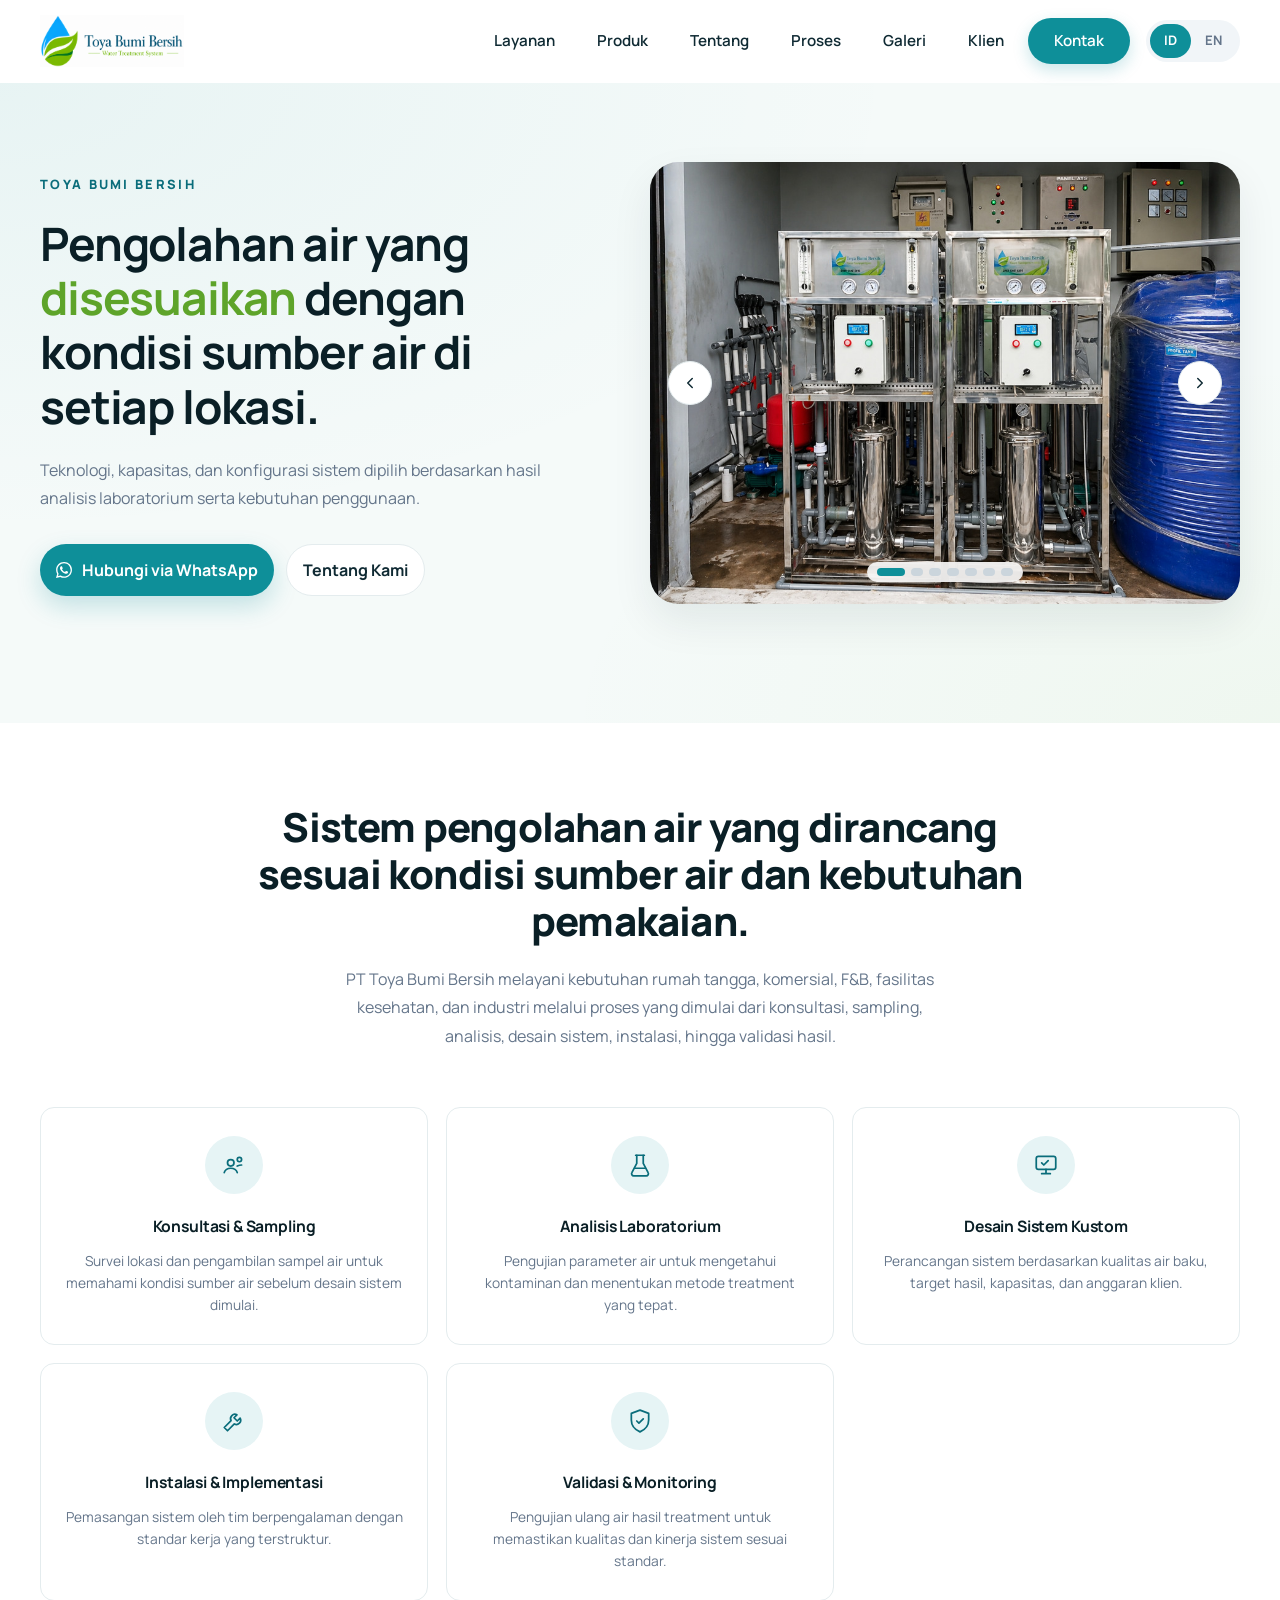
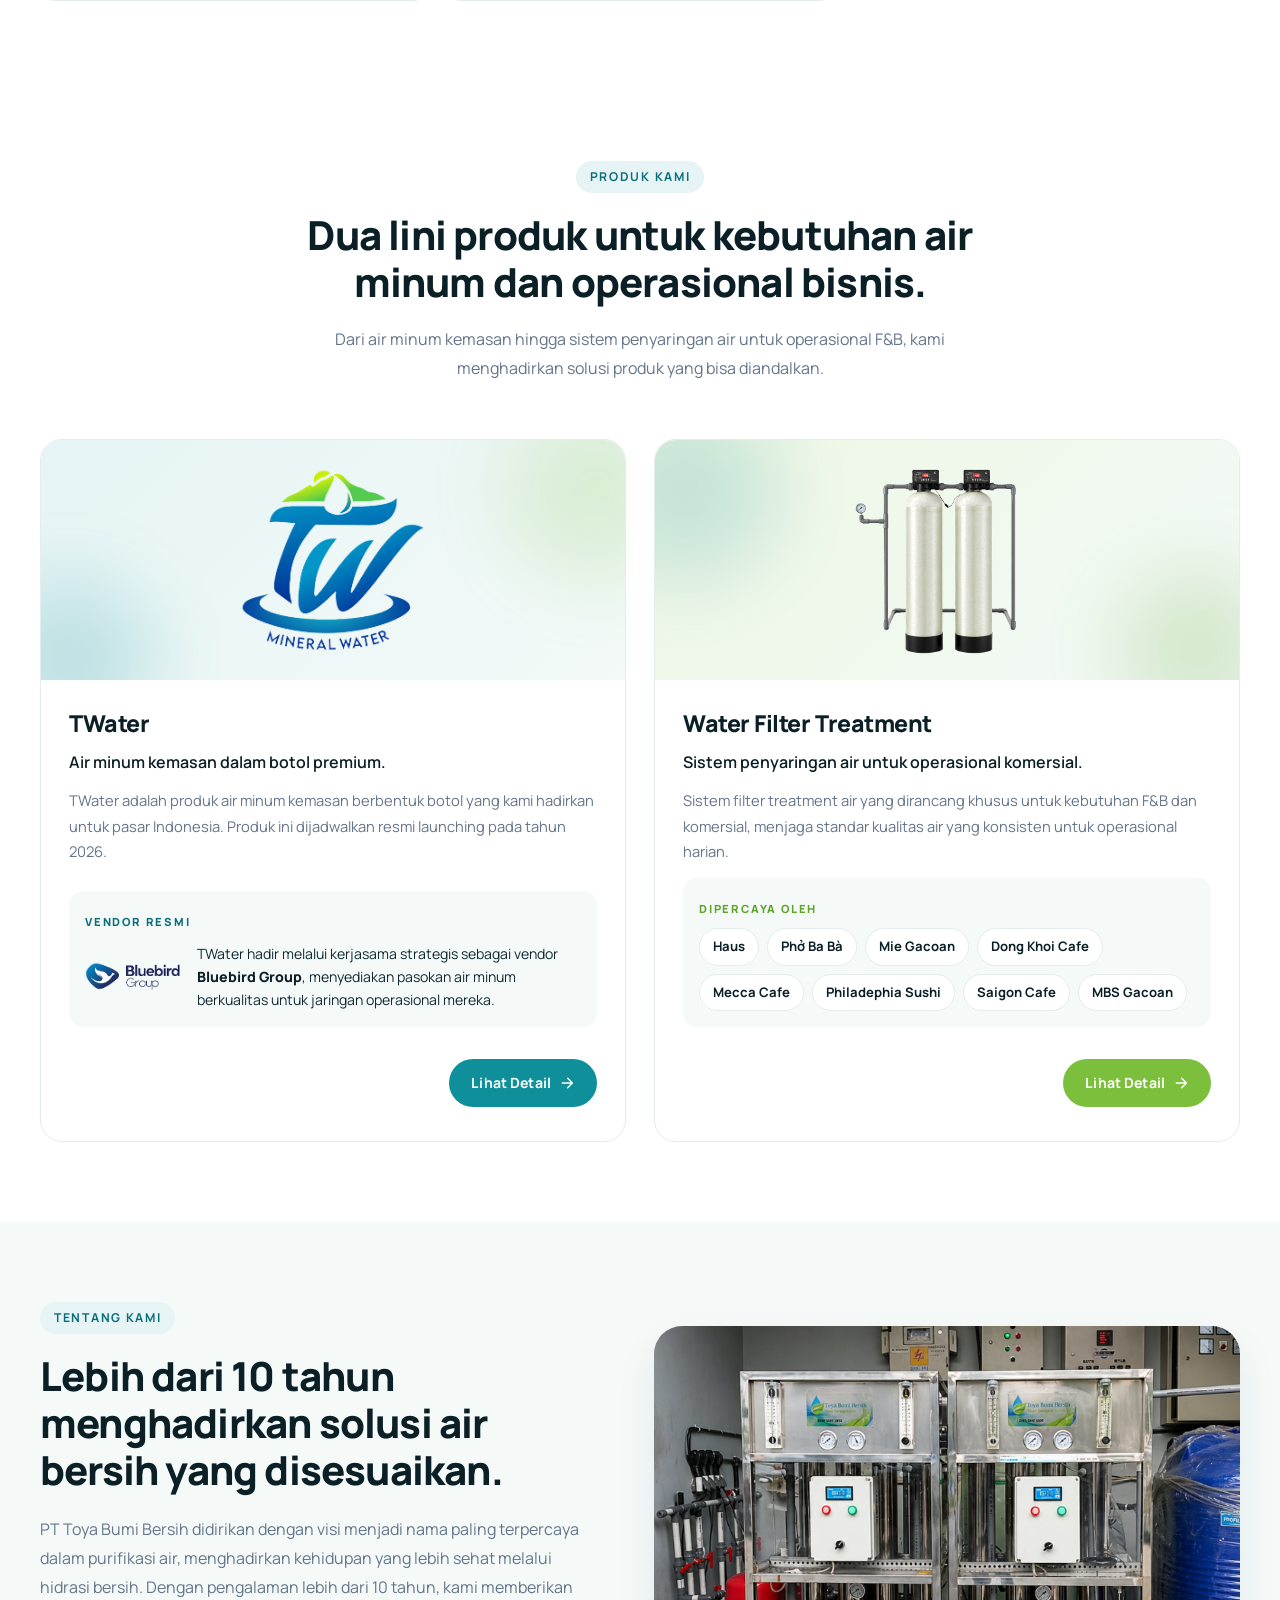
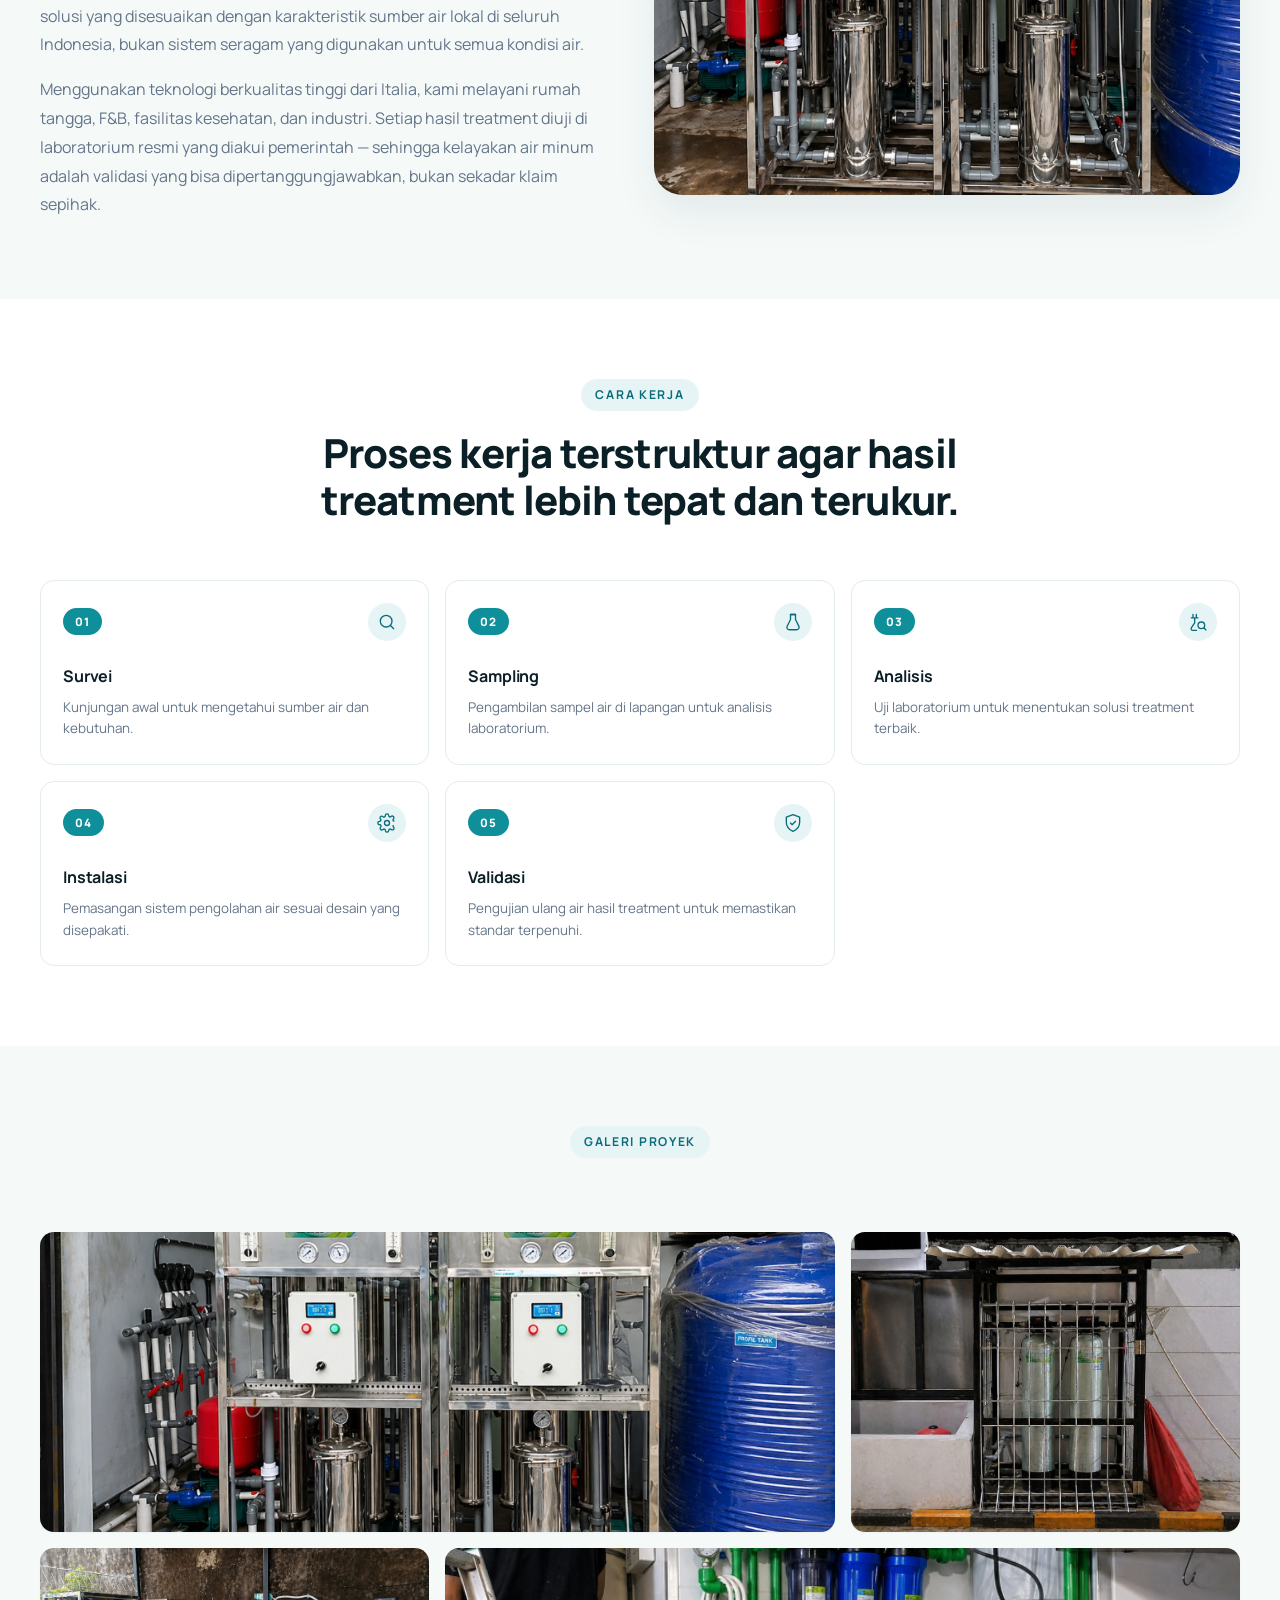
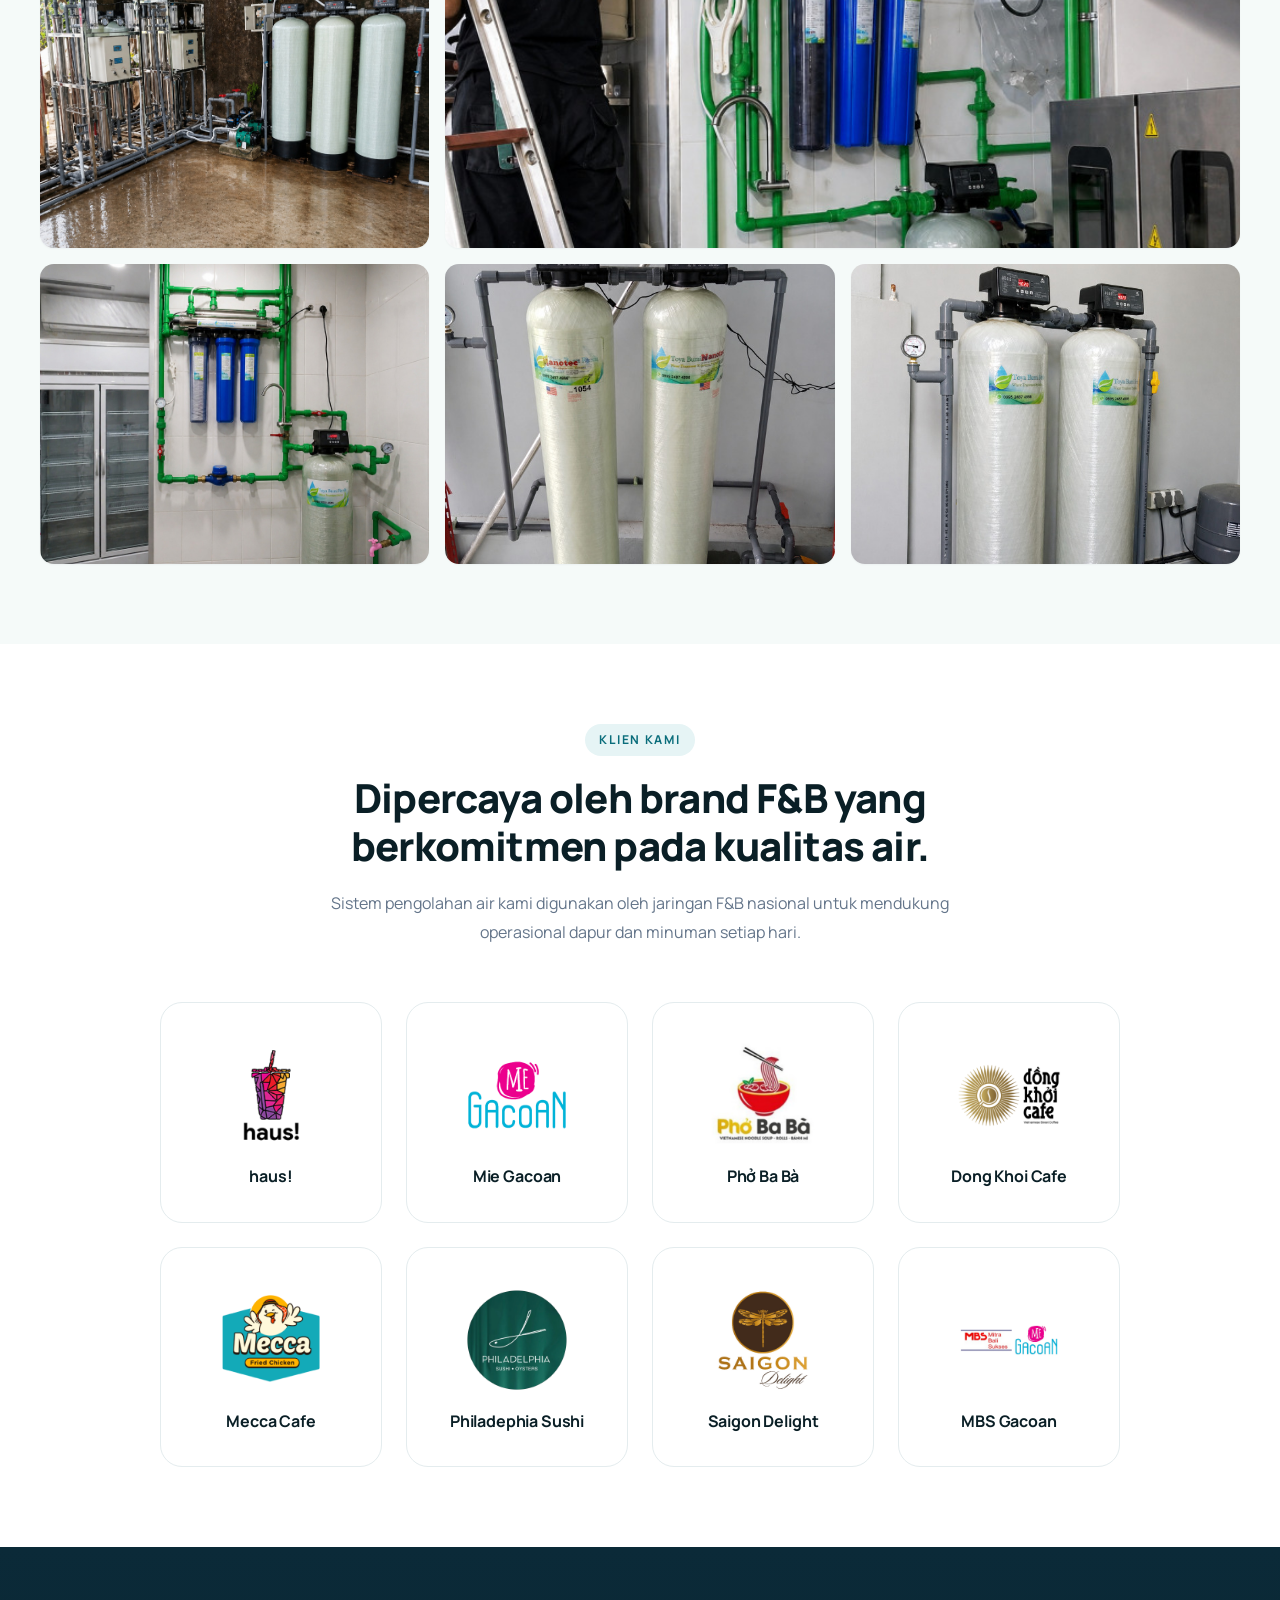
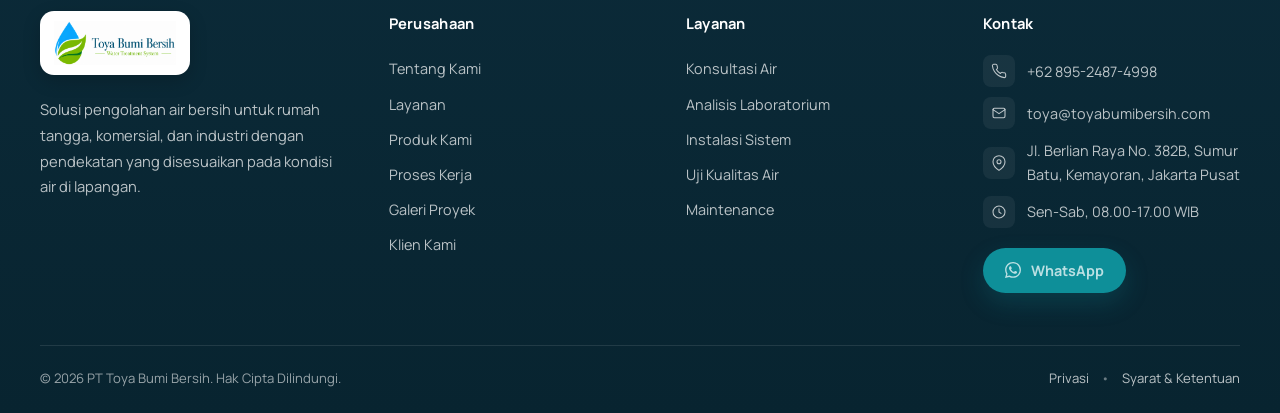
<file: index.html>
<!DOCTYPE html>
<html lang="id">

<head>
  <meta charset="UTF-8" />
  <meta http-equiv="X-UA-Compatible" content="IE=edge" />
  <meta name="viewport" content="width=device-width, initial-scale=1.0, viewport-fit=cover" />
  <meta name="theme-color" content="#0e8f99" />
  <meta name="format-detection" content="telephone=yes" />

  <title>Toya Bumi Bersih - Sistem Pengolahan Air</title>
  <meta name="description"
    content="PT Toya Bumi Bersih memberikan solusi pengolahan air bersih untuk rumah tangga, komersial, dan industri di Indonesia.">

  <link rel="icon" type="image/png" sizes="96x96" href="favicon-96x96.png">
  <link rel="icon" href="favicon.svg" type="image/svg+xml" sizes="any">
  <link rel="icon" href="favicon.ico">
  <link rel="apple-touch-icon" href="apple-touch-icon.png">
  <link rel="manifest" href="site.webmanifest">

  <meta name="google" content="translate" />
  <meta name="google" content="notranslate" data-disable="true" />

  <link rel="preconnect" href="https://fonts.googleapis.com" />
  <link rel="preconnect" href="https://fonts.gstatic.com" crossorigin />
  <link href="https://fonts.googleapis.com/css2?family=Manrope:wght@400;500;600;700;800&display=swap"
    rel="stylesheet" />

  <meta property="og:url" content="https://toyabumibersih.com/">
  <meta property="og:type" content="website">
  <meta property="og:title" content="Toya Bumi Bersih - Sistem Pengolahan Air">
  <meta property="og:description"
    content="PT Toya Bumi Bersih memberikan solusi pengolahan air bersih untuk rumah tangga, komersial, dan industri di Indonesia.">
  <meta property="og:image" content="https://toyabumibersih.com/assets/og-image.png">

  <meta name="twitter:card" content="summary_large_image">
  <meta property="twitter:domain" content="toyabumibersih.com">
  <meta property="twitter:url" content="https://toyabumibersih.com/">
  <meta name="twitter:title" content="Toya Bumi Bersih - Sistem Pengolahan Air">
  <meta name="twitter:description"
    content="PT Toya Bumi Bersih memberikan solusi pengolahan air bersih untuk rumah tangga, komersial, dan industri di Indonesia.">
  <meta name="twitter:image" content="https://toyabumibersih.com/assets/og-image.png">

  <link rel="stylesheet" href="styles/shared.css" />
  <link rel="stylesheet" href="styles/header.css" />
  <link rel="stylesheet" href="styles/footer.css" />
  <link rel="stylesheet" href="styles/gallery.css" />
  <link rel="stylesheet" href="styles/breadcrumb.css" />
  <link rel="stylesheet" href="styles/index.css" />
</head>

<body>
  <div class="page-shell">
    <header class="site-header">
      <div class="container nav-wrap">
        <a class="brand" href="/#beranda" aria-label="Toya Bumi Bersih">
          <img src="assets/logo.png" alt="Toya Bumi Bersih - Water Treatment System" />
        </a>

        <div class="header-right">
          <nav class="site-nav" aria-label="Navigasi utama">
            <a href="/#layanan" data-i18n="nav.services">Layanan</a>
            <a href="/#produk" data-i18n="nav.products">Produk</a>
            <a href="/#tentang" data-i18n="nav.about">Tentang</a>
            <a href="/#proses" data-i18n="nav.process">Proses</a>
            <a href="/#galeri" data-i18n="nav.gallery">Galeri</a>
            <a href="/#klien" data-i18n="nav.clients">Klien</a>
            <a href="/#kontak" class="nav-cta" data-i18n="nav.contact">Kontak</a>
          </nav>

          <div class="lang-toggle" role="group" aria-label="Pilih bahasa" translate="no">
            <button class="lang-button is-active" data-lang-switch="id" type="button">ID</button>
            <button class="lang-button" data-lang-switch="en" type="button">EN</button>
          </div>

          <button class="menu-toggle" type="button" aria-label="Buka menu" aria-expanded="false">
            <span></span>
            <span></span>
            <span></span>
          </button>
        </div>
      </div>
    </header>

    <section class="hero" id="beranda">
      <div class="container hero-grid">
        <div class="hero-copy reveal">
          <span class="hero-eyebrow" translate="no">Toya Bumi Bersih</span>
          <h1 class="hero-title" data-i18n="hero.title">
            Pengolahan air yang <span class="accent">disesuaikan</span> dengan kondisi sumber air di setiap lokasi.
          </h1>
          <p class="hero-text" data-i18n="hero.text">
            Teknologi, kapasitas, dan konfigurasi sistem dipilih berdasarkan hasil analisis laboratorium serta kebutuhan
            penggunaan.
          </p>
          <div class="hero-actions">
            <a class="button button-primary" href="https://wa.me/6289524874998" target="_blank" rel="noopener">
              <svg class="icon-sm" viewBox="0 0 24 24" fill="currentColor" aria-hidden="true">
                <path
                  d="M20.52 3.48A11.78 11.78 0 0 0 12.06 0C5.5 0 .17 5.33.17 11.89c0 2.1.55 4.14 1.6 5.94L0 24l6.32-1.65a11.86 11.86 0 0 0 5.74 1.46h.01c6.56 0 11.89-5.33 11.89-11.89 0-3.17-1.23-6.16-3.44-8.44ZM12.07 21.8a9.86 9.86 0 0 1-5.03-1.38l-.36-.22-3.75.98 1-3.65-.24-.38a9.84 9.84 0 0 1-1.51-5.26c0-5.45 4.44-9.89 9.9-9.89 2.64 0 5.12 1.03 6.99 2.9a9.8 9.8 0 0 1 2.9 6.99c0 5.46-4.44 9.91-9.9 9.91Zm5.43-7.42c-.3-.15-1.76-.87-2.04-.97-.27-.1-.47-.15-.67.15-.2.3-.77.97-.94 1.17-.17.2-.35.22-.65.07-.3-.15-1.26-.46-2.4-1.48-.89-.79-1.49-1.77-1.66-2.07-.17-.3-.02-.46.13-.61.13-.13.3-.35.45-.52.15-.17.2-.3.3-.5.1-.2.05-.37-.02-.52-.07-.15-.67-1.62-.92-2.21-.24-.58-.49-.5-.67-.51h-.57c-.2 0-.52.07-.79.37-.27.3-1.04 1.02-1.04 2.48s1.07 2.88 1.22 3.08c.15.2 2.1 3.2 5.09 4.49.71.31 1.27.5 1.71.64.72.23 1.37.2 1.88.12.57-.08 1.76-.72 2-1.42.25-.7.25-1.3.17-1.42-.07-.12-.27-.2-.57-.35Z" />
              </svg>
              <span data-i18n="hero.primaryCta">Hubungi via WhatsApp</span>
            </a>
            <a class="button button-ghost" href="/#tentang" data-i18n="hero.secondaryCta">Tentang Kami</a>
          </div>
        </div>

        <div class="hero-media reveal">
          <div class="hero-carousel" data-carousel>
            <div class="hero-carousel-track">
              <div class="hero-slide"><img src="assets/projects/site-1.jpg" alt="Instalasi proyek filter air" /></div>
              <div class="hero-slide"><img src="assets/projects/site-2.jpg" alt="Instalasi proyek filter air" /></div>
              <div class="hero-slide"><img src="assets/projects/site-3.jpg" alt="Instalasi proyek filter air" /></div>
              <div class="hero-slide"><img src="assets/projects/site-4.jpg" alt="Instalasi proyek filter air" /></div>
              <div class="hero-slide"><img src="assets/projects/site-5.jpg" alt="Instalasi proyek filter air" /></div>
              <div class="hero-slide"><img src="assets/projects/site-6.jpg" alt="Instalasi proyek filter air" /></div>
              <div class="hero-slide"><img src="assets/projects/site-7.jpg" alt="Instalasi proyek filter air" /></div>
            </div>

            <button class="carousel-button carousel-button-prev" type="button" aria-label="Slide sebelumnya"
              data-carousel-prev>
              <svg class="icon-sm" viewBox="0 0 24 24" fill="none" stroke="currentColor" stroke-width="2"
                stroke-linecap="round" stroke-linejoin="round">
                <polyline points="15 18 9 12 15 6" />
              </svg>
            </button>
            <button class="carousel-button carousel-button-next" type="button" aria-label="Slide berikutnya"
              data-carousel-next>
              <svg class="icon-sm" viewBox="0 0 24 24" fill="none" stroke="currentColor" stroke-width="2"
                stroke-linecap="round" stroke-linejoin="round">
                <polyline points="9 18 15 12 9 6" />
              </svg>
            </button>

            <div class="hero-carousel-dots" role="tablist">
              <button class="hero-carousel-dot is-active" type="button" aria-label="Slide 1"></button>
              <button class="hero-carousel-dot" type="button" aria-label="Slide 2"></button>
              <button class="hero-carousel-dot" type="button" aria-label="Slide 3"></button>
              <button class="hero-carousel-dot" type="button" aria-label="Slide 4"></button>
              <button class="hero-carousel-dot" type="button" aria-label="Slide 5"></button>
              <button class="hero-carousel-dot" type="button" aria-label="Slide 6"></button>
              <button class="hero-carousel-dot" type="button" aria-label="Slide 7"></button>
            </div>
          </div>
        </div>
      </div>
    </section>

    <section class="section services-section" id="layanan">
      <div class="container">
        <div class="section-heading reveal">
          <h2 class="section-title section-title-wide" data-i18n="intro.title">
            Sistem pengolahan air yang dirancang sesuai kondisi sumber air dan kebutuhan pemakaian.
          </h2>
          <p class="section-lead" data-i18n="intro.lead">
            PT Toya Bumi Bersih melayani kebutuhan rumah tangga, komersial, F&amp;B, fasilitas kesehatan, dan industri
            melalui proses yang dimulai dari konsultasi, sampling, analisis, desain sistem, instalasi, hingga validasi
            hasil.
          </p>
        </div>

        <div class="services-grid">
          <article class="service-card reveal">
            <div class="service-icon">
              <svg class="icon" viewBox="0 0 24 24" fill="none" stroke="currentColor" stroke-width="1.6"
                stroke-linecap="round" stroke-linejoin="round">
                <circle cx="9" cy="10" r="3" />
                <path d="M3 19c.8-2.5 3.2-4 6-4s5.2 1.5 6 4" />
                <circle cx="17" cy="7" r="2" />
                <path d="M15 13c1.3-.6 2.6-1 4-1" />
              </svg>
            </div>
            <h3 data-i18n="services.card1Title">Konsultasi &amp; Sampling</h3>
            <p data-i18n="services.card1Text">Survei lokasi dan pengambilan sampel air untuk memahami kondisi sumber air
              sebelum desain sistem dimulai.</p>
          </article>

          <article class="service-card reveal">
            <div class="service-icon">
              <svg class="icon" viewBox="0 0 24 24" fill="none" stroke="currentColor" stroke-width="1.6"
                stroke-linecap="round" stroke-linejoin="round">
                <path d="M9 3v7.5L4.5 19a2 2 0 0 0 1.7 3h11.6a2 2 0 0 0 1.7-3L15 10.5V3" />
                <path d="M8 3h8" />
                <path d="M7 15h10" />
              </svg>
            </div>
            <h3 data-i18n="services.card2Title">Analisis Laboratorium</h3>
            <p data-i18n="services.card2Text">Pengujian parameter air untuk mengetahui kontaminan dan menentukan metode
              treatment yang tepat.</p>
          </article>

          <article class="service-card reveal">
            <div class="service-icon">
              <svg class="icon" viewBox="0 0 24 24" fill="none" stroke="currentColor" stroke-width="1.6"
                stroke-linecap="round" stroke-linejoin="round">
                <rect x="3" y="4" width="18" height="12" rx="2" />
                <path d="M8 20h8M12 16v4" />
                <path d="M8 10l2 2 4-4" />
              </svg>
            </div>
            <h3 data-i18n="services.card3Title">Desain Sistem Kustom</h3>
            <p data-i18n="services.card3Text">Perancangan sistem berdasarkan kualitas air baku, target hasil, kapasitas,
              dan anggaran klien.</p>
          </article>

          <article class="service-card reveal">
            <div class="service-icon">
              <svg class="icon" viewBox="0 0 24 24" fill="none" stroke="currentColor" stroke-width="1.6"
                stroke-linecap="round" stroke-linejoin="round">
                <path d="M14.7 6.3a4 4 0 0 0-5.4 5.4L3 18l3 3 6.3-6.3a4 4 0 0 0 5.4-5.4L15 12l-3-3 2.7-2.7Z" />
              </svg>
            </div>
            <h3 data-i18n="services.card5Title">Instalasi &amp; Implementasi</h3>
            <p data-i18n="services.card5Text">Pemasangan sistem oleh tim berpengalaman dengan standar kerja yang
              terstruktur.</p>
          </article>

          <article class="service-card reveal">
            <div class="service-icon">
              <svg class="icon" viewBox="0 0 24 24" fill="none" stroke="currentColor" stroke-width="1.6"
                stroke-linecap="round" stroke-linejoin="round">
                <path d="M12 2 4 5v6c0 5 3.5 9 8 11 4.5-2 8-6 8-11V5l-8-3Z" />
                <path d="m9 12 2 2 4-4" />
              </svg>
            </div>
            <h3 data-i18n="services.card6Title">Validasi &amp; Monitoring</h3>
            <p data-i18n="services.card6Text">Pengujian ulang air hasil treatment untuk memastikan kualitas dan kinerja
              sistem sesuai standar.</p>
          </article>
        </div>
      </div>
    </section>

    <section class="section products-section" id="produk">
      <div class="container">
        <div class="section-heading reveal">
          <span class="eyebrow" data-i18n="products.eyebrow">Produk Kami</span>
          <h2 class="section-title section-title-wide" data-i18n="products.title">
            Dua lini produk untuk kebutuhan air minum dan operasional bisnis.
          </h2>
          <p class="section-lead" data-i18n="products.lead">
            Dari air minum kemasan hingga sistem penyaringan air untuk operasional F&amp;B, kami menghadirkan solusi
            produk yang bisa diandalkan.
          </p>
        </div>

        <div class="products-grid">
          <article class="product-card reveal" data-product-link="twater">
            <div class="product-visual product-visual-twater" aria-hidden="true"
              style="background:linear-gradient(135deg,#e6f4f5 0%,#f3faf8 100%);display:flex;align-items:center;justify-content:center;padding:16px;">
              <img src="assets/services/twater.png" alt="TWater 1.5L"
                style="position:relative;z-index:2;max-height:100%;max-width:100%;width:auto;height:auto;object-fit:contain;display:block;" />
            </div>
            <div class="product-body">
              <div class="product-head">
                <h3 class="product-name" translate="no">TWater</h3>
              </div>
              <p class="product-tagline" data-i18n="products.twater.tagline">
                Air minum kemasan dalam botol premium.
              </p>
              <p class="product-desc" data-i18n="products.twater.desc">
                TWater adalah produk air minum kemasan berbentuk botol yang kami hadirkan untuk pasar Indonesia. Produk
                ini dijadwalkan resmi launching pada tahun 2026.
              </p>
              <div class="product-highlight product-highlight-primary">
                <span class="product-highlight-label" data-i18n="products.twater.partnerLabel">Vendor Resmi</span>
                <div class="product-highlight-content">
                  <img src="assets/partners/bluebird.png" alt="Bluebird Group" class="product-highlight-logo" />
                  <p class="product-highlight-text" style="margin:0;" data-i18n="products.twater.partnerText">
                    TWater hadir melalui kerjasama strategis sebagai vendor <strong translate="no">Bluebird
                      Group</strong>, menyediakan pasokan air minum berkualitas untuk jaringan operasional mereka.
                  </p>
                </div>
              </div>
              <a href="twater" class="product-cta">
                <span data-i18n="products.twater.detailCta">Lihat Detail</span>
                <svg viewBox="0 0 24 24" fill="none" stroke="currentColor" stroke-width="2.2" stroke-linecap="round"
                  stroke-linejoin="round" aria-hidden="true">
                  <path d="M5 12h14M13 5l7 7-7 7" />
                </svg>
              </a>
            </div>
          </article>
          <article class="product-card reveal" data-product-link="water-filter">
            <div class="product-visual product-visual-filter" aria-hidden="true"
              style="background:linear-gradient(135deg,#eef7e3 0%,#f3faf8 100%);display:flex;align-items:center;justify-content:center;padding:16px;">
              <img src="assets/services/water-filter.png" alt="Water Filter Installation"
                style="position:relative;z-index:2;max-height:100%;max-width:100%;width:auto;height:auto;object-fit:contain;display:block;" />
            </div>
            <div class="product-body">
              <div class="product-head">
                <h3 class="product-name">Water Filter Treatment</h3>
              </div>
              <p class="product-tagline" data-i18n="products.filter.tagline">
                Sistem penyaringan air untuk operasional komersial.
              </p>
              <p class="product-desc" data-i18n="products.filter.desc">
                Sistem filter treatment air yang dirancang khusus untuk kebutuhan F&amp;B dan komersial, menjaga standar
                kualitas air yang konsisten untuk operasional harian.
              </p>
              <div class="product-highlight product-highlight-accent">
                <span class="product-highlight-label" data-i18n="products.filter.clientsLabel">Dipercaya Oleh</span>
                <ul class="product-clients" translate="no" aria-label="Klien Water Filter Treatment">
                  <li>Haus</li>
                  <li>Phở Ba Bà</li>
                  <li>Mie Gacoan</li>
                  <li>Dong Khoi Cafe</li>
                  <li>Mecca Cafe</li>
                  <li>Philadephia Sushi</li>
                  <li>Saigon Cafe</li>
                  <li>MBS Gacoan</li>
                </ul>
              </div>
              <a href="water-filter" class="product-cta product-cta-accent">
                <span data-i18n="products.filter.detailCta">Lihat Detail</span>
                <svg viewBox="0 0 24 24" fill="none" stroke="currentColor" stroke-width="2.2" stroke-linecap="round"
                  stroke-linejoin="round" aria-hidden="true">
                  <path d="M5 12h14M13 5l7 7-7 7" />
                </svg>
              </a>
            </div>
          </article>
        </div>
      </div>
    </section>

    <section class="section section-alt about-section" id="tentang">
      <div class="container about-grid">
        <div class="about-text reveal">
          <span class="eyebrow" data-i18n="about.eyebrow">Tentang Kami</span>
          <h2 class="section-title section-title-medium" data-i18n="about.title">
            Lebih dari 10 tahun menghadirkan solusi air bersih yang disesuaikan.
          </h2>
          <p data-i18n="about.story1">
            PT Toya Bumi Bersih didirikan dengan visi menjadi nama paling terpercaya dalam purifikasi air, menghadirkan
            kehidupan yang lebih sehat melalui hidrasi bersih. Dengan pengalaman lebih dari 10 tahun, kami memberikan
            solusi yang disesuaikan dengan karakteristik sumber air lokal di seluruh Indonesia, bukan sistem seragam
            yang digunakan untuk semua kondisi air.
          </p>
          <p data-i18n="about.story2">
            Menggunakan teknologi berkualitas tinggi dari Italia, kami melayani rumah tangga, F&amp;B, fasilitas
            kesehatan, dan industri. Setiap hasil treatment diuji di laboratorium resmi yang diakui pemerintah —
            sehingga kelayakan air minum adalah validasi yang bisa dipertanggungjawabkan, bukan sekadar klaim sepihak.
          </p>
        </div>

        <div class="about-media reveal">
          <img src="assets/sites.png" alt="Instalasi sistem pengolahan air Toya Bumi Bersih" />
        </div>
      </div>
    </section>

    <section class="section process-section" id="proses">
      <div class="container">
        <div class="section-heading reveal">
          <span class="eyebrow" data-i18n="process.eyebrow">Cara Kerja</span>
          <h2 class="section-title section-title-wide" data-i18n="process.title">
            Proses kerja terstruktur agar hasil treatment lebih tepat dan terukur.
          </h2>
        </div>

        <ol class="timeline">
          <li class="timeline-item reveal">
            <div class="timeline-top">
              <span class="timeline-num" translate="no">01</span>
              <span class="timeline-icon">
                <svg class="icon" viewBox="0 0 24 24" fill="none" stroke="currentColor" stroke-width="1.6"
                  stroke-linecap="round" stroke-linejoin="round">
                  <circle cx="11" cy="11" r="7" />
                  <path d="m20 20-3.5-3.5" />
                </svg>
              </span>
            </div>
            <h3 data-i18n="process.step1Title">Survei</h3>
            <p data-i18n="process.step1Text">Kunjungan awal untuk mengetahui sumber air dan kebutuhan.</p>
          </li>

          <li class="timeline-item reveal">
            <div class="timeline-top">
              <span class="timeline-num" translate="no">02</span>
              <span class="timeline-icon">
                <svg class="icon" viewBox="0 0 24 24" fill="none" stroke="currentColor" stroke-width="1.6"
                  stroke-linecap="round" stroke-linejoin="round">
                  <path d="M9 3h6v6l4 8a3 3 0 0 1-2.7 4.3H7.7A3 3 0 0 1 5 17l4-8V3Z" />
                  <path d="M9 3h6" />
                </svg>
              </span>
            </div>
            <h3 data-i18n="process.step2Title">Sampling</h3>
            <p data-i18n="process.step2Text">Pengambilan sampel air di lapangan untuk analisis laboratorium.</p>
          </li>

          <li class="timeline-item reveal">
            <div class="timeline-top">
              <span class="timeline-num" translate="no">03</span>
              <span class="timeline-icon">
                <svg class="icon" viewBox="0 0 24 24" fill="none" stroke="currentColor" stroke-width="1.6"
                  stroke-linecap="round" stroke-linejoin="round">
                  <path d="M6 3v4M10 3v4M4 7h8M8 7v6l-4 6a2 2 0 0 0 1.7 3h4.6" />
                  <circle cx="16" cy="16" r="4" />
                  <path d="m19 19 2.5 2.5" />
                </svg>
              </span>
            </div>
            <h3 data-i18n="process.step3Title">Analisis</h3>
            <p data-i18n="process.step3Text">Uji laboratorium untuk menentukan solusi treatment terbaik.</p>
          </li>

          <li class="timeline-item reveal">
            <div class="timeline-top">
              <span class="timeline-num" translate="no">04</span>
              <span class="timeline-icon">
                <svg class="icon" viewBox="0 0 24 24" fill="none" stroke="currentColor" stroke-width="1.6"
                  stroke-linecap="round" stroke-linejoin="round">
                  <circle cx="12" cy="12" r="3" />
                  <path
                    d="M19.4 15a1.65 1.65 0 0 0 .33 1.82l.06.06a2 2 0 1 1-2.83 2.83l-.06-.06a1.65 1.65 0 0 0-1.82-.33 1.65 1.65 0 0 0-1 1.51V21a2 2 0 0 1-4 0v-.09a1.65 1.65 0 0 0-1-1.51 1.65 1.65 0 0 0-1.82.33l-.06.06a2 2 0 1 1-2.83-2.83l.06-.06a1.65 1.65 0 0 0 .33-1.82 1.65 1.65 0 0 0-1.51-1H3a2 2 0 0 1 0-4h.09a1.65 1.65 0 0 0 1.51-1 1.65 1.65 0 0 0-.33-1.82l-.06-.06a2 2 0 1 1 2.83-2.83l.06.06a1.65 1.65 0 0 0 1.82.33H9a1.65 1.65 0 0 0 1-1.51V3a2 2 0 0 1 4 0v.09a1.65 1.65 0 0 0 1 1.51 1.65 1.65 0 0 0 1.82-.33l.06-.06a2 2 0 1 1 2.83 2.83l-.06.06a1.65 1.65 0 0 0-.33 1.82V9c.36.13.68.38 1 .68" />
                </svg>
              </span>
            </div>
            <h3 data-i18n="process.step4Title">Instalasi</h3>
            <p data-i18n="process.step4Text">Pemasangan sistem pengolahan air sesuai desain yang disepakati.</p>
          </li>

          <li class="timeline-item reveal">
            <div class="timeline-top">
              <span class="timeline-num" translate="no">05</span>
              <span class="timeline-icon">
                <svg class="icon" viewBox="0 0 24 24" fill="none" stroke="currentColor" stroke-width="1.6"
                  stroke-linecap="round" stroke-linejoin="round">
                  <path d="M12 2 4 5v6c0 5 3.5 9 8 11 4.5-2 8-6 8-11V5l-8-3Z" />
                  <path d="m9 12 2 2 4-4" />
                </svg>
              </span>
            </div>
            <h3 data-i18n="process.step5Title">Validasi</h3>
            <p data-i18n="process.step5Text">Pengujian ulang air hasil treatment untuk memastikan standar terpenuhi.</p>
          </li>
        </ol>
      </div>
    </section>

    <section class="section section-alt gallery-section" id="galeri">
      <div class="container">
        <div class="section-heading reveal">
          <span class="eyebrow" data-i18n="projects.eyebrow">Galeri Proyek</span>
        </div>

        <div class="gallery-grid">
          <div class="gallery-item reveal is-wide">
            <img src="assets/projects/site-1.jpg" alt="Instalasi proyek 1" />
          </div>
          <div class="gallery-item reveal">
            <img src="assets/projects/site-2.jpg" alt="Instalasi proyek 2" />
          </div>
          <div class="gallery-item reveal">
            <img src="assets/projects/site-3.jpg" alt="Instalasi proyek 3" />
          </div>
          <div class="gallery-item reveal is-wide">
            <img src="assets/projects/site-4.jpg" alt="Instalasi proyek 4" />
          </div>
          <div class="gallery-item reveal">
            <img src="assets/projects/site-5.jpg" alt="Instalasi proyek 5" />
          </div>
          <div class="gallery-item reveal">
            <img src="assets/projects/site-6.jpg" alt="Instalasi proyek 5" />
          </div>
          <div class="gallery-item reveal">
            <img src="assets/projects/site-7.jpg" alt="Instalasi proyek 5" />
          </div>
        </div>
      </div>
    </section>

    <section class="section clients-section" id="klien">
      <div class="container">
        <div class="section-heading reveal">
          <span class="eyebrow" data-i18n="clients.eyebrow">Klien Kami</span>
          <h2 class="section-title section-title-wide" data-i18n="clients.title">
            Dipercaya oleh brand F&amp;B yang berkomitmen pada kualitas air.
          </h2>
          <p class="section-lead" data-i18n="clients.lead">
            Sistem pengolahan air kami digunakan oleh jaringan F&amp;B nasional untuk mendukung operasional dapur dan
            minuman setiap hari.
          </p>
        </div>

        <ul class="clients-grid" aria-label="Daftar klien kami">
          <li class="client-card reveal">
            <div class="client-logo">
              <img src="assets/clients/haus.png" alt="haus! - Minuman kekinian" loading="lazy" />
            </div>
            <span class="client-name" translate="no">haus!</span>
          </li>
          <li class="client-card reveal">
            <div class="client-logo">
              <img src="assets/clients/gacoan.png" alt="Mie Gacoan" loading="lazy" />
            </div>
            <span class="client-name" translate="no">Mie Gacoan</span>
          </li>
          <li class="client-card reveal">
            <div class="client-logo">
              <img src="assets/clients/phobaba.png" alt="Phở Ba Bà - Vietnamese noodle soup" loading="lazy" />
            </div>
            <span class="client-name" translate="no">Phở Ba Bà</span>
          </li>
          <li class="client-card reveal">
            <div class="client-logo">
              <img src="assets/clients/dong-khoi-cafe.png" alt="Dong Khoi Cafe" loading="lazy" />
            </div>
            <span class="client-name" translate="no">Dong Khoi Cafe</span>
          </li>
          <li class="client-card reveal">
            <div class="client-logo">
              <img src="assets/clients/mecca.png" alt="Mecca Cafe" loading="lazy" />
            </div>
            <span class="client-name" translate="no">Mecca Cafe</span>
          </li>
          <li class="client-card reveal">
            <div class="client-logo">
              <img src="assets/clients/philadephia-sushi.png" alt="Philadephia Sushi" loading="lazy" />
            </div>
            <span class="client-name" translate="no">Philadephia Sushi</span>
          </li>
          <li class="client-card reveal">
            <div class="client-logo">
              <img src="assets/clients/saigon.png" alt="Saigon Delight" loading="lazy" />
            </div>
            <span class="client-name" translate="no">Saigon Delight</span>
          </li>
          <li class="client-card reveal">
            <div class="client-logo">
              <img src="assets/clients/mbs-gacoan.png" alt="MBS Gacoan" loading="lazy" />
            </div>
            <span class="client-name" translate="no">MBS Gacoan</span>
          </li>
        </ul>
      </div>
    </section>

    <footer class="site-footer" id="kontak">
      <div class="container footer-shell">
        <div class="footer-grid">

          <div class="footer-brand-block">
            <a class="footer-brand" href="/w" aria-label="Toya Bumi Bersih">
              <img src="assets/logo.png" alt="Toya Bumi Bersih - Water Treatment System" />
            </a>
            <p data-i18n="footer.about">
              Solusi pengolahan air bersih untuk rumah tangga, komersial, dan industri dengan pendekatan yang
              disesuaikan pada kondisi air di lapangan.
            </p>
          </div>

          <div class="footer-links-group">
            <h3 data-i18n="footer.companyTitle">Perusahaan</h3>
            <a href="/#tentang" data-i18n="footer.company1">Tentang Kami</a>
            <a href="/#layanan" data-i18n="footer.company2">Layanan</a>
            <a href="/#produk" data-i18n="footer.products">Produk Kami</a>
            <a href="/#proses" data-i18n="footer.company3">Proses Kerja</a>
            <a href="/#galeri" data-i18n="footer.company4">Galeri Proyek</a>
            <a href="/#klien" data-i18n="footer.company5">Klien Kami</a>
          </div>

          <div class="footer-links-group">
            <h3 data-i18n="footer.serviceTitle">Layanan</h3>
            <a href="/#layanan" data-i18n="footer.service1">Konsultasi Air</a>
            <a href="/#layanan" data-i18n="footer.service2">Analisis Laboratorium</a>
            <a href="/#layanan" data-i18n="footer.service3">Instalasi Sistem</a>
            <a href="/#layanan" data-i18n="footer.service4">Uji Kualitas Air</a>
            <a href="/#layanan" data-i18n="footer.service5">Maintenance</a>
          </div>

          <div class="footer-links-group footer-contact-group">
            <h3 data-i18n="footer.contactTitle">Kontak</h3>

            <a class="footer-contact-item" href="tel:+6289524874998">
              <span class="footer-contact-icon">
                <svg viewBox="0 0 24 24" fill="none" stroke="currentColor" stroke-width="1.6" stroke-linecap="round"
                  stroke-linejoin="round">
                  <path
                    d="M22 16.9v3a2 2 0 0 1-2.2 2 19.8 19.8 0 0 1-8.6-3.1 19.5 19.5 0 0 1-6-6 19.8 19.8 0 0 1-3.1-8.7A2 2 0 0 1 4.1 2h3a2 2 0 0 1 2 1.7c.1.9.3 1.8.6 2.7a2 2 0 0 1-.4 2.1L8 9.8a16 16 0 0 0 6 6l1.3-1.3a2 2 0 0 1 2.1-.4c.9.3 1.8.5 2.7.6a2 2 0 0 1 1.7 2z" />
                </svg>
              </span>
              <span translate="no">+62 895-2487-4998</span>
            </a>

            <a class="footer-contact-item" href="mailto:toya@toyabumibersih.com">
              <span class="footer-contact-icon">
                <svg viewBox="0 0 24 24" fill="none" stroke="currentColor" stroke-width="1.6" stroke-linecap="round"
                  stroke-linejoin="round">
                  <rect x="3" y="5" width="18" height="14" rx="2" />
                  <path d="m3 7 9 6 9-6" />
                </svg>
              </span>
              <span translate="no">toya@toyabumibersih.com</span>
            </a>

            <a class="footer-contact-item"
              href="https://maps.google.com/?q=Jl.+Berlian+Raya+No.+382B,+Sumur+Batu,+Kemayoran,+Jakarta+Pusat"
              target="_blank" rel="noopener">
              <span class="footer-contact-icon">
                <svg viewBox="0 0 24 24" fill="none" stroke="currentColor" stroke-width="1.6" stroke-linecap="round"
                  stroke-linejoin="round">
                  <path d="M21 10c0 7-9 13-9 13s-9-6-9-13a9 9 0 0 1 18 0z" />
                  <circle cx="12" cy="10" r="3" />
                </svg>
              </span>
              <span data-i18n="footer.location">Jl. Berlian Raya No. 382B, Sumur Batu, Kemayoran, Jakarta Pusat</span>
            </a>

            <div class="footer-contact-item footer-contact-item--static">
              <span class="footer-contact-icon">
                <svg viewBox="0 0 24 24" fill="none" stroke="currentColor" stroke-width="1.6" stroke-linecap="round"
                  stroke-linejoin="round">
                  <circle cx="12" cy="12" r="9" />
                  <path d="M12 7v5l3 2" />
                </svg>
              </span>
              <span data-i18n="footer.hours">Sen-Sab, 08.00-17.00 WIB</span>
            </div>

            <a class="button button-primary footer-whatsapp" href="https://wa.me/6289524874998" target="_blank"
              rel="noopener">
              <svg class="icon-sm" viewBox="0 0 24 24" fill="currentColor" aria-hidden="true">
                <path
                  d="M20.52 3.48A11.78 11.78 0 0 0 12.06 0C5.5 0 .17 5.33.17 11.89c0 2.1.55 4.14 1.6 5.94L0 24l6.32-1.65a11.86 11.86 0 0 0 5.74 1.46h.01c6.56 0 11.89-5.33 11.89-11.89 0-3.17-1.23-6.16-3.44-8.44ZM12.07 21.8a9.86 9.86 0 0 1-5.03-1.38l-.36-.22-3.75.98 1-3.65-.24-.38a9.84 9.84 0 0 1-1.51-5.26c0-5.45 4.44-9.89 9.9-9.89 2.64 0 5.12 1.03 6.99 2.9a9.8 9.8 0 0 1 2.9 6.99c0 5.46-4.44 9.91-9.9 9.91Zm5.43-7.42c-.3-.15-1.76-.87-2.04-.97-.27-.1-.47-.15-.67.15-.2.3-.77.97-.94 1.17-.17.2-.35.22-.65.07-.3-.15-1.26-.46-2.4-1.48-.89-.79-1.49-1.77-1.66-2.07-.17-.3-.02-.46.13-.61.13-.13.3-.35.45-.52.15-.17.2-.3.3-.5.1-.2.05-.37-.02-.52-.07-.15-.67-1.62-.92-2.21-.24-.58-.49-.5-.67-.51h-.57c-.2 0-.52.07-.79.37-.27.3-1.04 1.02-1.04 2.48s1.07 2.88 1.22 3.08c.15.2 2.1 3.2 5.09 4.49.71.31 1.27.5 1.71.64.72.23 1.37.2 1.88.12.57-.08 1.76-.72 2-1.42.25-.7.25-1.3.17-1.42-.07-.12-.27-.2-.57-.35Z" />
              </svg>
              <span data-i18n="footer.whatsapp">WhatsApp</span>
            </a>
          </div>
        </div>

        <div class="footer-bottom">
          <p data-i18n="footer.bottomLeft">© 2026 PT Toya Bumi Bersih. Hak Cipta Dilindungi.</p>
          <div class="footer-bottom-links">
            <a href="/#" data-i18n="footer.privacy">Privasi</a>
            <span aria-hidden="true">•</span>
            <a href="/#" data-i18n="footer.terms">Syarat &amp; Ketentuan</a>
          </div>
        </div>
      </div>
    </footer>
  </div>

  <script src="scripts/main.js" type="module"></script>
</body>

</html>
</file>
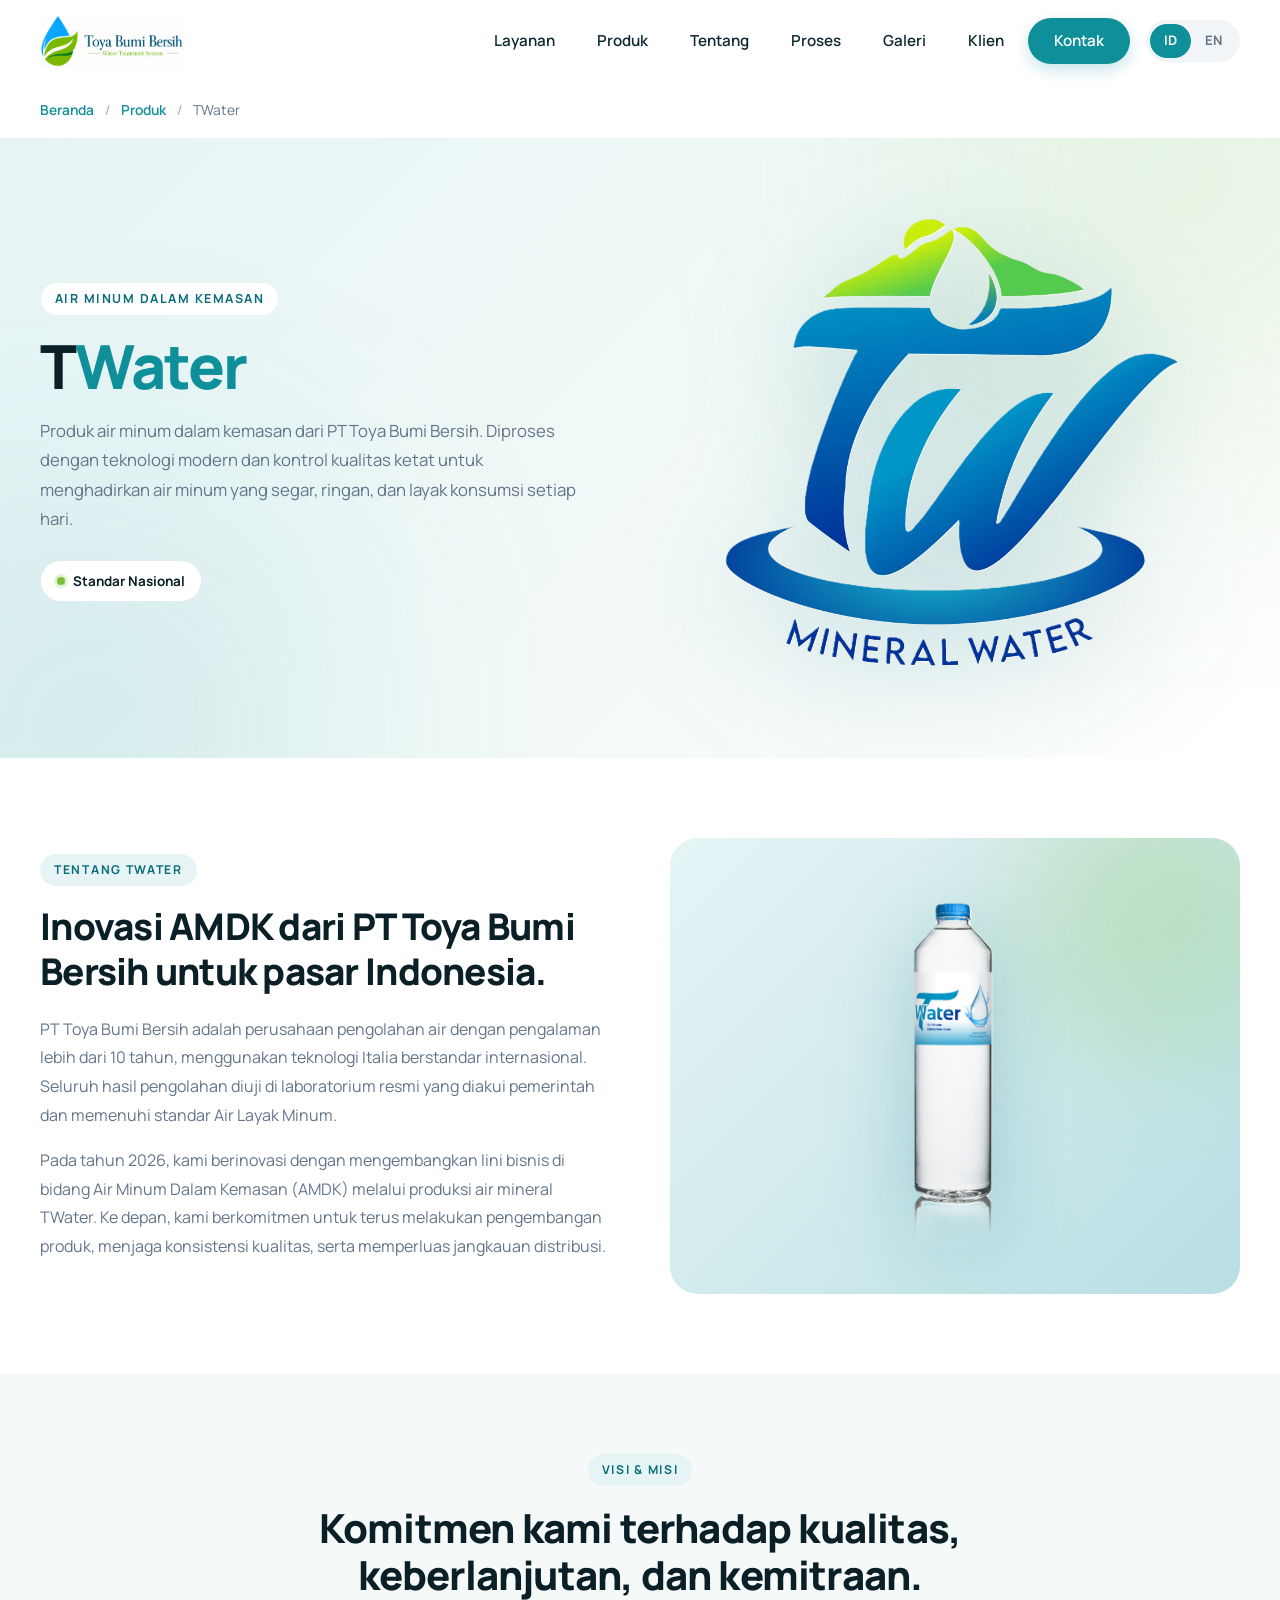
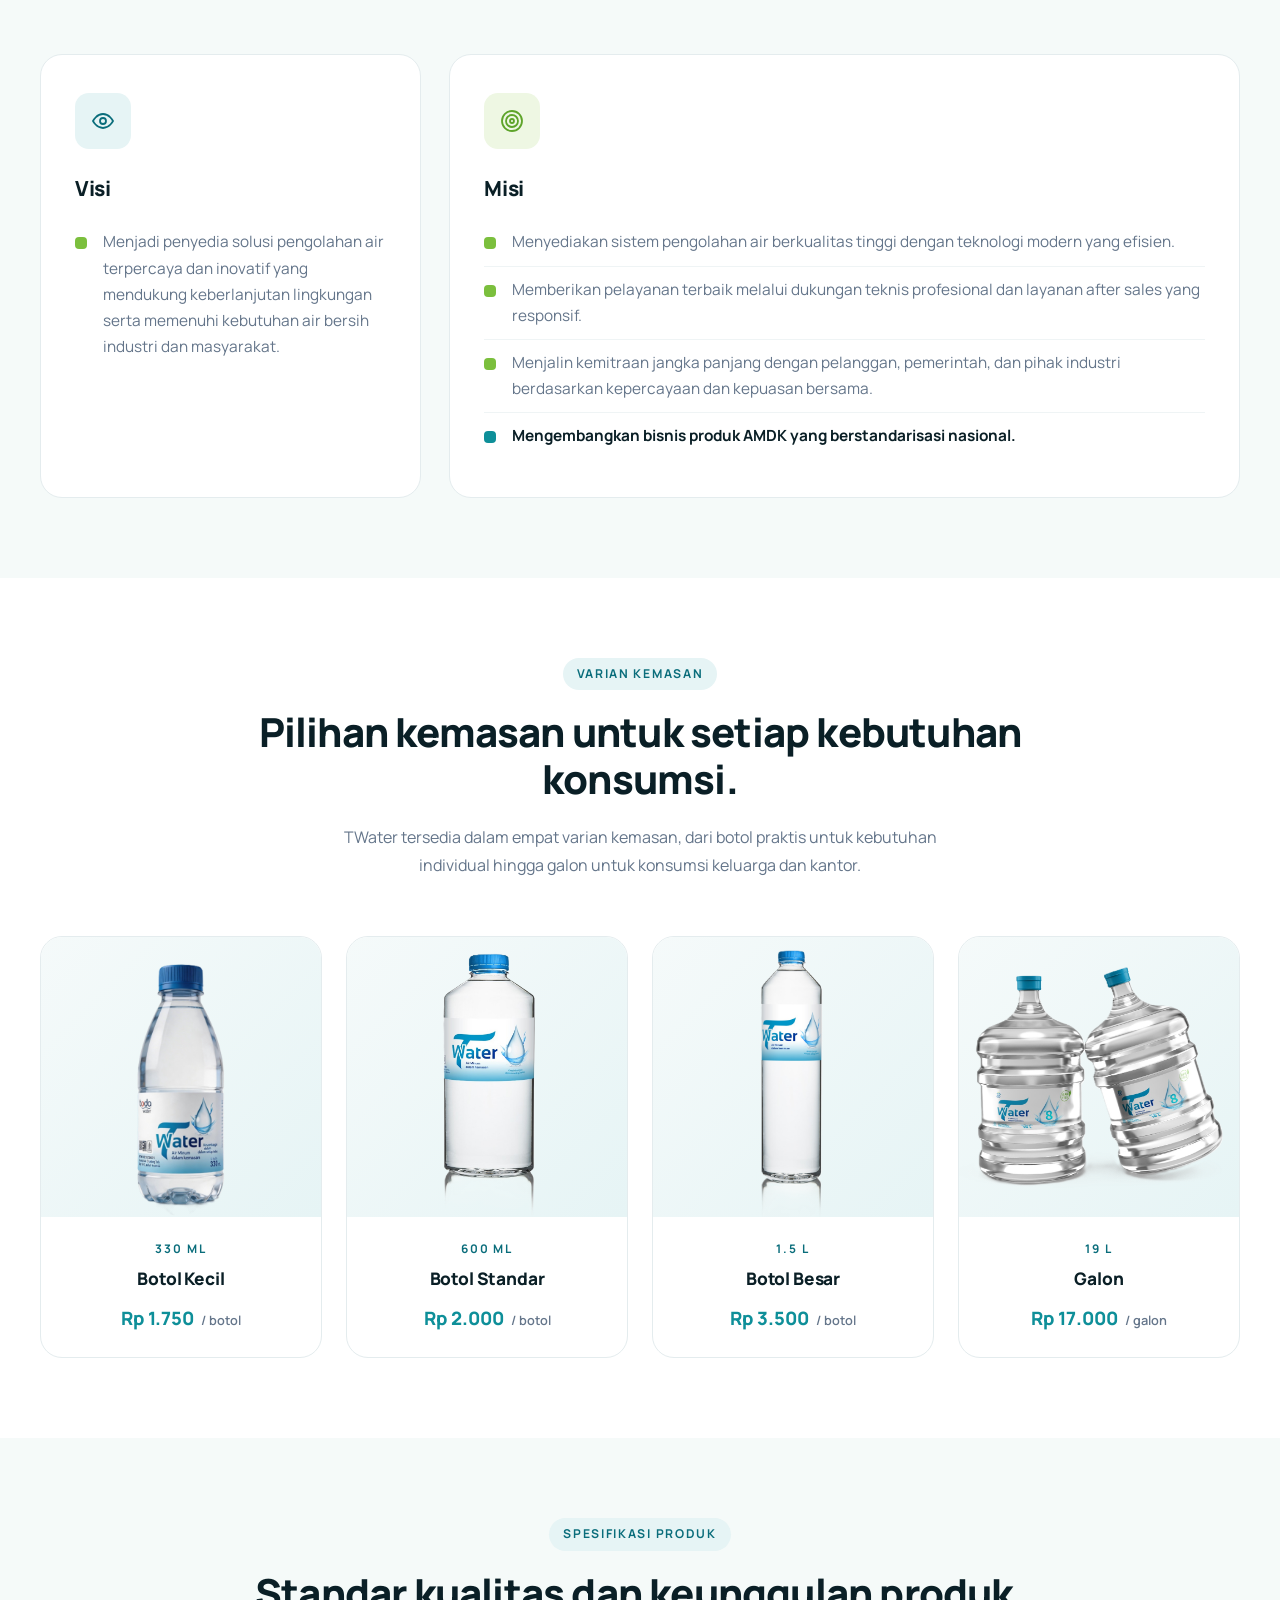
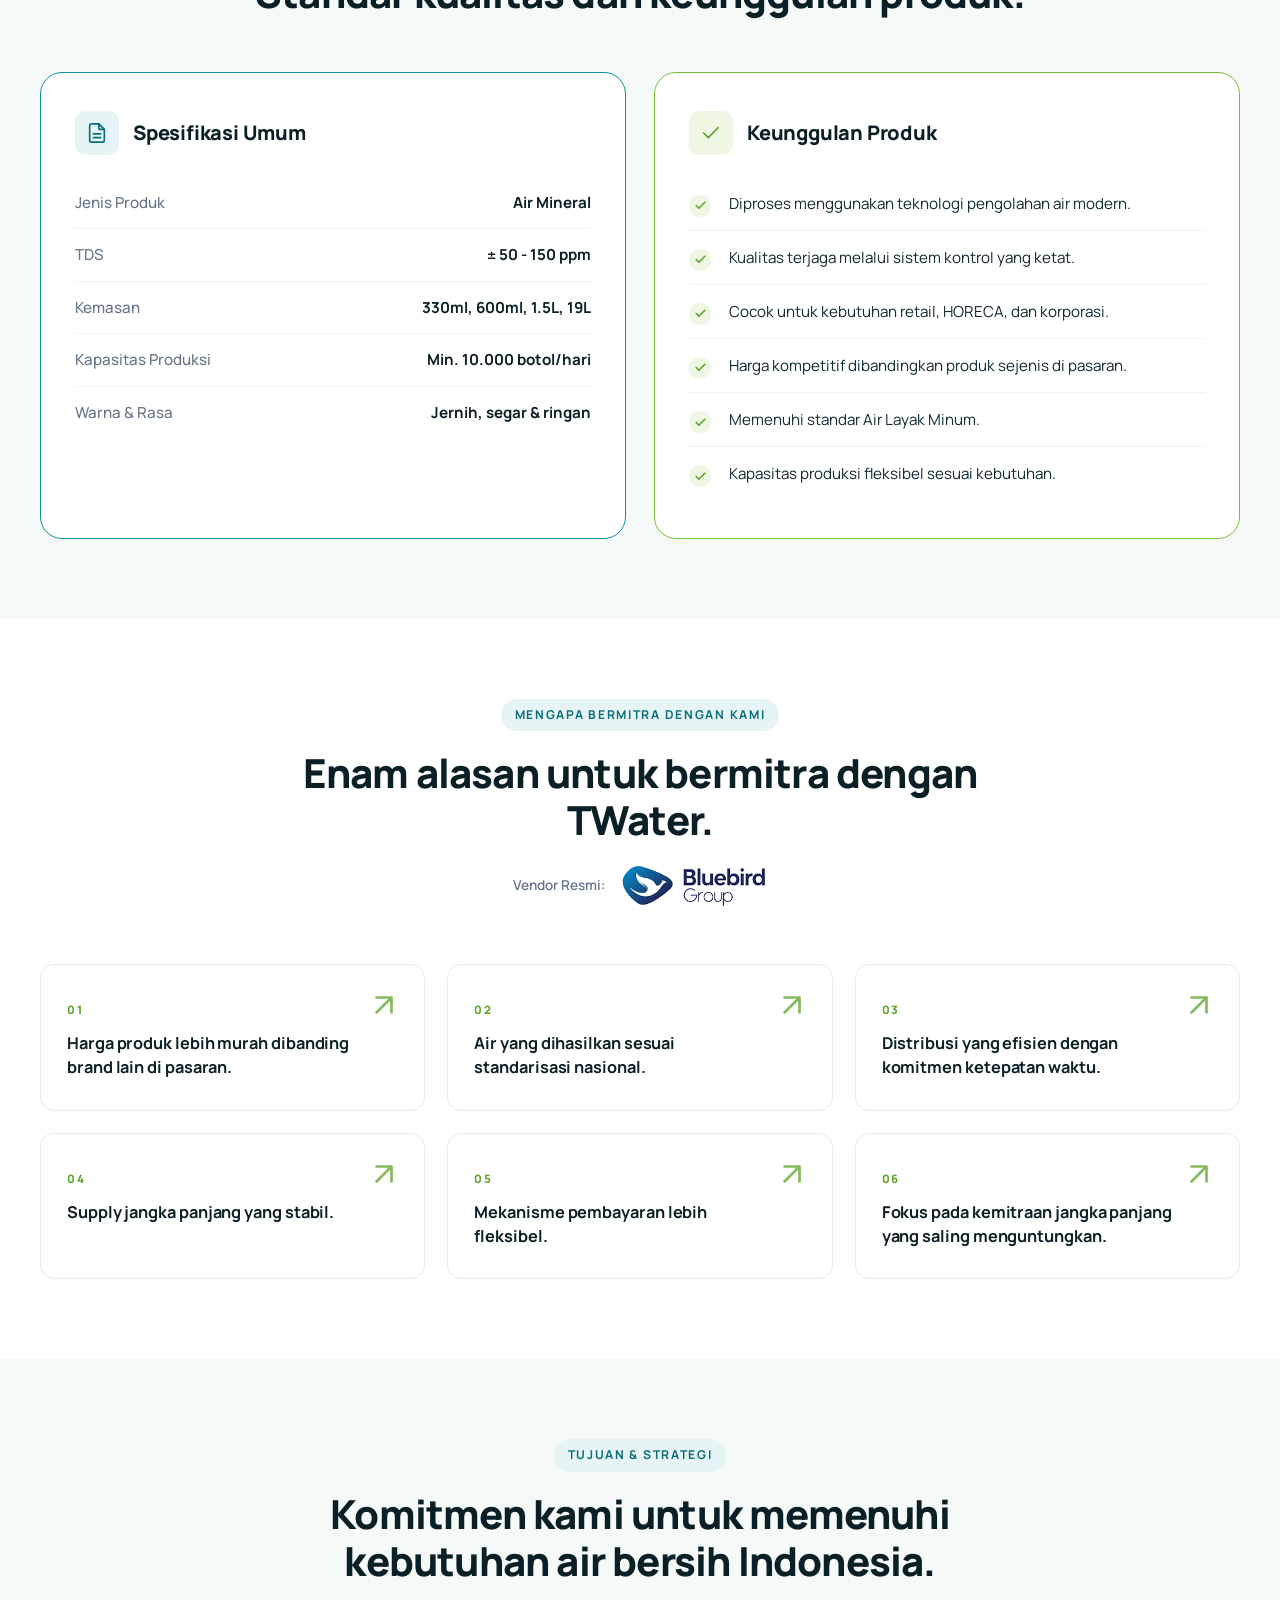
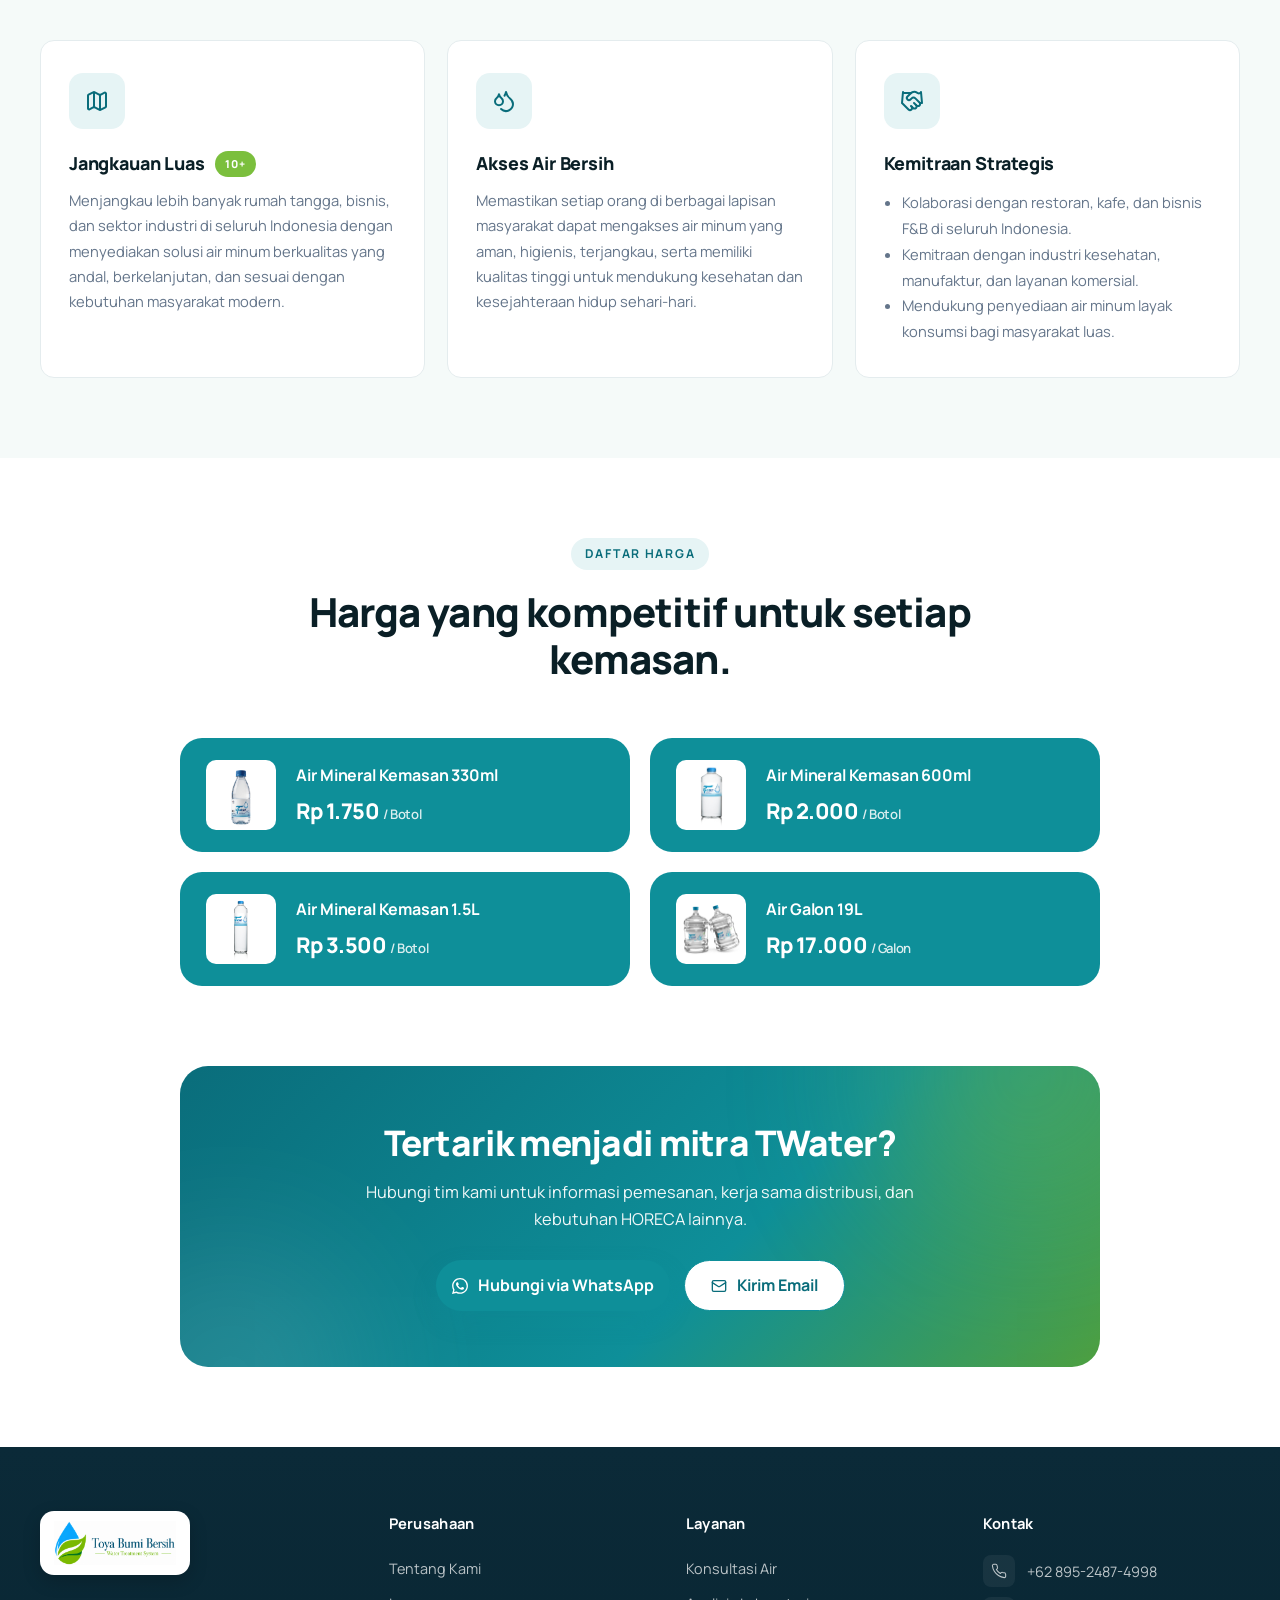
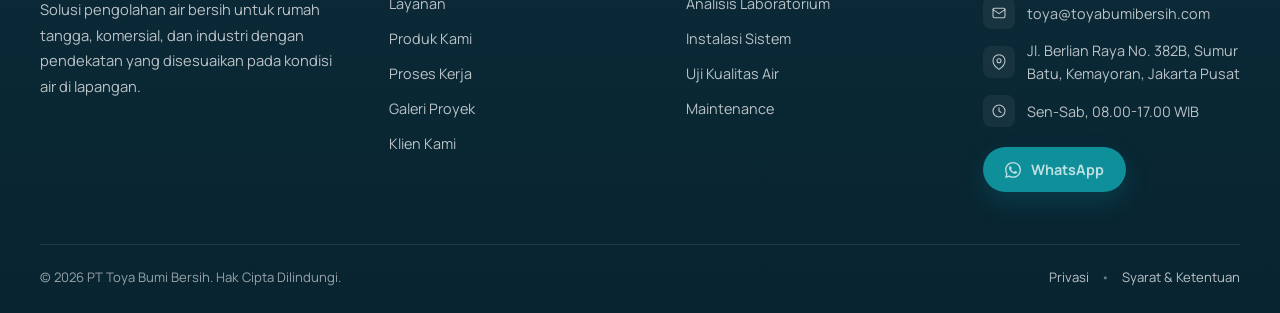
<file: twater.html>
<!DOCTYPE html>
<html lang="id">

<head>
  <meta charset="UTF-8" />
  <meta http-equiv="X-UA-Compatible" content="IE=edge" />
  <meta name="viewport" content="width=device-width, initial-scale=1.0, viewport-fit=cover" />
  <meta name="theme-color" content="#0e8f99" />
  <meta name="format-detection" content="telephone=yes" />

  <title>Toya Bumi Bersih - Sistem Pengolahan Air</title>
  <meta name="description"
    content="PT Toya Bumi Bersih memberikan solusi pengolahan air bersih untuk rumah tangga, komersial, dan industri di Indonesia.">

  <link rel="icon" type="image/png" sizes="96x96" href="favicon-96x96.png">
  <link rel="icon" href="favicon.svg" type="image/svg+xml" sizes="any">
  <link rel="icon" href="favicon.ico">
  <link rel="apple-touch-icon" href="apple-touch-icon.png">
  <link rel="manifest" href="site.webmanifest">

  <meta name="google" content="translate" />
  <meta name="google" content="notranslate" data-disable="true" />

  <link rel="preconnect" href="https://fonts.googleapis.com" />
  <link rel="preconnect" href="https://fonts.gstatic.com" crossorigin />
  <link href="https://fonts.googleapis.com/css2?family=Manrope:wght@400;500;600;700;800&display=swap"
    rel="stylesheet" />

  <meta property="og:url" content="https://toyabumibersih.com/">
  <meta property="og:type" content="website">
  <meta property="og:title" content="Toya Bumi Bersih - Sistem Pengolahan Air">
  <meta property="og:description"
    content="PT Toya Bumi Bersih memberikan solusi pengolahan air bersih untuk rumah tangga, komersial, dan industri di Indonesia.">
  <meta property="og:image" content="https://toyabumibersih.com/assets/og-image.png">

  <meta name="twitter:card" content="summary_large_image">
  <meta property="twitter:domain" content="toyabumibersih.com">
  <meta property="twitter:url" content="https://toyabumibersih.com/">
  <meta name="twitter:title" content="Toya Bumi Bersih - Sistem Pengolahan Air">
  <meta name="twitter:description"
    content="PT Toya Bumi Bersih memberikan solusi pengolahan air bersih untuk rumah tangga, komersial, dan industri di Indonesia.">
  <meta name="twitter:image" content="https://toyabumibersih.com/assets/og-image.png">

  <link rel="stylesheet" href="styles/shared.css" />
  <link rel="stylesheet" href="styles/header.css" />
  <link rel="stylesheet" href="styles/footer.css" />
  <link rel="stylesheet" href="styles/breadcrumb.css" />
  <link rel="stylesheet" href="styles/twater.css" />
</head>

<body>
  <div class="page-shell">
    <header class="site-header">
      <div class="container nav-wrap">
        <a class="brand" href="/#beranda" aria-label="Toya Bumi Bersih">
          <img src="assets/logo.png" alt="Toya Bumi Bersih - Water Treatment System" />
        </a>

        <div class="header-right">
          <nav class="site-nav" aria-label="Navigasi utama">
            <a href="/#layanan" data-i18n="nav.services">Layanan</a>
            <a href="/#produk" data-i18n="nav.products">Produk</a>
            <a href="/#tentang" data-i18n="nav.about">Tentang</a>
            <a href="/#proses" data-i18n="nav.process">Proses</a>
            <a href="/#galeri" data-i18n="nav.gallery">Galeri</a>
            <a href="/#klien" data-i18n="nav.clients">Klien</a>
            <a href="/#kontak" class="nav-cta" data-i18n="nav.contact">Kontak</a>
          </nav>

          <div class="lang-toggle" role="group" aria-label="Pilih bahasa" translate="no">
            <button class="lang-button is-active" data-lang-switch="id" type="button">ID</button>
            <button class="lang-button" data-lang-switch="en" type="button">EN</button>
          </div>

          <button class="menu-toggle" type="button" aria-label="Buka menu" aria-expanded="false">
            <span></span>
            <span></span>
            <span></span>
          </button>
        </div>
      </div>
    </header>

    <div class="container">
      <nav class="breadcrumb" aria-label="Breadcrumb">
        <a href="/" data-i18n="breadcrumb.home">Beranda</a>
        <span aria-hidden="true">/</span>
        <a href="/#produk" data-i18n="breadcrumb.products">Produk</a>
        <span aria-hidden="true">/</span>
        <span data-i18n="breadcrumb.twater">TWater</span>
      </nav>
    </div>

    <section class="detail-hero">
      <div class="container detail-hero-grid">
        <div class="detail-hero-copy reveal">
          <span class="detail-hero-eyebrow" data-i18n="twater.eyebrow">Air Minum Dalam Kemasan</span>
          <h1 class="detail-hero-title">
            <span translate="no">T</span><span class="accent" translate="no">Water</span>
          </h1>
          <p class="detail-hero-text" data-i18n="twater.heroText">
            Produk air minum dalam kemasan dari PT Toya Bumi Bersih. Diproses dengan teknologi modern dan kontrol
            kualitas ketat untuk menghadirkan air minum yang segar, ringan, dan layak konsumsi setiap hari.
          </p>
          <div class="detail-hero-badges">
            <span class="detail-hero-badge" data-i18n="twater.badge2">Standar Nasional</span>
          </div>
        </div>
        <div class="detail-hero-media reveal">
          <img class="detail-hero-image" src="assets/services/twater.png" alt="TWater 1.5L bottle" />
        </div>
      </div>
    </section>

    <section class="section">
      <div class="container">
        <div class="about-grid">
          <div class="about-text reveal">
            <span class="eyebrow" data-i18n="twater.about.eyebrow">Tentang TWater</span>
            <h2 data-i18n="twater.about.title">
              Inovasi AMDK dari PT Toya Bumi Bersih untuk pasar Indonesia.
            </h2>
            <p data-i18n="twater.about.p1">
              PT Toya Bumi Bersih adalah perusahaan pengolahan air dengan pengalaman lebih dari 10 tahun, menggunakan
              teknologi Italia berstandar internasional. Seluruh hasil pengolahan diuji di laboratorium resmi yang
              diakui pemerintah dan memenuhi standar Air Layak Minum.
            </p>
            <p data-i18n="twater.about.p2">
              Pada tahun 2026, kami berinovasi dengan mengembangkan lini bisnis di bidang Air Minum Dalam Kemasan (AMDK)
              melalui produksi air mineral TWater. Ke depan, kami berkomitmen untuk terus melakukan pengembangan produk,
              menjaga konsistensi kualitas, serta memperluas jangkauan distribusi.
            </p>
          </div>
          <div class="about-visual reveal">
            <img src="assets/products/twater-1500ml.png" alt="TWater 600ml" />
          </div>
        </div>
      </div>
    </section>

    <section class="section section-alt">
      <div class="container">
        <div class="section-heading reveal">
          <span class="eyebrow" data-i18n="twater.vm.eyebrow">Visi &amp; Misi</span>
          <h2 class="section-title" data-i18n="twater.vm.title">
            Komitmen kami terhadap kualitas, keberlanjutan, dan kemitraan.
          </h2>
        </div>
        <div class="vm-grid">
          <article class="vm-card reveal">
            <div class="vm-icon">
              <svg viewBox="0 0 24 24" width="24" height="24" fill="none" stroke="currentColor" stroke-width="1.8"
                stroke-linecap="round" stroke-linejoin="round">
                <circle cx="12" cy="12" r="3" />
                <path d="M2 12s3.5-7 10-7 10 7 10 7-3.5 7-10 7S2 12 2 12z" />
              </svg>
            </div>
            <h3 data-i18n="twater.vm.visionTitle">Visi</h3>
            <ul class="vm-list">
              <li data-i18n="twater.vm.visionText">
                Menjadi penyedia solusi pengolahan air terpercaya dan inovatif yang
                mendukung keberlanjutan lingkungan
                serta memenuhi kebutuhan air bersih industri dan masyarakat.
              </li>
            </ul>
          </article>

          <article class="vm-card is-mission reveal">
            <div class="vm-icon">
              <svg viewBox="0 0 24 24" width="24" height="24" fill="none" stroke="currentColor" stroke-width="1.8"
                stroke-linecap="round" stroke-linejoin="round">
                <circle cx="12" cy="12" r="10" />
                <circle cx="12" cy="12" r="6" />
                <circle cx="12" cy="12" r="2" />
              </svg>
            </div>
            <h3 data-i18n="twater.vm.missionTitle">Misi</h3>
            <ul class="vm-list">
              <li data-i18n="twater.vm.mission1">Menyediakan sistem pengolahan air berkualitas tinggi dengan teknologi
                modern yang efisien.</li>
              <li data-i18n="twater.vm.mission2">Memberikan pelayanan terbaik melalui dukungan teknis profesional dan
                layanan after sales yang responsif.</li>
              <li data-i18n="twater.vm.mission3">Menjalin kemitraan jangka panjang dengan pelanggan, pemerintah, dan
                pihak industri berdasarkan kepercayaan dan kepuasan bersama.</li>
              <li class="is-featured" data-i18n="twater.vm.mission4">Mengembangkan bisnis produk AMDK yang
                berstandarisasi nasional.</li>
            </ul>
          </article>
        </div>
      </div>
    </section>

    <section class="section" id="varian">
      <div class="container">
        <div class="section-heading reveal">
          <span class="eyebrow" data-i18n="twater.variants.eyebrow">Varian Kemasan</span>
          <h2 class="section-title" data-i18n="twater.variants.title">
            Pilihan kemasan untuk setiap kebutuhan konsumsi.
          </h2>
          <p class="section-lead" data-i18n="twater.variants.lead">
            TWater tersedia dalam empat varian kemasan, dari botol praktis untuk kebutuhan individual hingga galon
            untuk konsumsi keluarga dan kantor.
          </p>
        </div>

        <div class="variants-grid">
          <article class="variant-card reveal">
            <div class="variant-image">
              <img src="assets/products/twater-330ml.png" alt="TWater 330ml" />
            </div>
            <div class="variant-body">
              <span class="variant-size" translate="no">330 ML</span>
              <h3 class="variant-name" data-i18n="twater.var1.name">Botol Kecil</h3>
              <p class="variant-price" translate="no">Rp 1.750 <span>/ botol</span></p>
            </div>
          </article>

          <article class="variant-card reveal">
            <div class="variant-image">
              <img src="assets/products/twater-600ml.png" alt="TWater 600ml" />
            </div>
            <div class="variant-body">
              <span class="variant-size" translate="no">600 ML</span>
              <h3 class="variant-name" data-i18n="twater.var2.name">Botol Standar</h3>
              <p class="variant-price" translate="no">Rp 2.000 <span>/ botol</span></p>
            </div>
          </article>

          <article class="variant-card reveal">
            <div class="variant-image">
              <img src="assets/products/twater-1500ml.png" alt="TWater 1.5L" />
            </div>
            <div class="variant-body">
              <span class="variant-size" translate="no">1.5 L</span>
              <h3 class="variant-name" data-i18n="twater.var3.name">Botol Besar</h3>
              <p class="variant-price" translate="no">Rp 3.500 <span>/ botol</span></p>
            </div>
          </article>

          <article class="variant-card reveal">
            <div class="variant-image">
              <img src="assets/products/twater-galon.png" alt="TWater Galon 19L" />
            </div>
            <div class="variant-body">
              <span class="variant-size" translate="no">19 L</span>
              <h3 class="variant-name" data-i18n="twater.var4.name">Galon</h3>
              <p class="variant-price" translate="no">Rp 17.000 <span>/ galon</span></p>
            </div>
          </article>
        </div>
      </div>
    </section>

    <section class="section section-alt">
      <div class="container">
        <div class="section-heading reveal">
          <span class="eyebrow" data-i18n="twater.specs.eyebrow">Spesifikasi Produk</span>
          <h2 class="section-title" data-i18n="twater.specs.title">
            Standar kualitas dan keunggulan produk.
          </h2>
        </div>

        <div class="specs-grid">
          <div class="specs-card is-primary reveal">
            <h3 class="specs-card-title">
              <span class="specs-icon">
                <svg viewBox="0 0 24 24" width="22" height="22" fill="none" stroke="currentColor" stroke-width="1.8"
                  stroke-linecap="round" stroke-linejoin="round">
                  <path d="M14 2H6a2 2 0 0 0-2 2v16a2 2 0 0 0 2 2h12a2 2 0 0 0 2-2V8z" />
                  <polyline points="14 2 14 8 20 8" />
                  <line x1="16" y1="13" x2="8" y2="13" />
                  <line x1="16" y1="17" x2="8" y2="17" />
                </svg>
              </span>
              <span data-i18n="twater.specs.heading1">Spesifikasi Umum</span>
            </h3>
            <ul class="specs-list">
              <li>
                <span class="spec-label" data-i18n="twater.specs.type">Jenis Produk</span>
                <span class="spec-value" data-i18n="twater.specs.typeVal">Air Mineral</span>
              </li>
              <li>
                <span class="spec-label" data-i18n="twater.specs.tds">TDS</span>
                <span class="spec-value" translate="no">± 50 - 150 ppm</span>
              </li>
              <li>
                <span class="spec-label" data-i18n="twater.specs.packaging">Kemasan</span>
                <span class="spec-value" translate="no">330ml, 600ml, 1.5L, 19L</span>
              </li>
              <li>
                <span class="spec-label" data-i18n="twater.specs.capacity">Kapasitas Produksi</span>
                <span class="spec-value" data-i18n="twater.specs.capacityVal">Min. 10.000 botol/hari</span>
              </li>
              <li>
                <span class="spec-label" data-i18n="twater.specs.color">Warna &amp; Rasa</span>
                <span class="spec-value" data-i18n="twater.specs.colorVal">Jernih, segar &amp; ringan</span>
              </li>
            </ul>
          </div>

          <div class="specs-card is-accent reveal">
            <h3 class="specs-card-title">
              <span class="specs-icon">
                <svg viewBox="0 0 24 24" width="22" height="22" fill="none" stroke="currentColor" stroke-width="1.8"
                  stroke-linecap="round" stroke-linejoin="round">
                  <polyline points="20 6 9 17 4 12" />
                </svg>
              </span>
              <span data-i18n="twater.advantages.heading">Keunggulan Produk</span>
            </h3>
            <ul class="advantages-list">
              <li data-i18n="twater.advantages.item1">Diproses menggunakan teknologi pengolahan air modern.</li>
              <li data-i18n="twater.advantages.item2">Kualitas terjaga melalui sistem kontrol yang ketat.</li>
              <li data-i18n="twater.advantages.item3">Cocok untuk kebutuhan retail, HORECA, dan korporasi.</li>
              <li data-i18n="twater.advantages.item4">Harga kompetitif dibandingkan produk sejenis di pasaran.</li>
              <li data-i18n="twater.advantages.item5">Memenuhi standar Air Layak Minum.</li>
              <li data-i18n="twater.advantages.item6">Kapasitas produksi fleksibel sesuai kebutuhan.</li>
            </ul>
          </div>
        </div>
      </div>
    </section>

    <section class="section">
      <div class="container">
        <div class="section-heading reveal">
          <span class="eyebrow" data-i18n="twater.partner.eyebrow">Mengapa Bermitra dengan Kami</span>
          <h2 class="section-title" data-i18n="twater.partner.title">
            Enam alasan untuk bermitra dengan TWater.
          </h2>
          <div style="margin-top:20px;display:flex;align-items:center;justify-content:center;gap:16px;flex-wrap:wrap;">
            <span style="font-size:0.85rem;color:var(--muted);font-weight:600;">Vendor Resmi:</span>
            <img src="assets/partners/bluebird.png" alt="Bluebird Group"
              style="height:44px;width:auto;object-fit:contain;" />
          </div>
        </div>

        <div class="partner-grid">
          <article class="partner-card reveal">
            <span class="partner-number">01</span>
            <h3 data-i18n="twater.partner.reason1">Harga produk lebih murah dibanding brand lain di pasaran.</h3>
          </article>
          <article class="partner-card reveal">
            <span class="partner-number">02</span>
            <h3 data-i18n="twater.partner.reason2">Air yang dihasilkan sesuai standarisasi nasional.</h3>
          </article>
          <article class="partner-card reveal">
            <span class="partner-number">03</span>
            <h3 data-i18n="twater.partner.reason3">Distribusi yang efisien dengan komitmen ketepatan waktu.</h3>
          </article>
          <article class="partner-card reveal">
            <span class="partner-number">04</span>
            <h3 data-i18n="twater.partner.reason4">Supply jangka panjang yang stabil.</h3>
          </article>
          <article class="partner-card reveal">
            <span class="partner-number">05</span>
            <h3 data-i18n="twater.partner.reason5">Mekanisme pembayaran lebih fleksibel.</h3>
          </article>
          <article class="partner-card reveal">
            <span class="partner-number">06</span>
            <h3 data-i18n="twater.partner.reason6">Fokus pada kemitraan jangka panjang yang saling menguntungkan.</h3>
          </article>
        </div>
      </div>
    </section>

    <section class="section section-alt">
      <div class="container">
        <div class="section-heading reveal">
          <span class="eyebrow" data-i18n="twater.goals.eyebrow">Tujuan &amp; Strategi</span>
          <h2 class="section-title" data-i18n="twater.goals.title">
            Target pertumbuhan dan strategi kami di tahun 2026.
          </h2>
        </div>

        <div class="goals-grid">
          <article class="goal-card reveal">
            <div class="goal-icon">
              <svg xmlns="http://www.w3.org/2000/svg" width="24" height="24" viewBox="0 0 24 24" fill="none"
                stroke="currentColor" stroke-width="2" stroke-linecap="round" stroke-linejoin="round">
                <path
                  d="M14.106 5.553a2 2 0 0 0 1.788 0l3.659-1.83A1 1 0 0 1 21 4.619v12.764a1 1 0 0 1-.553.894l-4.553 2.277a2 2 0 0 1-1.788 0l-4.212-2.106a2 2 0 0 0-1.788 0l-3.659 1.83A1 1 0 0 1 3 19.381V6.618a1 1 0 0 1 .553-.894l4.553-2.277a2 2 0 0 1 1.788 0z" />
                <path d="M15 5.764v15" />
                <path d="M9 3.236v15" />
              </svg>
            </div>
            <h3>
              <span data-i18n="twater.goals.tag1">Jangkauan Luas</span>
              <span class="goal-tag" translate="no">10+</span>
            </h3>
            <p data-i18n="twater.goals.desc1">Menjangkau lebih banyak rumah tangga, bisnis, dan sektor industri di
              seluruh Indonesia dengan menyediakan solusi air minum berkualitas yang andal, berkelanjutan, dan sesuai
              dengan kebutuhan masyarakat modern.</p>
          </article>

          <article class="goal-card reveal">
            <div class="goal-icon">
              <svg xmlns="http://www.w3.org/2000/svg" width="24" height="24" viewBox="0 0 24 24" fill="none"
                stroke="currentColor" stroke-width="2" stroke-linecap="round" stroke-linejoin="round">
                <path
                  d="M7 16.3c2.2 0 4-1.83 4-4.05 0-1.16-.57-2.26-1.71-3.19S7.29 6.75 7 5.3c-.29 1.45-1.14 2.84-2.29 3.76S3 11.1 3 12.25c0 2.22 1.8 4.05 4 4.05z" />
                <path
                  d="M12.56 6.6A10.97 10.97 0 0 0 14 3.02c.5 2.5 2 4.9 4 6.5s3 3.5 3 5.5a6.98 6.98 0 0 1-11.91 4.97" />
              </svg>
            </div>
            <h3 data-i18n="twater.goals.title2">Akses Air Bersih</h3>
            <p data-i18n="twater.goals.desc2">Memastikan setiap orang di berbagai lapisan masyarakat dapat mengakses air
              minum yang aman, higienis, terjangkau, serta memiliki kualitas tinggi untuk mendukung kesehatan dan
              kesejahteraan hidup sehari-hari.</p>
          </article>

          <article class="goal-card reveal">
            <div class="goal-icon">
              <svg xmlns="http://www.w3.org/2000/svg" width="24" height="24" viewBox="0 0 24 24" fill="none"
                stroke="currentColor" stroke-width="2" stroke-linecap="round" stroke-linejoin="round">
                <path d="m11 17 2 2a1 1 0 1 0 3-3" />
                <path
                  d="m14 14 2.5 2.5a1 1 0 1 0 3-3l-3.88-3.88a3 3 0 0 0-4.24 0l-.88.88a1 1 0 1 1-3-3l2.81-2.81a5.79 5.79 0 0 1 7.06-.87l.47.28a2 2 0 0 0 1.42.25L21 4" />
                <path d="m21 3 1 11h-2" />
                <path d="M3 3 2 14l6.5 6.5a1 1 0 1 0 3-3" />
                <path d="M3 4h8" />
              </svg>
            </div>
            <h3 data-i18n="twater.goals.title3">Strategic Partnership</h3>
            <ul>
              <li data-i18n="twater.goals.part1">Targeted marketing ke hotel, restoran, café.</li>
              <li data-i18n="twater.goals.part2">Kolaborasi &amp; strategic partnership.</li>
              <li data-i18n="twater.goals.part3">Aktivasi digital &amp; direct approach.</li>
            </ul>
          </article>
        </div>
      </div>
    </section>

    <section class="section" id="harga">
      <div class="container">
        <div class="section-heading reveal">
          <span class="eyebrow" data-i18n="twater.price.eyebrow">Daftar Harga</span>
          <h2 class="section-title" data-i18n="twater.price.title">
            Harga yang kompetitif untuk setiap kemasan.
          </h2>
        </div>

        <div class="price-wrap">
          <div class="price-grid">
            <div class="price-card reveal">
              <div class="price-thumb"><img src="assets/products/twater-330ml.png" alt="TWater 330ml" /></div>
              <div class="price-info">
                <span class="price-name" data-i18n="twater.price.item1">Air Mineral Kemasan 330ml</span>
                <span class="price-value" translate="no">Rp 1.750 <small>/ Botol</small></span>
              </div>
            </div>
            <div class="price-card reveal">
              <div class="price-thumb"><img src="assets/products/twater-600ml.png" alt="TWater 600ml" /></div>
              <div class="price-info">
                <span class="price-name" data-i18n="twater.price.item2">Air Mineral Kemasan 600ml</span>
                <span class="price-value" translate="no">Rp 2.000 <small>/ Botol</small></span>
              </div>
            </div>
            <div class="price-card reveal">
              <div class="price-thumb"><img src="assets/products/twater-1500ml.png" alt="TWater 1.5L" /></div>
              <div class="price-info">
                <span class="price-name" data-i18n="twater.price.item3">Air Mineral Kemasan 1.5L</span>
                <span class="price-value" translate="no">Rp 3.500 <small>/ Botol</small></span>
              </div>
            </div>
            <div class="price-card reveal">
              <div class="price-thumb"><img src="assets/products/twater-galon.png" alt="TWater Galon 19L" /></div>
              <div class="price-info">
                <span class="price-name" data-i18n="twater.price.item4">Air Galon 19L</span>
                <span class="price-value" translate="no">Rp 17.000 <small>/ Galon</small></span>
              </div>
            </div>
          </div>

          <!-- CTA BANNER -->
          <div class="cta-banner reveal">
            <div class="cta-banner-content">
              <h2 data-i18n="twater.cta.title">Tertarik menjadi mitra TWater?</h2>
              <p data-i18n="twater.cta.text">Hubungi tim kami untuk informasi pemesanan, kerja sama distribusi, dan
                kebutuhan HORECA lainnya.</p>
              <div class="cta-buttons">
                <a class="button button-primary" href="https://wa.me/6289524874998" target="_blank" rel="noopener">
                  <svg viewBox="0 0 24 24" fill="currentColor" aria-hidden="true">
                    <path
                      d="M20.52 3.48A11.78 11.78 0 0 0 12.06 0C5.5 0 .17 5.33.17 11.89c0 2.1.55 4.14 1.6 5.94L0 24l6.32-1.65a11.86 11.86 0 0 0 5.74 1.46h.01c6.56 0 11.89-5.33 11.89-11.89 0-3.17-1.23-6.16-3.44-8.44ZM12.07 21.8a9.86 9.86 0 0 1-5.03-1.38l-.36-.22-3.75.98 1-3.65-.24-.38a9.84 9.84 0 0 1-1.51-5.26c0-5.45 4.44-9.89 9.9-9.89 2.64 0 5.12 1.03 6.99 2.9a9.8 9.8 0 0 1 2.9 6.99c0 5.46-4.44 9.91-9.9 9.91Zm5.43-7.42c-.3-.15-1.76-.87-2.04-.97-.27-.1-.47-.15-.67.15-.2.3-.77.97-.94 1.17-.17.2-.35.22-.65.07-.3-.15-1.26-.46-2.4-1.48-.89-.79-1.49-1.77-1.66-2.07-.17-.3-.02-.46.13-.61.13-.13.3-.35.45-.52.15-.17.2-.3.3-.5.1-.2.05-.37-.02-.52-.07-.15-.67-1.62-.92-2.21-.24-.58-.49-.5-.67-.51h-.57c-.2 0-.52.07-.79.37-.27.3-1.04 1.02-1.04 2.48s1.07 2.88 1.22 3.08c.15.2 2.1 3.2 5.09 4.49.71.31 1.27.5 1.71.64.72.23 1.37.2 1.88.12.57-.08 1.76-.72 2-1.42.25-.7.25-1.3.17-1.42-.07-.12-.27-.2-.57-.35Z" />
                  </svg>
                  <span data-i18n="twater.cta.btn1">Hubungi via WhatsApp</span>
                </a>
                <a class="button button-outline" href="mailto:toyabumibersih@gmail.com">
                  <svg viewBox="0 0 24 24" fill="none" stroke="currentColor" stroke-width="2" stroke-linecap="round"
                    stroke-linejoin="round">
                    <path d="m22 7-8.991 5.727a2 2 0 0 1-2.009 0L2 7" />
                    <rect x="2" y="4" width="20" height="16" rx="2" />
                  </svg>
                  <span data-i18n="twater.cta.btn2">Kirim Email</span>
                </a>
              </div>
            </div>
          </div>
        </div>
      </div>
    </section>

    <footer class="site-footer" id="kontak">
      <div class="container footer-shell">
        <div class="footer-grid">

          <div class="footer-brand-block">
            <a class="footer-brand" href="/#beranda" aria-label="Toya Bumi Bersih">
              <img src="assets/logo.png" alt="Toya Bumi Bersih - Water Treatment System" />
            </a>
            <p data-i18n="footer.about">
              Solusi pengolahan air bersih untuk rumah tangga, komersial, dan industri dengan pendekatan yang
              disesuaikan pada kondisi air di lapangan.
            </p>
          </div>

          <div class="footer-links-group">
            <h3 data-i18n="footer.companyTitle">Perusahaan</h3>
            <a href="/#tentang" data-i18n="footer.company1">Tentang Kami</a>
            <a href="/#layanan" data-i18n="footer.company2">Layanan</a>
            <a href="/#produk" data-i18n="footer.products">Produk Kami</a>
            <a href="/#proses" data-i18n="footer.company3">Proses Kerja</a>
            <a href="/#galeri" data-i18n="footer.company4">Galeri Proyek</a>
            <a href="/#klien" data-i18n="footer.company5">Klien Kami</a>
          </div>

          <div class="footer-links-group">
            <h3 data-i18n="footer.serviceTitle">Layanan</h3>
            <a href="/#layanan" data-i18n="footer.service1">Konsultasi Air</a>
            <a href="/#layanan" data-i18n="footer.service2">Analisis Laboratorium</a>
            <a href="/#layanan" data-i18n="footer.service3">Instalasi Sistem</a>
            <a href="/#layanan" data-i18n="footer.service4">Uji Kualitas Air</a>
            <a href="/#layanan" data-i18n="footer.service5">Maintenance</a>
          </div>

          <div class="footer-links-group footer-contact-group">
            <h3 data-i18n="footer.contactTitle">Kontak</h3>

            <a class="footer-contact-item" href="tel:+6289524874998">
              <span class="footer-contact-icon">
                <svg viewBox="0 0 24 24" fill="none" stroke="currentColor" stroke-width="1.6" stroke-linecap="round"
                  stroke-linejoin="round">
                  <path
                    d="M22 16.9v3a2 2 0 0 1-2.2 2 19.8 19.8 0 0 1-8.6-3.1 19.5 19.5 0 0 1-6-6 19.8 19.8 0 0 1-3.1-8.7A2 2 0 0 1 4.1 2h3a2 2 0 0 1 2 1.7c.1.9.3 1.8.6 2.7a2 2 0 0 1-.4 2.1L8 9.8a16 16 0 0 0 6 6l1.3-1.3a2 2 0 0 1 2.1-.4c.9.3 1.8.5 2.7.6a2 2 0 0 1 1.7 2z" />
                </svg>
              </span>
              <span translate="no">+62 895-2487-4998</span>
            </a>

            <a class="footer-contact-item" href="mailto:toya@toyabumibersih.com">
              <span class="footer-contact-icon">
                <svg viewBox="0 0 24 24" fill="none" stroke="currentColor" stroke-width="1.6" stroke-linecap="round"
                  stroke-linejoin="round">
                  <rect x="3" y="5" width="18" height="14" rx="2" />
                  <path d="m3 7 9 6 9-6" />
                </svg>
              </span>
              <span translate="no">toya@toyabumibersih.com</span>
            </a>

            <a class="footer-contact-item"
              href="https://maps.google.com/?q=Jl.+Berlian+Raya+No.+382B,+Sumur+Batu,+Kemayoran,+Jakarta+Pusat"
              target="_blank" rel="noopener">
              <span class="footer-contact-icon">
                <svg viewBox="0 0 24 24" fill="none" stroke="currentColor" stroke-width="1.6" stroke-linecap="round"
                  stroke-linejoin="round">
                  <path d="M21 10c0 7-9 13-9 13s-9-6-9-13a9 9 0 0 1 18 0z" />
                  <circle cx="12" cy="10" r="3" />
                </svg>
              </span>
              <span data-i18n="footer.location">Jl. Berlian Raya No. 382B, Sumur Batu, Kemayoran, Jakarta Pusat</span>
            </a>

            <div class="footer-contact-item footer-contact-item--static">
              <span class="footer-contact-icon">
                <svg viewBox="0 0 24 24" fill="none" stroke="currentColor" stroke-width="1.6" stroke-linecap="round"
                  stroke-linejoin="round">
                  <circle cx="12" cy="12" r="9" />
                  <path d="M12 7v5l3 2" />
                </svg>
              </span>
              <span data-i18n="footer.hours">Sen-Sab, 08.00-17.00 WIB</span>
            </div>

            <a class="button button-primary footer-whatsapp" href="https://wa.me/6289524874998" target="_blank"
              rel="noopener">
              <svg class="icon-sm" viewBox="0 0 24 24" fill="currentColor" aria-hidden="true">
                <path
                  d="M20.52 3.48A11.78 11.78 0 0 0 12.06 0C5.5 0 .17 5.33.17 11.89c0 2.1.55 4.14 1.6 5.94L0 24l6.32-1.65a11.86 11.86 0 0 0 5.74 1.46h.01c6.56 0 11.89-5.33 11.89-11.89 0-3.17-1.23-6.16-3.44-8.44ZM12.07 21.8a9.86 9.86 0 0 1-5.03-1.38l-.36-.22-3.75.98 1-3.65-.24-.38a9.84 9.84 0 0 1-1.51-5.26c0-5.45 4.44-9.89 9.9-9.89 2.64 0 5.12 1.03 6.99 2.9a9.8 9.8 0 0 1 2.9 6.99c0 5.46-4.44 9.91-9.9 9.91Zm5.43-7.42c-.3-.15-1.76-.87-2.04-.97-.27-.1-.47-.15-.67.15-.2.3-.77.97-.94 1.17-.17.2-.35.22-.65.07-.3-.15-1.26-.46-2.4-1.48-.89-.79-1.49-1.77-1.66-2.07-.17-.3-.02-.46.13-.61.13-.13.3-.35.45-.52.15-.17.2-.3.3-.5.1-.2.05-.37-.02-.52-.07-.15-.67-1.62-.92-2.21-.24-.58-.49-.5-.67-.51h-.57c-.2 0-.52.07-.79.37-.27.3-1.04 1.02-1.04 2.48s1.07 2.88 1.22 3.08c.15.2 2.1 3.2 5.09 4.49.71.31 1.27.5 1.71.64.72.23 1.37.2 1.88.12.57-.08 1.76-.72 2-1.42.25-.7.25-1.3.17-1.42-.07-.12-.27-.2-.57-.35Z" />
              </svg>
              <span data-i18n="footer.whatsapp">WhatsApp</span>
            </a>
          </div>
        </div>

        <div class="footer-bottom">
          <p data-i18n="footer.bottomLeft">© 2026 PT Toya Bumi Bersih. Hak Cipta Dilindungi.</p>
          <div class="footer-bottom-links">
            <a href="/#" data-i18n="footer.privacy">Privasi</a>
            <span aria-hidden="true">•</span>
            <a href="/#" data-i18n="footer.terms">Syarat &amp; Ketentuan</a>
          </div>
        </div>
      </div>
    </footer>
  </div>

  <script src="scripts/main.js" type="module"></script>
</body>

</html>
</file>
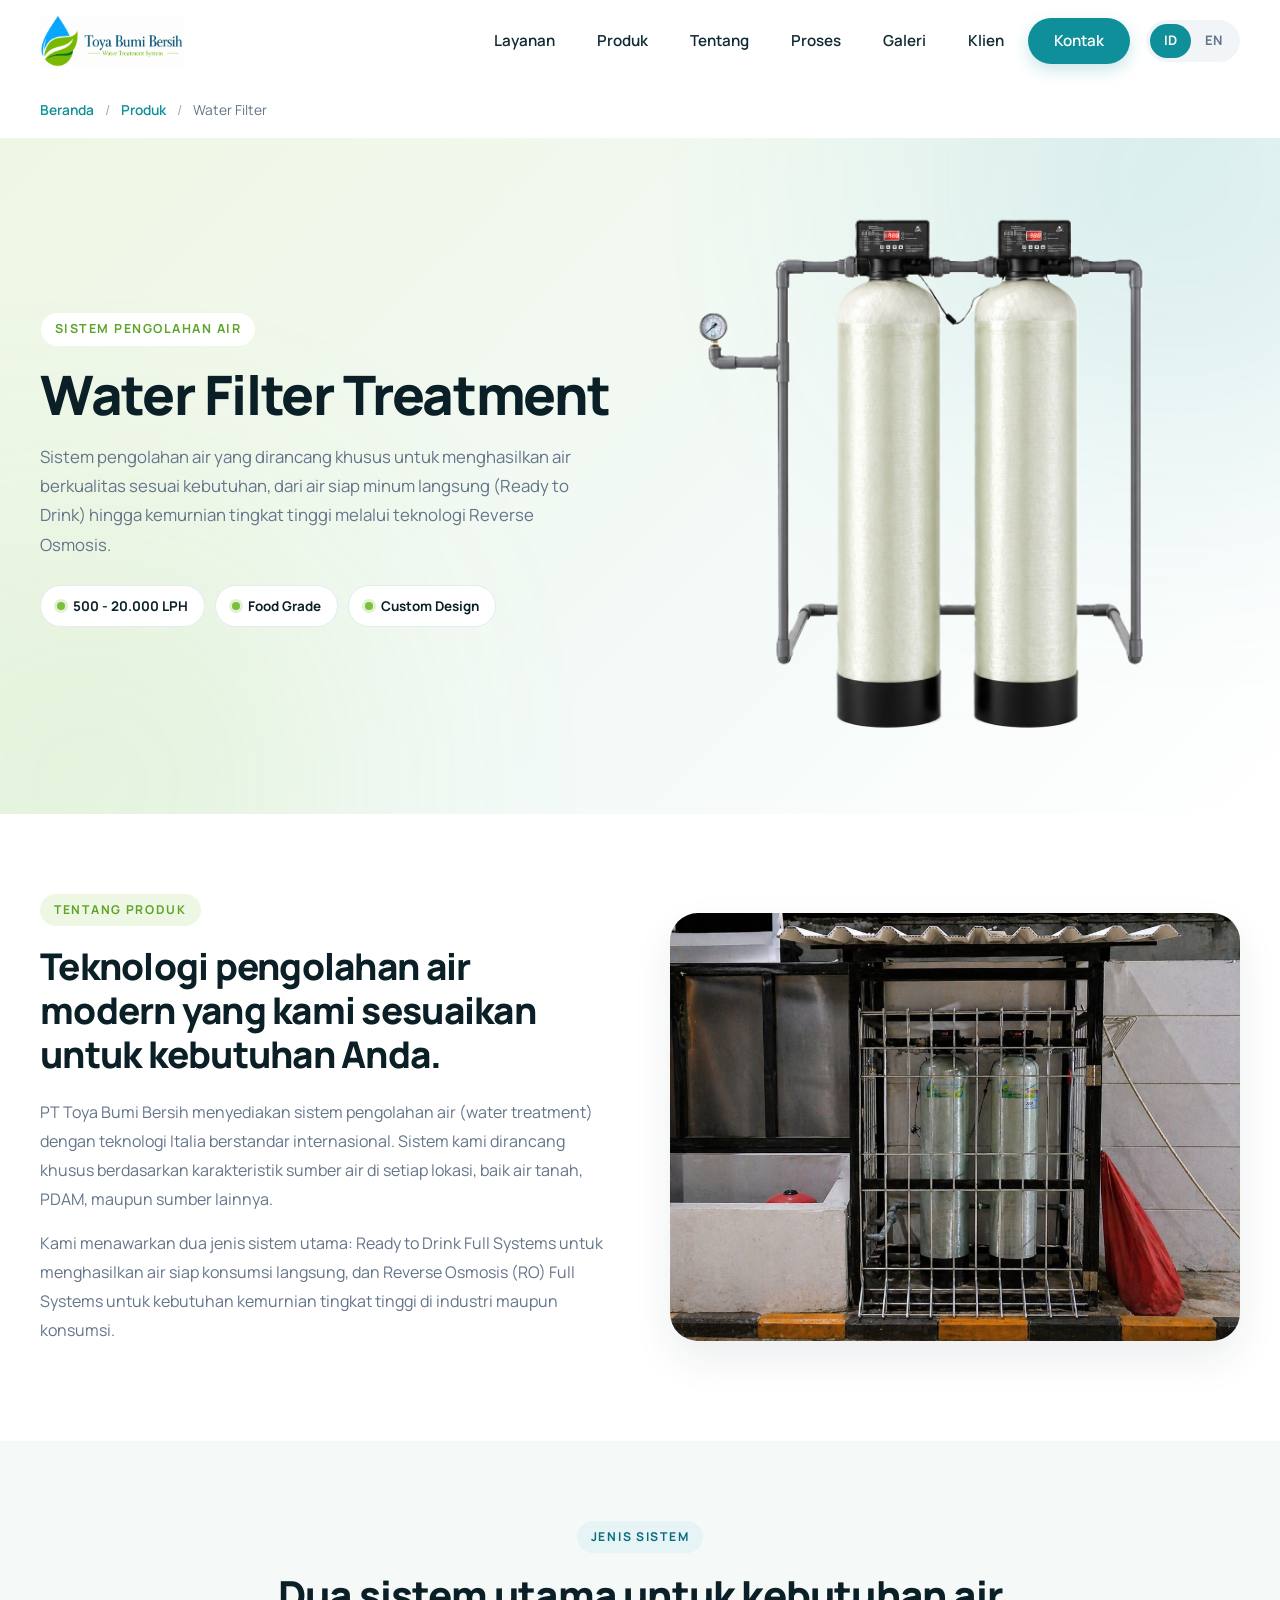
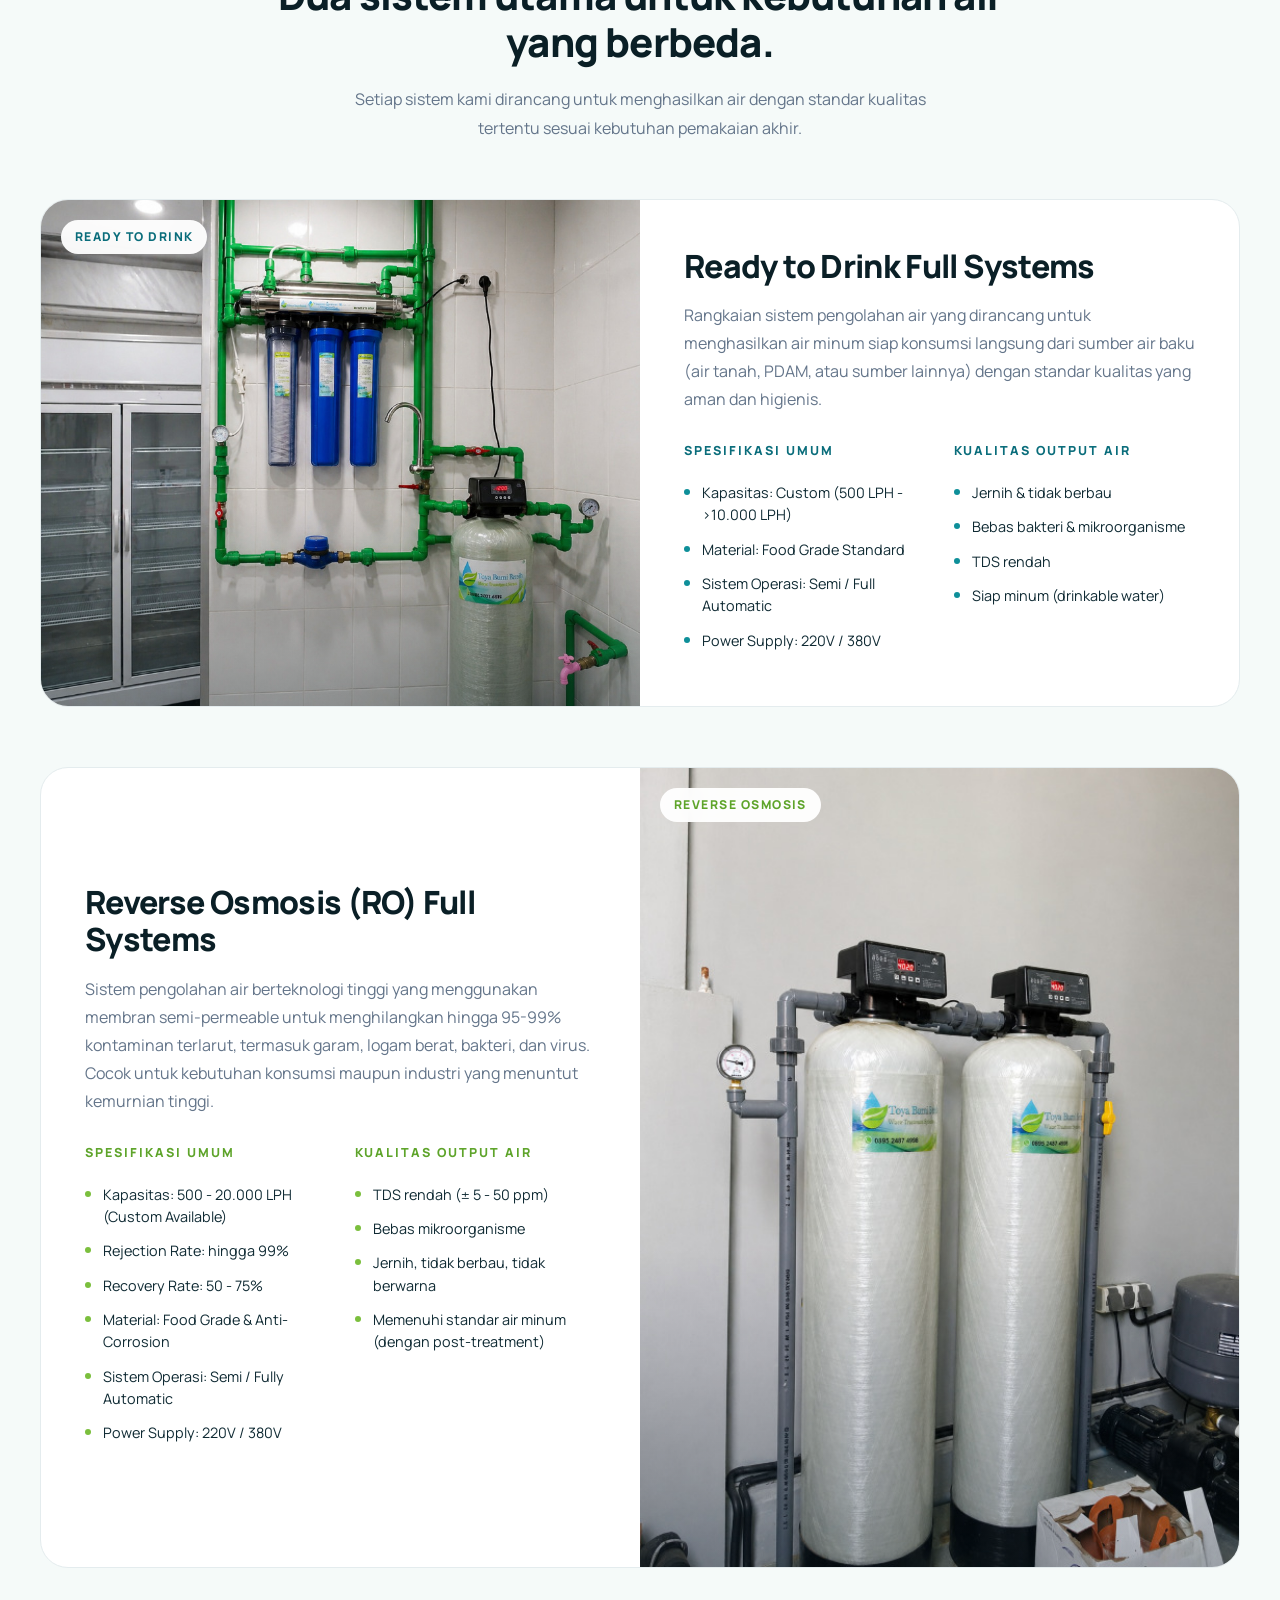
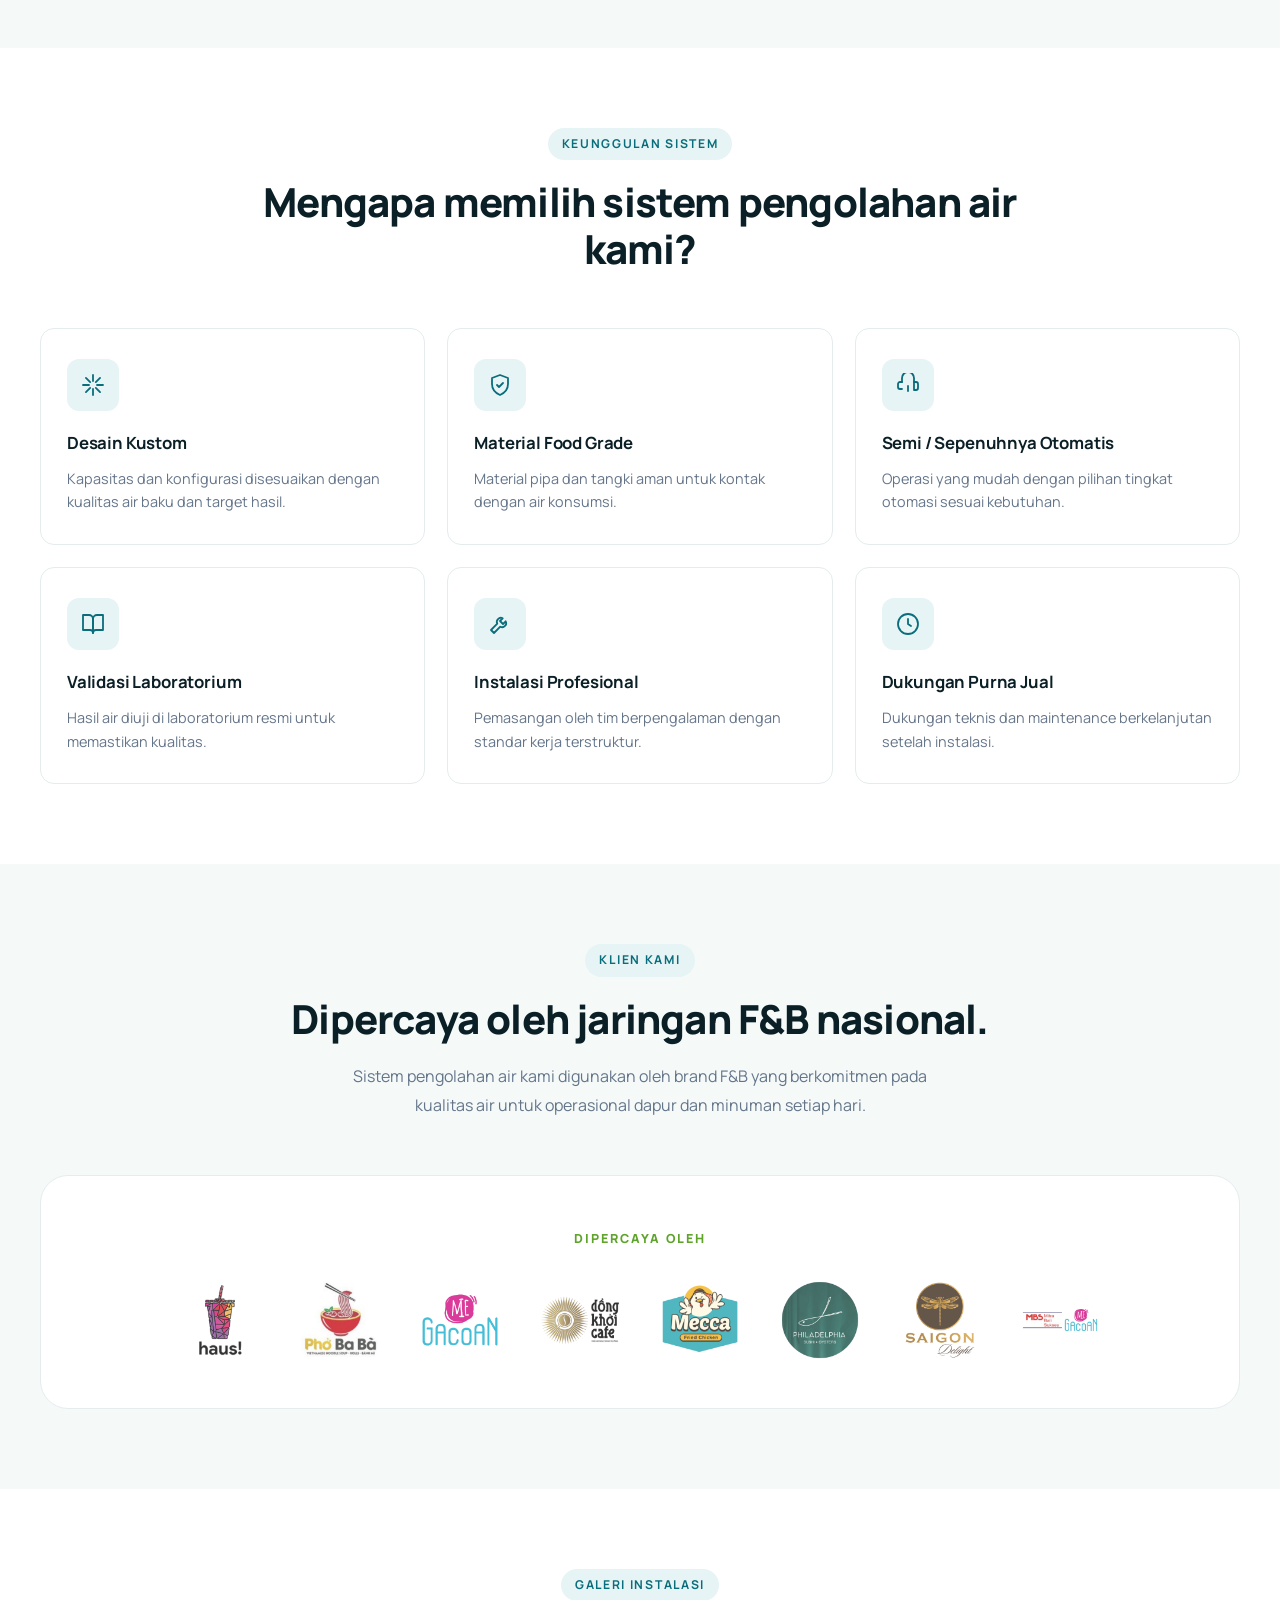
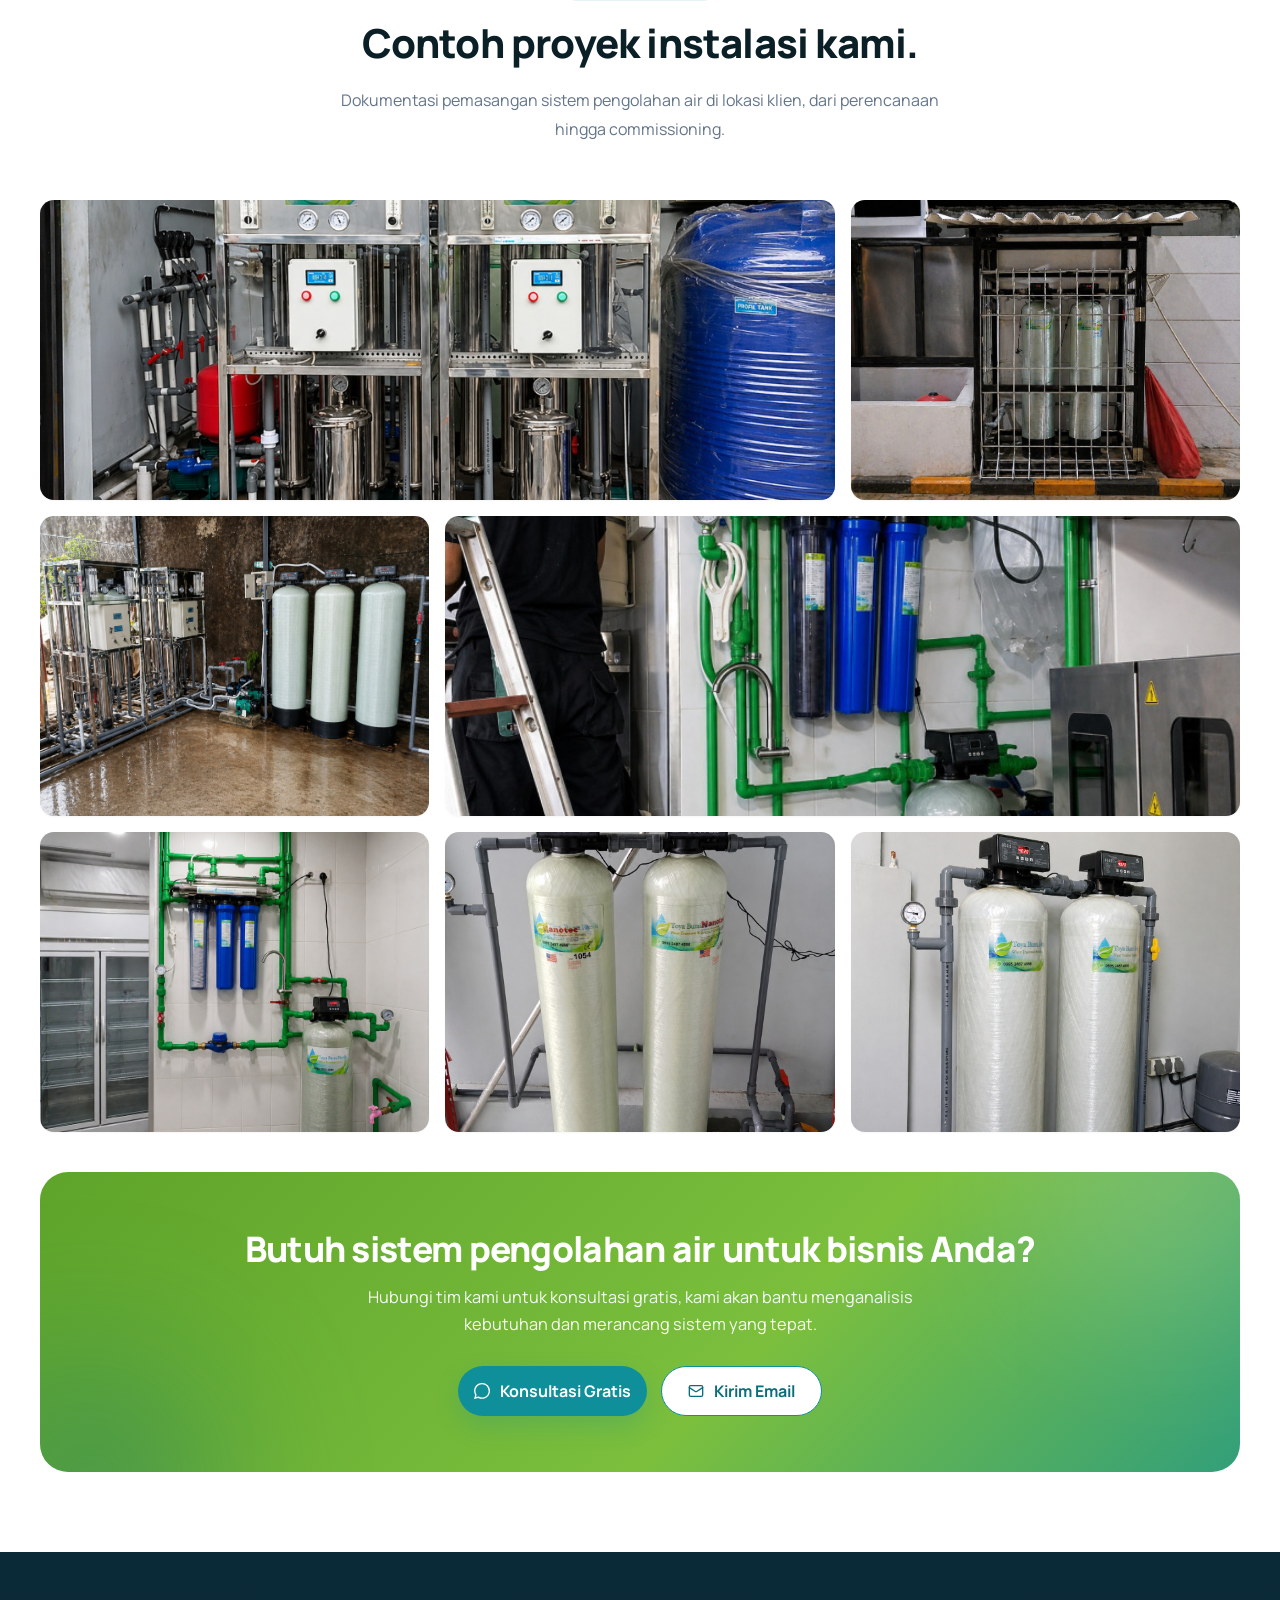
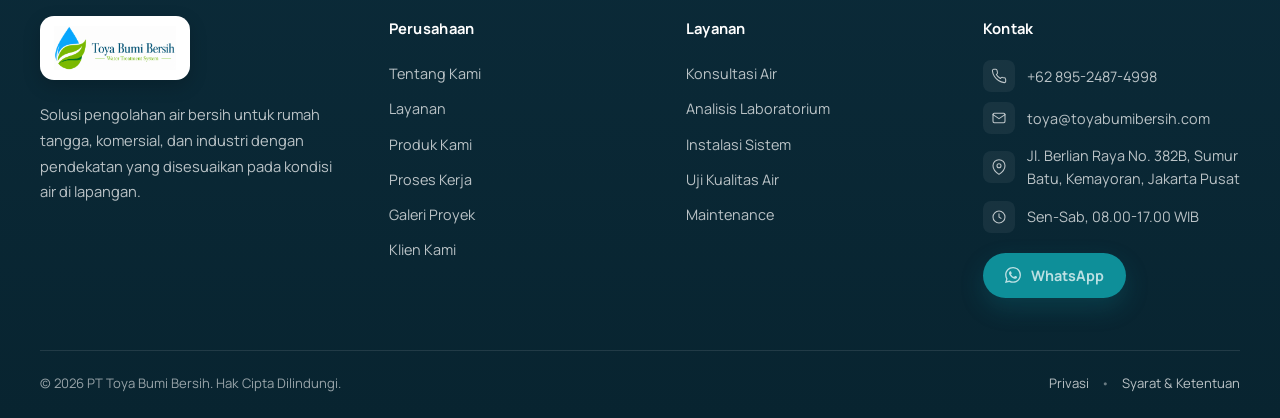
<file: water-filter.html>
<!DOCTYPE html>
<html lang="id">

<head>
  <meta charset="UTF-8" />
  <meta http-equiv="X-UA-Compatible" content="IE=edge" />
  <meta name="viewport" content="width=device-width, initial-scale=1.0, viewport-fit=cover" />
  <meta name="theme-color" content="#0e8f99" />
  <meta name="format-detection" content="telephone=yes" />

  <title>Toya Bumi Bersih - Sistem Pengolahan Air</title>
  <meta name="description"
    content="PT Toya Bumi Bersih memberikan solusi pengolahan air bersih untuk rumah tangga, komersial, dan industri di Indonesia.">

  <link rel="icon" type="image/png" sizes="96x96" href="favicon-96x96.png">
  <link rel="icon" href="favicon.svg" type="image/svg+xml" sizes="any">
  <link rel="icon" href="favicon.ico">
  <link rel="apple-touch-icon" href="apple-touch-icon.png">
  <link rel="manifest" href="site.webmanifest">

  <meta name="google" content="translate" />
  <meta name="google" content="notranslate" data-disable="true" />

  <link rel="preconnect" href="https://fonts.googleapis.com" />
  <link rel="preconnect" href="https://fonts.gstatic.com" crossorigin />
  <link href="https://fonts.googleapis.com/css2?family=Manrope:wght@400;500;600;700;800&display=swap"
    rel="stylesheet" />

  <meta property="og:url" content="https://toyabumibersih.com/">
  <meta property="og:type" content="website">
  <meta property="og:title" content="Toya Bumi Bersih - Sistem Pengolahan Air">
  <meta property="og:description"
    content="PT Toya Bumi Bersih memberikan solusi pengolahan air bersih untuk rumah tangga, komersial, dan industri di Indonesia.">
  <meta property="og:image" content="https://toyabumibersih.com/assets/og-image.png">

  <meta name="twitter:card" content="summary_large_image">
  <meta property="twitter:domain" content="toyabumibersih.com">
  <meta property="twitter:url" content="https://toyabumibersih.com/">
  <meta name="twitter:title" content="Toya Bumi Bersih - Sistem Pengolahan Air">
  <meta name="twitter:description"
    content="PT Toya Bumi Bersih memberikan solusi pengolahan air bersih untuk rumah tangga, komersial, dan industri di Indonesia.">
  <meta name="twitter:image" content="https://toyabumibersih.com/assets/og-image.png">

  <link rel="stylesheet" href="styles/shared.css" />
  <link rel="stylesheet" href="styles/header.css" />
  <link rel="stylesheet" href="styles/footer.css" />
  <link rel="stylesheet" href="styles/breadcrumb.css" />
  <link rel="stylesheet" href="styles/gallery.css" />
  <link rel="stylesheet" href="styles/water-filter.css" />
</head>

<body>
  <div class="page-shell">
    <header class="site-header">
      <div class="container nav-wrap">
        <a class="brand" href="/#beranda" aria-label="Toya Bumi Bersih">
          <img src="assets/logo.png" alt="Toya Bumi Bersih - Water Treatment System" />
        </a>

        <div class="header-right">
          <nav class="site-nav" aria-label="Navigasi utama">
            <a href="/#layanan" data-i18n="nav.services">Layanan</a>
            <a href="/#produk" data-i18n="nav.products">Produk</a>
            <a href="/#tentang" data-i18n="nav.about">Tentang</a>
            <a href="/#proses" data-i18n="nav.process">Proses</a>
            <a href="/#galeri" data-i18n="nav.gallery">Galeri</a>
            <a href="/#klien" data-i18n="nav.clients">Klien</a>
            <a href="/#kontak" class="nav-cta" data-i18n="nav.contact">Kontak</a>
          </nav>

          <div class="lang-toggle" role="group" aria-label="Pilih bahasa" translate="no">
            <button class="lang-button is-active" data-lang-switch="id" type="button">ID</button>
            <button class="lang-button" data-lang-switch="en" type="button">EN</button>
          </div>

          <button class="menu-toggle" type="button" aria-label="Buka menu" aria-expanded="false">
            <span></span>
            <span></span>
            <span></span>
          </button>
        </div>
      </div>
    </header>

    <div class="container">
      <nav class="breadcrumb" aria-label="Breadcrumb">
        <a href="/" data-i18n="breadcrumb.home">Beranda</a>
        <span aria-hidden="true">/</span>
        <a href="/#produk" data-i18n="breadcrumb.products">Produk</a>
        <span aria-hidden="true">/</span>
        <span data-i18n="breadcrumb.twater">Water Filter</span>
      </nav>
    </div>

    <section class="detail-hero">
      <div class="container detail-hero-grid">
        <div class="detail-hero-copy reveal">
          <span class="detail-hero-eyebrow" data-i18n="filter.eyebrow">Sistem Pengolahan Air</span>
          <h1 class="detail-hero-title" data-i18n="filter.heroTitle">
            Water Filter <span class="accent">Treatment</span>
          </h1>
          <p class="detail-hero-text" data-i18n="filter.heroText">
            Sistem pengolahan air yang dirancang khusus untuk menghasilkan air berkualitas sesuai kebutuhan, dari air
            siap minum langsung (Ready to Drink) hingga kemurnian tingkat tinggi melalui teknologi Reverse Osmosis.
          </p>
          <div class="detail-hero-badges">
            <span class="detail-hero-badge" data-i18n="filter.badge1">500 - 20.000 LPH</span>
            <span class="detail-hero-badge" data-i18n="filter.badge2">Food Grade</span>
            <span class="detail-hero-badge" data-i18n="filter.badge3">Custom Design</span>
          </div>
        </div>
        <div class="detail-hero-media reveal">
          <img src="assets/services/water-filter.png" alt="Water treatment installation" />
        </div>
      </div>
    </section>

    <section class="section">
      <div class="container">
        <div class="intro-grid">
          <div class="intro-text reveal">
            <span class="eyebrow" data-i18n="filter.intro.eyebrow">Tentang Produk</span>
            <h2 data-i18n="filter.intro.title">
              Teknologi pengolahan air modern yang kami sesuaikan untuk kebutuhan Anda.
            </h2>
            <p data-i18n="filter.intro.p1">
              PT Toya Bumi Bersih menyediakan sistem pengolahan air (water treatment) dengan teknologi Italia berstandar
              internasional. Sistem kami dirancang khusus berdasarkan karakteristik sumber air di setiap lokasi, baik
              air tanah, PDAM, maupun sumber lainnya.
            </p>
            <p data-i18n="filter.intro.p2">
              Kami menawarkan dua jenis sistem utama: <strong>Ready to Drink Full Systems</strong> untuk menghasilkan
              air siap konsumsi langsung, dan <strong>Reverse Osmosis (RO) Full Systems</strong> untuk kebutuhan
              kemurnian tingkat tinggi di industri maupun konsumsi.
            </p>
          </div>
          <div class="intro-visual reveal">
            <img src="assets/projects/site-2.jpg" alt="Water treatment system" />
          </div>
        </div>
      </div>
    </section>

    <section class="section section-alt" id="systems">
      <div class="container">
        <div class="section-heading reveal">
          <span class="eyebrow" data-i18n="filter.systems.eyebrow">Jenis Sistem</span>
          <h2 class="section-title" data-i18n="filter.systems.title">
            Dua sistem utama untuk kebutuhan air yang berbeda.
          </h2>
          <p class="section-lead" data-i18n="filter.systems.lead">
            Setiap sistem kami dirancang untuk menghasilkan air dengan standar kualitas tertentu sesuai kebutuhan
            pemakaian akhir.
          </p>
        </div>

        <!-- READY TO DRINK -->
        <article class="system-block reveal">
          <div class="system-media">
            <span class="system-tag" data-i18n="filter.rtd.tag">Ready to Drink</span>
            <img src="assets/projects/site-5.jpg" alt="Ready to Drink Full Systems installation" />
          </div>
          <div class="system-body">
            <h3 class="system-title" data-i18n="filter.rtd.title">Ready to Drink Full Systems</h3>
            <p class="system-desc" data-i18n="filter.rtd.desc">
              Rangkaian sistem pengolahan air yang dirancang untuk menghasilkan air minum siap konsumsi langsung dari
              sumber air baku (air tanah, PDAM, atau sumber lainnya) dengan standar kualitas yang aman dan higienis.
            </p>
            <div class="system-columns">
              <div class="system-columns-inner">
                <h4 data-i18n="filter.rtd.specsHeading">Spesifikasi Umum</h4>
                <ul>
                  <li data-i18n="filter.rtd.spec1">Kapasitas: Custom (500 LPH - >10.000 LPH)</li>
                  <li data-i18n="filter.rtd.spec2">Material: Food Grade Standard</li>
                  <li data-i18n="filter.rtd.spec3">Sistem Operasi: Semi / Full Automatic</li>
                  <li data-i18n="filter.rtd.spec4">Power Supply: 220V / 380V</li>
                </ul>
              </div>
              <div class="system-columns-inner">
                <h4 data-i18n="filter.rtd.outputHeading">Kualitas Output Air</h4>
                <ul>
                  <li data-i18n="filter.rtd.out1">Jernih &amp; tidak berbau</li>
                  <li data-i18n="filter.rtd.out2">Bebas bakteri &amp; mikroorganisme</li>
                  <li data-i18n="filter.rtd.out3">TDS rendah</li>
                  <li data-i18n="filter.rtd.out4">Siap minum (drinkable water)</li>
                </ul>
              </div>
            </div>
          </div>
        </article>

        <!-- REVERSE OSMOSIS -->
        <article class="system-block is-reversed reveal">
          <div class="system-media">
            <span class="system-tag is-accent" data-i18n="filter.ro.tag">Reverse Osmosis</span>
            <img src="assets/projects/site-7.jpg" alt="Reverse Osmosis Full Systems installation" />
          </div>
          <div class="system-body">
            <h3 class="system-title" data-i18n="filter.ro.title">Reverse Osmosis (RO) Full Systems</h3>
            <p class="system-desc" data-i18n="filter.ro.desc">
              Sistem pengolahan air berteknologi tinggi yang menggunakan membran semi-permeable untuk menghilangkan
              hingga 95-99% kontaminan terlarut, termasuk garam, logam berat, bakteri, dan virus. Cocok untuk kebutuhan
              konsumsi maupun industri yang menuntut kemurnian tinggi.
            </p>
            <div class="system-columns">
              <div class="system-columns-inner">
                <h4 data-i18n="filter.ro.specsHeading">Spesifikasi Umum</h4>
                <ul>
                  <li data-i18n="filter.ro.spec1">Kapasitas: 500 - 20.000 LPH (Custom Available)</li>
                  <li data-i18n="filter.ro.spec2">Rejection Rate: hingga 99%</li>
                  <li data-i18n="filter.ro.spec3">Recovery Rate: 50 - 75%</li>
                  <li data-i18n="filter.ro.spec4">Material: Food Grade &amp; Anti-Corrosion</li>
                  <li data-i18n="filter.ro.spec5">Sistem Operasi: Semi / Fully Automatic</li>
                  <li data-i18n="filter.ro.spec6">Power Supply: 220V / 380V</li>
                </ul>
              </div>
              <div class="system-columns-inner">
                <h4 data-i18n="filter.ro.outputHeading">Kualitas Output Air</h4>
                <ul>
                  <li data-i18n="filter.ro.out1">TDS rendah (± 5 - 50 ppm)</li>
                  <li data-i18n="filter.ro.out2">Bebas mikroorganisme</li>
                  <li data-i18n="filter.ro.out3">Jernih, tidak berbau, tidak berwarna</li>
                  <li data-i18n="filter.ro.out4">Memenuhi standar air minum (dengan post-treatment)</li>
                </ul>
              </div>
            </div>
          </div>
        </article>
      </div>
    </section>

    <section class="section">
      <div class="container">
        <div class="section-heading reveal">
          <span class="eyebrow" data-i18n="filter.features.eyebrow">Keunggulan Sistem</span>
          <h2 class="section-title" data-i18n="filter.features.title">
            Mengapa memilih sistem pengolahan air kami?
          </h2>
        </div>

        <div class="features-grid">
          <article class="feature-card reveal">
            <div class="feature-icon">
              <svg viewBox="0 0 24 24" width="24" height="24" fill="none" stroke="currentColor" stroke-width="1.8"
                stroke-linecap="round" stroke-linejoin="round">
                <path
                  d="M12 2v6M12 22v-6M4.93 4.93l4.24 4.24M14.83 14.83l4.24 4.24M2 12h6M22 12h-6M4.93 19.07l4.24-4.24M14.83 9.17l4.24-4.24" />
              </svg>
            </div>
            <h3 data-i18n="filter.features.f1Title">Desain Kustom</h3>
            <p data-i18n="filter.features.f1Text">Kapasitas dan konfigurasi disesuaikan dengan kualitas air baku dan
              target hasil.</p>
          </article>

          <article class="feature-card reveal">
            <div class="feature-icon">
              <svg viewBox="0 0 24 24" width="24" height="24" fill="none" stroke="currentColor" stroke-width="1.8"
                stroke-linecap="round" stroke-linejoin="round">
                <path d="M12 2 4 5v6c0 5 3.5 9 8 11 4.5-2 8-6 8-11V5l-8-3Z" />
                <path d="m9 12 2 2 4-4" />
              </svg>
            </div>
            <h3 data-i18n="filter.features.f2Title">Material Food Grade</h3>
            <p data-i18n="filter.features.f2Text">Material pipa dan tangki aman untuk kontak dengan air konsumsi.</p>
          </article>

          <article class="feature-card reveal">
            <div class="feature-icon">
              <svg viewBox="0 0 24 24" width="24" height="24" fill="none" stroke="currentColor" stroke-width="1.8"
                stroke-linecap="round" stroke-linejoin="round">
                <path d="M6 9H4a2 2 0 0 0-2 2v3a2 2 0 0 0 2 2h2" />
                <path d="M20 9h-2v8h2a2 2 0 0 0 2-2v-4a2 2 0 0 0-2-2Z" />
                <path d="M6 9V5a6 6 0 0 1 12 0v4" />
                <path d="M12 13v5" />
              </svg>
            </div>
            <h3 data-i18n="filter.features.f3Title">Semi / Sepenuhnya Otomatis</h3>
            <p data-i18n="filter.features.f3Text">Operasi yang mudah dengan pilihan tingkat otomasi sesuai kebutuhan.
            </p>
          </article>

          <article class="feature-card reveal">
            <div class="feature-icon">
              <svg viewBox="0 0 24 24" width="24" height="24" fill="none" stroke="currentColor" stroke-width="1.8"
                stroke-linecap="round" stroke-linejoin="round">
                <path d="M2 3h6a4 4 0 0 1 4 4v14a3 3 0 0 0-3-3H2z" />
                <path d="M22 3h-6a4 4 0 0 0-4 4v14a3 3 0 0 1 3-3h7z" />
              </svg>
            </div>
            <h3 data-i18n="filter.features.f4Title">Validasi Laboratorium</h3>
            <p data-i18n="filter.features.f4Text">Hasil air diuji di laboratorium resmi untuk memastikan kualitas.</p>
          </article>

          <article class="feature-card reveal">
            <div class="feature-icon">
              <svg viewBox="0 0 24 24" width="24" height="24" fill="none" stroke="currentColor" stroke-width="1.8"
                stroke-linecap="round" stroke-linejoin="round">
                <path d="M14.7 6.3a4 4 0 0 0-5.4 5.4L3 18l3 3 6.3-6.3a4 4 0 0 0 5.4-5.4L15 12l-3-3 2.7-2.7Z" />
              </svg>
            </div>
            <h3 data-i18n="filter.features.f5Title">Instalasi Profesional</h3>
            <p data-i18n="filter.features.f5Text">Pemasangan oleh tim berpengalaman dengan standar kerja terstruktur.
            </p>
          </article>

          <article class="feature-card reveal">
            <div class="feature-icon">
              <svg viewBox="0 0 24 24" width="24" height="24" fill="none" stroke="currentColor" stroke-width="1.8"
                stroke-linecap="round" stroke-linejoin="round">
                <circle cx="12" cy="12" r="10" />
                <path d="M12 7v5l3 2" />
              </svg>
            </div>
            <h3 data-i18n="filter.features.f6Title">Dukungan Purna Jual</h3>
            <p data-i18n="filter.features.f6Text">Dukungan teknis dan maintenance berkelanjutan setelah instalasi.</p>
          </article>
        </div>
      </div>
    </section>

    <section class="section section-alt" id="clients">
      <div class="container">
        <div class="section-heading reveal">
          <span class="eyebrow" data-i18n="filter.clients.eyebrow">Klien Kami</span>
          <h2 class="section-title" data-i18n="filter.clients.title">
            Dipercaya oleh jaringan F&amp;B nasional.
          </h2>
          <p class="section-lead" data-i18n="filter.clients.lead">
            Sistem pengolahan air kami digunakan oleh brand F&amp;B yang berkomitmen pada kualitas air untuk operasional
            dapur dan minuman setiap hari.
          </p>
        </div>

        <div class="clients-block reveal">
          <span class="clients-label" data-i18n="filter.clients.label">Dipercaya Oleh</span>
          <div class="clients-logos" translate="no">
            <img src="assets/clients/haus.png" alt="Haus" />
            <img src="assets/clients/phobaba.png" alt="Pho Ba Ba" />
            <img src="assets/clients/gacoan.png" alt="Mie Gacoan" />
            <img src="assets/clients/dong-khoi-cafe.png" alt="Dong Khoi Cafe" />
            <img src="assets/clients/mecca.png" alt="Mecca Cafe" />
            <img src="assets/clients/philadephia-sushi.png" alt="Philadephia Sushi" />
            <img src="assets/clients/saigon.png" alt="Saigon Delight" />
            <img src="assets/clients/mbs-gacoan.png" alt="MBS Gacoan" />
          </div>
        </div>
      </div>
    </section>

    <section class="section" id="galeri-instalasi">
      <div class="container">
        <div class="section-heading reveal">
          <span class="eyebrow" data-i18n="filter.gallery.eyebrow">Galeri Instalasi</span>
          <h2 class="section-title" data-i18n="filter.gallery.title">
            Contoh proyek instalasi kami.
          </h2>
          <p class="section-lead" data-i18n="filter.gallery.lead">
            Dokumentasi pemasangan sistem pengolahan air di lokasi klien, dari perencanaan hingga commissioning.
          </p>
        </div>

        <div class="gallery-grid">
          <div class="gallery-item reveal is-wide">
            <img src="assets/projects/site-1.jpg" alt="Instalasi proyek 1" />
          </div>
          <div class="gallery-item reveal">
            <img src="assets/projects/site-2.jpg" alt="Instalasi proyek 2" />
          </div>
          <div class="gallery-item reveal">
            <img src="assets/projects/site-3.jpg" alt="Instalasi proyek 3" />
          </div>
          <div class="gallery-item reveal is-wide">
            <img src="assets/projects/site-4.jpg" alt="Instalasi proyek 4" />
          </div>
          <div class="gallery-item reveal">
            <img src="assets/projects/site-5.jpg" alt="Instalasi proyek 5" />
          </div>
          <div class="gallery-item reveal">
            <img src="assets/projects/site-6.jpg" alt="Instalasi proyek 5" />
          </div>
          <div class="gallery-item reveal">
            <img src="assets/projects/site-7.jpg" alt="Instalasi proyek 5" />
          </div>
        </div>

        <!-- CTA BANNER -->
        <div class="cta-banner reveal">
          <div class="cta-banner-content">
            <h2 data-i18n="filter.cta.title">Butuh sistem pengolahan air untuk bisnis Anda?</h2>
            <p data-i18n="filter.cta.text">Hubungi tim kami untuk konsultasi gratis, kami akan bantu menganalisis
              kebutuhan dan merancang sistem yang tepat.</p>
            <div class="cta-buttons">
              <a class="button button-primary" href="https://wa.me/6289524874998" target="_blank" rel="noopener">
                <svg viewBox="0 0 24 24" fill="currentColor" aria-hidden="true">
                  <path
                    d="M20.52 3.48A11.78 11.78 0 0 0 12.06 0C5.5 0 .17 5.33.17 11.89c0 2.1.55 4.14 1.6 5.94L0 24l6.32-1.65a11.86 11.86 0 0 0 5.74 1.46h.01c6.56 0 11.89-5.33 11.89-11.89 0-3.17-1.23-6.16-3.44-8.44ZM12.07 21.8a9.86 9.86 0 0 1-5.03-1.38l-.36-.22-3.75.98 1-3.65-.24-.38a9.84 9.84 0 0 1-1.51-5.26c0-5.45 4.44-9.89 9.9-9.89 2.64 0 5.12 1.03 6.99 2.9a9.8 9.8 0 0 1 2.9 6.99c0 5.46-4.44 9.91-9.9 9.91Z" />
                </svg>
                <span data-i18n="filter.cta.btn1">Konsultasi Gratis</span>
              </a>

              <a class="button button-outline" href="mailto:toyabumibersih@gmail.com">
                <svg viewBox="0 0 24 24" fill="none" stroke="currentColor" stroke-width="2" stroke-linecap="round"
                  stroke-linejoin="round">
                  <path d="m22 7-8.991 5.727a2 2 0 0 1-2.009 0L2 7" />
                  <rect x="2" y="4" width="20" height="16" rx="2" />
                </svg>
                <span data-i18n="filter.cta.btn2">Kirim Email</span>
              </a>
            </div>
          </div>
        </div>
      </div>
    </section>

    <footer class="site-footer" id="kontak">
      <div class="container footer-shell">
        <div class="footer-grid">

          <div class="footer-brand-block">
            <a class="footer-brand" href="/#beranda" aria-label="Toya Bumi Bersih">
              <img src="assets/logo.png" alt="Toya Bumi Bersih - Water Treatment System" />
            </a>
            <p data-i18n="footer.about">
              Solusi pengolahan air bersih untuk rumah tangga, komersial, dan industri dengan pendekatan yang
              disesuaikan pada kondisi air di lapangan.
            </p>
          </div>

          <div class="footer-links-group">
            <h3 data-i18n="footer.companyTitle">Perusahaan</h3>
            <a href="/#tentang" data-i18n="footer.company1">Tentang Kami</a>
            <a href="/#layanan" data-i18n="footer.company2">Layanan</a>
            <a href="/#produk" data-i18n="footer.products">Produk Kami</a>
            <a href="/#proses" data-i18n="footer.company3">Proses Kerja</a>
            <a href="/#galeri" data-i18n="footer.company4">Galeri Proyek</a>
            <a href="/#klien" data-i18n="footer.company5">Klien Kami</a>
          </div>

          <div class="footer-links-group">
            <h3 data-i18n="footer.serviceTitle">Layanan</h3>
            <a href="/#layanan" data-i18n="footer.service1">Konsultasi Air</a>
            <a href="/#layanan" data-i18n="footer.service2">Analisis Laboratorium</a>
            <a href="/#layanan" data-i18n="footer.service3">Instalasi Sistem</a>
            <a href="/#layanan" data-i18n="footer.service4">Uji Kualitas Air</a>
            <a href="/#layanan" data-i18n="footer.service5">Maintenance</a>
          </div>

          <div class="footer-links-group footer-contact-group">
            <h3 data-i18n="footer.contactTitle">Kontak</h3>

            <a class="footer-contact-item" href="tel:+6289524874998">
              <span class="footer-contact-icon">
                <svg viewBox="0 0 24 24" fill="none" stroke="currentColor" stroke-width="1.6" stroke-linecap="round"
                  stroke-linejoin="round">
                  <path
                    d="M22 16.9v3a2 2 0 0 1-2.2 2 19.8 19.8 0 0 1-8.6-3.1 19.5 19.5 0 0 1-6-6 19.8 19.8 0 0 1-3.1-8.7A2 2 0 0 1 4.1 2h3a2 2 0 0 1 2 1.7c.1.9.3 1.8.6 2.7a2 2 0 0 1-.4 2.1L8 9.8a16 16 0 0 0 6 6l1.3-1.3a2 2 0 0 1 2.1-.4c.9.3 1.8.5 2.7.6a2 2 0 0 1 1.7 2z" />
                </svg>
              </span>
              <span translate="no">+62 895-2487-4998</span>
            </a>

            <a class="footer-contact-item" href="mailto:toya@toyabumibersih.com">
              <span class="footer-contact-icon">
                <svg viewBox="0 0 24 24" fill="none" stroke="currentColor" stroke-width="1.6" stroke-linecap="round"
                  stroke-linejoin="round">
                  <rect x="3" y="5" width="18" height="14" rx="2" />
                  <path d="m3 7 9 6 9-6" />
                </svg>
              </span>
              <span translate="no">toya@toyabumibersih.com</span>
            </a>

            <a class="footer-contact-item"
              href="https://maps.google.com/?q=Jl.+Berlian+Raya+No.+382B,+Sumur+Batu,+Kemayoran,+Jakarta+Pusat"
              target="_blank" rel="noopener">
              <span class="footer-contact-icon">
                <svg viewBox="0 0 24 24" fill="none" stroke="currentColor" stroke-width="1.6" stroke-linecap="round"
                  stroke-linejoin="round">
                  <path d="M21 10c0 7-9 13-9 13s-9-6-9-13a9 9 0 0 1 18 0z" />
                  <circle cx="12" cy="10" r="3" />
                </svg>
              </span>
              <span data-i18n="footer.location">Jl. Berlian Raya No. 382B, Sumur Batu, Kemayoran, Jakarta Pusat</span>
            </a>

            <div class="footer-contact-item footer-contact-item--static">
              <span class="footer-contact-icon">
                <svg viewBox="0 0 24 24" fill="none" stroke="currentColor" stroke-width="1.6" stroke-linecap="round"
                  stroke-linejoin="round">
                  <circle cx="12" cy="12" r="9" />
                  <path d="M12 7v5l3 2" />
                </svg>
              </span>
              <span data-i18n="footer.hours">Sen-Sab, 08.00-17.00 WIB</span>
            </div>

            <a class="button button-primary footer-whatsapp" href="https://wa.me/6289524874998" target="_blank"
              rel="noopener">
              <svg class="icon-sm" viewBox="0 0 24 24" fill="currentColor" aria-hidden="true">
                <path
                  d="M20.52 3.48A11.78 11.78 0 0 0 12.06 0C5.5 0 .17 5.33.17 11.89c0 2.1.55 4.14 1.6 5.94L0 24l6.32-1.65a11.86 11.86 0 0 0 5.74 1.46h.01c6.56 0 11.89-5.33 11.89-11.89 0-3.17-1.23-6.16-3.44-8.44ZM12.07 21.8a9.86 9.86 0 0 1-5.03-1.38l-.36-.22-3.75.98 1-3.65-.24-.38a9.84 9.84 0 0 1-1.51-5.26c0-5.45 4.44-9.89 9.9-9.89 2.64 0 5.12 1.03 6.99 2.9a9.8 9.8 0 0 1 2.9 6.99c0 5.46-4.44 9.91-9.9 9.91Zm5.43-7.42c-.3-.15-1.76-.87-2.04-.97-.27-.1-.47-.15-.67.15-.2.3-.77.97-.94 1.17-.17.2-.35.22-.65.07-.3-.15-1.26-.46-2.4-1.48-.89-.79-1.49-1.77-1.66-2.07-.17-.3-.02-.46.13-.61.13-.13.3-.35.45-.52.15-.17.2-.3.3-.5.1-.2.05-.37-.02-.52-.07-.15-.67-1.62-.92-2.21-.24-.58-.49-.5-.67-.51h-.57c-.2 0-.52.07-.79.37-.27.3-1.04 1.02-1.04 2.48s1.07 2.88 1.22 3.08c.15.2 2.1 3.2 5.09 4.49.71.31 1.27.5 1.71.64.72.23 1.37.2 1.88.12.57-.08 1.76-.72 2-1.42.25-.7.25-1.3.17-1.42-.07-.12-.27-.2-.57-.35Z" />
              </svg>
              <span data-i18n="footer.whatsapp">WhatsApp</span>
            </a>
          </div>
        </div>

        <div class="footer-bottom">
          <p data-i18n="footer.bottomLeft">© 2026 PT Toya Bumi Bersih. Hak Cipta Dilindungi.</p>
          <div class="footer-bottom-links">
            <a href="/#" data-i18n="footer.privacy">Privasi</a>
            <span aria-hidden="true">•</span>
            <a href="/#" data-i18n="footer.terms">Syarat &amp; Ketentuan</a>
          </div>
        </div>
      </div>
    </footer>
  </div>

  <script src="scripts/main.js" type="module"></script>
</body>

</html>
</file>
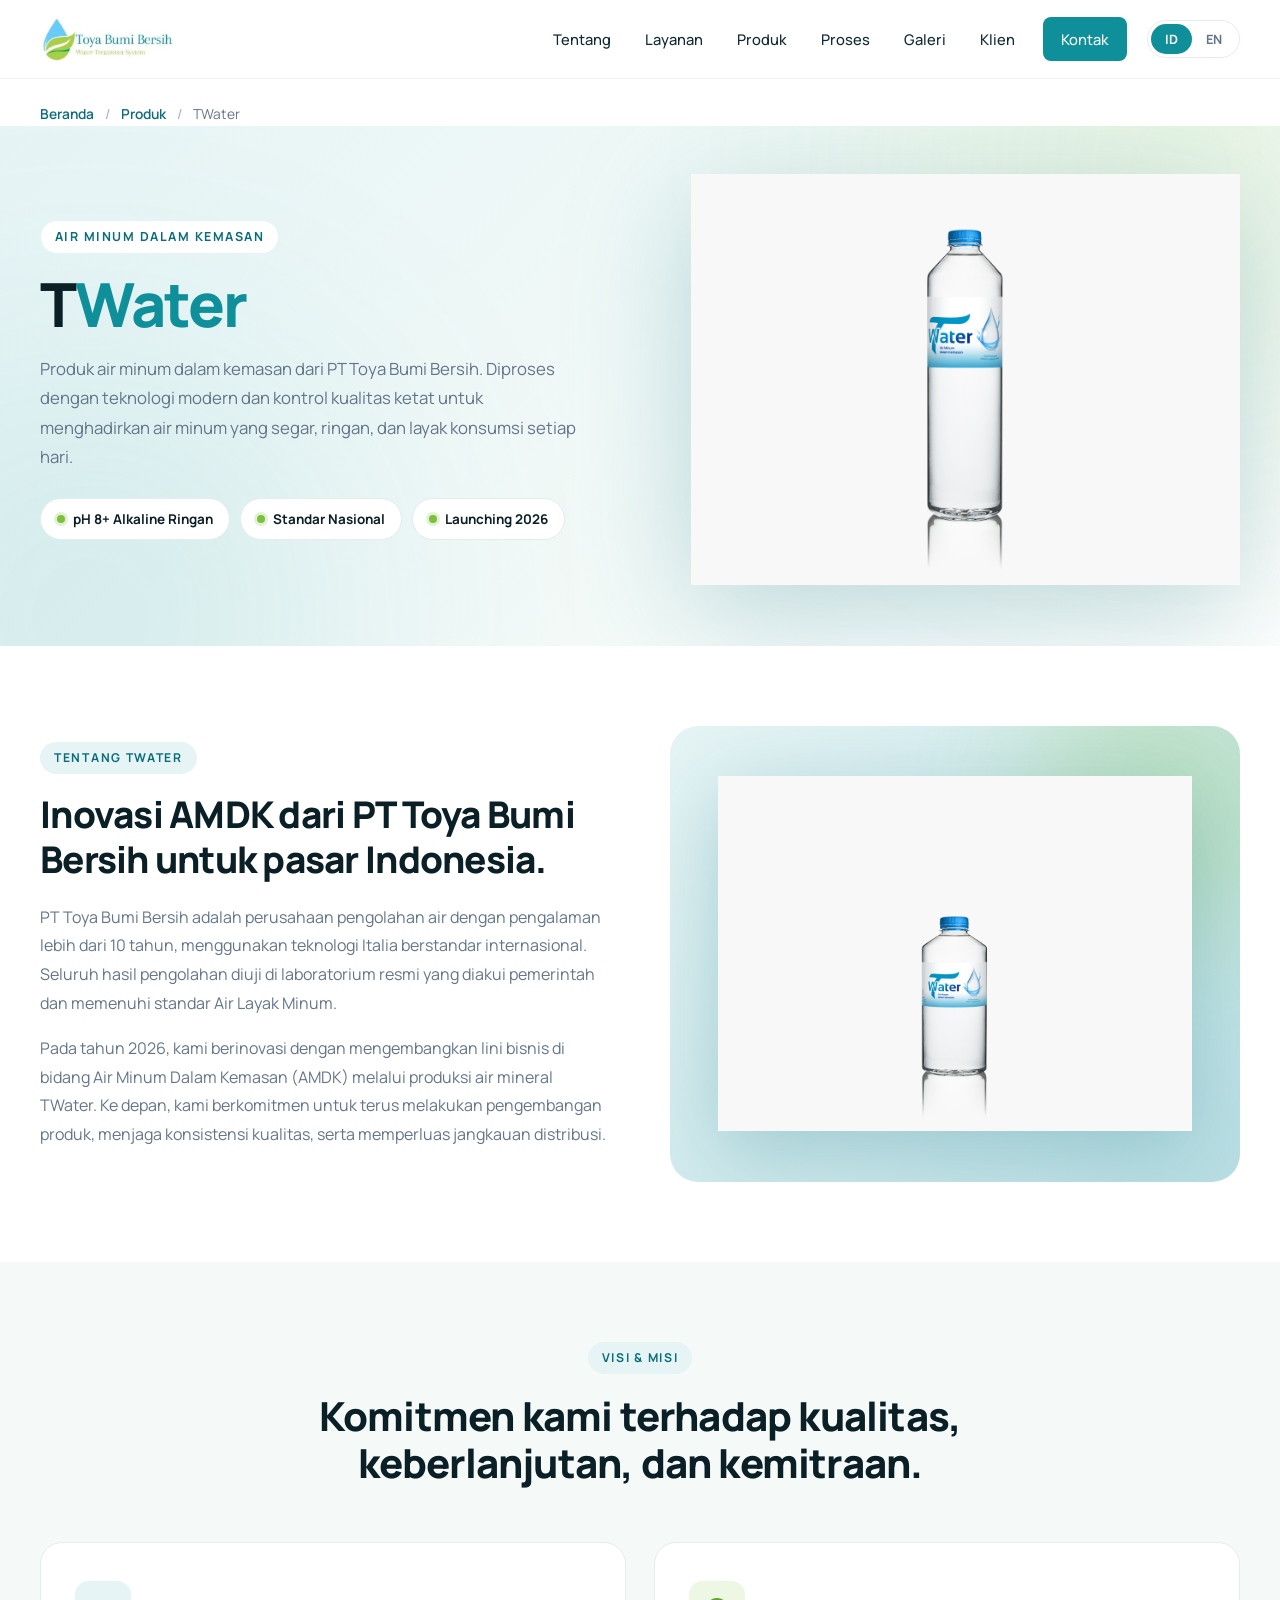
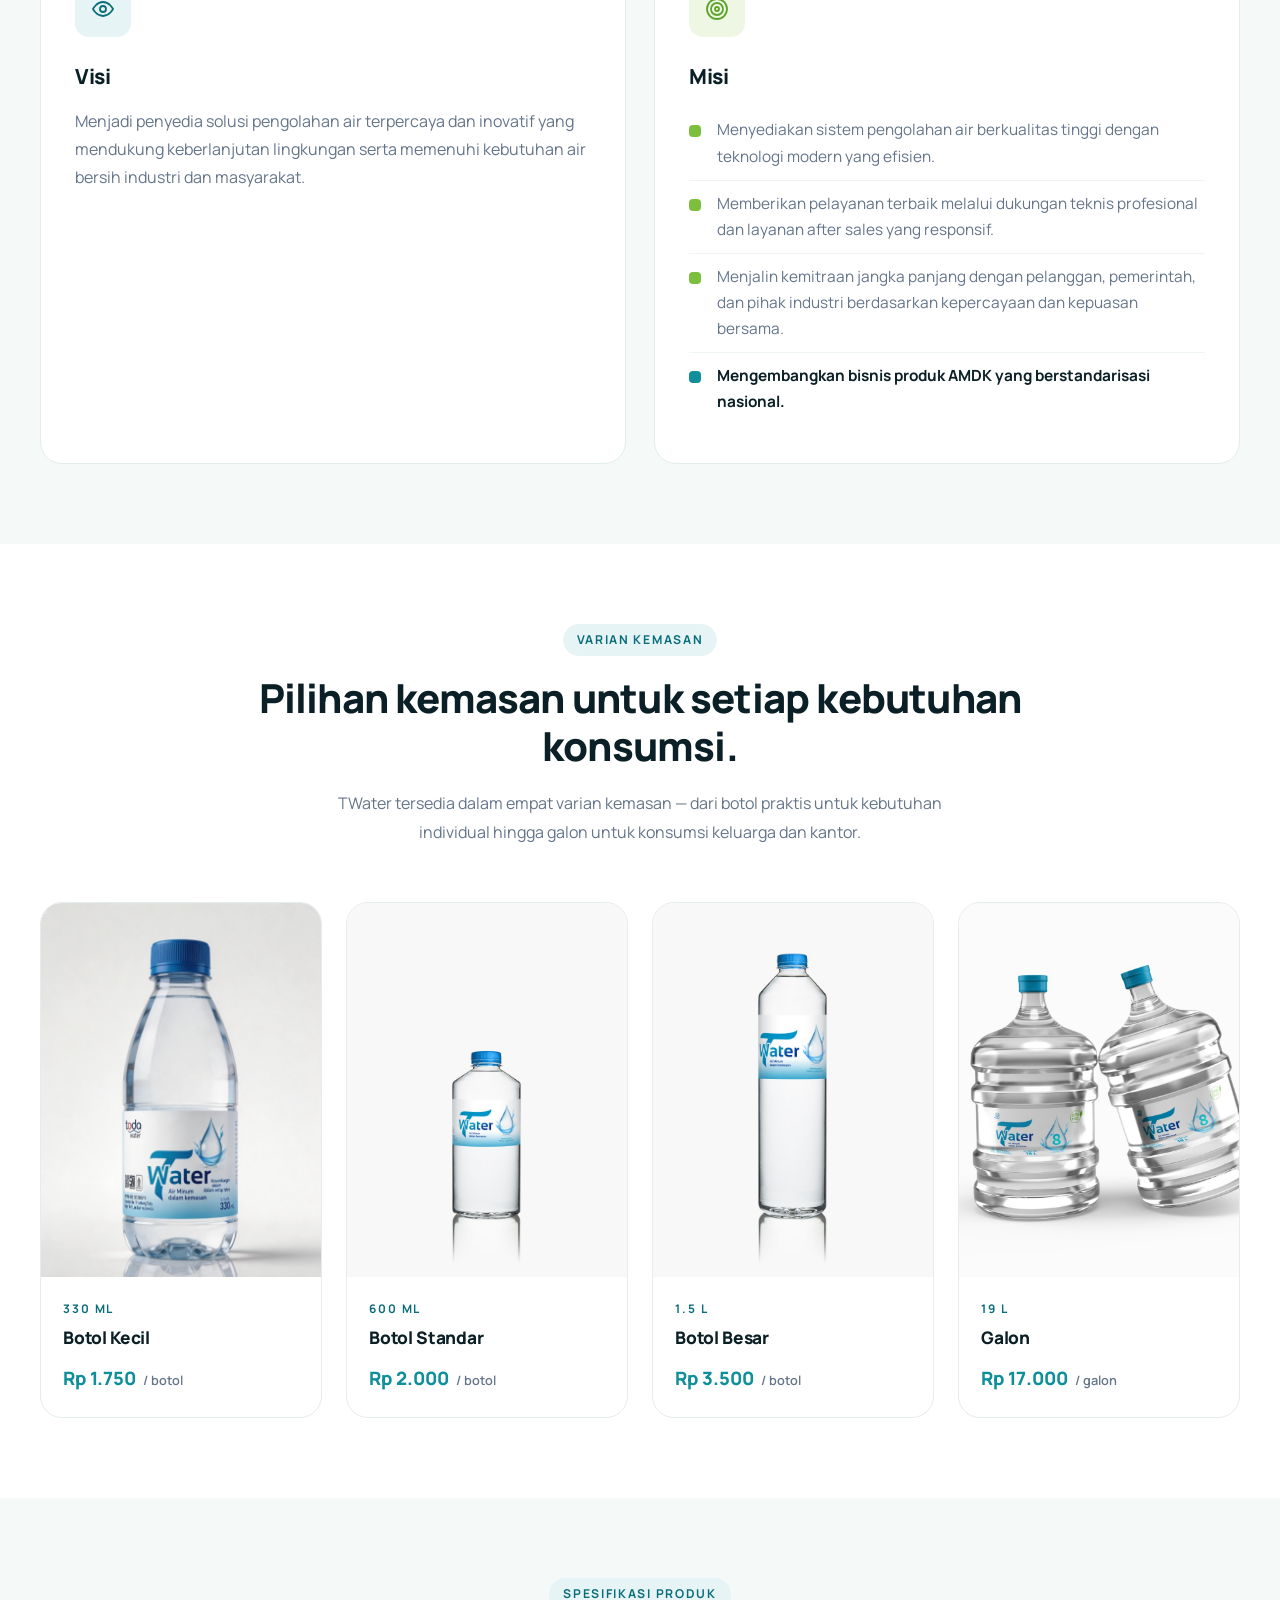
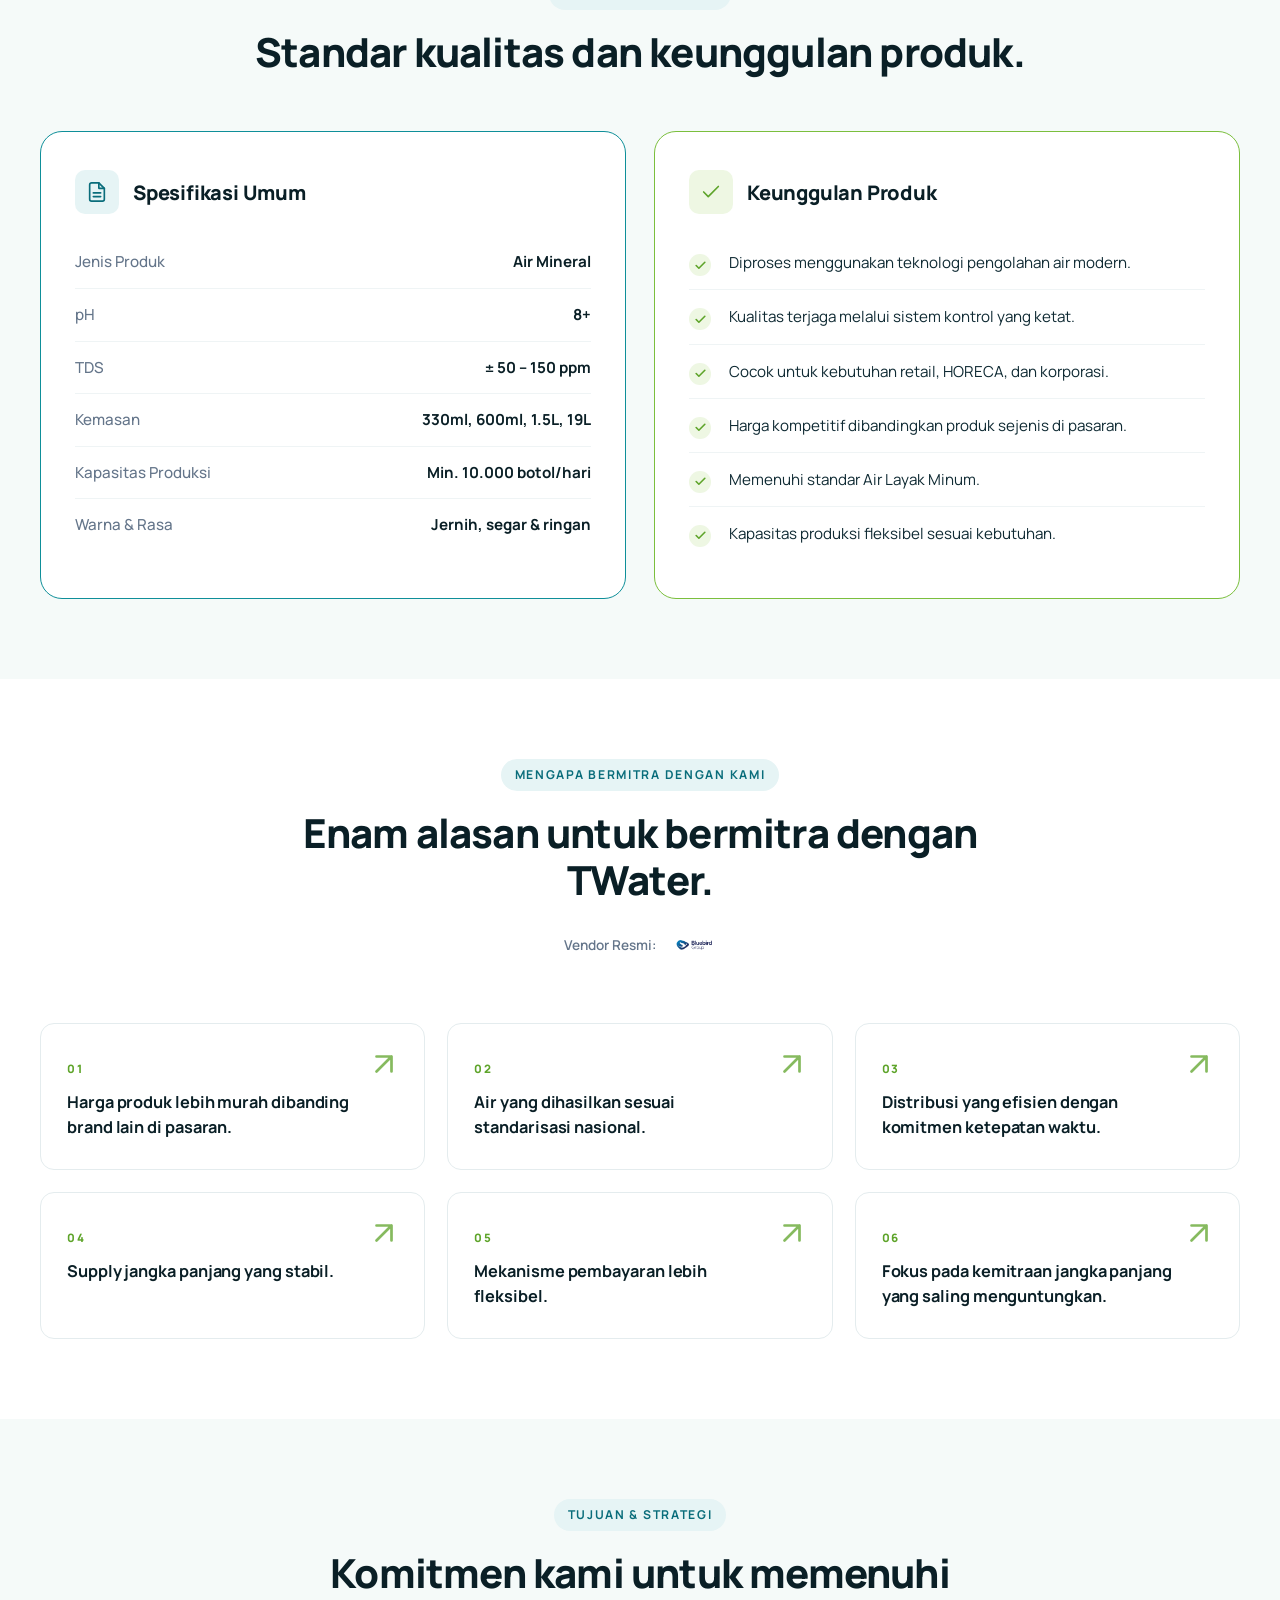
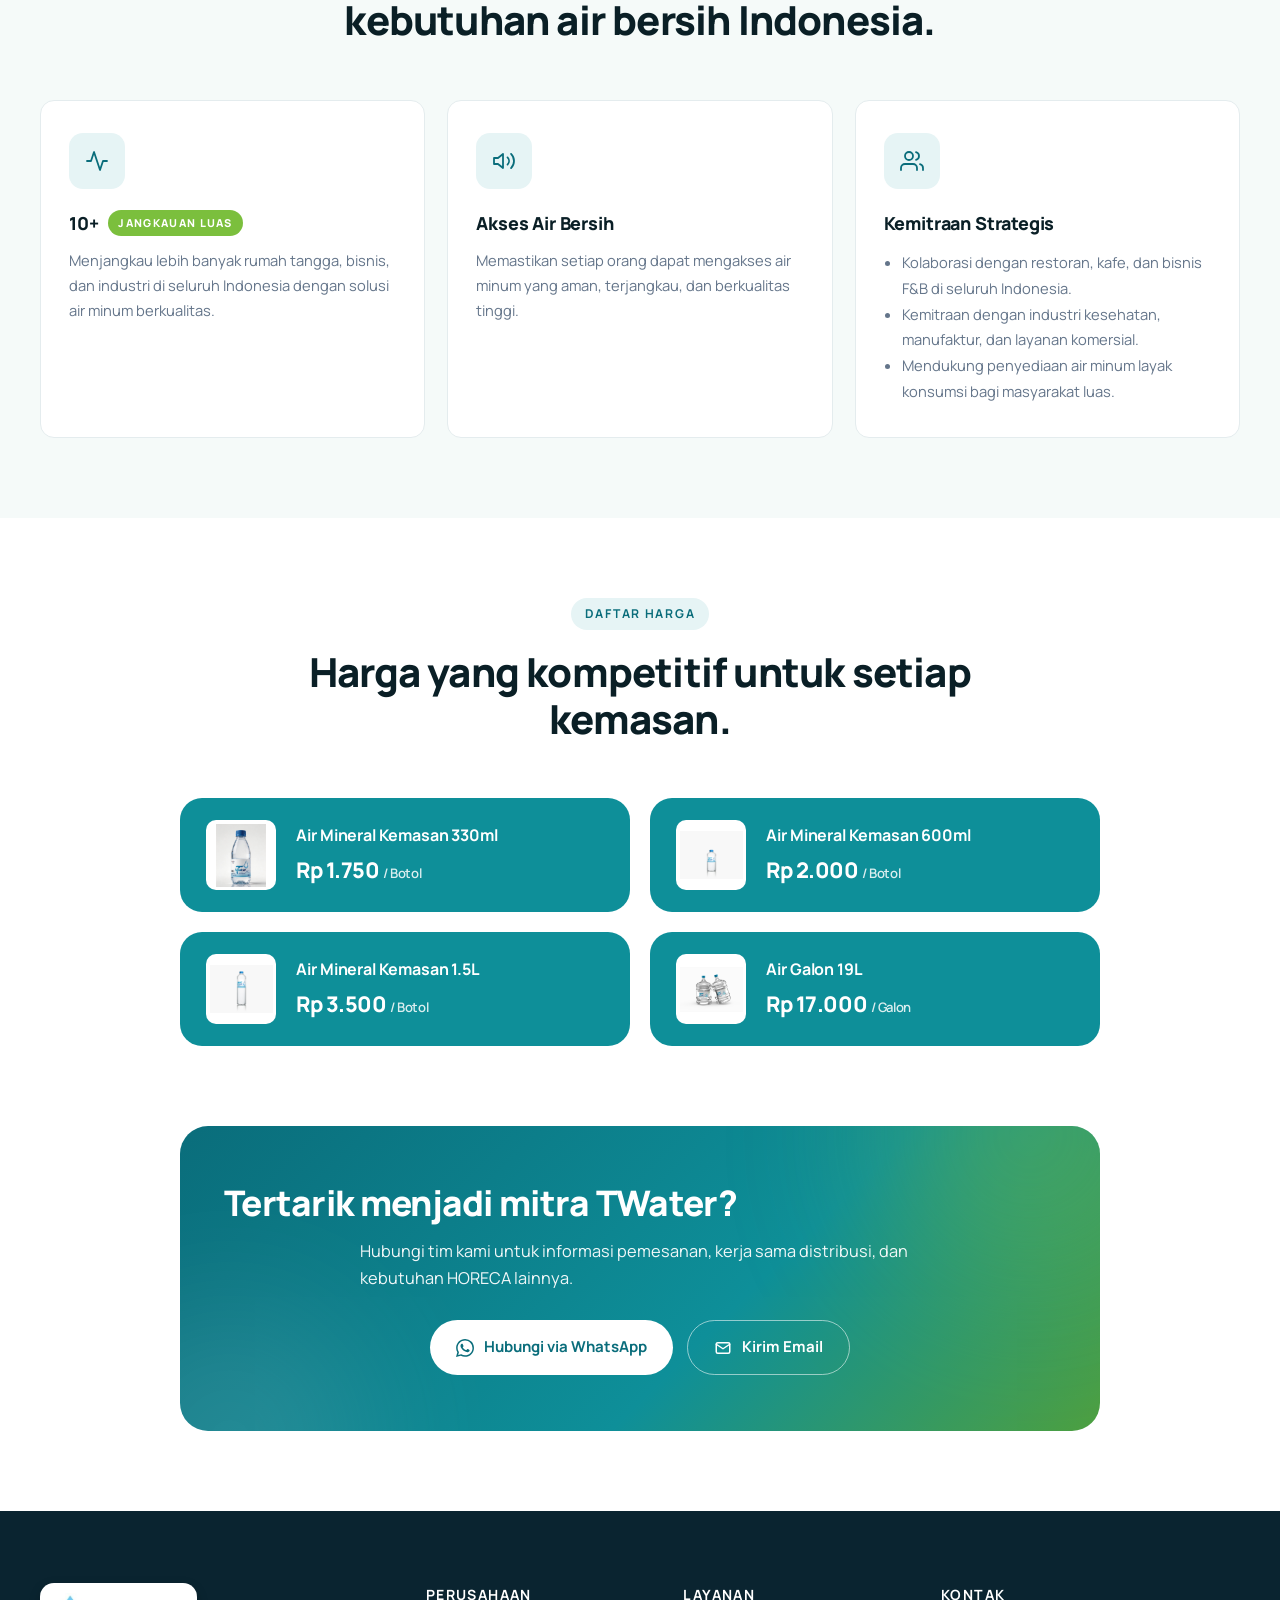
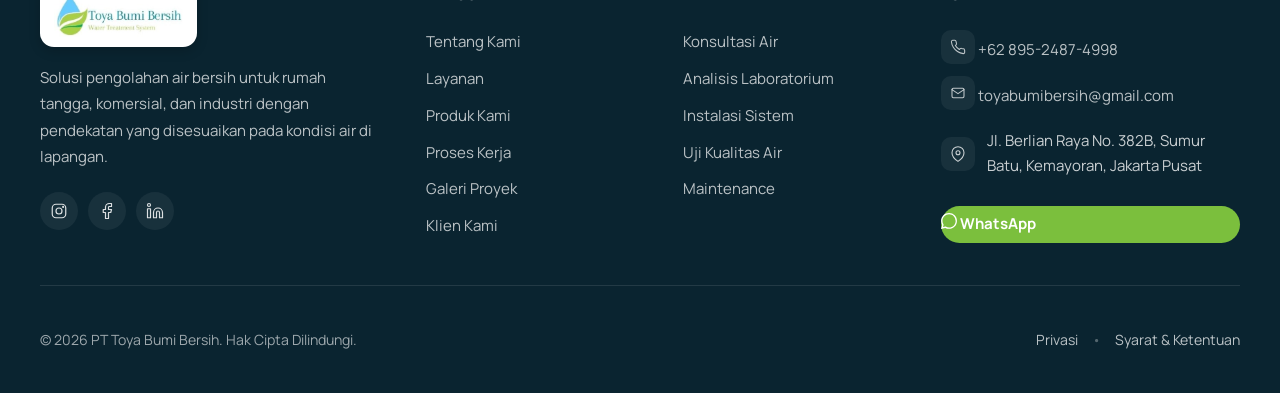
<file: toyabumi-fixed/twater.html>
<!DOCTYPE html>
<html lang="id">
<head>
  <meta charset="UTF-8" />
  <meta http-equiv="X-UA-Compatible" content="IE=edge" />
  <meta name="viewport" content="width=device-width, initial-scale=1, viewport-fit=cover" />
  <meta name="theme-color" content="#0e8f99" />
  <meta name="format-detection" content="telephone=yes" />

  <title id="page-title">TWater — Air Minum Dalam Kemasan | Toya Bumi Bersih</title>
  <meta id="page-description" name="description" content="TWater adalah produk air minum dalam kemasan dari PT Toya Bumi Bersih. Tersedia dalam kemasan botol 330ml, 600ml, 1.5L, dan galon 19L." />

  <meta property="og:type" content="website" />
  <meta property="og:title" content="TWater — Air Minum Dalam Kemasan | Toya Bumi Bersih" />
  <meta property="og:description" content="Air minum dalam kemasan berkualitas untuk kebutuhan retail, HORECA, dan korporasi." />

  <link rel="icon" type="image/jpeg" href="assets/logo-new.jpeg" />
  <link rel="apple-touch-icon" href="assets/logo.jpeg" />

  <link rel="preconnect" href="https://fonts.googleapis.com" />
  <link rel="preconnect" href="https://fonts.gstatic.com" crossorigin />
  <link href="https://fonts.googleapis.com/css2?family=Manrope:wght@400;500;600;700;800&display=swap" rel="stylesheet" />

  <style>

/* ============================================================
   TOYA BUMI BERSIH — TWater Product Detail Page
   ============================================================ */

:root {
  --bg: #ffffff;
  --bg-soft: #f5faf9;
  --surface: #ffffff;
  --surface-soft: #f3f8f7;

  --text: #0f2a33;
  --text-strong: #0a1f26;
  --muted: #64758a;
  --muted-light: #9aa8b5;

  --line: #e4ecee;
  --line-soft: #eff4f5;

  --primary: #0e8f99;
  --primary-deep: #0a6d7b;
  --primary-soft: #e6f4f5;

  --accent: #7bbf3d;
  --accent-deep: #5ea42a;
  --accent-soft: #eef7e3;

  --footer: #0a2430;
  --footer-line: rgba(255, 255, 255, 0.1);

  --shadow-xs: 0 1px 2px rgba(10, 35, 48, 0.04);
  --shadow-sm: 0 6px 18px rgba(10, 35, 48, 0.06);
  --shadow-md: 0 18px 40px rgba(10, 35, 48, 0.08);

  --radius-sm: 10px;
  --radius-md: 14px;
  --radius-lg: 22px;
  --radius-xl: 28px;

  --container: min(1200px, calc(100vw - 48px));
}

*, *::before, *::after { box-sizing: border-box; }

html { scroll-behavior: smooth; -webkit-text-size-adjust: 100%; }

body {
  margin: 0;
  font-family: "Manrope", -apple-system, BlinkMacSystemFont, "Segoe UI", system-ui, Roboto, sans-serif;
  font-size: 16px;
  line-height: 1.65;
  color: var(--text);
  background: var(--bg);
  -webkit-font-smoothing: antialiased;
  -moz-osx-font-smoothing: grayscale;
  text-align: justify;
}
h1, h2, h3, h4, h5, h6, .eyebrow, .button,
.site-nav a, .breadcrumb, .footer-bottom,
.lang-button, .detail-hero-title, .section-title,
.variant-name, .variant-size, .price-name,
.specs-card-title, .partner-number, .partner-card h3,
.footer-links-group a, .footer-social a { text-align: left; }
p, li, .detail-hero-text, .about-p { text-align: left; }
.section-heading { text-align: center; }
.section-heading h1, .section-heading h2,
.section-heading h3, .section-heading .section-title { text-align: center; }
.section-heading .section-lead { text-align: center; }

img { max-width: 100%; display: block; }

.container {
  width: var(--container);
  margin: 0 auto;
}

/* ----- HEADER ----- */
.site-header {
  position: sticky;
  top: 0;
  z-index: 100;
  background: rgba(255, 255, 255, 0.9);
  backdrop-filter: saturate(160%) blur(12px);
  -webkit-backdrop-filter: saturate(160%) blur(12px);
  border-bottom: 1px solid var(--line-soft);
  transition: box-shadow 0.2s ease, border-color 0.2s ease;
}

.site-header.is-scrolled {
  box-shadow: var(--shadow-sm);
  border-color: var(--line);
}

.nav-wrap {
  display: flex;
  align-items: center;
  justify-content: space-between;
  gap: 24px;
  padding: 16px 0;
}

.brand {
  display: inline-flex;
  align-items: center;
  text-decoration: none;
}

.brand img {
  height: 46px;
  width: auto;
}

.header-right {
  display: flex;
  align-items: center;
  gap: 20px;
}

.site-nav {
  display: flex;
  align-items: center;
  gap: 6px;
}

.site-nav a {
  padding: 8px 14px;
  color: var(--text);
  text-decoration: none;
  font-size: 0.92rem;
  font-weight: 500;
  border-radius: 8px;
  transition: background 0.15s ease, color 0.15s ease;
}

.site-nav a:hover { background: var(--primary-soft); color: var(--primary-deep); }

.site-nav a.nav-cta {
  background: var(--primary);
  color: #ffffff;
  padding: 10px 18px;
  margin-left: 8px;
}

.site-nav a.nav-cta:hover { background: var(--primary-deep); }

.lang-toggle {
  display: inline-flex;
  border: 1px solid var(--line);
  border-radius: 999px;
  padding: 3px;
  background: var(--surface);
}

.lang-button {
  padding: 6px 14px;
  background: transparent;
  border: none;
  font-family: inherit;
  font-size: 0.8rem;
  font-weight: 700;
  color: var(--muted);
  cursor: pointer;
  border-radius: 999px;
  transition: background 0.15s ease, color 0.15s ease;
}

.lang-button.is-active {
  background: var(--primary);
  color: #ffffff;
}

.menu-toggle {
  display: none;
  width: 40px;
  height: 40px;
  background: transparent;
  border: 1px solid var(--line);
  border-radius: 10px;
  cursor: pointer;
  align-items: center;
  justify-content: center;
  flex-direction: column;
  gap: 4px;
  padding: 0;
}

.menu-toggle span {
  width: 18px;
  height: 2px;
  background: var(--text);
  border-radius: 2px;
  transition: transform 0.2s ease, opacity 0.2s ease;
}

.menu-toggle[aria-expanded="true"] span:nth-child(1) { transform: translateY(6px) rotate(45deg); }
.menu-toggle[aria-expanded="true"] span:nth-child(2) { opacity: 0; }
.menu-toggle[aria-expanded="true"] span:nth-child(3) { transform: translateY(-6px) rotate(-45deg); }

/* ----- BREADCRUMB ----- */
.breadcrumb {
  padding: 24px 0 0;
  font-size: 0.86rem;
  color: var(--muted);
}

.breadcrumb a {
  color: var(--primary-deep);
  text-decoration: none;
  font-weight: 600;
}

.breadcrumb a:hover { text-decoration: underline; }

.breadcrumb span[aria-hidden] { margin: 0 8px; color: var(--muted-light); }

/* ----- HERO ----- */
.detail-hero {
  padding: 44px 0 56px;
  background: linear-gradient(135deg, #e6f4f5 0%, #f3faf8 60%, #ffffff 100%);
  position: relative;
  overflow: hidden;
}

.detail-hero::before {
  content: "";
  position: absolute;
  width: 480px;
  height: 480px;
  background: #7bbf3d;
  border-radius: 50%;
  filter: blur(140px);
  opacity: 0.16;
  top: -200px;
  right: -140px;
  pointer-events: none;
}

.detail-hero::after {
  content: "";
  position: absolute;
  width: 420px;
  height: 420px;
  background: #0e8f99;
  border-radius: 50%;
  filter: blur(140px);
  opacity: 0.18;
  bottom: -180px;
  left: -120px;
  pointer-events: none;
}

.detail-hero-grid {
  display: grid;
  grid-template-columns: 1.1fr 1fr;
  align-items: center;
  gap: 48px;
  position: relative;
  z-index: 1;
}

.detail-hero-eyebrow {
  display: inline-block;
  padding: 6px 14px;
  background: #ffffff;
  border: 1px solid var(--primary-soft);
  border-radius: 999px;
  font-size: 0.78rem;
  font-weight: 700;
  letter-spacing: 0.12em;
  text-transform: uppercase;
  color: var(--primary-deep);
}

.detail-hero-title {
  margin: 18px 0 18px;
  font-size: clamp(2.4rem, 5vw, 3.8rem);
  font-weight: 800;
  letter-spacing: -0.025em;
  line-height: 1.05;
  color: var(--text-strong);
}

.detail-hero-title .accent {
  color: var(--primary);
}

.detail-hero-text {
  margin: 0 0 26px;
  font-size: 1.05rem;
  line-height: 1.75;
  color: var(--muted);
  max-width: 540px;
}

.detail-hero-badges {
  display: flex;
  gap: 10px;
  flex-wrap: wrap;
}

.detail-hero-badge {
  display: inline-flex;
  align-items: center;
  gap: 8px;
  padding: 9px 16px;
  background: #ffffff;
  border: 1px solid var(--line);
  border-radius: 999px;
  font-size: 0.84rem;
  font-weight: 700;
  color: var(--text-strong);
}

.detail-hero-badge::before {
  content: "";
  width: 8px;
  height: 8px;
  border-radius: 50%;
  background: var(--accent);
  box-shadow: 0 0 0 3px rgba(123, 191, 61, 0.22);
}

.detail-hero-media {
  position: relative;
  display: flex;
  align-items: center;
  justify-content: center;
  min-height: 420px;
}

.detail-hero-image {
  max-width: 100%;
  max-height: 520px;
  filter: drop-shadow(0 30px 60px rgba(10, 109, 123, 0.25));
  object-fit: contain;
}

/* ----- SECTIONS ----- */
.section {
  padding: 80px 0;
}

.section-alt {
  background: var(--bg-soft);
}

.section-heading {
  text-align: center;
  max-width: 780px;
  margin: 0 auto 56px;
}

.section-heading .eyebrow {
  display: inline-block;
  padding: 6px 14px;
  background: var(--primary-soft);
  border-radius: 999px;
  font-size: 0.76rem;
  font-weight: 700;
  letter-spacing: 0.14em;
  text-transform: uppercase;
  color: var(--primary-deep);
  margin-bottom: 18px;
}

.section-title {
  margin: 0;
  font-size: clamp(1.8rem, 3.4vw, 2.5rem);
  font-weight: 800;
  letter-spacing: -0.02em;
  line-height: 1.18;
  color: var(--text-strong);
}

.section-lead {
  max-width: 62ch;
  margin: 20px auto 0;
  color: var(--muted);
  line-height: 1.8;
}

/* ----- ABOUT SPLIT ----- */
.about-grid {
  display: grid;
  grid-template-columns: 1fr 1fr;
  gap: 60px;
  align-items: center;
}

.about-text .eyebrow {
  display: inline-block;
  padding: 6px 14px;
  background: var(--primary-soft);
  border-radius: 999px;
  font-size: 0.76rem;
  font-weight: 700;
  letter-spacing: 0.14em;
  text-transform: uppercase;
  color: var(--primary-deep);
  margin-bottom: 18px;
}

.about-text h2 {
  margin: 0 0 22px;
  font-size: clamp(1.8rem, 3.2vw, 2.3rem);
  font-weight: 800;
  letter-spacing: -0.02em;
  line-height: 1.2;
  color: var(--text-strong);
}

.about-text p {
  margin: 0 0 16px;
  color: var(--muted);
  line-height: 1.8;
}

.about-visual {
  position: relative;
  border-radius: var(--radius-xl);
  padding: 48px;
  background: linear-gradient(135deg, #e6f4f5 0%, #cce8eb 60%, #b8dee3 100%);
  aspect-ratio: 5 / 4;
  display: flex;
  align-items: center;
  justify-content: center;
  overflow: hidden;
}

.about-visual::before {
  content: "";
  position: absolute;
  width: 280px;
  height: 280px;
  background: #7bbf3d;
  border-radius: 50%;
  filter: blur(60px);
  opacity: 0.22;
  top: -60px;
  right: -60px;
}

.about-visual img {
  max-height: 100%;
  width: auto;
  position: relative;
  z-index: 1;
  filter: drop-shadow(0 20px 40px rgba(10, 109, 123, 0.25));
}

/* ----- VISION MISSION ----- */
.vm-grid {
  display: grid;
  grid-template-columns: 1fr 1fr;
  gap: 28px;
}

.vm-card {
  background: var(--surface);
  border: 1px solid var(--line);
  border-radius: var(--radius-lg);
  padding: 38px 34px;
  transition: border-color 0.25s ease, box-shadow 0.25s ease, transform 0.25s ease;
}

.vm-card:hover {
  border-color: var(--primary);
  box-shadow: var(--shadow-md);
  transform: translateY(-3px);
}

.vm-icon {
  width: 56px;
  height: 56px;
  border-radius: 14px;
  background: var(--primary-soft);
  color: var(--primary-deep);
  display: inline-flex;
  align-items: center;
  justify-content: center;
  margin-bottom: 22px;
}

.vm-card.is-mission .vm-icon {
  background: var(--accent-soft);
  color: var(--accent-deep);
}

.vm-card h3 {
  margin: 0 0 14px;
  font-size: 1.3rem;
  font-weight: 800;
  color: var(--text-strong);
  letter-spacing: -0.015em;
}

.vm-card p { margin: 0; color: var(--muted); line-height: 1.75; }

.vm-list {
  margin: 0;
  padding: 0;
  list-style: none;
}

.vm-list li {
  position: relative;
  padding: 10px 0 10px 28px;
  color: var(--muted);
  line-height: 1.7;
  font-size: 0.96rem;
  border-bottom: 1px solid var(--line-soft);
}

.vm-list li:last-child { border-bottom: none; }

.vm-list li::before {
  content: "";
  position: absolute;
  left: 0;
  top: 18px;
  width: 12px;
  height: 12px;
  border-radius: 4px;
  background: var(--accent);
}

.vm-list li.is-featured {
  font-weight: 700;
  color: var(--text-strong);
}

.vm-list li.is-featured::before {
  background: var(--primary);
}

/* ----- VARIANT GRID ----- */
.variants-grid {
  display: grid;
  grid-template-columns: repeat(4, minmax(0, 1fr));
  gap: 24px;
}

.variant-card {
  background: var(--surface);
  border: 1px solid var(--line);
  border-radius: var(--radius-lg);
  overflow: hidden;
  transition: border-color 0.25s ease, box-shadow 0.25s ease, transform 0.25s ease;
  display: flex;
  flex-direction: column;
}

.variant-card:hover {
  border-color: var(--primary);
  box-shadow: var(--shadow-md);
  transform: translateY(-4px);
}

.variant-image {
  position: relative;
  aspect-ratio: 3 / 4;
  background: linear-gradient(135deg, #f5fafa 0%, #e6f4f5 100%);
  overflow: hidden;
  display: flex;
  align-items: center;
  justify-content: center;
}

.variant-image img {
  width: 100%;
  height: 100%;
  object-fit: cover;
  transition: transform 0.4s ease;
}

.variant-card:hover .variant-image img { transform: scale(1.04); }

.variant-body {
  padding: 22px 22px 24px;
  text-align: center;
}

.variant-size {
  display: block;
  font-size: 0.74rem;
  font-weight: 700;
  letter-spacing: 0.16em;
  text-transform: uppercase;
  color: var(--primary-deep);
  margin-bottom: 6px;
}

.variant-name {
  margin: 0 0 10px;
  font-size: 1.08rem;
  font-weight: 800;
  color: var(--text-strong);
  letter-spacing: -0.01em;
}

.variant-price {
  margin: 0;
  font-size: 1.15rem;
  font-weight: 800;
  color: var(--primary);
}

.variant-price span {
  font-size: 0.8rem;
  font-weight: 600;
  color: var(--muted);
  margin-left: 3px;
}

/* ----- SPECS TWO-COL ----- */
.specs-grid {
  display: grid;
  grid-template-columns: 1fr 1fr;
  gap: 28px;
}

.specs-card {
  background: var(--surface);
  border: 1px solid var(--line);
  border-radius: var(--radius-lg);
  padding: 38px 34px;
}

.specs-card.is-primary { border-color: var(--primary); }
.specs-card.is-accent { border-color: var(--accent); }

.specs-card-title {
  display: flex;
  align-items: center;
  gap: 14px;
  margin: 0 0 22px;
  font-size: 1.25rem;
  font-weight: 800;
  color: var(--text-strong);
  letter-spacing: -0.01em;
}

.specs-card-title .specs-icon {
  width: 44px;
  height: 44px;
  border-radius: 10px;
  background: var(--primary-soft);
  color: var(--primary-deep);
  display: inline-flex;
  align-items: center;
  justify-content: center;
  flex-shrink: 0;
}

.specs-card.is-accent .specs-icon {
  background: var(--accent-soft);
  color: var(--accent-deep);
}

.specs-list {
  margin: 0;
  padding: 0;
  list-style: none;
}

.specs-list li {
  display: flex;
  justify-content: space-between;
  gap: 14px;
  padding: 14px 0;
  border-bottom: 1px solid var(--line-soft);
  color: var(--text);
  font-size: 0.95rem;
  line-height: 1.55;
}

.specs-list li:last-child { border-bottom: none; }

.specs-list .spec-label {
  color: var(--muted);
  font-weight: 500;
  flex-shrink: 0;
}

.specs-list .spec-value {
  color: var(--text-strong);
  font-weight: 700;
  text-align: right;
}

.advantages-list {
  margin: 0;
  padding: 0;
  list-style: none;
}

.advantages-list li {
  position: relative;
  padding: 14px 0 14px 40px;
  border-bottom: 1px solid var(--line-soft);
  color: var(--text);
  line-height: 1.65;
  font-size: 0.95rem;
}

.advantages-list li:last-child { border-bottom: none; }

.advantages-list li::before {
  content: "";
  position: absolute;
  left: 0;
  top: 18px;
  width: 22px;
  height: 22px;
  border-radius: 50%;
  background: var(--accent-soft);
  background-image: url("data:image/svg+xml,%3Csvg xmlns='http://www.w3.org/2000/svg' viewBox='0 0 24 24' fill='none' stroke='%235ea42a' stroke-width='3' stroke-linecap='round' stroke-linejoin='round'%3E%3Cpolyline points='20 6 9 17 4 12'%3E%3C/polyline%3E%3C/svg%3E");
  background-position: center;
  background-repeat: no-repeat;
  background-size: 13px 13px;
}

/* ----- WHY PARTNER ----- */
.partner-grid {
  display: grid;
  grid-template-columns: repeat(3, minmax(0, 1fr));
  gap: 22px;
}

.partner-card {
  background: var(--surface);
  border: 1px solid var(--line);
  border-radius: var(--radius-md);
  padding: 30px 26px;
  transition: border-color 0.25s ease, box-shadow 0.25s ease, transform 0.25s ease;
  position: relative;
  overflow: hidden;
}

.partner-card:hover {
  border-color: var(--accent);
  box-shadow: var(--shadow-sm);
  transform: translateY(-3px);
}

.partner-card::after {
  content: "";
  position: absolute;
  width: 36px;
  height: 36px;
  top: 22px;
  right: 22px;
  background-image: url("data:image/svg+xml,%3Csvg xmlns='http://www.w3.org/2000/svg' viewBox='0 0 24 24' fill='none' stroke='%235ea42a' stroke-width='1.8' stroke-linecap='round' stroke-linejoin='round'%3E%3Cpath d='M7 17 17 7M17 17V7H7'%3E%3C/path%3E%3C/svg%3E");
  background-position: center;
  background-repeat: no-repeat;
  opacity: 0.75;
}

.partner-number {
  display: inline-block;
  font-size: 0.72rem;
  font-weight: 800;
  letter-spacing: 0.16em;
  color: var(--accent-deep);
  margin-bottom: 12px;
}

.partner-card h3 {
  margin: 0;
  font-size: 1.02rem;
  font-weight: 700;
  color: var(--text-strong);
  line-height: 1.5;
  letter-spacing: -0.005em;
  padding-right: 40px;
}

/* ----- GOALS ----- */
.goals-grid {
  display: grid;
  grid-template-columns: repeat(3, minmax(0, 1fr));
  gap: 22px;
}

.goal-card {
  background: var(--surface);
  border: 1px solid var(--line);
  border-radius: var(--radius-md);
  padding: 32px 28px;
  transition: border-color 0.25s ease, box-shadow 0.25s ease, transform 0.25s ease;
}

.goal-card:hover {
  border-color: var(--primary);
  box-shadow: var(--shadow-sm);
  transform: translateY(-3px);
}

.goal-icon {
  width: 56px;
  height: 56px;
  border-radius: 14px;
  background: var(--primary-soft);
  color: var(--primary-deep);
  display: inline-flex;
  align-items: center;
  justify-content: center;
  margin-bottom: 20px;
}

.goal-card h3 {
  display: flex;
  align-items: center;
  flex-wrap: wrap;
  gap: 10px;
  margin: 0 0 10px;
  font-size: 1.12rem;
  font-weight: 800;
  color: var(--text-strong);
  letter-spacing: -0.01em;
}

.goal-card h3 .goal-tag {
  font-size: 0.68rem;
  font-weight: 800;
  letter-spacing: 0.12em;
  text-transform: uppercase;
  padding: 4px 10px;
  border-radius: 999px;
  background: var(--accent);
  color: #ffffff;
}

.goal-card p { margin: 0; color: var(--muted); line-height: 1.7; font-size: 0.92rem; }

.goal-card ul {
  margin: 12px 0 0;
  padding: 0 0 0 18px;
  color: var(--muted);
  font-size: 0.92rem;
  line-height: 1.75;
}

/* ----- PRICE LIST ----- */
.price-wrap {
  max-width: 920px;
  margin: 0 auto;
}

.price-grid {
  display: grid;
  grid-template-columns: repeat(2, minmax(0, 1fr));
  gap: 20px;
}

.price-card {
  display: flex;
  align-items: center;
  gap: 20px;
  padding: 22px 26px;
  background: var(--primary);
  border-radius: var(--radius-lg);
  color: #ffffff;
  transition: transform 0.25s ease, box-shadow 0.25s ease;
}

.price-card:hover {
  transform: translateY(-3px);
  box-shadow: 0 14px 30px rgba(14, 143, 153, 0.3);
}

.price-thumb {
  width: 70px;
  height: 70px;
  background: #ffffff;
  border-radius: var(--radius-sm);
  flex-shrink: 0;
  overflow: hidden;
  display: flex;
  align-items: center;
  justify-content: center;
}

.price-thumb img {
  width: 90%;
  height: 90%;
  object-fit: contain;
}

.price-info {
  flex: 1;
  min-width: 0;
}

.price-name {
  display: block;
  font-size: 1rem;
  font-weight: 700;
  margin-bottom: 4px;
  letter-spacing: -0.005em;
}

.price-value {
  display: block;
  font-size: 1.35rem;
  font-weight: 800;
  letter-spacing: -0.02em;
}

.price-value small {
  font-size: 0.82rem;
  font-weight: 600;
  opacity: 0.85;
}

/* ----- CTA BANNER ----- */
.cta-banner {
  margin-top: 80px;
  padding: 56px 44px;
  background: linear-gradient(135deg, #0a6d7b 0%, #0e8f99 60%, #5ea42a 110%);
  border-radius: var(--radius-xl);
  color: #ffffff;
  text-align: center;
  position: relative;
  overflow: hidden;
}

.cta-banner::before,
.cta-banner::after {
  content: "";
  position: absolute;
  border-radius: 50%;
  filter: blur(80px);
  opacity: 0.35;
  pointer-events: none;
}

.cta-banner::before {
  width: 300px;
  height: 300px;
  background: #7bbf3d;
  top: -140px;
  right: -80px;
}

.cta-banner::after {
  width: 260px;
  height: 260px;
  background: #ffffff;
  bottom: -140px;
  left: -80px;
  opacity: 0.12;
}

.cta-banner-content { position: relative; z-index: 1; }

.cta-banner h2 {
  margin: 0 0 14px;
  font-size: clamp(1.6rem, 3vw, 2.2rem);
  font-weight: 800;
  letter-spacing: -0.02em;
  line-height: 1.2;
}

.cta-banner p {
  margin: 0 0 28px;
  font-size: 1.02rem;
  opacity: 0.94;
  max-width: 560px;
  margin-left: auto;
  margin-right: auto;
}

.cta-buttons {
  display: inline-flex;
  gap: 14px;
  flex-wrap: wrap;
  justify-content: center;
}

.button {
  display: inline-flex;
  align-items: center;
  gap: 10px;
  padding: 14px 26px;
  border-radius: 999px;
  font-weight: 700;
  font-size: 0.94rem;
  text-decoration: none;
  transition: transform 0.2s ease, box-shadow 0.2s ease, background 0.2s ease;
}

.button-primary {
  background: #ffffff;
  color: var(--primary-deep);
}

.button-primary:hover {
  transform: translateY(-2px);
  box-shadow: 0 12px 24px rgba(0, 0, 0, 0.2);
}

.button-outline {
  background: transparent;
  color: #ffffff;
  border: 1.5px solid rgba(255, 255, 255, 0.55);
}

.button-outline:hover {
  background: rgba(255, 255, 255, 0.12);
  transform: translateY(-2px);
}

.button svg { width: 18px; height: 18px; }

/* ----- FOOTER ----- */
.site-footer {
  background: var(--footer);
  color: #ffffff;
  padding: 72px 0 28px;
  margin-top: 0;
}

.footer-grid {
  display: grid;
  grid-template-columns: 1.6fr 1fr 1fr 1.4fr;
  gap: 44px;
  padding-bottom: 40px;
  border-bottom: 1px solid var(--footer-line);
}

.footer-brand {
  display: inline-flex;
  align-items: center;
  padding: 10px 14px;
  background: #ffffff;
  border-radius: 14px;
  box-shadow: 0 4px 12px rgba(0,0,0,0.18);
  margin-bottom: 18px;
}

.footer-brand img {
  height: 44px;
  width: auto;
}

.footer-brand-block p {
  color: rgba(255, 255, 255, 0.72);
  line-height: 1.75;
  margin: 0 0 22px;
  font-size: 0.94rem;
}

.footer-social {
  display: flex;
  gap: 10px;
}

.footer-social a {
  width: 38px;
  height: 38px;
  border-radius: 50%;
  background: rgba(255, 255, 255, 0.06);
  color: rgba(255, 255, 255, 0.85);
  display: inline-flex;
  align-items: center;
  justify-content: center;
  transition: background 0.2s ease, color 0.2s ease;
}

.footer-social a svg { width: 18px; height: 18px; }

.footer-social a:hover { background: var(--primary); color: #ffffff; }

.footer-links-group h3 {
  margin: 0 0 18px;
  font-size: 0.88rem;
  font-weight: 700;
  letter-spacing: 0.1em;
  text-transform: uppercase;
  color: #ffffff;
}

.footer-links-group a {
  display: block;
  color: rgba(255, 255, 255, 0.72);
  text-decoration: none;
  font-size: 0.94rem;
  padding: 6px 0;
  transition: color 0.15s ease;
}

.footer-links-group a:hover { color: #ffffff; }

.footer-contact-item {
  display: flex;
  gap: 12px;
  align-items: center;
  padding: 7px 0;
  color: rgba(255, 255, 255, 0.78);
  text-decoration: none;
  font-size: 0.92rem;
  transition: color 0.15s ease;
}

.footer-contact-item:hover { color: #ffffff; }

.footer-contact-icon {
  width: 34px;
  height: 34px;
  background: rgba(255, 255, 255, 0.06);
  border-radius: 10px;
  display: inline-flex;
  align-items: center;
  justify-content: center;
  flex-shrink: 0;
}

.footer-contact-icon svg { width: 16px; height: 16px; }

.footer-whatsapp {
  margin-top: 14px;
  background: var(--accent);
  color: #ffffff !important;
  padding: 11px 20px;
  border-radius: 999px;
  font-weight: 700;
  font-size: 0.9rem;
  display: inline-flex;
  align-items: center;
  gap: 8px;
  text-decoration: none;
  transition: background 0.2s ease, transform 0.2s ease;
}

.footer-whatsapp:hover {
  background: var(--accent-deep);
  transform: translateY(-2px);
}

.footer-whatsapp svg { width: 16px; height: 16px; }

.footer-bottom {
  display: flex;
  justify-content: space-between;
  align-items: center;
  padding-top: 28px;
  color: rgba(255, 255, 255, 0.6);
  font-size: 0.88rem;
  flex-wrap: wrap;
  gap: 14px;
}

.footer-bottom-links {
  display: flex;
  gap: 14px;
  align-items: center;
}

.footer-bottom-links a {
  color: rgba(255, 255, 255, 0.72);
  text-decoration: none;
}

.footer-bottom-links a:hover { color: #ffffff; }

.footer-bottom-links span { color: rgba(255, 255, 255, 0.3); }

/* ----- REVEAL ANIMATIONS ----- */
.reveal {
  opacity: 0;
  transform: translateY(18px);
  transition: opacity 0.7s ease, transform 0.7s ease;
}

.reveal.is-visible {
  opacity: 1;
  transform: translateY(0);
}

/* ----- RESPONSIVE ----- */
@media (max-width: 960px) {
  .site-nav { display: none; }
  .menu-toggle { display: inline-flex; }

  .site-nav.is-open {
    display: flex;
    position: absolute;
    top: 100%;
    left: 0;
    right: 0;
    background: #ffffff;
    flex-direction: column;
    padding: 18px;
    gap: 4px;
    border-bottom: 1px solid var(--line);
    box-shadow: var(--shadow-sm);
  }

  .detail-hero-grid { grid-template-columns: 1fr; gap: 32px; }
  .detail-hero-media { min-height: 340px; }
  .about-grid { grid-template-columns: 1fr; gap: 36px; }
  .vm-grid { grid-template-columns: 1fr; }
  .variants-grid { grid-template-columns: repeat(2, 1fr); }
  .specs-grid { grid-template-columns: 1fr; }
  .partner-grid { grid-template-columns: repeat(2, 1fr); }
  .goals-grid { grid-template-columns: 1fr; }
  .price-grid { grid-template-columns: 1fr; }
  .footer-grid { grid-template-columns: 1fr 1fr; gap: 32px; }
  .footer-brand-block { grid-column: 1 / -1; }
}

@media (max-width: 640px) {
  .section { padding: 60px 0; }
  .detail-hero { padding: 32px 0 44px; }
  .variants-grid { grid-template-columns: 1fr 1fr; gap: 16px; }
  .partner-grid { grid-template-columns: 1fr; }
  .footer-grid { grid-template-columns: 1fr; gap: 32px; }
  .cta-banner { padding: 40px 24px; }
}
  
</style>
</head>
<body>
  <div class="page-shell">

    <!-- ========== HEADER ========== -->
    <header class="site-header">
      <div class="container nav-wrap">
        <a class="brand" href="index.html" aria-label="Toya Bumi Bersih">
          <img src="assets/logo-new.jpeg" alt="Toya Bumi Bersih - Water Treatment System" />
        </a>

        <div class="header-right">
          <nav class="site-nav" aria-label="Navigasi utama">
            <a href="index.html#tentang" data-i18n="nav.about">Tentang</a>
            <a href="index.html#layanan" data-i18n="nav.services">Layanan</a>
            <a href="index.html#produk" data-i18n="nav.products">Produk</a>
            <a href="index.html#proses" data-i18n="nav.process">Proses</a>
            <a href="index.html#galeri" data-i18n="nav.gallery">Galeri</a>
            <a href="index.html#klien" data-i18n="nav.clients">Klien</a>
            <a href="https://wa.me/6289524874998" class="nav-cta" target="_blank" rel="noopener" data-i18n="nav.contact">Kontak</a>
          </nav>

          <div class="lang-toggle" role="group" aria-label="Pilih bahasa" translate="no">
            <button class="lang-button is-active" data-lang-switch="id" type="button">ID</button>
            <button class="lang-button" data-lang-switch="en" type="button">EN</button>
          </div>

          <button class="menu-toggle" type="button" aria-label="Buka menu" aria-expanded="false">
            <span></span><span></span><span></span>
          </button>
        </div>
      </div>
    </header>

    <!-- ========== BREADCRUMB ========== -->
    <div class="container">
      <nav class="breadcrumb" aria-label="Breadcrumb">
        <a href="index.html" data-i18n="breadcrumb.home">Beranda</a>
        <span aria-hidden="true">/</span>
        <a href="index.html#produk" data-i18n="breadcrumb.products">Produk</a>
        <span aria-hidden="true">/</span>
        <span data-i18n="breadcrumb.twater">TWater</span>
      </nav>
    </div>

    <!-- ========== HERO ========== -->
    <section class="detail-hero">
      <div class="container detail-hero-grid">
        <div class="detail-hero-copy reveal">
          <span class="detail-hero-eyebrow" data-i18n="twater.eyebrow">Air Minum Dalam Kemasan</span>
          <h1 class="detail-hero-title">
            <span translate="no">T</span><span class="accent" translate="no">Water</span>
          </h1>
          <p class="detail-hero-text" data-i18n="twater.heroText">
            Produk air minum dalam kemasan dari PT Toya Bumi Bersih. Diproses dengan teknologi modern dan kontrol kualitas ketat untuk menghadirkan air minum yang segar, ringan, dan layak konsumsi setiap hari.
          </p>
          <div class="detail-hero-badges">
            <span class="detail-hero-badge" data-i18n="twater.badge1">pH 8+ Alkaline Ringan</span>
            <span class="detail-hero-badge" data-i18n="twater.badge2">Standar Nasional</span>
            <span class="detail-hero-badge" data-i18n="twater.badge3">Launching 2026</span>
          </div>
        </div>
        <div class="detail-hero-media reveal">
          <img class="detail-hero-image" src="assets/twater-1500ml.jpeg" alt="TWater 1.5L bottle" />
        </div>
      </div>
    </section>

    <!-- ========== ABOUT TWATER ========== -->
    <section class="section">
      <div class="container">
        <div class="about-grid">
          <div class="about-text reveal">
            <span class="eyebrow" data-i18n="twater.about.eyebrow">Tentang TWater</span>
            <h2 data-i18n="twater.about.title">
              Inovasi AMDK dari PT Toya Bumi Bersih untuk pasar Indonesia.
            </h2>
            <p data-i18n="twater.about.p1">
              PT Toya Bumi Bersih adalah perusahaan pengolahan air dengan pengalaman lebih dari 10 tahun, menggunakan teknologi Italia berstandar internasional. Seluruh hasil pengolahan diuji di laboratorium resmi yang diakui pemerintah dan memenuhi standar Air Layak Minum.
            </p>
            <p data-i18n="twater.about.p2">
              Pada tahun 2026, kami berinovasi dengan mengembangkan lini bisnis di bidang Air Minum Dalam Kemasan (AMDK) melalui produksi air mineral TWater. Ke depan, kami berkomitmen untuk terus melakukan pengembangan produk, menjaga konsistensi kualitas, serta memperluas jangkauan distribusi.
            </p>
          </div>
          <div class="about-visual reveal">
            <img src="assets/twater-600ml.jpeg" alt="TWater 600ml" />
          </div>
        </div>
      </div>
    </section>

    <!-- ========== VISION & MISSION ========== -->
    <section class="section section-alt">
      <div class="container">
        <div class="section-heading reveal">
          <span class="eyebrow" data-i18n="twater.vm.eyebrow">Visi &amp; Misi</span>
          <h2 class="section-title" data-i18n="twater.vm.title">
            Komitmen kami terhadap kualitas, keberlanjutan, dan kemitraan.
          </h2>
        </div>
        <div class="vm-grid">
          <article class="vm-card reveal">
            <div class="vm-icon">
              <svg viewBox="0 0 24 24" width="24" height="24" fill="none" stroke="currentColor" stroke-width="1.8" stroke-linecap="round" stroke-linejoin="round"><circle cx="12" cy="12" r="3"/><path d="M2 12s3.5-7 10-7 10 7 10 7-3.5 7-10 7S2 12 2 12z"/></svg>
            </div>
            <h3 data-i18n="twater.vm.visionTitle">Visi</h3>
            <p data-i18n="twater.vm.visionText">
              Menjadi penyedia solusi pengolahan air terpercaya dan inovatif yang mendukung keberlanjutan lingkungan serta memenuhi kebutuhan air bersih industri dan masyarakat.
            </p>
          </article>

          <article class="vm-card is-mission reveal">
            <div class="vm-icon">
              <svg viewBox="0 0 24 24" width="24" height="24" fill="none" stroke="currentColor" stroke-width="1.8" stroke-linecap="round" stroke-linejoin="round"><circle cx="12" cy="12" r="10"/><circle cx="12" cy="12" r="6"/><circle cx="12" cy="12" r="2"/></svg>
            </div>
            <h3 data-i18n="twater.vm.missionTitle">Misi</h3>
            <ul class="vm-list">
              <li data-i18n="twater.vm.mission1">Menyediakan sistem pengolahan air berkualitas tinggi dengan teknologi modern yang efisien.</li>
              <li data-i18n="twater.vm.mission2">Memberikan pelayanan terbaik melalui dukungan teknis profesional dan layanan after sales yang responsif.</li>
              <li data-i18n="twater.vm.mission3">Menjalin kemitraan jangka panjang dengan pelanggan, pemerintah, dan pihak industri berdasarkan kepercayaan dan kepuasan bersama.</li>
              <li class="is-featured" data-i18n="twater.vm.mission4">Mengembangkan bisnis produk AMDK yang berstandarisasi nasional.</li>
            </ul>
          </article>
        </div>
      </div>
    </section>

    <!-- ========== VARIANTS ========== -->
    <section class="section" id="varian">
      <div class="container">
        <div class="section-heading reveal">
          <span class="eyebrow" data-i18n="twater.variants.eyebrow">Varian Kemasan</span>
          <h2 class="section-title" data-i18n="twater.variants.title">
            Pilihan kemasan untuk setiap kebutuhan konsumsi.
          </h2>
          <p class="section-lead" data-i18n="twater.variants.lead">
            TWater tersedia dalam empat varian kemasan — dari botol praktis untuk kebutuhan individual hingga galon untuk konsumsi keluarga dan kantor.
          </p>
        </div>

        <div class="variants-grid">
          <article class="variant-card reveal">
            <div class="variant-image">
              <img src="assets/twater-330ml.jpeg" alt="TWater 330ml" />
            </div>
            <div class="variant-body">
              <span class="variant-size" translate="no">330 ML</span>
              <h3 class="variant-name" data-i18n="twater.var1.name">Botol Kecil</h3>
              <p class="variant-price" translate="no">Rp 1.750 <span>/ botol</span></p>
            </div>
          </article>

          <article class="variant-card reveal">
            <div class="variant-image">
              <img src="assets/twater-600ml.jpeg" alt="TWater 600ml" />
            </div>
            <div class="variant-body">
              <span class="variant-size" translate="no">600 ML</span>
              <h3 class="variant-name" data-i18n="twater.var2.name">Botol Standar</h3>
              <p class="variant-price" translate="no">Rp 2.000 <span>/ botol</span></p>
            </div>
          </article>

          <article class="variant-card reveal">
            <div class="variant-image">
              <img src="assets/twater-1500ml.jpeg" alt="TWater 1.5L" />
            </div>
            <div class="variant-body">
              <span class="variant-size" translate="no">1.5 L</span>
              <h3 class="variant-name" data-i18n="twater.var3.name">Botol Besar</h3>
              <p class="variant-price" translate="no">Rp 3.500 <span>/ botol</span></p>
            </div>
          </article>

          <article class="variant-card reveal">
            <div class="variant-image">
              <img src="assets/twater-galon.jpeg" alt="TWater Galon 19L" />
            </div>
            <div class="variant-body">
              <span class="variant-size" translate="no">19 L</span>
              <h3 class="variant-name" data-i18n="twater.var4.name">Galon</h3>
              <p class="variant-price" translate="no">Rp 17.000 <span>/ galon</span></p>
            </div>
          </article>
        </div>
      </div>
    </section>

    <!-- ========== SPECIFICATIONS & ADVANTAGES ========== -->
    <section class="section section-alt">
      <div class="container">
        <div class="section-heading reveal">
          <span class="eyebrow" data-i18n="twater.specs.eyebrow">Spesifikasi Produk</span>
          <h2 class="section-title" data-i18n="twater.specs.title">
            Standar kualitas dan keunggulan produk.
          </h2>
        </div>

        <div class="specs-grid">
          <div class="specs-card is-primary reveal">
            <h3 class="specs-card-title">
              <span class="specs-icon">
                <svg viewBox="0 0 24 24" width="22" height="22" fill="none" stroke="currentColor" stroke-width="1.8" stroke-linecap="round" stroke-linejoin="round"><path d="M14 2H6a2 2 0 0 0-2 2v16a2 2 0 0 0 2 2h12a2 2 0 0 0 2-2V8z"/><polyline points="14 2 14 8 20 8"/><line x1="16" y1="13" x2="8" y2="13"/><line x1="16" y1="17" x2="8" y2="17"/></svg>
              </span>
              <span data-i18n="twater.specs.heading1">Spesifikasi Umum</span>
            </h3>
            <ul class="specs-list">
              <li>
                <span class="spec-label" data-i18n="twater.specs.type">Jenis Produk</span>
                <span class="spec-value" data-i18n="twater.specs.typeVal">Air Mineral</span>
              </li>
              <li>
                <span class="spec-label" data-i18n="twater.specs.ph">pH</span>
                <span class="spec-value" translate="no">8+</span>
              </li>
              <li>
                <span class="spec-label" data-i18n="twater.specs.tds">TDS</span>
                <span class="spec-value" translate="no">± 50 – 150 ppm</span>
              </li>
              <li>
                <span class="spec-label" data-i18n="twater.specs.packaging">Kemasan</span>
                <span class="spec-value" translate="no">330ml, 600ml, 1.5L, 19L</span>
              </li>
              <li>
                <span class="spec-label" data-i18n="twater.specs.capacity">Kapasitas Produksi</span>
                <span class="spec-value" data-i18n="twater.specs.capacityVal">Min. 10.000 botol/hari</span>
              </li>
              <li>
                <span class="spec-label" data-i18n="twater.specs.color">Warna &amp; Rasa</span>
                <span class="spec-value" data-i18n="twater.specs.colorVal">Jernih, segar &amp; ringan</span>
              </li>
            </ul>
          </div>

          <div class="specs-card is-accent reveal">
            <h3 class="specs-card-title">
              <span class="specs-icon">
                <svg viewBox="0 0 24 24" width="22" height="22" fill="none" stroke="currentColor" stroke-width="1.8" stroke-linecap="round" stroke-linejoin="round"><polyline points="20 6 9 17 4 12"/></svg>
              </span>
              <span data-i18n="twater.advantages.heading">Keunggulan Produk</span>
            </h3>
            <ul class="advantages-list">
              <li data-i18n="twater.advantages.item1">Diproses menggunakan teknologi pengolahan air modern.</li>
              <li data-i18n="twater.advantages.item2">Kualitas terjaga melalui sistem kontrol yang ketat.</li>
              <li data-i18n="twater.advantages.item3">Cocok untuk kebutuhan retail, HORECA, dan korporasi.</li>
              <li data-i18n="twater.advantages.item4">Harga kompetitif dibandingkan produk sejenis di pasaran.</li>
              <li data-i18n="twater.advantages.item5">Memenuhi standar Air Layak Minum.</li>
              <li data-i18n="twater.advantages.item6">Kapasitas produksi fleksibel sesuai kebutuhan.</li>
            </ul>
          </div>
        </div>
      </div>
    </section>

    <!-- ========== WHY PARTNER WITH US ========== -->
    <section class="section">
      <div class="container">
        <div class="section-heading reveal">
          <span class="eyebrow" data-i18n="twater.partner.eyebrow">Mengapa Bermitra dengan Kami</span>
          <h2 class="section-title" data-i18n="twater.partner.title">
            Enam alasan untuk bermitra dengan TWater.
          </h2>
          <div style="margin-top:20px;display:flex;align-items:center;justify-content:center;gap:16px;flex-wrap:wrap;">
            <span style="font-size:0.85rem;color:var(--muted);font-weight:600;">Vendor Resmi:</span>
            <img src="assets/logo-bluebird.png" alt="Bluebird Group" style="height:44px;width:auto;object-fit:contain;" />
          </div>
        </div>

        <div class="partner-grid">
          <article class="partner-card reveal">
            <span class="partner-number">01</span>
            <h3 data-i18n="twater.partner.reason1">Harga produk lebih murah dibanding brand lain di pasaran.</h3>
          </article>
          <article class="partner-card reveal">
            <span class="partner-number">02</span>
            <h3 data-i18n="twater.partner.reason2">Air yang dihasilkan sesuai standarisasi nasional.</h3>
          </article>
          <article class="partner-card reveal">
            <span class="partner-number">03</span>
            <h3 data-i18n="twater.partner.reason3">Distribusi yang efisien dengan komitmen ketepatan waktu.</h3>
          </article>
          <article class="partner-card reveal">
            <span class="partner-number">04</span>
            <h3 data-i18n="twater.partner.reason4">Supply jangka panjang yang stabil.</h3>
          </article>
          <article class="partner-card reveal">
            <span class="partner-number">05</span>
            <h3 data-i18n="twater.partner.reason5">Mekanisme pembayaran lebih fleksibel.</h3>
          </article>
          <article class="partner-card reveal">
            <span class="partner-number">06</span>
            <h3 data-i18n="twater.partner.reason6">Fokus pada kemitraan jangka panjang yang saling menguntungkan.</h3>
          </article>
        </div>
      </div>
    </section>

    <!-- ========== GOALS & STRATEGY ========== -->
    <section class="section section-alt">
      <div class="container">
        <div class="section-heading reveal">
          <span class="eyebrow" data-i18n="twater.goals.eyebrow">Tujuan &amp; Strategi</span>
          <h2 class="section-title" data-i18n="twater.goals.title">
            Target pertumbuhan dan strategi kami di tahun 2026.
          </h2>
        </div>

        <div class="goals-grid">
          <article class="goal-card reveal">
            <div class="goal-icon">
              <svg viewBox="0 0 24 24" width="24" height="24" fill="none" stroke="currentColor" stroke-width="1.8" stroke-linecap="round" stroke-linejoin="round"><polyline points="22 12 18 12 15 21 9 3 6 12 2 12"/></svg>
            </div>
            <h3>
              <span translate="no">10+</span>
              <span class="goal-tag" data-i18n="twater.goals.tag1">New Market</span>
            </h3>
            <p data-i18n="twater.goals.desc1">Memperluas kehadiran kami di lebih dari 10 pasar baru pada tahun 2026.</p>
          </article>

          <article class="goal-card reveal">
            <div class="goal-icon">
              <svg viewBox="0 0 24 24" width="24" height="24" fill="none" stroke="currentColor" stroke-width="1.8" stroke-linecap="round" stroke-linejoin="round"><path d="M11 5 6 9H2v6h4l5 4V5zM19.07 4.93a10 10 0 0 1 0 14.14M15.54 8.46a5 5 0 0 1 0 7.07"/></svg>
            </div>
            <h3 data-i18n="twater.goals.title2">Brand Awareness</h3>
            <p data-i18n="twater.goals.desc2">Meningkatkan brand awareness di segmen HORECA dan memperkuat positioning brand di pasar kompetitif.</p>
          </article>

          <article class="goal-card reveal">
            <div class="goal-icon">
              <svg viewBox="0 0 24 24" width="24" height="24" fill="none" stroke="currentColor" stroke-width="1.8" stroke-linecap="round" stroke-linejoin="round"><path d="M17 21v-2a4 4 0 0 0-4-4H5a4 4 0 0 0-4 4v2"/><circle cx="9" cy="7" r="4"/><path d="M23 21v-2a4 4 0 0 0-3-3.87M16 3.13a4 4 0 0 1 0 7.75"/></svg>
            </div>
            <h3 data-i18n="twater.goals.title3">Strategic Partnership</h3>
            <ul>
              <li data-i18n="twater.goals.part1">Targeted marketing ke hotel, restoran, café.</li>
              <li data-i18n="twater.goals.part2">Kolaborasi &amp; strategic partnership.</li>
              <li data-i18n="twater.goals.part3">Aktivasi digital &amp; direct approach.</li>
            </ul>
          </article>
        </div>
      </div>
    </section>

    <!-- ========== PRICE LIST ========== -->
    <section class="section" id="harga">
      <div class="container">
        <div class="section-heading reveal">
          <span class="eyebrow" data-i18n="twater.price.eyebrow">Daftar Harga</span>
          <h2 class="section-title" data-i18n="twater.price.title">
            Harga yang kompetitif untuk setiap kemasan.
          </h2>
        </div>

        <div class="price-wrap">
          <div class="price-grid">
            <div class="price-card reveal">
              <div class="price-thumb"><img src="assets/twater-330ml.jpeg" alt="TWater 330ml" /></div>
              <div class="price-info">
                <span class="price-name" data-i18n="twater.price.item1">Air Mineral Kemasan 330ml</span>
                <span class="price-value" translate="no">Rp 1.750 <small>/ Botol</small></span>
              </div>
            </div>
            <div class="price-card reveal">
              <div class="price-thumb"><img src="assets/twater-600ml.jpeg" alt="TWater 600ml" /></div>
              <div class="price-info">
                <span class="price-name" data-i18n="twater.price.item2">Air Mineral Kemasan 600ml</span>
                <span class="price-value" translate="no">Rp 2.000 <small>/ Botol</small></span>
              </div>
            </div>
            <div class="price-card reveal">
              <div class="price-thumb"><img src="assets/twater-1500ml.jpeg" alt="TWater 1.5L" /></div>
              <div class="price-info">
                <span class="price-name" data-i18n="twater.price.item3">Air Mineral Kemasan 1.5L</span>
                <span class="price-value" translate="no">Rp 3.500 <small>/ Botol</small></span>
              </div>
            </div>
            <div class="price-card reveal">
              <div class="price-thumb"><img src="assets/twater-galon.jpeg" alt="TWater Galon 19L" /></div>
              <div class="price-info">
                <span class="price-name" data-i18n="twater.price.item4">Air Galon 19L</span>
                <span class="price-value" translate="no">Rp 17.000 <small>/ Galon</small></span>
              </div>
            </div>
          </div>

          <!-- CTA BANNER -->
          <div class="cta-banner reveal">
            <div class="cta-banner-content">
              <h2 data-i18n="twater.cta.title">Tertarik menjadi mitra TWater?</h2>
              <p data-i18n="twater.cta.text">Hubungi tim kami untuk informasi pemesanan, kerja sama distribusi, dan kebutuhan HORECA lainnya.</p>
              <div class="cta-buttons">
                <a class="button button-primary" href="https://wa.me/6289524874998" target="_blank" rel="noopener">
                  <svg viewBox="0 0 24 24" fill="currentColor" aria-hidden="true"><path d="M20.52 3.48A11.78 11.78 0 0 0 12.06 0C5.5 0 .17 5.33.17 11.89c0 2.1.55 4.14 1.6 5.94L0 24l6.32-1.65a11.86 11.86 0 0 0 5.74 1.46h.01c6.56 0 11.89-5.33 11.89-11.89 0-3.17-1.23-6.16-3.44-8.44ZM12.07 21.8a9.86 9.86 0 0 1-5.03-1.38l-.36-.22-3.75.98 1-3.65-.24-.38a9.84 9.84 0 0 1-1.51-5.26c0-5.45 4.44-9.89 9.9-9.89 2.64 0 5.12 1.03 6.99 2.9a9.8 9.8 0 0 1 2.9 6.99c0 5.46-4.44 9.91-9.9 9.91Zm5.43-7.42c-.3-.15-1.76-.87-2.04-.97-.27-.1-.47-.15-.67.15-.2.3-.77.97-.94 1.17-.17.2-.35.22-.65.07-.3-.15-1.26-.46-2.4-1.48-.89-.79-1.49-1.77-1.66-2.07-.17-.3-.02-.46.13-.61.13-.13.3-.35.45-.52.15-.17.2-.3.3-.5.1-.2.05-.37-.02-.52-.07-.15-.67-1.62-.92-2.21-.24-.58-.49-.5-.67-.51h-.57c-.2 0-.52.07-.79.37-.27.3-1.04 1.02-1.04 2.48s1.07 2.88 1.22 3.08c.15.2 2.1 3.2 5.09 4.49.71.31 1.27.5 1.71.64.72.23 1.37.2 1.88.12.57-.08 1.76-.72 2-1.42.25-.7.25-1.3.17-1.42-.07-.12-.27-.2-.57-.35Z"/></svg>
                  <span data-i18n="twater.cta.btn1">Hubungi via WhatsApp</span>
                </a>
                <a class="button button-outline" href="mailto:toyabumibersih@gmail.com">
                  <svg viewBox="0 0 24 24" fill="none" stroke="currentColor" stroke-width="2" stroke-linecap="round" stroke-linejoin="round"><rect x="3" y="5" width="18" height="14" rx="2"/><path d="m3 7 9 6 9-6"/></svg>
                  <span data-i18n="twater.cta.btn2">Kirim Email</span>
                </a>
              </div>
            </div>
          </div>
        </div>
      </div>
    </section>

    <!-- ========== FOOTER ========== -->
    <footer class="site-footer" id="kontak">
      <div class="container">
        <div class="footer-grid">
          <div class="footer-brand-block">
            <a class="footer-brand" href="index.html" aria-label="Toya Bumi Bersih">
              <img src="assets/logo-new.jpeg" alt="Toya Bumi Bersih" />
            </a>
            <p data-i18n="footer.about">
              Solusi pengolahan air bersih untuk rumah tangga, komersial, dan industri dengan pendekatan yang disesuaikan pada kondisi air di lapangan.
            </p>
            <div class="footer-social">
              <a href="#" aria-label="Instagram">
                <svg viewBox="0 0 24 24" fill="none" stroke="currentColor" stroke-width="1.6" stroke-linecap="round" stroke-linejoin="round"><rect x="3" y="3" width="18" height="18" rx="5"/><circle cx="12" cy="12" r="4"/><circle cx="17.5" cy="6.5" r="0.6" fill="currentColor"/></svg>
              </a>
              <a href="#" aria-label="Facebook">
                <svg viewBox="0 0 24 24" fill="none" stroke="currentColor" stroke-width="1.6" stroke-linecap="round" stroke-linejoin="round"><path d="M18 2h-3a5 5 0 0 0-5 5v3H7v4h3v8h4v-8h3l1-4h-4V7a1 1 0 0 1 1-1h3z"/></svg>
              </a>
              <a href="#" aria-label="LinkedIn">
                <svg viewBox="0 0 24 24" fill="none" stroke="currentColor" stroke-width="1.6" stroke-linecap="round" stroke-linejoin="round"><path d="M16 8a6 6 0 0 1 6 6v7h-4v-7a2 2 0 0 0-4 0v7h-4v-7a6 6 0 0 1 6-6z"/><rect x="2" y="9" width="4" height="12"/><circle cx="4" cy="4" r="2"/></svg>
              </a>
            </div>
          </div>

          <div class="footer-links-group">
            <h3 data-i18n="footer.companyTitle">Perusahaan</h3>
            <a href="index.html#tentang" data-i18n="footer.company1">Tentang Kami</a>
            <a href="index.html#layanan" data-i18n="footer.company2">Layanan</a>
            <a href="index.html#produk" data-i18n="footer.products">Produk Kami</a>
            <a href="index.html#proses" data-i18n="footer.company3">Proses Kerja</a>
            <a href="index.html#galeri" data-i18n="footer.company4">Galeri Proyek</a>
            <a href="index.html#klien" data-i18n="footer.company5">Klien Kami</a>
          </div>

          <div class="footer-links-group">
            <h3 data-i18n="footer.serviceTitle">Layanan</h3>
            <a href="index.html#layanan" data-i18n="footer.service1">Konsultasi Air</a>
            <a href="index.html#layanan" data-i18n="footer.service2">Analisis Laboratorium</a>
            <a href="index.html#layanan" data-i18n="footer.service3">Instalasi Sistem</a>
            <a href="index.html#layanan" data-i18n="footer.service4">Uji Kualitas Air</a>
            <a href="index.html#layanan" data-i18n="footer.service5">Maintenance</a>
          </div>

          <div class="footer-links-group">
            <h3 data-i18n="footer.contactTitle">Kontak</h3>
            <a class="footer-contact-item" href="tel:+6289524874998">
              <span class="footer-contact-icon">
                <svg viewBox="0 0 24 24" fill="none" stroke="currentColor" stroke-width="1.6" stroke-linecap="round" stroke-linejoin="round"><path d="M22 16.9v3a2 2 0 0 1-2.2 2 19.8 19.8 0 0 1-8.6-3.1 19.5 19.5 0 0 1-6-6 19.8 19.8 0 0 1-3.1-8.7A2 2 0 0 1 4.1 2h3a2 2 0 0 1 2 1.7c.1.9.3 1.8.6 2.7a2 2 0 0 1-.4 2.1L8 9.8a16 16 0 0 0 6 6l1.3-1.3a2 2 0 0 1 2.1-.4c.9.3 1.8.5 2.7.6a2 2 0 0 1 1.7 2z"/></svg>
              </span>
              <span translate="no">+62 895-2487-4998</span>
            </a>
            <a class="footer-contact-item" href="mailto:toyabumibersih@gmail.com">
              <span class="footer-contact-icon">
                <svg viewBox="0 0 24 24" fill="none" stroke="currentColor" stroke-width="1.6" stroke-linecap="round" stroke-linejoin="round"><rect x="3" y="5" width="18" height="14" rx="2"/><path d="m3 7 9 6 9-6"/></svg>
              </span>
              <span translate="no">toyabumibersih@gmail.com</span>
            </a>
            <div class="footer-contact-item">
              <span class="footer-contact-icon">
                <svg viewBox="0 0 24 24" fill="none" stroke="currentColor" stroke-width="1.6" stroke-linecap="round" stroke-linejoin="round"><path d="M21 10c0 7-9 13-9 13s-9-6-9-13a9 9 0 0 1 18 0z"/><circle cx="12" cy="10" r="3"/></svg>
              </span>
              <a href="https://maps.google.com/?q=Jl.+Berlian+Raya+No.+382B,+Sumur+Batu,+Kemayoran,+Jakarta+Pusat" target="_blank" rel="noopener" style="color:inherit;text-decoration:none;" data-i18n="footer.address">Jl. Berlian Raya No. 382B, Sumur Batu, Kemayoran, Jakarta Pusat</a>
            </div>
            <a class="footer-whatsapp" href="https://wa.me/6289524874998" target="_blank" rel="noopener">
              <svg viewBox="0 0 24 24" fill="currentColor" aria-hidden="true"><path d="M20.52 3.48A11.78 11.78 0 0 0 12.06 0C5.5 0 .17 5.33.17 11.89c0 2.1.55 4.14 1.6 5.94L0 24l6.32-1.65a11.86 11.86 0 0 0 5.74 1.46h.01c6.56 0 11.89-5.33 11.89-11.89 0-3.17-1.23-6.16-3.44-8.44ZM12.07 21.8a9.86 9.86 0 0 1-5.03-1.38l-.36-.22-3.75.98 1-3.65-.24-.38a9.84 9.84 0 0 1-1.51-5.26c0-5.45 4.44-9.89 9.9-9.89 2.64 0 5.12 1.03 6.99 2.9a9.8 9.8 0 0 1 2.9 6.99c0 5.46-4.44 9.91-9.9 9.91Z"/></svg>
              <span data-i18n="footer.whatsapp">WhatsApp</span>
            </a>
          </div>
        </div>

        <div class="footer-bottom">
          <p data-i18n="footer.bottomLeft">© 2026 PT Toya Bumi Bersih. Hak Cipta Dilindungi.</p>
          <div class="footer-bottom-links">
            <a href="#" data-i18n="footer.privacy">Privasi</a>
            <span aria-hidden="true">•</span>
            <a href="#" data-i18n="footer.terms">Syarat &amp; Ketentuan</a>
          </div>
        </div>
      </div>
    </footer>

  </div>

  <script>
(function () {
  "use strict";

  var siteHeader = document.querySelector(".site-header");
  var menuToggle = document.querySelector(".menu-toggle");
  var siteNav = document.querySelector(".site-nav");
  var revealItems = document.querySelectorAll(".reveal");
  var langButtons = document.querySelectorAll("[data-lang-switch]");
  var pageTitleEl = document.querySelector("#page-title");
  var pageDescriptionEl = document.querySelector("#page-description");

  /* ---------- TRANSLATIONS ---------- */
  var translations = {
    id: {
      pageTitle: "TWater — Air Minum Dalam Kemasan | Toya Bumi Bersih",
      pageDescription: "TWater adalah produk air minum dalam kemasan dari PT Toya Bumi Bersih. Tersedia dalam kemasan botol 330ml, 600ml, 1.5L, dan galon 19L.",
      "nav.about": "Tentang", "nav.services": "Layanan", "nav.products": "Produk",
      "nav.process": "Proses", "nav.gallery": "Galeri", "nav.clients": "Klien", "nav.contact": "Kontak",
      "breadcrumb.home": "Beranda", "breadcrumb.products": "Produk", "breadcrumb.twater": "TWater",
      "twater.eyebrow": "Air Minum Dalam Kemasan",
      "twater.heroText": "Produk air minum dalam kemasan dari PT Toya Bumi Bersih. Diproses dengan teknologi modern dan kontrol kualitas ketat untuk menghadirkan air minum yang segar, ringan, dan layak konsumsi setiap hari.",
      "twater.badge1": "pH 8+ Alkaline Ringan", "twater.badge2": "Standar Nasional", "twater.badge3": "Launching 2026",
      "twater.about.eyebrow": "Tentang TWater",
      "twater.about.title": "Inovasi AMDK dari PT Toya Bumi Bersih untuk pasar Indonesia.",
      "twater.about.p1": "PT Toya Bumi Bersih adalah perusahaan pengolahan air dengan pengalaman lebih dari 10 tahun, menggunakan teknologi Italia berstandar internasional. Seluruh hasil pengolahan diuji di laboratorium resmi yang diakui pemerintah dan memenuhi standar Air Layak Minum.",
      "twater.about.p2": "Pada tahun 2026, kami berinovasi dengan mengembangkan lini bisnis di bidang Air Minum Dalam Kemasan (AMDK) melalui produksi air mineral TWater. Ke depan, kami berkomitmen untuk terus melakukan pengembangan produk, menjaga konsistensi kualitas, serta memperluas jangkauan distribusi.",
      "twater.vm.eyebrow": "Visi & Misi",
      "twater.vm.title": "Komitmen kami terhadap kualitas, keberlanjutan, dan kemitraan.",
      "twater.vm.visionTitle": "Visi",
      "twater.vm.visionText": "Menjadi penyedia solusi pengolahan air terpercaya dan inovatif yang mendukung keberlanjutan lingkungan serta memenuhi kebutuhan air bersih industri dan masyarakat.",
      "twater.vm.missionTitle": "Misi",
      "twater.vm.mission1": "Menyediakan sistem pengolahan air berkualitas tinggi dengan teknologi modern yang efisien.",
      "twater.vm.mission2": "Memberikan pelayanan terbaik melalui dukungan teknis profesional dan layanan after sales yang responsif.",
      "twater.vm.mission3": "Menjalin kemitraan jangka panjang dengan pelanggan, pemerintah, dan pihak industri berdasarkan kepercayaan dan kepuasan bersama.",
      "twater.vm.mission4": "Mengembangkan bisnis produk AMDK yang berstandarisasi nasional.",
      "twater.variants.eyebrow": "Varian Kemasan",
      "twater.variants.title": "Pilihan kemasan untuk setiap kebutuhan konsumsi.",
      "twater.variants.lead": "TWater tersedia dalam empat varian kemasan — dari botol praktis untuk kebutuhan individual hingga galon untuk konsumsi keluarga dan kantor.",
      "twater.var1.name": "Botol Kecil", "twater.var2.name": "Botol Standar",
      "twater.var3.name": "Botol Besar", "twater.var4.name": "Galon",
      "twater.specs.eyebrow": "Spesifikasi Produk",
      "twater.specs.title": "Standar kualitas dan keunggulan produk.",
      "twater.specs.heading1": "Spesifikasi Umum",
      "twater.specs.type": "Jenis Produk", "twater.specs.typeVal": "Air Mineral",
      "twater.specs.ph": "pH", "twater.specs.tds": "TDS",
      "twater.specs.packaging": "Kemasan",
      "twater.specs.capacity": "Kapasitas Produksi", "twater.specs.capacityVal": "Min. 10.000 botol/hari",
      "twater.specs.color": "Warna & Rasa", "twater.specs.colorVal": "Jernih, segar & ringan",
      "twater.advantages.heading": "Keunggulan Produk",
      "twater.advantages.item1": "Diproses menggunakan teknologi pengolahan air modern.",
      "twater.advantages.item2": "Kualitas terjaga melalui sistem kontrol yang ketat.",
      "twater.advantages.item3": "Cocok untuk kebutuhan retail, HORECA, dan korporasi.",
      "twater.advantages.item4": "Harga kompetitif dibandingkan produk sejenis di pasaran.",
      "twater.advantages.item5": "Memenuhi standar Air Layak Minum.",
      "twater.advantages.item6": "Kapasitas produksi fleksibel sesuai kebutuhan.",
      "twater.partner.eyebrow": "Mengapa Bermitra dengan Kami",
      "twater.partner.title": "Enam alasan untuk bermitra dengan TWater.",
      "twater.partner.reason1": "Harga produk lebih murah dibanding brand lain di pasaran.",
      "twater.partner.reason2": "Air yang dihasilkan sesuai standarisasi nasional.",
      "twater.partner.reason3": "Distribusi yang efisien dengan komitmen ketepatan waktu.",
      "twater.partner.reason4": "Supply jangka panjang yang stabil.",
      "twater.partner.reason5": "Mekanisme pembayaran lebih fleksibel.",
      "twater.partner.reason6": "Fokus pada kemitraan jangka panjang yang saling menguntungkan.",
      "twater.goals.eyebrow": "Tujuan & Strategi",
      "twater.goals.title": "Komitmen kami untuk memenuhi kebutuhan air bersih Indonesia.",
      "twater.goals.tag1": "Jangkauan Luas",
      "twater.goals.desc1": "Menjangkau lebih banyak rumah tangga, bisnis, dan industri di seluruh Indonesia dengan solusi air minum berkualitas.",
      "twater.goals.title2": "Akses Air Bersih",
      "twater.goals.desc2": "Memastikan setiap orang dapat mengakses air minum yang aman, terjangkau, dan berkualitas tinggi.",
      "twater.goals.title3": "Kemitraan Strategis",
      "twater.goals.part1": "Kolaborasi dengan restoran, kafe, dan bisnis F&B di seluruh Indonesia.",
      "twater.goals.part2": "Kemitraan dengan industri kesehatan, manufaktur, dan layanan komersial.",
      "twater.goals.part3": "Mendukung penyediaan air minum layak konsumsi bagi masyarakat luas.",
      "twater.price.eyebrow": "Daftar Harga",
      "twater.price.title": "Harga yang kompetitif untuk setiap kemasan.",
      "twater.price.item1": "Air Mineral Kemasan 330ml",
      "twater.price.item2": "Air Mineral Kemasan 600ml",
      "twater.price.item3": "Air Mineral Kemasan 1.5L",
      "twater.price.item4": "Air Galon 19L",
      "twater.cta.title": "Tertarik menjadi mitra TWater?",
      "twater.cta.text": "Hubungi tim kami untuk informasi pemesanan, kerja sama distribusi, dan kebutuhan HORECA lainnya.",
      "twater.cta.btn1": "Hubungi via WhatsApp", "twater.cta.btn2": "Kirim Email",
      "footer.about": "Solusi pengolahan air bersih untuk rumah tangga, komersial, dan industri dengan pendekatan yang disesuaikan pada kondisi air di lapangan.",
      "footer.companyTitle": "Perusahaan",
      "footer.company1": "Tentang Kami", "footer.company2": "Layanan", "footer.products": "Produk Kami",
      "footer.company3": "Proses Kerja", "footer.company4": "Galeri Proyek", "footer.company5": "Klien Kami",
      "footer.serviceTitle": "Layanan",
      "footer.service1": "Konsultasi Air", "footer.service2": "Analisis Laboratorium",
      "footer.service3": "Instalasi Sistem", "footer.service4": "Uji Kualitas Air", "footer.service5": "Maintenance",
      "footer.contactTitle": "Kontak",
      "footer.address": "Jl. Berlian Raya No. 382B, Sumur Batu, Kemayoran, Jakarta Pusat",
      "footer.whatsapp": "WhatsApp", "footer.privacy": "Privasi", "footer.terms": "Syarat & Ketentuan",
      "footer.bottomLeft": "© " + new Date().getFullYear() + " PT Toya Bumi Bersih. Hak Cipta Dilindungi."
    },
    en: {
      pageTitle: "TWater — Bottled Drinking Water | Toya Bumi Bersih",
      pageDescription: "TWater is PT Toya Bumi Bersih's bottled drinking water. Available in 330ml, 600ml, 1.5L bottles and 19L gallons.",
      "nav.about": "About", "nav.services": "Services", "nav.products": "Products",
      "nav.process": "Process", "nav.gallery": "Gallery", "nav.clients": "Clients", "nav.contact": "Contact",
      "breadcrumb.home": "Home", "breadcrumb.products": "Products", "breadcrumb.twater": "TWater",
      "twater.eyebrow": "Bottled Drinking Water",
      "twater.heroText": "Bottled drinking water by PT Toya Bumi Bersih. Processed with modern technology and strict quality control to deliver fresh, light, and safe drinking water for daily consumption.",
      "twater.badge1": "pH 8+ Light Alkaline", "twater.badge2": "National Standard", "twater.badge3": "Launching 2026",
      "twater.about.eyebrow": "About TWater",
      "twater.about.title": "A bottled-water innovation by PT Toya Bumi Bersih for the Indonesian market.",
      "twater.about.p1": "PT Toya Bumi Bersih is a water treatment company with more than 10 years of experience, using Italian technology to international standards. All treated water is tested in government-recognized laboratories and meets drinking water standards.",
      "twater.about.p2": "In 2026, we are innovating with a new bottled drinking water (AMDK) product line through the production of TWater mineral water. Moving forward, we are committed to ongoing product development, consistent quality, and wider distribution.",
      "twater.vm.eyebrow": "Vision & Mission",
      "twater.vm.title": "Our commitment to quality, sustainability, and partnership.",
      "twater.vm.visionTitle": "Vision",
      "twater.vm.visionText": "To be a trusted, innovative water treatment solution provider that supports environmental sustainability and meets the clean water needs of industry and communities.",
      "twater.vm.missionTitle": "Mission",
      "twater.vm.mission1": "Provide high-quality water treatment systems with efficient, modern technology.",
      "twater.vm.mission2": "Deliver the best service through professional technical support and responsive after-sales care.",
      "twater.vm.mission3": "Build long-term partnerships with customers, government, and industry based on trust and mutual satisfaction.",
      "twater.vm.mission4": "Develop a bottled drinking water (AMDK) product line to national standards.",
      "twater.variants.eyebrow": "Packaging Variants",
      "twater.variants.title": "Packaging options for every consumption need.",
      "twater.variants.lead": "TWater is available in four packaging variants — from practical bottles for individual use to gallons for family and office consumption.",
      "twater.var1.name": "Small Bottle", "twater.var2.name": "Standard Bottle",
      "twater.var3.name": "Large Bottle", "twater.var4.name": "Gallon",
      "twater.specs.eyebrow": "Product Specifications",
      "twater.specs.title": "Quality standards and product advantages.",
      "twater.specs.heading1": "General Specifications",
      "twater.specs.type": "Product Type", "twater.specs.typeVal": "Mineral Water",
      "twater.specs.ph": "pH", "twater.specs.tds": "TDS",
      "twater.specs.packaging": "Packaging",
      "twater.specs.capacity": "Production Capacity", "twater.specs.capacityVal": "Min. 10,000 bottles/day",
      "twater.specs.color": "Color & Taste", "twater.specs.colorVal": "Clear, fresh & light",
      "twater.advantages.heading": "Product Advantages",
      "twater.advantages.item1": "Processed using modern water treatment technology.",
      "twater.advantages.item2": "Consistent quality through strict control systems.",
      "twater.advantages.item3": "Suitable for retail, HORECA, and corporate needs.",
      "twater.advantages.item4": "Competitive pricing compared to similar products on the market.",
      "twater.advantages.item5": "Meets national drinking water standards.",
      "twater.advantages.item6": "Flexible production capacity tailored to need.",
      "twater.partner.eyebrow": "Why Partner With Us",
      "twater.partner.title": "Six reasons to partner with TWater.",
      "twater.partner.reason1": "More affordable pricing compared to other brands on the market.",
      "twater.partner.reason2": "Water produced to national standards.",
      "twater.partner.reason3": "Efficient distribution with an on-time delivery commitment.",
      "twater.partner.reason4": "Stable long-term supply.",
      "twater.partner.reason5": "More flexible payment mechanisms.",
      "twater.partner.reason6": "Focus on long-term, mutually beneficial partnerships.",
      "twater.goals.eyebrow": "Goals & Strategy",
      "twater.goals.title": "Our commitment to fulfilling Indonesia's clean water needs.",
      "twater.goals.tag1": "Jangkauan Luas",
      "twater.goals.desc1": "Expanding our presence into more than 10 new markets in 2026.",
      "twater.goals.title2": "Akses Air Bersih",
      "twater.goals.desc2": "Ensuring everyone can access safe, affordable, and high-quality drinking water.",
      "twater.goals.title3": "Kemitraan Strategis",
      "twater.goals.part1": "Targeted marketing to hotels, restaurants, and cafés.",
      "twater.goals.part2": "Collaboration & strategic partnerships.",
      "twater.goals.part3": "Digital activation & direct approach.",
      "twater.price.eyebrow": "Price List",
      "twater.price.title": "Competitive pricing for every package.",
      "twater.price.item1": "330ml Bottled Mineral Water",
      "twater.price.item2": "600ml Bottled Mineral Water",
      "twater.price.item3": "1.5L Bottled Mineral Water",
      "twater.price.item4": "19L Gallon Water",
      "twater.cta.title": "Interested in becoming a TWater partner?",
      "twater.cta.text": "Contact our team for ordering information, distribution partnerships, and other HORECA requirements.",
      "twater.cta.btn1": "Contact on WhatsApp", "twater.cta.btn2": "Send Email",
      "footer.about": "Clean water treatment solutions for residential, commercial, and industrial needs with an approach tailored to actual water conditions in the field.",
      "footer.companyTitle": "Company",
      "footer.company1": "About Us", "footer.company2": "Services", "footer.products": "Our Products",
      "footer.company3": "Work Process", "footer.company4": "Project Gallery", "footer.company5": "Our Clients",
      "footer.serviceTitle": "Services",
      "footer.service1": "Water Consultation", "footer.service2": "Laboratory Analysis",
      "footer.service3": "System Installation", "footer.service4": "Water Quality Test", "footer.service5": "Maintenance",
      "footer.contactTitle": "Contact",
      "footer.address": "Jl. Berlian Raya No. 382B, Sumur Batu, Kemayoran, Central Jakarta",
      "footer.whatsapp": "WhatsApp", "footer.privacy": "Privacy", "footer.terms": "Terms & Conditions",
      "footer.bottomLeft": "© " + new Date().getFullYear() + " PT Toya Bumi Bersih. All rights reserved."
    }
  };

  function applyTranslations(lang) {
    var dict = translations[lang];
    if (!dict) return;
    document.documentElement.lang = lang;
    if (pageTitleEl && dict.pageTitle) pageTitleEl.textContent = dict.pageTitle;
    if (pageDescriptionEl && dict.pageDescription) pageDescriptionEl.setAttribute("content", dict.pageDescription);

    var nodes = document.querySelectorAll("[data-i18n]");
    for (var i = 0; i < nodes.length; i++) {
      var el = nodes[i];
      var key = el.getAttribute("data-i18n");
      var value = dict[key];
      if (value === undefined) continue;
      el.textContent = value;
    }
    for (var j = 0; j < langButtons.length; j++) {
      var btn = langButtons[j];
      var isActive = btn.getAttribute("data-lang-switch") === lang;
      btn.classList.toggle("is-active", isActive);
      btn.setAttribute("aria-pressed", isActive ? "true" : "false");
    }

  }

  /* Header scroll */
  if (siteHeader) {
    var onScroll = function () {
      siteHeader.classList.toggle("is-scrolled", window.scrollY > 8);
    };
    window.addEventListener("scroll", onScroll, { passive: true });
    onScroll();
  }

  /* Menu toggle */
  if (menuToggle && siteNav) {
    menuToggle.addEventListener("click", function () {
      var isOpen = siteNav.classList.toggle("is-open");
      menuToggle.setAttribute("aria-expanded", isOpen ? "true" : "false");
      menuToggle.setAttribute("aria-label", isOpen ? "Tutup menu" : "Buka menu");
    });
  }

  /* Reveal on scroll */
  if (revealItems.length && "IntersectionObserver" in window) {
    var observer = new IntersectionObserver(function (entries) {
      for (var i = 0; i < entries.length; i++) {
        if (entries[i].isIntersecting) {
          entries[i].target.classList.add("is-visible");
          observer.unobserve(entries[i].target);
        }
      }
    }, { threshold: 0.12, rootMargin: "0px 0px -60px 0px" });
    for (var i = 0; i < revealItems.length; i++) observer.observe(revealItems[i]);
  } else {
    for (var k = 0; k < revealItems.length; k++) revealItems[k].classList.add("is-visible");
  }

  /* Language switcher */
  for (var l = 0; l < langButtons.length; l++) {
    langButtons[l].addEventListener("click", function () {
      applyTranslations(this.getAttribute("data-lang-switch"));
    });
  }

  /* Init */
  applyTranslations("id");
})();
  </script>
</body>
</html>
</file>
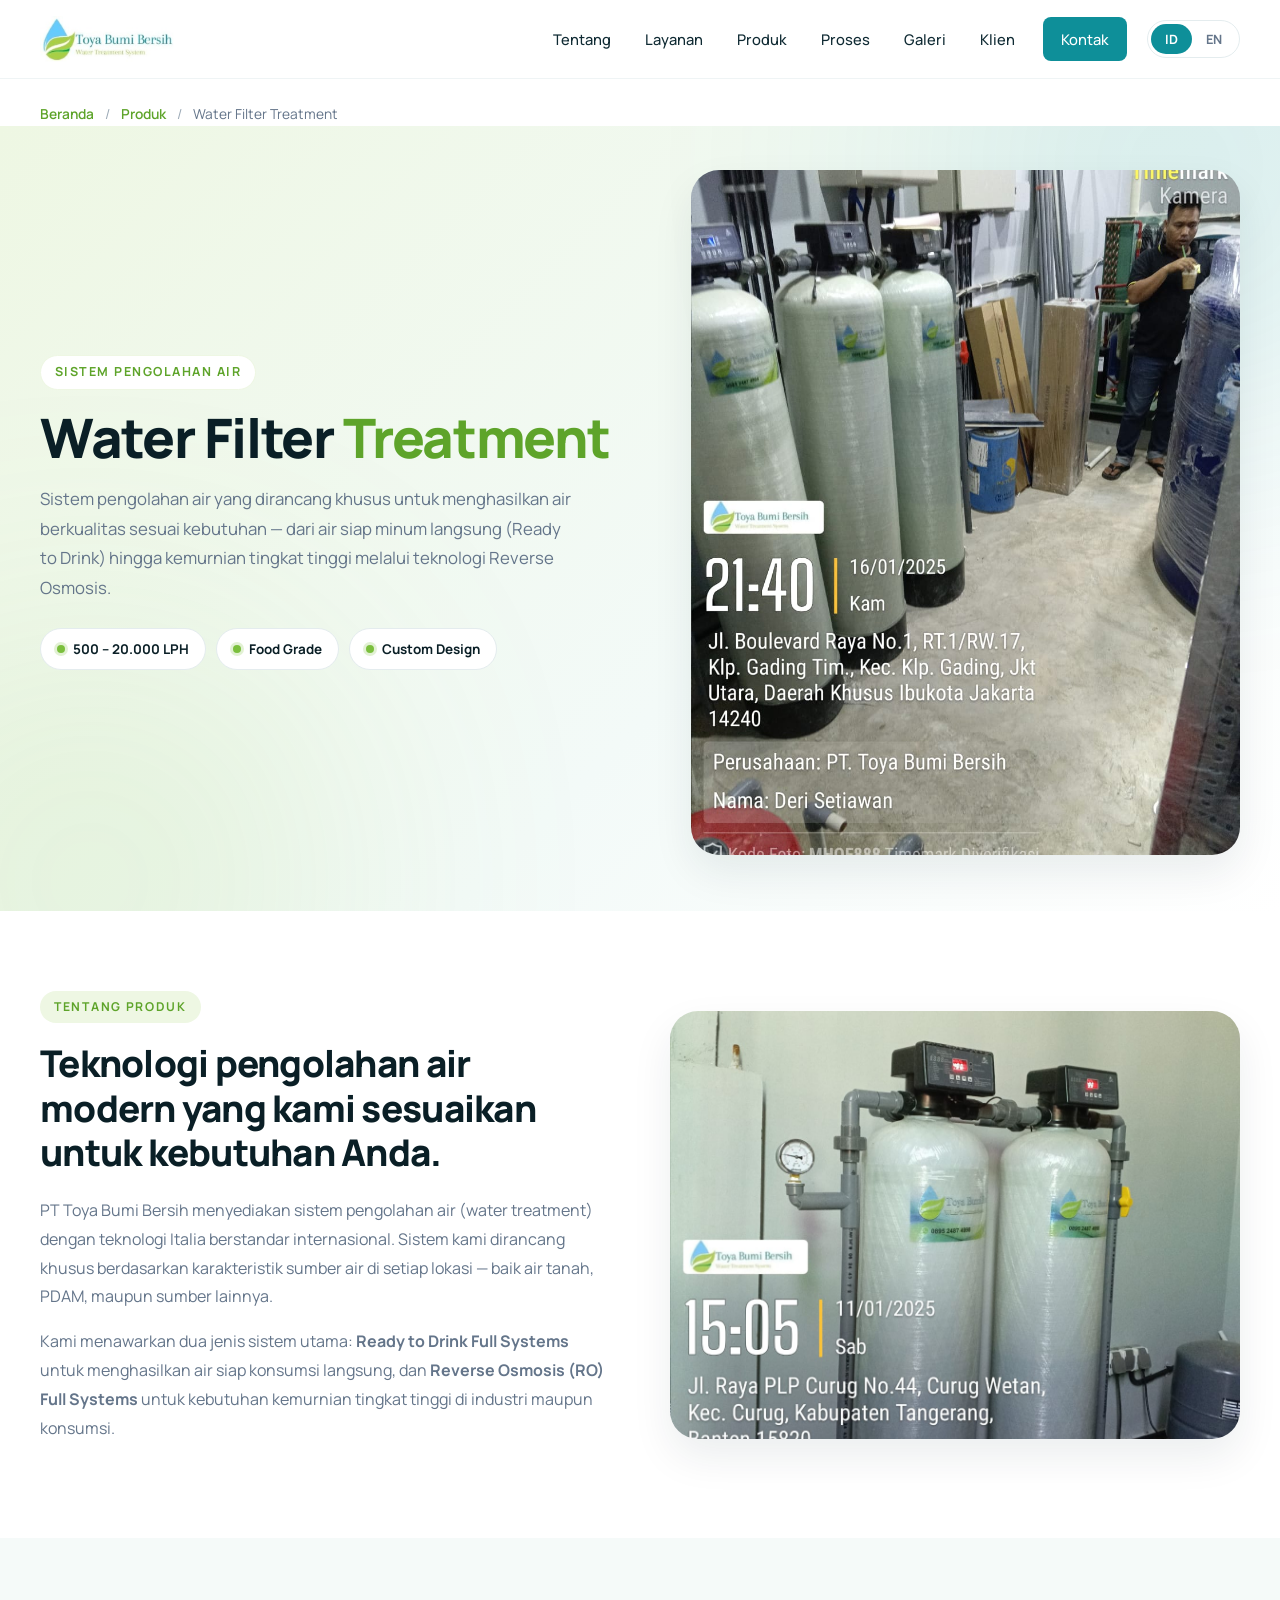
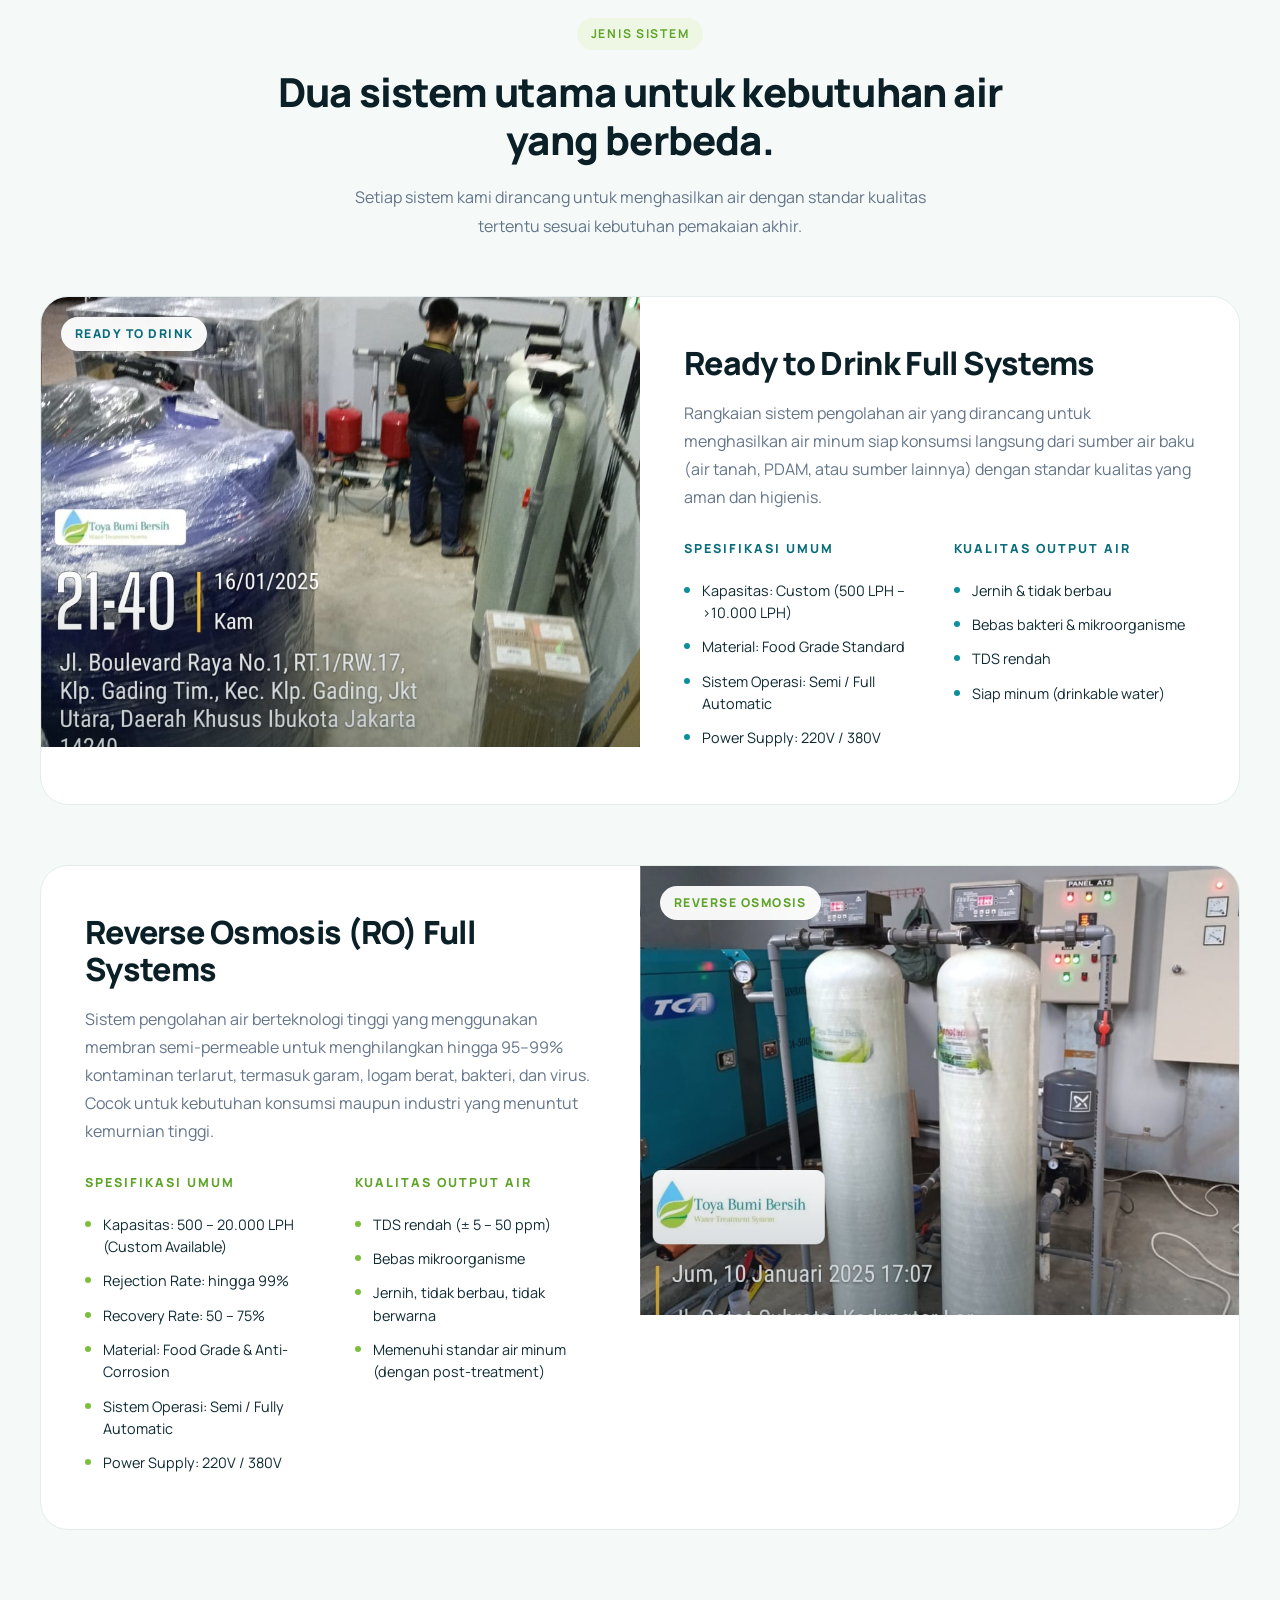
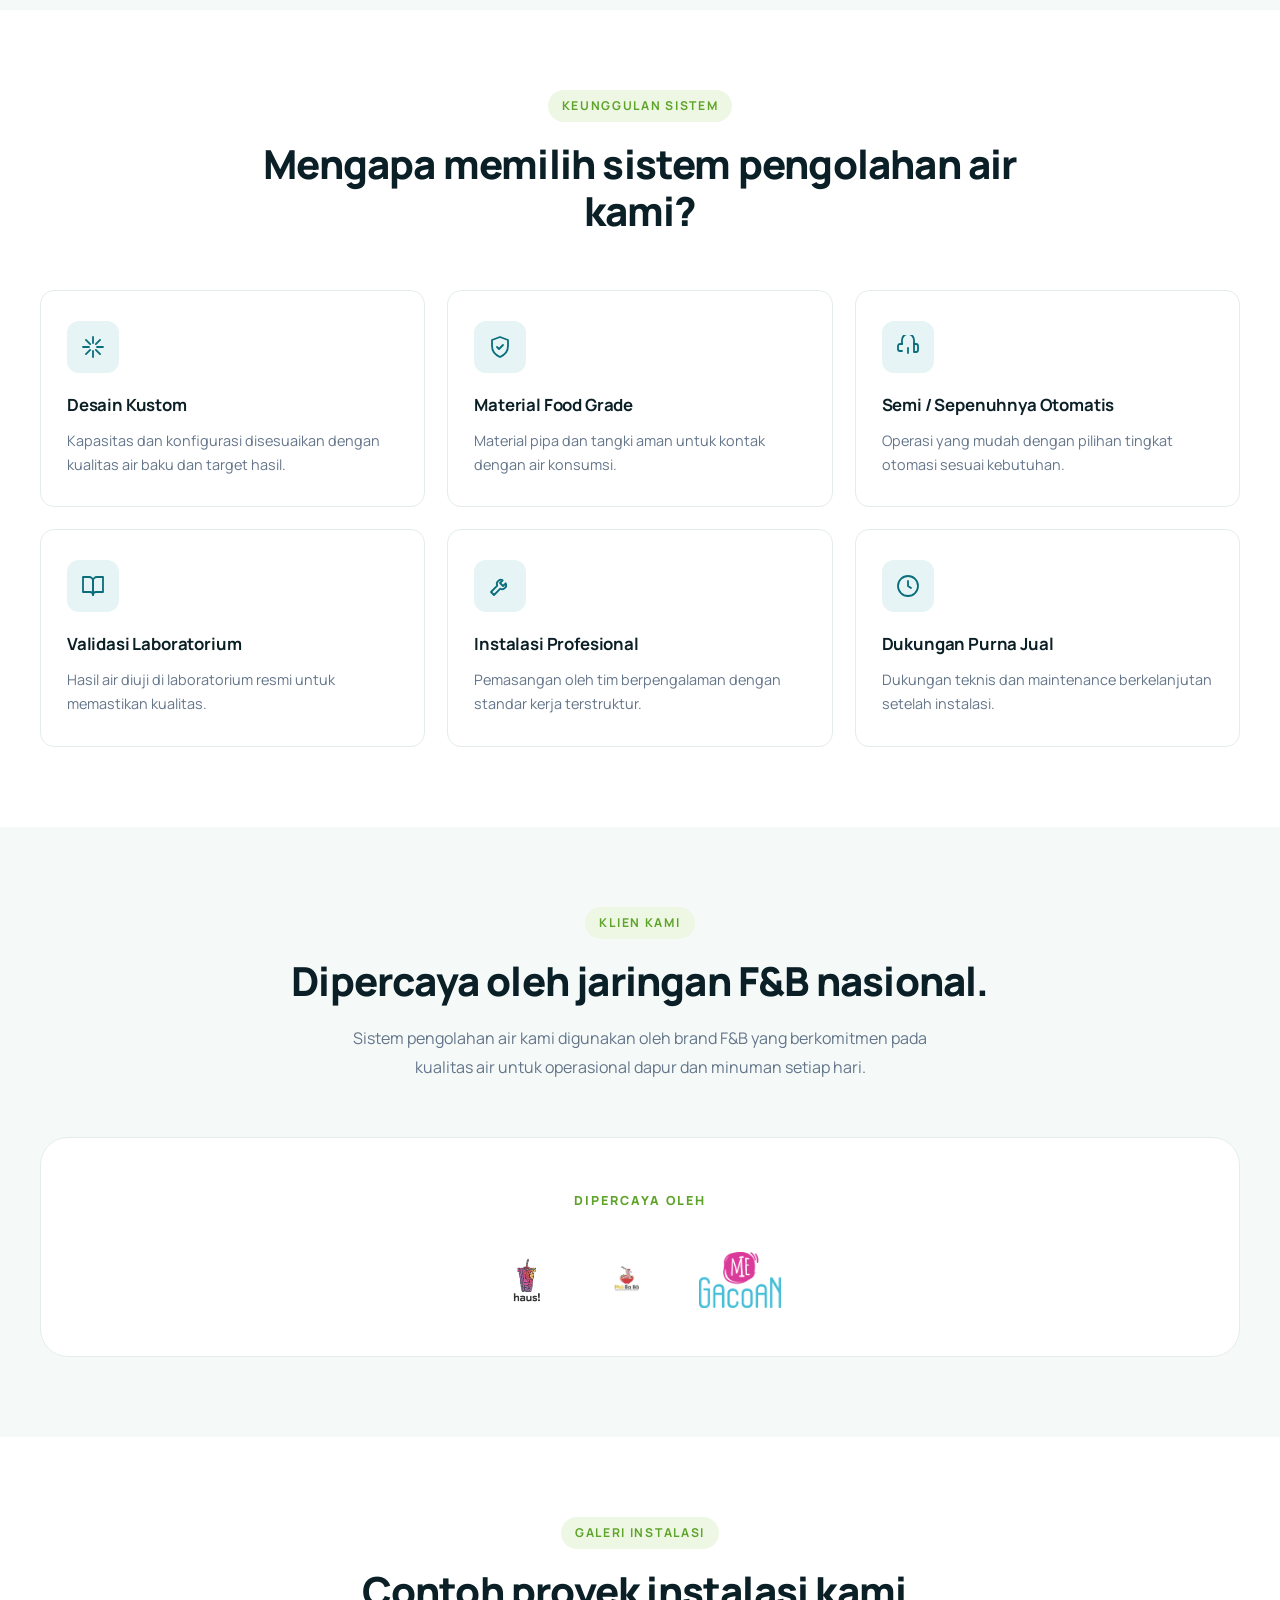
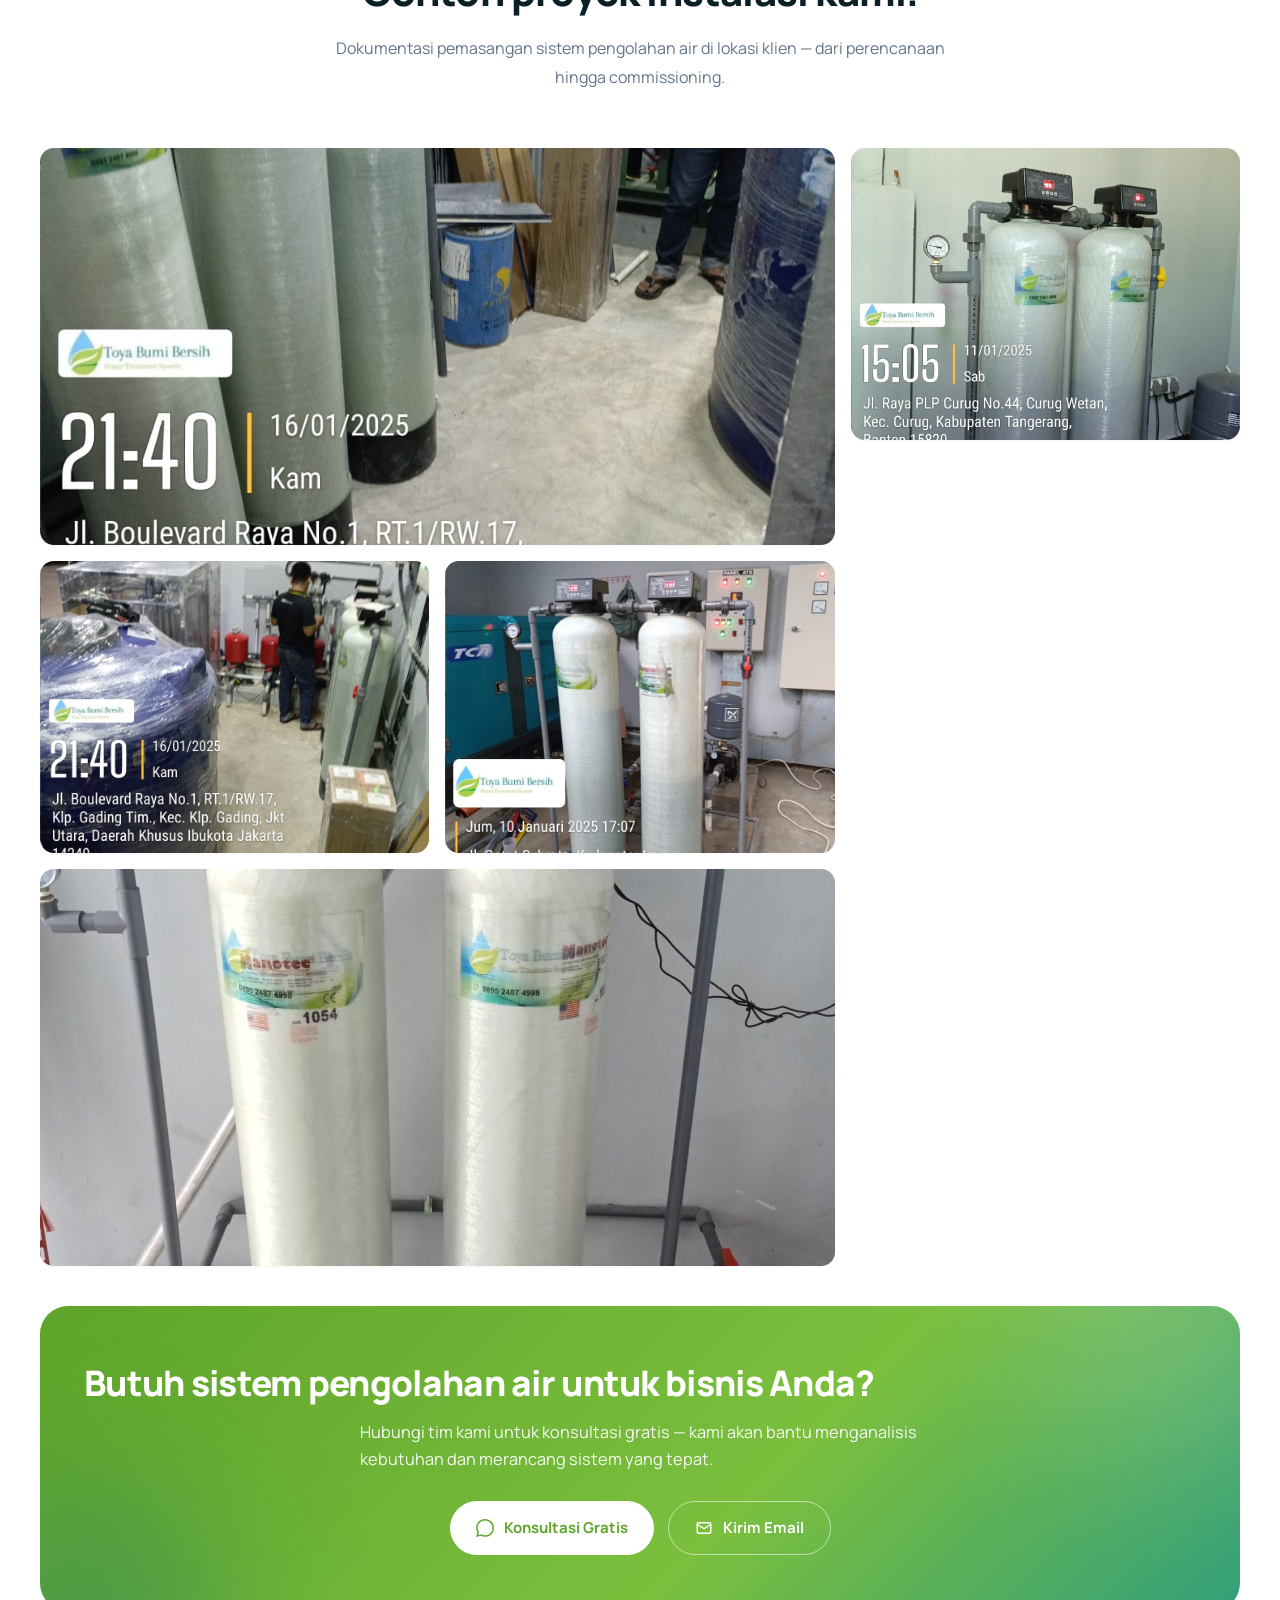
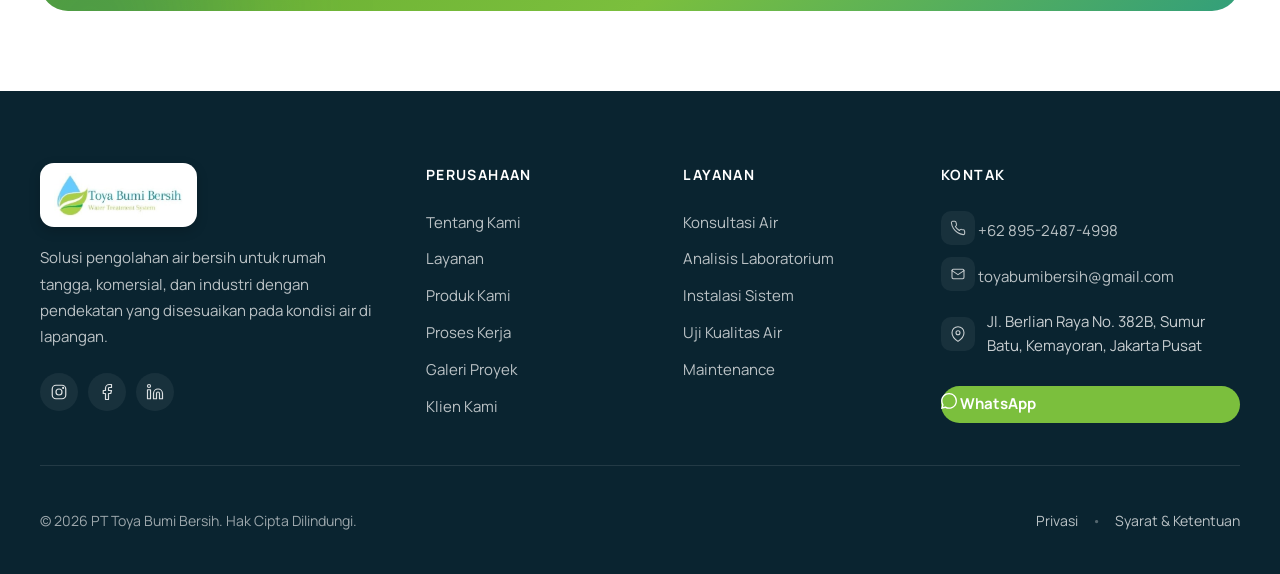
<file: toyabumi-fixed/water-filter.html>
<!DOCTYPE html>
<html lang="id">
<head>
  <meta charset="UTF-8" />
  <meta http-equiv="X-UA-Compatible" content="IE=edge" />
  <meta name="viewport" content="width=device-width, initial-scale=1, viewport-fit=cover" />
  <meta name="theme-color" content="#0e8f99" />
  <meta name="format-detection" content="telephone=yes" />

  <title id="page-title">Water Filter Treatment — Sistem Pengolahan Air | Toya Bumi Bersih</title>
  <meta id="page-description" name="description" content="Sistem pengolahan air dari PT Toya Bumi Bersih: Ready to Drink Full Systems dan Reverse Osmosis (RO) Full Systems untuk kebutuhan F&B, komersial, dan industri." />

  <meta property="og:type" content="website" />
  <meta property="og:title" content="Water Filter Treatment | Toya Bumi Bersih" />
  <meta property="og:description" content="Ready to Drink & Reverse Osmosis full systems untuk kebutuhan F&B, komersial, dan industri." />

  <link rel="icon" type="image/jpeg" href="assets/logo-new.jpeg" />
  <link rel="apple-touch-icon" href="assets/logo.jpeg" />

  <link rel="preconnect" href="https://fonts.googleapis.com" />
  <link rel="preconnect" href="https://fonts.gstatic.com" crossorigin />
  <link href="https://fonts.googleapis.com/css2?family=Manrope:wght@400;500;600;700;800&display=swap" rel="stylesheet" />

  <style>

/* ============================================================
   TOYA BUMI BERSIH — Water Filter Detail Page
   ============================================================ */

:root {
  --bg: #ffffff;
  --bg-soft: #f5faf9;
  --surface: #ffffff;
  --surface-soft: #f3f8f7;

  --text: #0f2a33;
  --text-strong: #0a1f26;
  --muted: #64758a;
  --muted-light: #9aa8b5;

  --line: #e4ecee;
  --line-soft: #eff4f5;

  --primary: #0e8f99;
  --primary-deep: #0a6d7b;
  --primary-soft: #e6f4f5;

  --accent: #7bbf3d;
  --accent-deep: #5ea42a;
  --accent-soft: #eef7e3;

  --footer: #0a2430;
  --footer-line: rgba(255, 255, 255, 0.1);

  --shadow-xs: 0 1px 2px rgba(10, 35, 48, 0.04);
  --shadow-sm: 0 6px 18px rgba(10, 35, 48, 0.06);
  --shadow-md: 0 18px 40px rgba(10, 35, 48, 0.08);

  --radius-sm: 10px;
  --radius-md: 14px;
  --radius-lg: 22px;
  --radius-xl: 28px;

  --container: min(1200px, calc(100vw - 48px));
}

*, *::before, *::after { box-sizing: border-box; }

html { scroll-behavior: smooth; -webkit-text-size-adjust: 100%; }

body {
  margin: 0;
  font-family: "Manrope", -apple-system, BlinkMacSystemFont, "Segoe UI", system-ui, Roboto, sans-serif;
  font-size: 16px;
  line-height: 1.65;
  color: var(--text);
  background: var(--bg);
  -webkit-font-smoothing: antialiased;
  -moz-osx-font-smoothing: grayscale;
  text-align: justify;
}
h1, h2, h3, h4, h5, h6, .eyebrow, .button,
.site-nav a, .breadcrumb, .footer-bottom,
.lang-button, .detail-hero-title, .section-title,
.variant-name, .variant-size, .price-name,
.specs-card-title, .partner-number, .partner-card h3,
.footer-links-group a, .footer-social a { text-align: left; }
p, li, .system-desc, .feature-text, .section-lead { text-align: left; }
.section-heading { text-align: center; }
.section-heading h1, .section-heading h2,
.section-heading h3, .section-heading .section-title { text-align: center; }
.section-heading .section-lead { text-align: center; }

img { max-width: 100%; display: block; }

.container {
  width: var(--container);
  margin: 0 auto;
}

/* ----- HEADER ----- */
.site-header {
  position: sticky;
  top: 0;
  z-index: 100;
  background: rgba(255, 255, 255, 0.9);
  backdrop-filter: saturate(160%) blur(12px);
  -webkit-backdrop-filter: saturate(160%) blur(12px);
  border-bottom: 1px solid var(--line-soft);
  transition: box-shadow 0.2s ease, border-color 0.2s ease;
}

.site-header.is-scrolled {
  box-shadow: var(--shadow-sm);
  border-color: var(--line);
}

.nav-wrap {
  display: flex;
  align-items: center;
  justify-content: space-between;
  gap: 24px;
  padding: 16px 0;
}

.brand {
  display: inline-flex;
  align-items: center;
  text-decoration: none;
}

.brand img { height: 46px; width: auto; }

.header-right {
  display: flex;
  align-items: center;
  gap: 20px;
}

.site-nav {
  display: flex;
  align-items: center;
  gap: 6px;
}

.site-nav a {
  padding: 8px 14px;
  color: var(--text);
  text-decoration: none;
  font-size: 0.92rem;
  font-weight: 500;
  border-radius: 8px;
  transition: background 0.15s ease, color 0.15s ease;
}

.site-nav a:hover { background: var(--primary-soft); color: var(--primary-deep); }

.site-nav a.nav-cta {
  background: var(--primary);
  color: #ffffff;
  padding: 10px 18px;
  margin-left: 8px;
}

.site-nav a.nav-cta:hover { background: var(--primary-deep); }

.lang-toggle {
  display: inline-flex;
  border: 1px solid var(--line);
  border-radius: 999px;
  padding: 3px;
  background: var(--surface);
}

.lang-button {
  padding: 6px 14px;
  background: transparent;
  border: none;
  font-family: inherit;
  font-size: 0.8rem;
  font-weight: 700;
  color: var(--muted);
  cursor: pointer;
  border-radius: 999px;
  transition: background 0.15s ease, color 0.15s ease;
}

.lang-button.is-active { background: var(--primary); color: #ffffff; }

.menu-toggle {
  display: none;
  width: 40px;
  height: 40px;
  background: transparent;
  border: 1px solid var(--line);
  border-radius: 10px;
  cursor: pointer;
  align-items: center;
  justify-content: center;
  flex-direction: column;
  gap: 4px;
  padding: 0;
}

.menu-toggle span {
  width: 18px;
  height: 2px;
  background: var(--text);
  border-radius: 2px;
  transition: transform 0.2s ease, opacity 0.2s ease;
}

.menu-toggle[aria-expanded="true"] span:nth-child(1) { transform: translateY(6px) rotate(45deg); }
.menu-toggle[aria-expanded="true"] span:nth-child(2) { opacity: 0; }
.menu-toggle[aria-expanded="true"] span:nth-child(3) { transform: translateY(-6px) rotate(-45deg); }

/* ----- BREADCRUMB ----- */
.breadcrumb {
  padding: 24px 0 0;
  font-size: 0.86rem;
  color: var(--muted);
}

.breadcrumb a {
  color: var(--accent-deep);
  text-decoration: none;
  font-weight: 600;
}

.breadcrumb a:hover { text-decoration: underline; }

.breadcrumb span[aria-hidden] { margin: 0 8px; color: var(--muted-light); }

/* ----- HERO ----- */
.detail-hero {
  padding: 44px 0 56px;
  background: linear-gradient(135deg, #eef7e3 0%, #f3faf8 60%, #ffffff 100%);
  position: relative;
  overflow: hidden;
}

.detail-hero::before {
  content: "";
  position: absolute;
  width: 480px;
  height: 480px;
  background: #0e8f99;
  border-radius: 50%;
  filter: blur(140px);
  opacity: 0.16;
  top: -200px;
  right: -140px;
  pointer-events: none;
}

.detail-hero::after {
  content: "";
  position: absolute;
  width: 420px;
  height: 420px;
  background: #7bbf3d;
  border-radius: 50%;
  filter: blur(140px);
  opacity: 0.18;
  bottom: -180px;
  left: -120px;
  pointer-events: none;
}

.detail-hero-grid {
  display: grid;
  grid-template-columns: 1.1fr 1fr;
  align-items: center;
  gap: 48px;
  position: relative;
  z-index: 1;
}

.detail-hero-eyebrow {
  display: inline-block;
  padding: 6px 14px;
  background: #ffffff;
  border: 1px solid var(--accent-soft);
  border-radius: 999px;
  font-size: 0.78rem;
  font-weight: 700;
  letter-spacing: 0.12em;
  text-transform: uppercase;
  color: var(--accent-deep);
}

.detail-hero-title {
  margin: 18px 0 18px;
  font-size: clamp(2.1rem, 4.5vw, 3.4rem);
  font-weight: 800;
  letter-spacing: -0.025em;
  line-height: 1.08;
  color: var(--text-strong);
}

.detail-hero-title .accent {
  color: var(--accent-deep);
}

.detail-hero-text {
  margin: 0 0 26px;
  font-size: 1.05rem;
  line-height: 1.75;
  color: var(--muted);
  max-width: 540px;
}

.detail-hero-badges {
  display: flex;
  gap: 10px;
  flex-wrap: wrap;
}

.detail-hero-badge {
  display: inline-flex;
  align-items: center;
  gap: 8px;
  padding: 9px 16px;
  background: #ffffff;
  border: 1px solid var(--line);
  border-radius: 999px;
  font-size: 0.84rem;
  font-weight: 700;
  color: var(--text-strong);
}

.detail-hero-badge::before {
  content: "";
  width: 8px;
  height: 8px;
  border-radius: 50%;
  background: var(--accent);
  box-shadow: 0 0 0 3px rgba(123, 191, 61, 0.22);
}

.detail-hero-media {
  position: relative;
  border-radius: var(--radius-xl);
  overflow: hidden;
  aspect-ratio: 4 / 5;
  box-shadow: var(--shadow-md);
}

.detail-hero-media img {
  width: 100%;
  height: 100%;
  object-fit: cover;
}

/* ----- SECTIONS ----- */
.section { padding: 80px 0; }
.section-alt { background: var(--bg-soft); }

.section-heading {
  text-align: center;
  max-width: 780px;
  margin: 0 auto 56px;
}

.section-heading .eyebrow {
  display: inline-block;
  padding: 6px 14px;
  background: var(--accent-soft);
  border-radius: 999px;
  font-size: 0.76rem;
  font-weight: 700;
  letter-spacing: 0.14em;
  text-transform: uppercase;
  color: var(--accent-deep);
  margin-bottom: 18px;
}

.section-title {
  margin: 0;
  font-size: clamp(1.8rem, 3.4vw, 2.5rem);
  font-weight: 800;
  letter-spacing: -0.02em;
  line-height: 1.18;
  color: var(--text-strong);
}

.section-lead {
  max-width: 62ch;
  margin: 20px auto 0;
  color: var(--muted);
  line-height: 1.8;
}

/* ----- INTRO SPLIT ----- */
.intro-grid {
  display: grid;
  grid-template-columns: 1fr 1fr;
  gap: 60px;
  align-items: center;
}

.intro-text .eyebrow {
  display: inline-block;
  padding: 6px 14px;
  background: var(--accent-soft);
  border-radius: 999px;
  font-size: 0.76rem;
  font-weight: 700;
  letter-spacing: 0.14em;
  text-transform: uppercase;
  color: var(--accent-deep);
  margin-bottom: 18px;
}

.intro-text h2 {
  margin: 0 0 22px;
  font-size: clamp(1.8rem, 3.2vw, 2.3rem);
  font-weight: 800;
  letter-spacing: -0.02em;
  line-height: 1.2;
  color: var(--text-strong);
}

.intro-text p {
  margin: 0 0 16px;
  color: var(--muted);
  line-height: 1.8;
}

.intro-visual {
  position: relative;
  border-radius: var(--radius-xl);
  overflow: hidden;
  box-shadow: var(--shadow-md);
  aspect-ratio: 4 / 3;
}

.intro-visual img {
  width: 100%;
  height: 100%;
  object-fit: cover;
}

/* ----- SYSTEM CARDS (Ready to Drink + RO) ----- */
.system-block {
  margin-bottom: 60px;
  background: var(--surface);
  border: 1px solid var(--line);
  border-radius: var(--radius-xl);
  overflow: hidden;
  display: grid;
  grid-template-columns: 1fr 1fr;
  gap: 0;
  transition: border-color 0.3s ease, box-shadow 0.3s ease;
}

.system-block:hover {
  border-color: var(--primary);
  box-shadow: var(--shadow-md);
}

.system-block:last-child { margin-bottom: 0; }

.system-block.is-reversed {
  grid-template-areas: "body media";
}

.system-block.is-reversed .system-media { grid-area: media; }
.system-block.is-reversed .system-body { grid-area: body; }

.system-media {
  position: relative;
  aspect-ratio: 4 / 3;
  background: var(--line-soft);
  overflow: hidden;
  min-height: 380px;
}

.system-media img {
  width: 100%;
  height: 100%;
  object-fit: cover;
}

.system-media::after {
  content: "";
  position: absolute;
  inset: 0;
  background: linear-gradient(180deg, rgba(10, 35, 48, 0) 60%, rgba(10, 35, 48, 0.25) 100%);
  pointer-events: none;
}

.system-tag {
  position: absolute;
  top: 20px;
  left: 20px;
  padding: 7px 14px;
  background: rgba(255, 255, 255, 0.95);
  backdrop-filter: blur(8px);
  -webkit-backdrop-filter: blur(8px);
  border-radius: 999px;
  font-size: 0.76rem;
  font-weight: 800;
  letter-spacing: 0.12em;
  text-transform: uppercase;
  color: var(--primary-deep);
  z-index: 2;
}

.system-tag.is-accent { color: var(--accent-deep); }

.system-body {
  padding: 48px 44px;
  display: flex;
  flex-direction: column;
  justify-content: center;
}

.system-title {
  margin: 0 0 16px;
  font-size: clamp(1.5rem, 2.8vw, 2rem);
  font-weight: 800;
  color: var(--text-strong);
  letter-spacing: -0.02em;
  line-height: 1.18;
}

.system-desc {
  margin: 0 0 28px;
  color: var(--muted);
  line-height: 1.75;
}

.system-columns {
  display: grid;
  grid-template-columns: 1fr 1fr;
  gap: 28px;
}

.system-columns-inner h4 {
  margin: 0 0 14px;
  font-size: 0.78rem;
  font-weight: 800;
  letter-spacing: 0.16em;
  text-transform: uppercase;
  color: var(--primary-deep);
}

.system-block.is-reversed .system-columns-inner h4 { color: var(--accent-deep); }

.system-columns-inner ul {
  margin: 0;
  padding: 0;
  list-style: none;
}

.system-columns-inner li {
  position: relative;
  padding: 6px 0 6px 18px;
  color: var(--text);
  font-size: 0.9rem;
  line-height: 1.55;
}

.system-columns-inner li::before {
  content: "";
  position: absolute;
  left: 0;
  top: 13px;
  width: 6px;
  height: 6px;
  border-radius: 50%;
  background: var(--primary);
}

.system-block.is-reversed .system-columns-inner li::before { background: var(--accent); }

/* ----- CLIENTS ----- */
.clients-block {
  background: var(--surface);
  border: 1px solid var(--line);
  border-radius: var(--radius-xl);
  padding: 48px 44px;
  text-align: center;
}

.clients-label {
  display: inline-block;
  font-size: 0.78rem;
  font-weight: 800;
  letter-spacing: 0.16em;
  text-transform: uppercase;
  color: var(--accent-deep);
  margin-bottom: 22px;
}

.clients-logos {
  display: flex;
  flex-wrap: wrap;
  justify-content: center;
  align-items: center;
  gap: 44px;
  margin-top: 18px;
}

.clients-logos img {
  max-height: 56px;
  width: auto;
  object-fit: contain;
  opacity: 0.8;
  transition: opacity 0.25s ease, transform 0.25s ease;
  filter: grayscale(15%);
}

.clients-logos img:hover {
  opacity: 1;
  transform: translateY(-2px);
  filter: grayscale(0%);
}

/* ----- FEATURES GRID ----- */
.features-grid {
  display: grid;
  grid-template-columns: repeat(3, minmax(0, 1fr));
  gap: 22px;
}

.feature-card {
  background: var(--surface);
  border: 1px solid var(--line);
  border-radius: var(--radius-md);
  padding: 30px 26px;
  transition: border-color 0.25s ease, box-shadow 0.25s ease, transform 0.25s ease;
}

.feature-card:hover {
  border-color: var(--primary);
  box-shadow: var(--shadow-sm);
  transform: translateY(-3px);
}

.feature-icon {
  width: 52px;
  height: 52px;
  border-radius: 12px;
  background: var(--primary-soft);
  color: var(--primary-deep);
  display: inline-flex;
  align-items: center;
  justify-content: center;
  margin-bottom: 18px;
}

.feature-card h3 {
  margin: 0 0 10px;
  font-size: 1.05rem;
  font-weight: 700;
  color: var(--text-strong);
  letter-spacing: -0.01em;
}

.feature-card p {
  margin: 0;
  color: var(--muted);
  font-size: 0.9rem;
  line-height: 1.65;
}

/* ----- GALLERY ----- */
.gallery-grid {
  display: grid;
  grid-template-columns: repeat(3, minmax(0, 1fr));
  gap: 16px;
}

.gallery-item {
  position: relative;
  border-radius: var(--radius-md);
  overflow: hidden;
  aspect-ratio: 4 / 3;
  box-shadow: var(--shadow-xs);
  transition: transform 0.3s ease, box-shadow 0.3s ease;
}

.gallery-item:hover {
  transform: translateY(-3px);
  box-shadow: var(--shadow-md);
}

.gallery-item img {
  width: 100%;
  height: 100%;
  object-fit: cover;
  transition: transform 0.4s ease;
}

.gallery-item:hover img { transform: scale(1.04); }

.gallery-item.is-wide {
  grid-column: span 2;
  aspect-ratio: 8 / 4;
}

/* ----- CTA BANNER ----- */
.cta-banner {
  margin-top: 40px;
  padding: 56px 44px;
  background: linear-gradient(135deg, #5ea42a 0%, #7bbf3d 60%, #0e8f99 120%);
  border-radius: var(--radius-xl);
  color: #ffffff;
  text-align: center;
  position: relative;
  overflow: hidden;
}

.cta-banner::before,
.cta-banner::after {
  content: "";
  position: absolute;
  border-radius: 50%;
  filter: blur(80px);
  opacity: 0.35;
  pointer-events: none;
}

.cta-banner::before {
  width: 300px;
  height: 300px;
  background: #ffffff;
  top: -140px;
  right: -80px;
  opacity: 0.15;
}

.cta-banner::after {
  width: 260px;
  height: 260px;
  background: #0a6d7b;
  bottom: -140px;
  left: -80px;
}

.cta-banner-content { position: relative; z-index: 1; }

.cta-banner h2 {
  margin: 0 0 14px;
  font-size: clamp(1.6rem, 3vw, 2.2rem);
  font-weight: 800;
  letter-spacing: -0.02em;
  line-height: 1.2;
}

.cta-banner p {
  margin: 0 0 28px;
  font-size: 1.02rem;
  opacity: 0.94;
  max-width: 560px;
  margin-left: auto;
  margin-right: auto;
}

.cta-buttons {
  display: inline-flex;
  gap: 14px;
  flex-wrap: wrap;
  justify-content: center;
}

.button {
  display: inline-flex;
  align-items: center;
  gap: 10px;
  padding: 14px 26px;
  border-radius: 999px;
  font-weight: 700;
  font-size: 0.94rem;
  text-decoration: none;
  transition: transform 0.2s ease, box-shadow 0.2s ease, background 0.2s ease;
}

.button-primary {
  background: #ffffff;
  color: var(--accent-deep);
}

.button-primary:hover {
  transform: translateY(-2px);
  box-shadow: 0 12px 24px rgba(0, 0, 0, 0.2);
}

.button-outline {
  background: transparent;
  color: #ffffff;
  border: 1.5px solid rgba(255, 255, 255, 0.55);
}

.button-outline:hover {
  background: rgba(255, 255, 255, 0.12);
  transform: translateY(-2px);
}

.button svg { width: 18px; height: 18px; }

/* ----- FOOTER ----- */
.site-footer {
  background: var(--footer);
  color: #ffffff;
  padding: 72px 0 28px;
  margin-top: 0;
}

.footer-grid {
  display: grid;
  grid-template-columns: 1.6fr 1fr 1fr 1.4fr;
  gap: 44px;
  padding-bottom: 40px;
  border-bottom: 1px solid var(--footer-line);
}

.footer-brand {
  display: inline-flex;
  align-items: center;
  padding: 10px 14px;
  background: #ffffff;
  border-radius: 14px;
  box-shadow: 0 4px 12px rgba(0,0,0,0.18);
  margin-bottom: 18px;
}

.footer-brand img {
  height: 44px;
  width: auto;
}

.footer-brand-block p {
  color: rgba(255, 255, 255, 0.72);
  line-height: 1.75;
  margin: 0 0 22px;
  font-size: 0.94rem;
}

.footer-social { display: flex; gap: 10px; }

.footer-social a {
  width: 38px;
  height: 38px;
  border-radius: 50%;
  background: rgba(255, 255, 255, 0.06);
  color: rgba(255, 255, 255, 0.85);
  display: inline-flex;
  align-items: center;
  justify-content: center;
  transition: background 0.2s ease, color 0.2s ease;
}

.footer-social a svg { width: 18px; height: 18px; }
.footer-social a:hover { background: var(--primary); color: #ffffff; }

.footer-links-group h3 {
  margin: 0 0 18px;
  font-size: 0.88rem;
  font-weight: 700;
  letter-spacing: 0.1em;
  text-transform: uppercase;
  color: #ffffff;
}

.footer-links-group a {
  display: block;
  color: rgba(255, 255, 255, 0.72);
  text-decoration: none;
  font-size: 0.94rem;
  padding: 6px 0;
  transition: color 0.15s ease;
}

.footer-links-group a:hover { color: #ffffff; }

.footer-contact-item {
  display: flex;
  gap: 12px;
  align-items: center;
  padding: 7px 0;
  color: rgba(255, 255, 255, 0.78);
  text-decoration: none;
  font-size: 0.92rem;
  transition: color 0.15s ease;
}

.footer-contact-item:hover { color: #ffffff; }

.footer-contact-icon {
  width: 34px;
  height: 34px;
  background: rgba(255, 255, 255, 0.06);
  border-radius: 10px;
  display: inline-flex;
  align-items: center;
  justify-content: center;
  flex-shrink: 0;
}

.footer-contact-icon svg { width: 16px; height: 16px; }

.footer-whatsapp {
  margin-top: 14px;
  background: var(--accent);
  color: #ffffff !important;
  padding: 11px 20px;
  border-radius: 999px;
  font-weight: 700;
  font-size: 0.9rem;
  display: inline-flex;
  align-items: center;
  gap: 8px;
  text-decoration: none;
  transition: background 0.2s ease, transform 0.2s ease;
}

.footer-whatsapp:hover {
  background: var(--accent-deep);
  transform: translateY(-2px);
}

.footer-whatsapp svg { width: 16px; height: 16px; }

.footer-bottom {
  display: flex;
  justify-content: space-between;
  align-items: center;
  padding-top: 28px;
  color: rgba(255, 255, 255, 0.6);
  font-size: 0.88rem;
  flex-wrap: wrap;
  gap: 14px;
}

.footer-bottom-links { display: flex; gap: 14px; align-items: center; }
.footer-bottom-links a { color: rgba(255, 255, 255, 0.72); text-decoration: none; }
.footer-bottom-links a:hover { color: #ffffff; }
.footer-bottom-links span { color: rgba(255, 255, 255, 0.3); }

/* ----- REVEAL ANIMATIONS ----- */
.reveal {
  opacity: 0;
  transform: translateY(18px);
  transition: opacity 0.7s ease, transform 0.7s ease;
}

.reveal.is-visible {
  opacity: 1;
  transform: translateY(0);
}

/* ----- RESPONSIVE ----- */
@media (max-width: 960px) {
  .site-nav { display: none; }
  .menu-toggle { display: inline-flex; }

  .site-nav.is-open {
    display: flex;
    position: absolute;
    top: 100%;
    left: 0;
    right: 0;
    background: #ffffff;
    flex-direction: column;
    padding: 18px;
    gap: 4px;
    border-bottom: 1px solid var(--line);
    box-shadow: var(--shadow-sm);
  }

  .detail-hero-grid { grid-template-columns: 1fr; gap: 32px; }
  .intro-grid { grid-template-columns: 1fr; gap: 36px; }

  .system-block,
  .system-block.is-reversed {
    grid-template-columns: 1fr;
    grid-template-areas: unset;
  }

  .system-block.is-reversed .system-media,
  .system-block.is-reversed .system-body { grid-area: auto; }

  .system-media { min-height: 280px; aspect-ratio: 16 / 9; }
  .system-body { padding: 36px 30px; }
  .system-columns { grid-template-columns: 1fr; gap: 22px; }

  .features-grid { grid-template-columns: repeat(2, 1fr); }
  .gallery-grid { grid-template-columns: repeat(2, 1fr); }
  .gallery-item.is-wide { grid-column: span 2; aspect-ratio: 16 / 7; }

  .footer-grid { grid-template-columns: 1fr 1fr; gap: 32px; }
  .footer-brand-block { grid-column: 1 / -1; }
}

@media (max-width: 640px) {
  .section { padding: 60px 0; }
  .detail-hero { padding: 32px 0 44px; }
  .features-grid { grid-template-columns: 1fr; }
  .gallery-grid { grid-template-columns: 1fr 1fr; gap: 12px; }
  .gallery-item.is-wide { grid-column: span 2; aspect-ratio: 4 / 3; }
  .clients-block { padding: 36px 24px; }
  .clients-logos { gap: 28px; }
  .footer-grid { grid-template-columns: 1fr; gap: 32px; }
  .cta-banner { padding: 40px 24px; }
}
  
</style>
</head>
<body>
  <div class="page-shell">

    <!-- ========== HEADER ========== -->
    <header class="site-header">
      <div class="container nav-wrap">
        <a class="brand" href="index.html" aria-label="Toya Bumi Bersih">
          <img src="assets/logo-new.jpeg" alt="Toya Bumi Bersih - Water Treatment System" />
        </a>

        <div class="header-right">
          <nav class="site-nav" aria-label="Navigasi utama">
            <a href="index.html#tentang" data-i18n="nav.about">Tentang</a>
            <a href="index.html#layanan" data-i18n="nav.services">Layanan</a>
            <a href="index.html#produk" data-i18n="nav.products">Produk</a>
            <a href="index.html#proses" data-i18n="nav.process">Proses</a>
            <a href="index.html#galeri" data-i18n="nav.gallery">Galeri</a>
            <a href="index.html#klien" data-i18n="nav.clients">Klien</a>
            <a href="https://wa.me/6289524874998" class="nav-cta" target="_blank" rel="noopener" data-i18n="nav.contact">Kontak</a>
          </nav>

          <div class="lang-toggle" role="group" aria-label="Pilih bahasa" translate="no">
            <button class="lang-button is-active" data-lang-switch="id" type="button">ID</button>
            <button class="lang-button" data-lang-switch="en" type="button">EN</button>
          </div>

          <button class="menu-toggle" type="button" aria-label="Buka menu" aria-expanded="false">
            <span></span><span></span><span></span>
          </button>
        </div>
      </div>
    </header>

    <!-- ========== BREADCRUMB ========== -->
    <div class="container">
      <nav class="breadcrumb" aria-label="Breadcrumb">
        <a href="index.html" data-i18n="breadcrumb.home">Beranda</a>
        <span aria-hidden="true">/</span>
        <a href="index.html#produk" data-i18n="breadcrumb.products">Produk</a>
        <span aria-hidden="true">/</span>
        <span data-i18n="breadcrumb.filter">Water Filter Treatment</span>
      </nav>
    </div>

    <!-- ========== HERO ========== -->
    <section class="detail-hero">
      <div class="container detail-hero-grid">
        <div class="detail-hero-copy reveal">
          <span class="detail-hero-eyebrow" data-i18n="filter.eyebrow">Sistem Pengolahan Air</span>
          <h1 class="detail-hero-title" data-i18n="filter.heroTitle">
            Water Filter <span class="accent">Treatment</span>
          </h1>
          <p class="detail-hero-text" data-i18n="filter.heroText">
            Sistem pengolahan air yang dirancang khusus untuk menghasilkan air berkualitas sesuai kebutuhan — dari air siap minum langsung (Ready to Drink) hingga kemurnian tingkat tinggi melalui teknologi Reverse Osmosis.
          </p>
          <div class="detail-hero-badges">
            <span class="detail-hero-badge" data-i18n="filter.badge1">500 – 20.000 LPH</span>
            <span class="detail-hero-badge" data-i18n="filter.badge2">Food Grade</span>
            <span class="detail-hero-badge" data-i18n="filter.badge3">Custom Design</span>
          </div>
        </div>
        <div class="detail-hero-media reveal">
          <img src="assets/site-1.jpeg" alt="Water treatment installation" />
        </div>
      </div>
    </section>

    <!-- ========== INTRO / OVERVIEW ========== -->
    <section class="section">
      <div class="container">
        <div class="intro-grid">
          <div class="intro-text reveal">
            <span class="eyebrow" data-i18n="filter.intro.eyebrow">Tentang Produk</span>
            <h2 data-i18n="filter.intro.title">
              Teknologi pengolahan air modern yang kami sesuaikan untuk kebutuhan Anda.
            </h2>
            <p data-i18n="filter.intro.p1">
              PT Toya Bumi Bersih menyediakan sistem pengolahan air (water treatment) dengan teknologi Italia berstandar internasional. Sistem kami dirancang khusus berdasarkan karakteristik sumber air di setiap lokasi — baik air tanah, PDAM, maupun sumber lainnya.
            </p>
            <p data-i18n="filter.intro.p2">
              Kami menawarkan dua jenis sistem utama: <strong>Ready to Drink Full Systems</strong> untuk menghasilkan air siap konsumsi langsung, dan <strong>Reverse Osmosis (RO) Full Systems</strong> untuk kebutuhan kemurnian tingkat tinggi di industri maupun konsumsi.
            </p>
          </div>
          <div class="intro-visual reveal">
            <img src="assets/site-2.jpeg" alt="Water treatment system" />
          </div>
        </div>
      </div>
    </section>

    <!-- ========== SYSTEMS: READY TO DRINK ========== -->
    <section class="section section-alt" id="systems">
      <div class="container">
        <div class="section-heading reveal">
          <span class="eyebrow" data-i18n="filter.systems.eyebrow">Jenis Sistem</span>
          <h2 class="section-title" data-i18n="filter.systems.title">
            Dua sistem utama untuk kebutuhan air yang berbeda.
          </h2>
          <p class="section-lead" data-i18n="filter.systems.lead">
            Setiap sistem kami dirancang untuk menghasilkan air dengan standar kualitas tertentu sesuai kebutuhan pemakaian akhir.
          </p>
        </div>

        <!-- READY TO DRINK -->
        <article class="system-block reveal">
          <div class="system-media">
            <span class="system-tag" data-i18n="filter.rtd.tag">Ready to Drink</span>
            <img src="assets/site-3.jpeg" alt="Ready to Drink Full Systems installation" />
          </div>
          <div class="system-body">
            <h3 class="system-title" data-i18n="filter.rtd.title">Ready to Drink Full Systems</h3>
            <p class="system-desc" data-i18n="filter.rtd.desc">
              Rangkaian sistem pengolahan air yang dirancang untuk menghasilkan air minum siap konsumsi langsung dari sumber air baku (air tanah, PDAM, atau sumber lainnya) dengan standar kualitas yang aman dan higienis.
            </p>
            <div class="system-columns">
              <div class="system-columns-inner">
                <h4 data-i18n="filter.rtd.specsHeading">Spesifikasi Umum</h4>
                <ul>
                  <li data-i18n="filter.rtd.spec1">Kapasitas: Custom (500 LPH – >10.000 LPH)</li>
                  <li data-i18n="filter.rtd.spec2">Material: Food Grade Standard</li>
                  <li data-i18n="filter.rtd.spec3">Sistem Operasi: Semi / Full Automatic</li>
                  <li data-i18n="filter.rtd.spec4">Power Supply: 220V / 380V</li>
                </ul>
              </div>
              <div class="system-columns-inner">
                <h4 data-i18n="filter.rtd.outputHeading">Kualitas Output Air</h4>
                <ul>
                  <li data-i18n="filter.rtd.out1">Jernih &amp; tidak berbau</li>
                  <li data-i18n="filter.rtd.out2">Bebas bakteri &amp; mikroorganisme</li>
                  <li data-i18n="filter.rtd.out3">TDS rendah</li>
                  <li data-i18n="filter.rtd.out4">Siap minum (drinkable water)</li>
                </ul>
              </div>
            </div>
          </div>
        </article>

        <!-- REVERSE OSMOSIS -->
        <article class="system-block is-reversed reveal">
          <div class="system-media">
            <span class="system-tag is-accent" data-i18n="filter.ro.tag">Reverse Osmosis</span>
            <img src="assets/site-4.jpeg" alt="Reverse Osmosis Full Systems installation" />
          </div>
          <div class="system-body">
            <h3 class="system-title" data-i18n="filter.ro.title">Reverse Osmosis (RO) Full Systems</h3>
            <p class="system-desc" data-i18n="filter.ro.desc">
              Sistem pengolahan air berteknologi tinggi yang menggunakan membran semi-permeable untuk menghilangkan hingga 95–99% kontaminan terlarut, termasuk garam, logam berat, bakteri, dan virus. Cocok untuk kebutuhan konsumsi maupun industri yang menuntut kemurnian tinggi.
            </p>
            <div class="system-columns">
              <div class="system-columns-inner">
                <h4 data-i18n="filter.ro.specsHeading">Spesifikasi Umum</h4>
                <ul>
                  <li data-i18n="filter.ro.spec1">Kapasitas: 500 – 20.000 LPH (Custom Available)</li>
                  <li data-i18n="filter.ro.spec2">Rejection Rate: hingga 99%</li>
                  <li data-i18n="filter.ro.spec3">Recovery Rate: 50 – 75%</li>
                  <li data-i18n="filter.ro.spec4">Material: Food Grade &amp; Anti-Corrosion</li>
                  <li data-i18n="filter.ro.spec5">Sistem Operasi: Semi / Fully Automatic</li>
                  <li data-i18n="filter.ro.spec6">Power Supply: 220V / 380V</li>
                </ul>
              </div>
              <div class="system-columns-inner">
                <h4 data-i18n="filter.ro.outputHeading">Kualitas Output Air</h4>
                <ul>
                  <li data-i18n="filter.ro.out1">TDS rendah (± 5 – 50 ppm)</li>
                  <li data-i18n="filter.ro.out2">Bebas mikroorganisme</li>
                  <li data-i18n="filter.ro.out3">Jernih, tidak berbau, tidak berwarna</li>
                  <li data-i18n="filter.ro.out4">Memenuhi standar air minum (dengan post-treatment)</li>
                </ul>
              </div>
            </div>
          </div>
        </article>
      </div>
    </section>

    <!-- ========== FEATURES / WHY CHOOSE ========== -->
    <section class="section">
      <div class="container">
        <div class="section-heading reveal">
          <span class="eyebrow" data-i18n="filter.features.eyebrow">Keunggulan Sistem</span>
          <h2 class="section-title" data-i18n="filter.features.title">
            Mengapa memilih sistem pengolahan air kami?
          </h2>
        </div>

        <div class="features-grid">
          <article class="feature-card reveal">
            <div class="feature-icon">
              <svg viewBox="0 0 24 24" width="24" height="24" fill="none" stroke="currentColor" stroke-width="1.8" stroke-linecap="round" stroke-linejoin="round"><path d="M12 2v6M12 22v-6M4.93 4.93l4.24 4.24M14.83 14.83l4.24 4.24M2 12h6M22 12h-6M4.93 19.07l4.24-4.24M14.83 9.17l4.24-4.24"/></svg>
            </div>
            <h3 data-i18n="filter.features.f1Title">Desain Kustom</h3>
            <p data-i18n="filter.features.f1Text">Kapasitas dan konfigurasi disesuaikan dengan kualitas air baku dan target hasil.</p>
          </article>

          <article class="feature-card reveal">
            <div class="feature-icon">
              <svg viewBox="0 0 24 24" width="24" height="24" fill="none" stroke="currentColor" stroke-width="1.8" stroke-linecap="round" stroke-linejoin="round"><path d="M12 2 4 5v6c0 5 3.5 9 8 11 4.5-2 8-6 8-11V5l-8-3Z"/><path d="m9 12 2 2 4-4"/></svg>
            </div>
            <h3 data-i18n="filter.features.f2Title">Material Food Grade</h3>
            <p data-i18n="filter.features.f2Text">Material pipa dan tangki aman untuk kontak dengan air konsumsi.</p>
          </article>

          <article class="feature-card reveal">
            <div class="feature-icon">
              <svg viewBox="0 0 24 24" width="24" height="24" fill="none" stroke="currentColor" stroke-width="1.8" stroke-linecap="round" stroke-linejoin="round"><path d="M6 9H4a2 2 0 0 0-2 2v3a2 2 0 0 0 2 2h2"/><path d="M20 9h-2v8h2a2 2 0 0 0 2-2v-4a2 2 0 0 0-2-2Z"/><path d="M6 9V5a6 6 0 0 1 12 0v4"/><path d="M12 13v5"/></svg>
            </div>
            <h3 data-i18n="filter.features.f3Title">Semi / Sepenuhnya Otomatis</h3>
            <p data-i18n="filter.features.f3Text">Operasi yang mudah dengan pilihan tingkat otomasi sesuai kebutuhan.</p>
          </article>

          <article class="feature-card reveal">
            <div class="feature-icon">
              <svg viewBox="0 0 24 24" width="24" height="24" fill="none" stroke="currentColor" stroke-width="1.8" stroke-linecap="round" stroke-linejoin="round"><path d="M2 3h6a4 4 0 0 1 4 4v14a3 3 0 0 0-3-3H2z"/><path d="M22 3h-6a4 4 0 0 0-4 4v14a3 3 0 0 1 3-3h7z"/></svg>
            </div>
            <h3 data-i18n="filter.features.f4Title">Validasi Laboratorium</h3>
            <p data-i18n="filter.features.f4Text">Hasil air diuji di laboratorium resmi untuk memastikan kualitas.</p>
          </article>

          <article class="feature-card reveal">
            <div class="feature-icon">
              <svg viewBox="0 0 24 24" width="24" height="24" fill="none" stroke="currentColor" stroke-width="1.8" stroke-linecap="round" stroke-linejoin="round"><path d="M14.7 6.3a4 4 0 0 0-5.4 5.4L3 18l3 3 6.3-6.3a4 4 0 0 0 5.4-5.4L15 12l-3-3 2.7-2.7Z"/></svg>
            </div>
            <h3 data-i18n="filter.features.f5Title">Instalasi Profesional</h3>
            <p data-i18n="filter.features.f5Text">Pemasangan oleh tim berpengalaman dengan standar kerja terstruktur.</p>
          </article>

          <article class="feature-card reveal">
            <div class="feature-icon">
              <svg viewBox="0 0 24 24" width="24" height="24" fill="none" stroke="currentColor" stroke-width="1.8" stroke-linecap="round" stroke-linejoin="round"><circle cx="12" cy="12" r="10"/><path d="M12 7v5l3 2"/></svg>
            </div>
            <h3 data-i18n="filter.features.f6Title">Dukungan Purna Jual</h3>
            <p data-i18n="filter.features.f6Text">Dukungan teknis dan maintenance berkelanjutan setelah instalasi.</p>
          </article>
        </div>
      </div>
    </section>

    <!-- ========== CLIENTS ========== -->
    <section class="section section-alt" id="clients">
      <div class="container">
        <div class="section-heading reveal">
          <span class="eyebrow" data-i18n="filter.clients.eyebrow">Klien Kami</span>
          <h2 class="section-title" data-i18n="filter.clients.title">
            Dipercaya oleh jaringan F&amp;B nasional.
          </h2>
          <p class="section-lead" data-i18n="filter.clients.lead">
            Sistem pengolahan air kami digunakan oleh brand F&amp;B yang berkomitmen pada kualitas air untuk operasional dapur dan minuman setiap hari.
          </p>
        </div>

        <div class="clients-block reveal">
          <span class="clients-label" data-i18n="filter.clients.label">Dipercaya Oleh</span>
          <div class="clients-logos" translate="no">
            <img src="assets/client-haus.png" alt="Haus" />
            <img src="assets/client-phobaba.jpg" alt="Pho Ba Ba" />
            <img src="assets/client-gacoan.png" alt="Mie Gacoan" />
          </div>
        </div>
      </div>
    </section>

    <!-- ========== INSTALLATION GALLERY ========== -->
    <section class="section" id="galeri-instalasi">
      <div class="container">
        <div class="section-heading reveal">
          <span class="eyebrow" data-i18n="filter.gallery.eyebrow">Galeri Instalasi</span>
          <h2 class="section-title" data-i18n="filter.gallery.title">
            Contoh proyek instalasi kami.
          </h2>
          <p class="section-lead" data-i18n="filter.gallery.lead">
            Dokumentasi pemasangan sistem pengolahan air di lokasi klien — dari perencanaan hingga commissioning.
          </p>
        </div>

        <div class="gallery-grid">
          <div class="gallery-item reveal is-wide">
            <img src="assets/site-1.jpeg" alt="Instalasi proyek 1" />
          </div>
          <div class="gallery-item reveal">
            <img src="assets/site-2.jpeg" alt="Instalasi proyek 2" />
          </div>
          <div class="gallery-item reveal">
            <img src="assets/site-3.jpeg" alt="Instalasi proyek 3" />
          </div>
          <div class="gallery-item reveal">
            <img src="assets/site-4.jpeg" alt="Instalasi proyek 4" />
          </div>
          <div class="gallery-item reveal is-wide">
            <img src="assets/site-5.jpeg" alt="Instalasi proyek 5" />
          </div>
        </div>

        <!-- CTA BANNER -->
        <div class="cta-banner reveal">
          <div class="cta-banner-content">
            <h2 data-i18n="filter.cta.title">Butuh sistem pengolahan air untuk bisnis Anda?</h2>
            <p data-i18n="filter.cta.text">Hubungi tim kami untuk konsultasi gratis — kami akan bantu menganalisis kebutuhan dan merancang sistem yang tepat.</p>
            <div class="cta-buttons">
              <a class="button button-primary" href="https://wa.me/6289524874998" target="_blank" rel="noopener">
                <svg viewBox="0 0 24 24" fill="currentColor" aria-hidden="true"><path d="M20.52 3.48A11.78 11.78 0 0 0 12.06 0C5.5 0 .17 5.33.17 11.89c0 2.1.55 4.14 1.6 5.94L0 24l6.32-1.65a11.86 11.86 0 0 0 5.74 1.46h.01c6.56 0 11.89-5.33 11.89-11.89 0-3.17-1.23-6.16-3.44-8.44ZM12.07 21.8a9.86 9.86 0 0 1-5.03-1.38l-.36-.22-3.75.98 1-3.65-.24-.38a9.84 9.84 0 0 1-1.51-5.26c0-5.45 4.44-9.89 9.9-9.89 2.64 0 5.12 1.03 6.99 2.9a9.8 9.8 0 0 1 2.9 6.99c0 5.46-4.44 9.91-9.9 9.91Z"/></svg>
                <span data-i18n="filter.cta.btn1">Konsultasi Gratis</span>
              </a>
              <a class="button button-outline" href="mailto:toyabumibersih@gmail.com">
                <svg viewBox="0 0 24 24" fill="none" stroke="currentColor" stroke-width="2" stroke-linecap="round" stroke-linejoin="round"><rect x="3" y="5" width="18" height="14" rx="2"/><path d="m3 7 9 6 9-6"/></svg>
                <span data-i18n="filter.cta.btn2">Kirim Email</span>
              </a>
            </div>
          </div>
        </div>
      </div>
    </section>

    <!-- ========== FOOTER ========== -->
    <footer class="site-footer" id="kontak">
      <div class="container">
        <div class="footer-grid">
          <div class="footer-brand-block">
            <a class="footer-brand" href="index.html" aria-label="Toya Bumi Bersih">
              <img src="assets/logo-new.jpeg" alt="Toya Bumi Bersih" />
            </a>
            <p data-i18n="footer.about">
              Solusi pengolahan air bersih untuk rumah tangga, komersial, dan industri dengan pendekatan yang disesuaikan pada kondisi air di lapangan.
            </p>
            <div class="footer-social">
              <a href="#" aria-label="Instagram">
                <svg viewBox="0 0 24 24" fill="none" stroke="currentColor" stroke-width="1.6" stroke-linecap="round" stroke-linejoin="round"><rect x="3" y="3" width="18" height="18" rx="5"/><circle cx="12" cy="12" r="4"/><circle cx="17.5" cy="6.5" r="0.6" fill="currentColor"/></svg>
              </a>
              <a href="#" aria-label="Facebook">
                <svg viewBox="0 0 24 24" fill="none" stroke="currentColor" stroke-width="1.6" stroke-linecap="round" stroke-linejoin="round"><path d="M18 2h-3a5 5 0 0 0-5 5v3H7v4h3v8h4v-8h3l1-4h-4V7a1 1 0 0 1 1-1h3z"/></svg>
              </a>
              <a href="#" aria-label="LinkedIn">
                <svg viewBox="0 0 24 24" fill="none" stroke="currentColor" stroke-width="1.6" stroke-linecap="round" stroke-linejoin="round"><path d="M16 8a6 6 0 0 1 6 6v7h-4v-7a2 2 0 0 0-4 0v7h-4v-7a6 6 0 0 1 6-6z"/><rect x="2" y="9" width="4" height="12"/><circle cx="4" cy="4" r="2"/></svg>
              </a>
            </div>
          </div>

          <div class="footer-links-group">
            <h3 data-i18n="footer.companyTitle">Perusahaan</h3>
            <a href="index.html#tentang" data-i18n="footer.company1">Tentang Kami</a>
            <a href="index.html#layanan" data-i18n="footer.company2">Layanan</a>
            <a href="index.html#produk" data-i18n="footer.products">Produk Kami</a>
            <a href="index.html#proses" data-i18n="footer.company3">Proses Kerja</a>
            <a href="index.html#galeri" data-i18n="footer.company4">Galeri Proyek</a>
            <a href="index.html#klien" data-i18n="footer.company5">Klien Kami</a>
          </div>

          <div class="footer-links-group">
            <h3 data-i18n="footer.serviceTitle">Layanan</h3>
            <a href="index.html#layanan" data-i18n="footer.service1">Konsultasi Air</a>
            <a href="index.html#layanan" data-i18n="footer.service2">Analisis Laboratorium</a>
            <a href="index.html#layanan" data-i18n="footer.service3">Instalasi Sistem</a>
            <a href="index.html#layanan" data-i18n="footer.service4">Uji Kualitas Air</a>
            <a href="index.html#layanan" data-i18n="footer.service5">Maintenance</a>
          </div>

          <div class="footer-links-group">
            <h3 data-i18n="footer.contactTitle">Kontak</h3>
            <a class="footer-contact-item" href="tel:+6289524874998">
              <span class="footer-contact-icon">
                <svg viewBox="0 0 24 24" fill="none" stroke="currentColor" stroke-width="1.6" stroke-linecap="round" stroke-linejoin="round"><path d="M22 16.9v3a2 2 0 0 1-2.2 2 19.8 19.8 0 0 1-8.6-3.1 19.5 19.5 0 0 1-6-6 19.8 19.8 0 0 1-3.1-8.7A2 2 0 0 1 4.1 2h3a2 2 0 0 1 2 1.7c.1.9.3 1.8.6 2.7a2 2 0 0 1-.4 2.1L8 9.8a16 16 0 0 0 6 6l1.3-1.3a2 2 0 0 1 2.1-.4c.9.3 1.8.5 2.7.6a2 2 0 0 1 1.7 2z"/></svg>
              </span>
              <span translate="no">+62 895-2487-4998</span>
            </a>
            <a class="footer-contact-item" href="mailto:toyabumibersih@gmail.com">
              <span class="footer-contact-icon">
                <svg viewBox="0 0 24 24" fill="none" stroke="currentColor" stroke-width="1.6" stroke-linecap="round" stroke-linejoin="round"><rect x="3" y="5" width="18" height="14" rx="2"/><path d="m3 7 9 6 9-6"/></svg>
              </span>
              <span translate="no">toyabumibersih@gmail.com</span>
            </a>
            <div class="footer-contact-item">
              <span class="footer-contact-icon">
                <svg viewBox="0 0 24 24" fill="none" stroke="currentColor" stroke-width="1.6" stroke-linecap="round" stroke-linejoin="round"><path d="M21 10c0 7-9 13-9 13s-9-6-9-13a9 9 0 0 1 18 0z"/><circle cx="12" cy="10" r="3"/></svg>
              </span>
              <a href="https://maps.google.com/?q=Jl.+Berlian+Raya+No.+382B,+Sumur+Batu,+Kemayoran,+Jakarta+Pusat" target="_blank" rel="noopener" style="color:inherit;text-decoration:none;" data-i18n="footer.address">Jl. Berlian Raya No. 382B, Sumur Batu, Kemayoran, Jakarta Pusat</a>
            </div>
            <a class="footer-whatsapp" href="https://wa.me/6289524874998" target="_blank" rel="noopener">
              <svg viewBox="0 0 24 24" fill="currentColor" aria-hidden="true"><path d="M20.52 3.48A11.78 11.78 0 0 0 12.06 0C5.5 0 .17 5.33.17 11.89c0 2.1.55 4.14 1.6 5.94L0 24l6.32-1.65a11.86 11.86 0 0 0 5.74 1.46h.01c6.56 0 11.89-5.33 11.89-11.89 0-3.17-1.23-6.16-3.44-8.44ZM12.07 21.8a9.86 9.86 0 0 1-5.03-1.38l-.36-.22-3.75.98 1-3.65-.24-.38a9.84 9.84 0 0 1-1.51-5.26c0-5.45 4.44-9.89 9.9-9.89 2.64 0 5.12 1.03 6.99 2.9a9.8 9.8 0 0 1 2.9 6.99c0 5.46-4.44 9.91-9.9 9.91Z"/></svg>
              <span data-i18n="footer.whatsapp">WhatsApp</span>
            </a>
          </div>
        </div>

        <div class="footer-bottom">
          <p data-i18n="footer.bottomLeft">© 2026 PT Toya Bumi Bersih. Hak Cipta Dilindungi.</p>
          <div class="footer-bottom-links">
            <a href="#" data-i18n="footer.privacy">Privasi</a>
            <span aria-hidden="true">•</span>
            <a href="#" data-i18n="footer.terms">Syarat &amp; Ketentuan</a>
          </div>
        </div>
      </div>
    </footer>

  </div>

  <script>
(function () {
  "use strict";

  var siteHeader = document.querySelector(".site-header");
  var menuToggle = document.querySelector(".menu-toggle");
  var siteNav = document.querySelector(".site-nav");
  var revealItems = document.querySelectorAll(".reveal");
  var langButtons = document.querySelectorAll("[data-lang-switch]");
  var pageTitleEl = document.querySelector("#page-title");
  var pageDescriptionEl = document.querySelector("#page-description");

  var HTML_KEYS = { "filter.heroTitle": true, "filter.intro.p2": true };

  /* ---------- TRANSLATIONS ---------- */
  var translations = {
    id: {
      pageTitle: "Water Filter Treatment — Sistem Pengolahan Air | Toya Bumi Bersih",
      pageDescription: "Sistem pengolahan air dari PT Toya Bumi Bersih: Ready to Drink Full Systems dan Reverse Osmosis (RO) Full Systems untuk kebutuhan F&B, komersial, dan industri.",
      "nav.about": "Tentang", "nav.services": "Layanan", "nav.products": "Produk",
      "nav.process": "Proses", "nav.gallery": "Galeri", "nav.clients": "Klien", "nav.contact": "Kontak",
      "breadcrumb.home": "Beranda", "breadcrumb.products": "Produk", "breadcrumb.filter": "Water Filter Treatment",
      "filter.eyebrow": "Sistem Pengolahan Air",
      "filter.heroTitle": "Water Filter <span class=\"accent\">Treatment</span>",
      "filter.heroText": "Sistem pengolahan air yang dirancang khusus untuk menghasilkan air berkualitas sesuai kebutuhan — dari air siap minum langsung (Ready to Drink) hingga kemurnian tingkat tinggi melalui teknologi Reverse Osmosis.",
      "filter.badge1": "500 – 20.000 LPH", "filter.badge2": "Food Grade", "filter.badge3": "Custom Design",
      "filter.intro.eyebrow": "Tentang Produk",
      "filter.intro.title": "Teknologi pengolahan air modern yang kami sesuaikan untuk kebutuhan Anda.",
      "filter.intro.p1": "PT Toya Bumi Bersih menyediakan sistem pengolahan air (water treatment) dengan teknologi Italia berstandar internasional. Sistem kami dirancang khusus berdasarkan karakteristik sumber air di setiap lokasi — baik air tanah, PDAM, maupun sumber lainnya.",
      "filter.intro.p2": "Kami menawarkan dua jenis sistem utama: <strong>Ready to Drink Full Systems</strong> untuk menghasilkan air siap konsumsi langsung, dan <strong>Reverse Osmosis (RO) Full Systems</strong> untuk kebutuhan kemurnian tingkat tinggi di industri maupun konsumsi.",
      "filter.systems.eyebrow": "Jenis Sistem",
      "filter.systems.title": "Dua sistem utama untuk kebutuhan air yang berbeda.",
      "filter.systems.lead": "Setiap sistem kami dirancang untuk menghasilkan air dengan standar kualitas tertentu sesuai kebutuhan pemakaian akhir.",
      "filter.rtd.tag": "Ready to Drink",
      "filter.rtd.title": "Ready to Drink Full Systems",
      "filter.rtd.desc": "Rangkaian sistem pengolahan air yang dirancang untuk menghasilkan air minum siap konsumsi langsung dari sumber air baku (air tanah, PDAM, atau sumber lainnya) dengan standar kualitas yang aman dan higienis.",
      "filter.rtd.specsHeading": "Spesifikasi Umum",
      "filter.rtd.spec1": "Kapasitas: Custom (500 LPH – >10.000 LPH)",
      "filter.rtd.spec2": "Material: Food Grade Standard",
      "filter.rtd.spec3": "Sistem Operasi: Semi / Full Automatic",
      "filter.rtd.spec4": "Power Supply: 220V / 380V",
      "filter.rtd.outputHeading": "Kualitas Output Air",
      "filter.rtd.out1": "Jernih & tidak berbau",
      "filter.rtd.out2": "Bebas bakteri & mikroorganisme",
      "filter.rtd.out3": "TDS rendah",
      "filter.rtd.out4": "Siap minum (drinkable water)",
      "filter.ro.tag": "Reverse Osmosis",
      "filter.ro.title": "Reverse Osmosis (RO) Full Systems",
      "filter.ro.desc": "Sistem pengolahan air berteknologi tinggi yang menggunakan membran semi-permeable untuk menghilangkan hingga 95–99% kontaminan terlarut, termasuk garam, logam berat, bakteri, dan virus. Cocok untuk kebutuhan konsumsi maupun industri yang menuntut kemurnian tinggi.",
      "filter.ro.specsHeading": "Spesifikasi Umum",
      "filter.ro.spec1": "Kapasitas: 500 – 20.000 LPH (Custom Available)",
      "filter.ro.spec2": "Rejection Rate: hingga 99%",
      "filter.ro.spec3": "Recovery Rate: 50 – 75%",
      "filter.ro.spec4": "Material: Food Grade & Anti-Corrosion",
      "filter.ro.spec5": "Sistem Operasi: Semi / Fully Automatic",
      "filter.ro.spec6": "Power Supply: 220V / 380V",
      "filter.ro.outputHeading": "Kualitas Output Air",
      "filter.ro.out1": "TDS rendah (± 5 – 50 ppm)",
      "filter.ro.out2": "Bebas mikroorganisme",
      "filter.ro.out3": "Jernih, tidak berbau, tidak berwarna",
      "filter.ro.out4": "Memenuhi standar air minum (dengan post-treatment)",
      "filter.features.eyebrow": "Keunggulan Sistem",
      "filter.features.title": "Mengapa memilih sistem pengolahan air kami?",
      "filter.features.f1Title": "Desain Kustom",
      "filter.features.f1Text": "Kapasitas dan konfigurasi disesuaikan dengan kualitas air baku dan target hasil.",
      "filter.features.f2Title": "Material Food Grade",
      "filter.features.f2Text": "Material pipa dan tangki aman untuk kontak dengan air konsumsi.",
      "filter.features.f3Title": "Semi / Sepenuhnya Otomatis",
      "filter.features.f3Text": "Operasi yang mudah dengan pilihan tingkat otomasi sesuai kebutuhan.",
      "filter.features.f4Title": "Validasi Laboratorium",
      "filter.features.f4Text": "Hasil air diuji di laboratorium resmi untuk memastikan kualitas.",
      "filter.features.f5Title": "Instalasi Profesional",
      "filter.features.f5Text": "Pemasangan oleh tim berpengalaman dengan standar kerja terstruktur.",
      "filter.features.f6Title": "Dukungan Purna Jual",
      "filter.features.f6Text": "Dukungan teknis dan maintenance berkelanjutan setelah instalasi.",
      "filter.clients.eyebrow": "Klien Kami",
      "filter.clients.title": "Dipercaya oleh jaringan F&B nasional.",
      "filter.clients.lead": "Sistem pengolahan air kami digunakan oleh brand F&B yang berkomitmen pada kualitas air untuk operasional dapur dan minuman setiap hari.",
      "filter.clients.label": "Dipercaya Oleh",
      "filter.gallery.eyebrow": "Galeri Instalasi",
      "filter.gallery.title": "Contoh proyek instalasi kami.",
      "filter.gallery.lead": "Dokumentasi pemasangan sistem pengolahan air di lokasi klien — dari perencanaan hingga commissioning.",
      "filter.cta.title": "Butuh sistem pengolahan air untuk bisnis Anda?",
      "filter.cta.text": "Hubungi tim kami untuk konsultasi gratis — kami akan bantu menganalisis kebutuhan dan merancang sistem yang tepat.",
      "filter.cta.btn1": "Konsultasi Gratis", "filter.cta.btn2": "Kirim Email",
      "footer.about": "Solusi pengolahan air bersih untuk rumah tangga, komersial, dan industri dengan pendekatan yang disesuaikan pada kondisi air di lapangan.",
      "footer.companyTitle": "Perusahaan",
      "footer.company1": "Tentang Kami", "footer.company2": "Layanan", "footer.products": "Produk Kami",
      "footer.company3": "Proses Kerja", "footer.company4": "Galeri Proyek", "footer.company5": "Klien Kami",
      "footer.serviceTitle": "Layanan",
      "footer.service1": "Konsultasi Air", "footer.service2": "Analisis Laboratorium",
      "footer.service3": "Instalasi Sistem", "footer.service4": "Uji Kualitas Air", "footer.service5": "Maintenance",
      "footer.contactTitle": "Kontak",
      "footer.address": "Jl. Berlian Raya No. 382B, Sumur Batu, Kemayoran, Jakarta Pusat",
      "footer.whatsapp": "WhatsApp", "footer.privacy": "Privasi", "footer.terms": "Syarat & Ketentuan",
      "footer.bottomLeft": "© " + new Date().getFullYear() + " PT Toya Bumi Bersih. Hak Cipta Dilindungi."
    },
    en: {
      pageTitle: "Water Filter Treatment — Water Treatment System | Toya Bumi Bersih",
      pageDescription: "Water treatment systems by PT Toya Bumi Bersih: Ready to Drink Full Systems and Reverse Osmosis (RO) Full Systems for F&B, commercial, and industrial needs.",
      "nav.about": "About", "nav.services": "Services", "nav.products": "Products",
      "nav.process": "Process", "nav.gallery": "Gallery", "nav.clients": "Clients", "nav.contact": "Contact",
      "breadcrumb.home": "Home", "breadcrumb.products": "Products", "breadcrumb.filter": "Water Filter Treatment",
      "filter.eyebrow": "Water Treatment System",
      "filter.heroTitle": "Water Filter <span class=\"accent\">Treatment</span>",
      "filter.heroText": "Water treatment systems engineered to produce water at the quality your operation needs — from drinking water ready to consume (Ready to Drink) to high-purity output via Reverse Osmosis.",
      "filter.badge1": "500 – 20,000 LPH", "filter.badge2": "Food Grade", "filter.badge3": "Custom Design",
      "filter.intro.eyebrow": "About the Product",
      "filter.intro.title": "Modern water treatment technology, tailored to your needs.",
      "filter.intro.p1": "PT Toya Bumi Bersih delivers water treatment systems using Italian technology to international standards. Our systems are designed based on the water source at each location — groundwater, municipal water, or other sources.",
      "filter.intro.p2": "We offer two main system types: <strong>Ready to Drink Full Systems</strong> for drinking water ready to consume, and <strong>Reverse Osmosis (RO) Full Systems</strong> for high-purity needs in industry and consumption.",
      "filter.systems.eyebrow": "System Types",
      "filter.systems.title": "Two main systems for different water needs.",
      "filter.systems.lead": "Each system is engineered to deliver a specific water quality standard tailored to the end-use.",
      "filter.rtd.tag": "Ready to Drink",
      "filter.rtd.title": "Ready to Drink Full Systems",
      "filter.rtd.desc": "A complete water treatment system designed to produce ready-to-drink water directly from raw water sources (groundwater, municipal water, or others) to safe, hygienic quality standards.",
      "filter.rtd.specsHeading": "General Specifications",
      "filter.rtd.spec1": "Capacity: Custom (500 LPH – >10,000 LPH)",
      "filter.rtd.spec2": "Material: Food Grade Standard",
      "filter.rtd.spec3": "Operation: Semi / Full Automatic",
      "filter.rtd.spec4": "Power Supply: 220V / 380V",
      "filter.rtd.outputHeading": "Output Water Quality",
      "filter.rtd.out1": "Clear & odorless",
      "filter.rtd.out2": "Free of bacteria & microorganisms",
      "filter.rtd.out3": "Low TDS",
      "filter.rtd.out4": "Ready to drink (drinkable water)",
      "filter.ro.tag": "Reverse Osmosis",
      "filter.ro.title": "Reverse Osmosis (RO) Full Systems",
      "filter.ro.desc": "A high-technology water treatment system that uses a semi-permeable membrane to remove up to 95–99% of dissolved contaminants, including salts, heavy metals, bacteria, and viruses. Suitable for both consumption and industrial applications requiring high purity.",
      "filter.ro.specsHeading": "General Specifications",
      "filter.ro.spec1": "Capacity: 500 – 20,000 LPH (Custom Available)",
      "filter.ro.spec2": "Rejection Rate: up to 99%",
      "filter.ro.spec3": "Recovery Rate: 50 – 75%",
      "filter.ro.spec4": "Material: Food Grade & Anti-Corrosion",
      "filter.ro.spec5": "Operation: Semi / Fully Automatic",
      "filter.ro.spec6": "Power Supply: 220V / 380V",
      "filter.ro.outputHeading": "Output Water Quality",
      "filter.ro.out1": "Low TDS (± 5 – 50 ppm)",
      "filter.ro.out2": "Free of microorganisms",
      "filter.ro.out3": "Clear, odorless, colorless",
      "filter.ro.out4": "Meets drinking water standards (with post-treatment)",
      "filter.features.eyebrow": "System Advantages",
      "filter.features.title": "Why choose our water treatment systems?",
      "filter.features.f1Title": "Desain Kustom",
      "filter.features.f1Text": "Capacity and configuration tailored to raw water quality and desired output.",
      "filter.features.f2Title": "Material Food Grade",
      "filter.features.f2Text": "Piping and tank materials safe for contact with drinking water.",
      "filter.features.f3Title": "Semi / Sepenuhnya Otomatis",
      "filter.features.f3Text": "Easy operation with automation levels matched to your needs.",
      "filter.features.f4Title": "Laboratory Validation",
      "filter.features.f4Text": "Output water tested in accredited laboratories to confirm quality.",
      "filter.features.f5Title": "Professional Installation",
      "filter.features.f5Text": "Installation by experienced teams following structured standards.",
      "filter.features.f6Title": "Dukungan Purna Jual",
      "filter.features.f6Text": "Ongoing technical support and maintenance after installation.",
      "filter.clients.eyebrow": "Our Clients",
      "filter.clients.title": "Trusted by national F&B chains.",
      "filter.clients.lead": "Our water treatment systems are used by F&B brands committed to water quality for daily kitchen and beverage operations.",
      "filter.clients.label": "Dipercaya Oleh",
      "filter.gallery.eyebrow": "Installation Gallery",
      "filter.gallery.title": "Examples of our installation projects.",
      "filter.gallery.lead": "Documentation of water treatment system installations at client sites — from planning through commissioning.",
      "filter.cta.title": "Need a water treatment system for your business?",
      "filter.cta.text": "Contact our team for a free consultation — we'll help analyze your needs and design the right system.",
      "filter.cta.btn1": "Free Consultation", "filter.cta.btn2": "Send Email",
      "footer.about": "Clean water treatment solutions for residential, commercial, and industrial needs with an approach tailored to actual water conditions in the field.",
      "footer.companyTitle": "Company",
      "footer.company1": "About Us", "footer.company2": "Services", "footer.products": "Our Products",
      "footer.company3": "Work Process", "footer.company4": "Project Gallery", "footer.company5": "Our Clients",
      "footer.serviceTitle": "Services",
      "footer.service1": "Water Consultation", "footer.service2": "Laboratory Analysis",
      "footer.service3": "System Installation", "footer.service4": "Water Quality Test", "footer.service5": "Maintenance",
      "footer.contactTitle": "Contact",
      "footer.address": "Jl. Berlian Raya No. 382B, Sumur Batu, Kemayoran, Central Jakarta",
      "footer.whatsapp": "WhatsApp", "footer.privacy": "Privacy", "footer.terms": "Terms & Conditions",
      "footer.bottomLeft": "© " + new Date().getFullYear() + " PT Toya Bumi Bersih. All rights reserved."
    }
  };

  function applyTranslations(lang) {
    var dict = translations[lang];
    if (!dict) return;
    document.documentElement.lang = lang;
    if (pageTitleEl && dict.pageTitle) pageTitleEl.textContent = dict.pageTitle;
    if (pageDescriptionEl && dict.pageDescription) pageDescriptionEl.setAttribute("content", dict.pageDescription);

    var nodes = document.querySelectorAll("[data-i18n]");
    for (var i = 0; i < nodes.length; i++) {
      var el = nodes[i];
      var key = el.getAttribute("data-i18n");
      var value = dict[key];
      if (value === undefined) continue;
      if (HTML_KEYS[key]) {
        el.innerHTML = value;
      } else {
        el.textContent = value;
      }
    }
    for (var j = 0; j < langButtons.length; j++) {
      var btn = langButtons[j];
      var isActive = btn.getAttribute("data-lang-switch") === lang;
      btn.classList.toggle("is-active", isActive);
      btn.setAttribute("aria-pressed", isActive ? "true" : "false");
    }

  }

  /* Header scroll */
  if (siteHeader) {
    var onScroll = function () {
      siteHeader.classList.toggle("is-scrolled", window.scrollY > 8);
    };
    window.addEventListener("scroll", onScroll, { passive: true });
    onScroll();
  }

  /* Menu toggle */
  if (menuToggle && siteNav) {
    menuToggle.addEventListener("click", function () {
      var isOpen = siteNav.classList.toggle("is-open");
      menuToggle.setAttribute("aria-expanded", isOpen ? "true" : "false");
      menuToggle.setAttribute("aria-label", isOpen ? "Tutup menu" : "Buka menu");
    });
  }

  /* Reveal on scroll */
  if (revealItems.length && "IntersectionObserver" in window) {
    var observer = new IntersectionObserver(function (entries) {
      for (var i = 0; i < entries.length; i++) {
        if (entries[i].isIntersecting) {
          entries[i].target.classList.add("is-visible");
          observer.unobserve(entries[i].target);
        }
      }
    }, { threshold: 0.12, rootMargin: "0px 0px -60px 0px" });
    for (var i = 0; i < revealItems.length; i++) observer.observe(revealItems[i]);
  } else {
    for (var k = 0; k < revealItems.length; k++) revealItems[k].classList.add("is-visible");
  }

  /* Language switcher */
  for (var l = 0; l < langButtons.length; l++) {
    langButtons[l].addEventListener("click", function () {
      applyTranslations(this.getAttribute("data-lang-switch"));
    });
  }

  /* Init */
  applyTranslations("id");
})();
  </script>
</body>
</html>
</file>
<file: styles/shared.css>
:root {
  --bg: #ffffff;
  --bg-soft: #f5faf9;
  --surface: #ffffff;
  --surface-soft: #f3f8f7;

  --text: #0f2a33;
  --text-strong: #0a1f26;
  --muted: #64758a;
  --muted-light: #9aa8b5;

  --line: #e4ecee;
  --line-soft: #eff4f5;

  --primary: #0e8f99;
  --primary-deep: #0a6d7b;
  --primary-soft: #e6f4f5;

  --accent: #7bbf3d;
  --accent-deep: #5ea42a;
  --accent-soft: #eef7e3;

  --footer: #0a2430;
  --footer-line: rgba(255, 255, 255, 0.1);

  --shadow-xs: 0 1px 2px rgba(10, 35, 48, 0.04);
  --shadow-sm: 0 6px 18px rgba(10, 35, 48, 0.06);
  --shadow-md: 0 18px 40px rgba(10, 35, 48, 0.08);

  --radius-sm: 10px;
  --radius-md: 14px;
  --radius-lg: 22px;
  --radius-xl: 28px;

  --container: min(1200px, calc(100vw - 48px));
}

*,
*::before,
*::after {
  box-sizing: border-box;
}

html {
  scroll-behavior: smooth;
  -webkit-text-size-adjust: 100%;
  -ms-text-size-adjust: 100%;
}

body {
  margin: 0;
  font-family: "Manrope", -apple-system, BlinkMacSystemFont, "Segoe UI", system-ui, Roboto, sans-serif;
  font-size: 16px;
  line-height: 1.65;
  color: var(--text);
  background: var(--bg);
  -webkit-font-smoothing: antialiased;
  -moz-osx-font-smoothing: grayscale;
}

img {
  display: block;
  max-width: 100%;
  height: auto;
}

a {
  color: inherit;
  text-decoration: none;
}

button {
  font: inherit;
  cursor: pointer;
  border: 0;
  background: transparent;
}

section[id],
footer[id] {
  scroll-margin-top: 100px;
}

.container {
  width: var(--container);
  margin: 0 auto;
}

.section-heading {
  text-align: center;
}

.reveal {
  opacity: 0;
  transform: translateY(18px);
  transition: opacity 0.7s ease, transform 0.7s ease;
}

.reveal.is-visible {
  opacity: 1;
  transform: translateY(0);
}

@media (prefers-reduced-motion: reduce) {
  .reveal {
    opacity: 1;
    transform: none;
    transition: none;
  }
}

.skiptranslate iframe.skiptranslate {
  display: none !important;
}

.page-shell {
  overflow-x: clip;
}

.icon {
  width: 26px;
  height: 26px;
}

.icon-sm {
  width: 18px;
  height: 18px;
}

.accent {
  color: var(--accent-deep);
}

.button {
  display: inline-flex;
  align-items: center;
  justify-content: center;
  gap: 10px;
  padding: 0.75em 1em;
  border-radius: 999px;
  font-size: 1rem;
  font-weight: 700;
  transition:
    transform 0.15s ease,
    box-shadow 0.15s ease,
    background 0.15s ease,
    color 0.15s ease,
    border-color 0.15s ease;
}

.button-primary {
  color: #ffffff;
  background: var(--primary);
  box-shadow: 0 10px 24px rgba(14, 143, 153, 0.22);
}

.button-primary:hover,
.button-primary:focus-visible {
  background: var(--primary-deep);
  transform: translateY(-2px);
  box-shadow: 0 14px 32px rgba(14, 143, 153, 0.28);
}

.button-ghost {
  color: var(--text);
  background: #ffffff;
  border: 1.5px solid var(--line);
}

.button-ghost:hover,
.button-ghost:focus-visible {
  border-color: var(--primary);
  color: var(--primary-deep);
  transform: translateY(-2px);
}

.button-outline {
  padding: 11px 26px;
  border: 1.5px solid var(--primary);
  color: var(--primary-deep);
  background: #ffffff;
  border-radius: 999px;
  font-weight: 700;
  transition:
    background 0.15s ease,
    color 0.15s ease;
}

.button-outline:hover,
.button-outline:focus-visible {
  background: var(--primary);
  color: #ffffff;
}

.button svg {
  width: 1rem;
  height: 1rem;
}

.section {
  padding: 80px 0;
}


@media (max-width: 640px) {
  .section {
    padding: 60px 0;
  }
}

.section-alt {
  background: var(--bg-soft);
}

.section-heading {
  text-align: center;
  max-width: 780px;
  margin: 0 auto 56px;
}

.eyebrow {
  display: inline-block;
  padding: 6px 14px;
  background: var(--primary-soft);
  border-radius: 999px;
  font-size: 0.76rem;
  font-weight: 700;
  letter-spacing: 0.14em;
  text-transform: uppercase;
  color: var(--primary-deep);
  margin-bottom: 18px;
}

.section-title {
  margin: 0;
  font-size: clamp(1.8rem, 3.4vw, 2.5rem);
  font-weight: 800;
  letter-spacing: -0.02em;
  line-height: 1.18;
  color: var(--text-strong);
}

.section-lead {
  max-width: 62ch;
  margin: 20px auto 0;
  color: var(--muted);
  line-height: 1.8;
}
</file>
<file: styles/header.css>
.site-header {
  position: sticky;
  top: 0;
  z-index: 90;
  background: rgba(255, 255, 255, 0.92);
  backdrop-filter: saturate(180%) blur(14px);
  -webkit-backdrop-filter: saturate(180%) blur(14px);
  border-bottom: 1px solid transparent;
  transition:
    border-color 0.2s ease,
    box-shadow 0.2s ease;
}

.site-header.is-scrolled {
  border-bottom-color: var(--line);
  box-shadow: var(--shadow-xs);
}

.nav-wrap {
  display: grid;
  grid-template-columns: auto 1fr;
  align-items: center;
  gap: 24px;
  min-height: 82px;
  padding: 10px 0;
}

.brand {
  display: inline-flex;
  align-items: center;
}

.brand img {
  width: auto;
  height: 52px;
  max-height: 52px;
}

.header-right {
  display: flex;
  align-items: center;
  justify-content: flex-end;
  gap: 16px;
}

.site-nav {
  display: flex;
  align-items: center;
  gap: 6px;
}

.site-nav a {
  padding: 10px 18px;
  font-size: 0.95rem;
  font-weight: 600;
  color: var(--text);
  border-radius: 999px;
  transition:
    color 0.15s ease,
    background 0.15s ease;
}

.site-nav a:hover,
.site-nav a:focus-visible {
  color: var(--primary-deep);
  background: var(--primary-soft);
}

.nav-cta {
  color: #ffffff !important;
  background: var(--primary);
  padding: 10px 26px !important;
  box-shadow: 0 6px 16px rgba(14, 143, 153, 0.22);
  transition:
    background 0.15s ease,
    transform 0.15s ease,
    box-shadow 0.15s ease;
}

.nav-cta:hover,
.nav-cta:focus-visible {
  background: var(--primary-deep) !important;
  transform: translateY(-1px);
}

.lang-toggle {
  display: inline-flex;
  align-items: center;
  padding: 4px;
  border-radius: 999px;
  background: #f1f5f8;
}

.lang-button {
  min-width: 40px;
  height: 34px;
  padding: 0 14px;
  border-radius: 999px;
  font-size: 0.82rem;
  font-weight: 700;
  color: var(--muted);
  transition:
    background 0.15s ease,
    color 0.15s ease;
}

.lang-button.is-active {
  color: #ffffff;
  background: var(--primary);
}

.menu-toggle {
  display: none;
  width: 44px;
  height: 44px;
  border-radius: 12px;
  background: #ffffff;
  border: 1px solid var(--line);
}

.menu-toggle span {
  display: block;
  width: 20px;
  height: 3px;
  margin: 2px auto;
  border-radius: 999px;
  background: var(--primary);
}

@media (max-width: 960px) {
  .site-nav {
    display: none;
  }

  .menu-toggle {
    display: flex;
    align-items: center;
    flex-direction: column;
    justify-content: center;
  }

  .site-nav.is-open {
    display: flex;
    position: absolute;
    top: 100%;
    left: 0;
    right: 0;
    background: #ffffff;
    flex-direction: column;
    padding: 18px;
    gap: 4px;
    border-bottom: 1px solid var(--line);
    box-shadow: var(--shadow-sm);
  }
}
</file>
<file: styles/footer.css>
.site-footer {
  background: linear-gradient(180deg, #0b2a38 0%, #082430 100%);
  color: #ffffff;
  margin-top: 0;
}

.footer-shell {
  padding: 64px 0 24px;
}

.footer-grid {
  display: grid;
  grid-template-columns: minmax(0, 1.2fr) repeat(3, 1fr);
  gap: 40px;
  align-items: start;
}

.footer-brand {
  display: inline-flex;
  align-items: center;
  padding: 10px 14px;
  background: #ffffff;
  border-radius: 14px;
  box-shadow: 0 6px 18px rgba(0, 0, 0, 0.18);
}

.footer-brand img {
  height: 44px;
  width: auto;
}

.footer-brand-block p {
  margin: 22px 0 24px;
  max-width: 34ch;
  color: rgba(255, 255, 255, 0.72);
  line-height: 1.75;
  font-size: 0.92rem;
}

.footer-social {
  display: flex;
  gap: 10px;
}

.footer-social a {
  width: 38px;
  height: 38px;
  border-radius: 10px;
  background: rgba(255, 255, 255, 0.08);
  color: rgba(255, 255, 255, 0.82);
  display: inline-flex;
  align-items: center;
  justify-content: center;
  transition:
    background 0.15s ease,
    color 0.15s ease,
    transform 0.15s ease;
}

.footer-social a:hover,
.footer-social a:focus-visible {
  background: var(--primary);
  color: #ffffff;
  transform: translateY(-2px);
}

.footer-social svg {
  width: 18px;
  height: 18px;
}

.footer-links-group {
  display: flex;
  flex-direction: column;
  gap: 12px;
}

.footer-links-group h3 {
  margin: 0 0 10px;
  font-size: 0.92rem;
  font-weight: 700;
  letter-spacing: 0.02em;
  color: #ffffff;
}

.footer-links-group a,
.footer-links-group p,
.footer-links-group span {
  color: rgba(255, 255, 255, 0.72);
  font-size: 0.9rem;
  line-height: 1.6;
}

.footer-links-group a {
  transition: color 0.15s ease;
}

.footer-links-group a:hover,
.footer-links-group a:focus-visible {
  color: #ffffff;
}

.footer-contact-group {
  gap: 10px;
}

.footer-contact-item {
  display: inline-flex;
  align-items: center;
  gap: 12px;
  font-size: 0.9rem;
  color: rgba(255, 255, 255, 0.82);
  line-height: 1.5;
}

.footer-contact-item:hover {
  color: #ffffff;
}

.footer-contact-icon {
  flex: 0 0 auto;
  width: 32px;
  height: 32px;
  border-radius: 8px;
  background: rgba(255, 255, 255, 0.06);
  color: var(--accent);
  display: inline-flex;
  align-items: center;
  justify-content: center;
}

.footer-contact-icon svg {
  width: 16px;
  height: 16px;
}

.footer-whatsapp {
  margin-top: 10px;
  padding: 11px 22px;
  min-width: 140px;
  align-self: flex-start;
}

.footer-bottom {
  margin-top: 52px;
  padding-top: 22px;
  border-top: 1px solid var(--footer-line);
  display: flex;
  flex-wrap: wrap;
  justify-content: space-between;
  align-items: center;
  gap: 14px;
}

.footer-bottom p {
  margin: 0;
  color: rgba(255, 255, 255, 0.58);
  font-size: 0.82rem;
}

.footer-bottom-links {
  display: flex;
  align-items: center;
  gap: 12px;
  font-size: 0.82rem;
  color: rgba(255, 255, 255, 0.58);
}

.footer-bottom-links a {
  color: rgba(255, 255, 255, 0.72);
  transition: color 0.15s ease;
}

.footer-bottom-links a:hover {
  color: #ffffff;
}

.footer-bottom-links span {
  color: rgba(255, 255, 255, 0.4);
}
</file>
<file: styles/gallery.css>
.gallery-grid {
  display: grid;
  grid-template-columns: repeat(3, 1fr);
  gap: 16px;
}

.gallery-item {
  height: 300px;
  position: relative;
  overflow: hidden;
  border-radius: var(--radius-md);
  box-shadow: var(--shadow-xs);
  transition: transform 0.3s ease, box-shadow 0.3s ease;
}

.gallery-item.is-wide {
  grid-column: span 2;
}

.gallery-item:hover {
  transform: translateY(-3px);
  box-shadow: var(--shadow-md);
}

.gallery-item img {
  width: 100%;
  height: 100%;
  object-fit: cover;
  transition: transform 0.4s ease;
}

.gallery-item:hover img {
  transform: scale(1.04);
}

.gallery-cta {
  text-align: center;
}

@media (max-width: 960px) {
  .gallery-grid {
    grid-template-columns: repeat(2, 1fr);
  }
}


@media (max-width: 640px) {
  .gallery-grid {
    grid-template-columns: 1fr;
    gap: 12px;
  }

  .gallery-item.is-wide {
    grid-column: span 1;
  }
}
</file>
<file: styles/breadcrumb.css>
.breadcrumb {
  padding: 1rem 0;
  font-size: 0.86rem;
  color: var(--muted);
}

.breadcrumb a {
  color: var(--primary);
  text-decoration: none;
  font-weight: 600;
}

.breadcrumb a:hover {
  text-decoration: underline;
}

.breadcrumb span[aria-hidden] {
  margin: 0 8px;
  color: var(--muted-light);
}
</file>
<file: styles/index.css>
.hero {
  position: relative;
  padding: 40px 0 80px;
  background:
    radial-gradient(ellipse at 0% 0%,
      rgba(14, 143, 153, 0.06),
      transparent 50%),
    radial-gradient(ellipse at 100% 100%,
      rgba(123, 191, 61, 0.05),
      transparent 40%),
    var(--bg-soft);
  overflow: hidden;
}

.hero-grid {
  display: grid;
  grid-template-columns: 1fr 1.05fr;
  align-items: center;
  gap: 48px;
  min-height: 520px;
}

.hero-copy {
  max-width: 560px;
}

.hero-eyebrow {
  display: inline-block;
  margin-bottom: 22px;
  color: var(--primary-deep);
  font-size: 0.8rem;
  font-weight: 800;
  letter-spacing: 0.18em;
  text-transform: uppercase;
}

.hero-title {
  margin: 0 0 22px;
  font-size: clamp(2rem, 3.6vw, 3rem);
  line-height: 1.18;
  letter-spacing: -0.025em;
  font-weight: 700;
  color: var(--text-strong);
}

.hero-text {
  margin: 0 0 32px;
  max-width: 520px;
  color: var(--muted);
  font-size: 1rem;
  line-height: 1.75;
}

.hero-actions {
  display: flex;
  flex-wrap: wrap;
  gap: 12px;
}

.hero-media {
  position: relative;
}

.hero-carousel {
  position: relative;
  overflow: hidden;
  border-radius: var(--radius-xl);
  aspect-ratio: 16 / 12;
  box-shadow: var(--shadow-md);
  background: #eef4f5;
}

.hero-carousel-track {
  display: flex;
  height: 100%;
  transition: transform 620ms cubic-bezier(0.4, 0, 0.2, 1);
  will-change: transform;
}

.hero-slide {
  position: relative;
  min-width: 100%;
  height: 100%;
}

.hero-slide img {
  width: 100%;
  height: 100%;
  object-fit: cover;
  object-position: center;
}

.carousel-button {
  position: absolute;
  top: 50%;
  transform: translateY(-50%);
  z-index: 4;
  width: 44px;
  height: 44px;
  border-radius: 999px;
  background: #ffffff;
  border: 1px solid var(--line);
  color: var(--text);
  box-shadow: var(--shadow-sm);
  display: inline-flex;
  align-items: center;
  justify-content: center;
  transition:
    background 0.15s ease,
    color 0.15s ease,
    border-color 0.15s ease;
}

.carousel-button:hover,
.carousel-button:focus-visible {
  border-color: var(--primary);
  color: var(--primary-deep);
}

.carousel-button-prev {
  left: 18px;
}

.carousel-button-next {
  right: 18px;
}

.hero-carousel-dots {
  position: absolute;
  bottom: 22px;
  left: 50%;
  transform: translateX(-50%);
  z-index: 4;
  display: flex;
  align-items: center;
  gap: 6px;
  padding: 6px 10px;
  border-radius: 999px;
  background: rgba(255, 255, 255, 0.88);
  backdrop-filter: blur(8px);
  box-shadow: var(--shadow-xs);
}

.hero-carousel-dot {
  width: 8px;
  height: 8px;
  border-radius: 999px;
  background: #cbd5dc;
  transition:
    width 0.2s ease,
    background 0.2s ease;
}

.hero-carousel-dot.is-active {
  width: 28px;
  background: var(--primary);
}

.services-grid {
  display: grid;
  grid-template-columns: repeat(3, 1fr);
  text-align: center;
  gap: 18px;
}

.service-card {
  padding: 28px 22px;
  background: var(--surface);
  border: 1px solid var(--line);
  border-radius: var(--radius-md);
  text-align: center;
  transition:
    border-color 0.2s ease,
    box-shadow 0.2s ease,
    transform 0.2s ease;
}

.service-card:hover {
  border-color: var(--primary);
  box-shadow: var(--shadow-sm);
  transform: translateY(-3px);
}

.service-icon {
  width: 58px;
  height: 58px;
  margin: 0 auto 20px;
  border-radius: 50%;
  background: var(--primary-soft);
  color: var(--primary-deep);
  display: inline-flex;
  align-items: center;
  justify-content: center;
}

.service-card h3 {
  margin: 0 0 10px;
  font-size: 0.98rem;
  font-weight: 700;
  letter-spacing: -0.01em;
  color: var(--text-strong);
}

.service-card p {
  margin: 0;
  color: var(--muted);
  font-size: 0.86rem;
  line-height: 1.6;
}

.products-grid {
  display: grid;
  grid-template-columns: repeat(2, 1fr);
  gap: 28px;
}

.product-card {
  position: relative;
  background: var(--surface);
  border: 1px solid var(--line);
  border-radius: var(--radius-lg);
  overflow: hidden;
  display: flex;
  flex-direction: column;
  transition:
    border-color 0.25s ease,
    box-shadow 0.25s ease,
    transform 0.25s ease;
}

.product-card:hover {
  border-color: var(--primary);
  box-shadow: var(--shadow-md);
  transform: translateY(-4px);
}

.product-visual {
  position: relative;
  height: 240px;
  display: flex;
  align-items: center;
  justify-content: center;
  overflow: hidden;
  padding: 16px;
  box-sizing: border-box;
}

.product-visual img {
  position: relative;
  z-index: 2;
  max-height: 100%;
  max-width: 100%;
  width: auto;
  height: auto;
  object-fit: contain;
  display: block;
  transition: transform 0.4s ease;
}

.product-card:hover .product-visual img {
  transform: scale(1.04);
}

.product-visual::before,
.product-visual::after {
  content: "";
  position: absolute;
  border-radius: 50%;
  filter: blur(40px);
  opacity: 0.5;
  pointer-events: none;
}

.product-visual-twater {
  background: linear-gradient(135deg, #e6f4f5 0%, #cce8eb 60%, #b8dee3 100%);
}

.product-visual-twater::before {
  width: 180px;
  height: 180px;
  background: #7bbf3d;
  top: -40px;
  right: -60px;
  opacity: 0.18;
}

.product-visual-twater::after {
  width: 160px;
  height: 160px;
  background: #0e8f99;
  bottom: -60px;
  left: -50px;
  opacity: 0.2;
}

.product-visual-filter {
  background: linear-gradient(135deg, #eef7e3 0%, #dcefc3 60%, #c9e5a5 100%);
}

.product-visual-filter::before {
  width: 180px;
  height: 180px;
  background: #0e8f99;
  top: -40px;
  left: -60px;
  opacity: 0.18;
}

.product-visual-filter::after {
  width: 160px;
  height: 160px;
  background: #5ea42a;
  bottom: -50px;
  right: -40px;
  opacity: 0.2;
}

.product-illustration {
  position: relative;
  z-index: 1;
  width: 140px;
  height: 180px;
  filter: drop-shadow(0 8px 18px rgba(10, 35, 48, 0.1));
}

.product-body {
  padding: 30px 28px 34px;
  display: flex;
  flex-direction: column;
  gap: 14px;
  flex: 1;
}

.product-head {
  display: flex;
  align-items: center;
  justify-content: space-between;
  gap: 14px;
  flex-wrap: wrap;
}

.product-name {
  margin: 0;
  font-size: 1.45rem;
  font-weight: 800;
  letter-spacing: -0.02em;
  color: var(--text-strong);
  line-height: 1.15;
}

.product-badge {
  display: inline-flex;
  align-items: center;
  gap: 6px;
  padding: 6px 11px;
  border-radius: 999px;
  font-size: 0.72rem;
  font-weight: 700;
  letter-spacing: 0.04em;
  white-space: nowrap;
}

.product-badge::before {
  content: "";
  width: 6px;
  height: 6px;
  border-radius: 50%;
}

.product-badge-upcoming {
  background: var(--primary-soft);
  color: var(--primary-deep);
}

.product-badge-upcoming::before {
  background: var(--primary);
}

.product-badge-active {
  background: var(--accent-soft);
  color: var(--accent-deep);
  position: relative;
}

.product-badge-active::before {
  background: var(--accent);
  animation: pulse-dot 2.2s ease-in-out infinite;
}

@keyframes pulse-dot {

  0%,
  100% {
    box-shadow: 0 0 0 0 rgba(123, 191, 61, 0.55);
  }

  50% {
    box-shadow: 0 0 0 6px rgba(123, 191, 61, 0);
  }
}

.product-tagline {
  margin: 0;
  font-size: 1rem;
  font-weight: 600;
  color: var(--text-strong);
  line-height: 1.5;
  text-align: left;
}

.product-desc {
  margin: 0;
  color: var(--muted);
  font-size: 0.92rem;
  line-height: 1.7;
  text-align: left;
}

.product-highlight {
  margin-top: auto;
  padding: 1rem;
  border-radius: var(--radius-md);
  background: var(--bg-soft);
}

.product-highlight-accent {
  border-left-color: var(--accent);
}

.product-highlight-primary {
  border-left-color: var(--primary);
}

.product-highlight-label {
  display: inline-block;
  font-size: 0.7rem;
  font-weight: 800;
  letter-spacing: 0.16em;
  text-transform: uppercase;
  color: var(--primary-deep);
  margin: 0 0 10px;
}

.product-highlight-logo {
  width: 6rem;
  object-fit: contain;
  flex-shrink: 0;
}

.product-highlight-content {
  display: flex;
  align-items: center;
  gap: 1rem;
}

.product-highlight-accent .product-highlight-label {
  color: var(--accent-deep);
}

.product-highlight-text {
  margin: 0;
  color: var(--text);
  font-size: 0.88rem;
  line-height: 1.65;
  text-align: left;
}

.product-highlight-text strong {
  color: var(--text-strong);
  font-weight: 800;
}

.product-clients {
  list-style: none;
  margin: 0;
  padding: 0;
  display: flex;
  flex-wrap: wrap;
  gap: 8px;
}

.product-clients li {
  display: inline-flex;
  align-items: center;
  padding: 7px 13px;
  background: var(--surface);
  border: 1px solid var(--line);
  border-radius: 999px;
  font-size: 0.82rem;
  font-weight: 700;
  color: var(--text-strong);
  transition:
    border-color 0.2s ease,
    color 0.2s ease;
}

.product-clients li:hover {
  border-color: var(--accent);
  color: var(--accent-deep);
}

.product-cta {
  display: inline-flex;
  align-items: center;
  gap: 8px;
  margin-top: 18px;
  padding: 12px 22px;
  background: var(--primary);
  color: #ffffff;
  text-decoration: none;
  border-radius: 999px;
  font-size: 0.88rem;
  font-weight: 700;
  letter-spacing: 0.01em;
  transition:
    background 0.2s ease,
    transform 0.2s ease,
    box-shadow 0.2s ease;
  align-self: flex-end;
}

.product-cta:hover {
  background: var(--primary-deep);
  transform: translateY(-2px);
  box-shadow: 0 10px 22px rgba(14, 143, 153, 0.28);
}

.product-cta-accent {
  background: var(--accent);
}

.product-cta-accent:hover {
  background: var(--accent-deep);
  box-shadow: 0 10px 22px rgba(123, 191, 61, 0.3);
}

.product-cta svg {
  width: 16px;
  height: 16px;
  transition: transform 0.2s ease;
}

.product-cta:hover svg {
  transform: translateX(3px);
}

.product-card[data-product-link] {
  cursor: pointer;
}

.product-card[data-product-link]:hover .product-cta {
  background: var(--primary-deep);
}

.product-card[data-product-link]:hover .product-cta-accent {
  background: var(--accent-deep);
}

.product-card[data-product-link]:hover .product-cta svg {
  transform: translateX(3px);
}

.about-grid {
  display: grid;
  grid-template-columns: 1fr 1.05fr;
  align-items: center;
  gap: 56px;
}

.about-text .eyebrow {
  margin-bottom: 18px;
}

.about-text h2 {
  margin: 0 0 22px;
}

.about-text p {
  margin: 0 0 16px;
  color: var(--muted);
  line-height: 1.8;
}

.about-text p:last-child {
  margin-bottom: 0;
}

.about-media {
  position: relative;
  border-radius: var(--radius-xl);
  overflow: hidden;
  box-shadow: var(--shadow-md);
  aspect-ratio: 5 / 4;
}

.about-media img {
  width: 100%;
  height: 100%;
  object-fit: cover;
  object-position: center;
}

.timeline {
  list-style: none;
  margin: 0;
  padding: 0;
  display: grid;
  grid-template-columns: repeat(3, 1fr);
  gap: 1rem;
}

.timeline-item {
  position: relative;
  padding: 22px 22px 24px;
  background: var(--surface);
  border: 1px solid var(--line);
  border-radius: var(--radius-md);
  transition:
    border-color 0.2s ease,
    box-shadow 0.2s ease;
}

.timeline-item:hover {
  border-color: var(--primary);
  box-shadow: var(--shadow-sm);
}

.timeline-top {
  display: flex;
  align-items: center;
  justify-content: space-between;
  margin-bottom: 22px;
}

.timeline-num {
  padding: 4px 12px;
  font-size: 0.72rem;
  font-weight: 800;
  letter-spacing: 0.08em;
  color: #ffffff;
  background: var(--primary);
  border-radius: 999px;
}

.timeline-icon {
  width: 38px;
  height: 38px;
  border-radius: 50%;
  background: var(--primary-soft);
  color: var(--primary-deep);
  display: inline-flex;
  align-items: center;
  justify-content: center;
}

.timeline-icon .icon {
  width: 20px;
  height: 20px;
}

.timeline-item h3 {
  margin: 0 0 8px;
  font-size: 1rem;
  font-weight: 700;
  letter-spacing: -0.01em;
  color: var(--text-strong);
}

.timeline-item p {
  margin: 0;
  color: var(--muted);
  font-size: 0.84rem;
  line-height: 1.6;
}

.clients-section {
  background: var(--bg);
}

.clients-grid {
  list-style: none;
  margin: 0;
  padding: 0;
  display: grid;
  grid-template-columns: repeat(4, 1fr);
  gap: 24px;
  max-width: 960px;
  margin-left: auto;
  margin-right: auto;
}

.client-card {
  display: flex;
  align-items: center;
  flex-direction: column;
  justify-content: center;
  gap: 0.5rem;
  padding: 2rem;
  background: var(--surface);
  border: 1px solid var(--line);
  border-radius: var(--radius-lg);
  transition:
    border-color 0.25s ease,
    box-shadow 0.25s ease,
    -webkit-transform 0.25s ease,
    transform 0.25s ease;
  text-align: center;
}

.client-card:hover {
  border-color: var(--primary);
  box-shadow: var(--shadow-md);
  -webkit-transform: translateY(-4px);
  transform: translateY(-4px);
}

.client-logo {
  width: 100%;
  max-width: 180px;
  height: 120px;
  display: flex;
  align-items: center;
  justify-content: center;
  padding: 8px;
}

.client-logo img {
  max-width: 100%;
  max-height: 100%;
  width: auto;
  height: auto;
  object-fit: contain;
  -webkit-user-select: none;
  -moz-user-select: none;
  -ms-user-select: none;
  user-select: none;
}

.client-name {
  font-size: 1rem;
  font-weight: 700;
  color: var(--text-strong);
  letter-spacing: -0.01em;
}

@media (max-width: 900px) {

  .services-grid,
  .timeline,
  .footer-grid {
    grid-template-columns: repeat(2, 1fr);
  }

  .footer-brand-block {
    grid-column: 1 / -1;
  }

  .hero-grid {
    grid-template-columns: 1fr;
    gap: 40px;
    min-height: auto;
  }

  .hero {
    padding: 36px 0 64px;
  }

  .about-grid {
    grid-template-columns: 1fr;
    gap: 36px;
  }

  .about-media {
    order: -1;
  }

  .client-card {
    padding: 26px 16px;
    gap: 12px;
  }

  .client-logo {
    height: 96px;
  }
}

@media (max-width: 820px) {

  .services-grid,
  .timeline {
    grid-template-columns: 1fr;
  }

  .products-grid {
    grid-template-columns: 1fr;
    gap: 22px;
  }

  .product-visual {
    height: 200px;
  }

  .product-illustration {
    width: 120px;
    height: 160px;
  }

  .product-body {
    padding: 26px 24px 30px;
  }

  .product-name {
    font-size: 1.3rem;
  }
}

@media (max-width: 680px) {

  .clients-grid {
    grid-template-columns: 1fr;
    gap: 18px;
    max-width: 420px;
  }

  .client-card {
    flex-direction: row;
    justify-content: flex-start;
    text-align: left;
    padding: 20px 22px;
    gap: 20px;
  }

  .client-logo {
    width: 90px;
    height: 80px;
    max-width: 90px;
    flex-shrink: 0;
    padding: 4px;
  }

  .client-name {
    font-size: 1.05rem;
  }

  .timeline-arrow {
    display: none;
  }

  .footer-grid {
    grid-template-columns: 1fr;
    gap: 32px;
  }

  .hero-title {
    font-size: clamp(1.75rem, 8vw, 2.4rem);
  }

  .hero-carousel {
    aspect-ratio: 4 / 3;
  }

  .footer-bottom {
    flex-direction: column;
    align-items: flex-start;
  }
}

@media (max-width: 480px) {
  .nav-wrap {
    min-height: 70px;
    padding: 8px 0;
  }

  .brand img {
    height: 42px;
  }

  .header-right {
    gap: 10px;
  }

  .lang-toggle {
    padding: 3px;
  }

  .lang-button {
    min-width: 34px;
    height: 30px;
    padding: 0 10px;
    font-size: 0.78rem;
  }

  .services-grid,
  .timeline {
    grid-template-columns: 1fr;
  }

  .hero-actions .button {
    width: 100%;
    justify-content: center;
  }

  .hero-actions {
    flex-direction: column;
    align-items: stretch;
  }
}
</file>
<file: styles/twater.css>
.detail-hero {
  padding: 44px 0 56px;
  background: linear-gradient(135deg, #e6f4f5 0%, #f3faf8 60%, #ffffff 100%);
  position: relative;
  overflow: hidden;
}

.detail-hero::before {
  content: "";
  position: absolute;
  width: 480px;
  height: 480px;
  background: #7bbf3d;
  border-radius: 50%;
  filter: blur(140px);
  opacity: 0.16;
  top: -200px;
  right: -140px;
  pointer-events: none;
}

.detail-hero::after {
  content: "";
  position: absolute;
  width: 420px;
  height: 420px;
  background: #0e8f99;
  border-radius: 50%;
  filter: blur(140px);
  opacity: 0.18;
  bottom: -180px;
  left: -120px;
  pointer-events: none;
}

.detail-hero-grid {
  display: grid;
  grid-template-columns: repeat(2, 1fr);
  align-items: center;
  gap: 48px;
  position: relative;
  z-index: 1;
}

.detail-hero-eyebrow {
  display: inline-block;
  padding: 6px 14px;
  background: #ffffff;
  border: 1px solid var(--primary-soft);
  border-radius: 999px;
  font-size: 0.78rem;
  font-weight: 700;
  letter-spacing: 0.12em;
  text-transform: uppercase;
  color: var(--primary-deep);
}

.detail-hero-title {
  margin: 18px 0 18px;
  font-size: clamp(2.4rem, 5vw, 3.8rem);
  font-weight: 800;
  letter-spacing: -0.025em;
  line-height: 1.05;
  color: var(--text-strong);
}

.detail-hero-title .accent {
  color: var(--primary);
}

.detail-hero-text {
  margin: 0 0 26px;
  font-size: 1.05rem;
  line-height: 1.75;
  color: var(--muted);
  max-width: 540px;
}

.detail-hero-badges {
  display: flex;
  gap: 10px;
  flex-wrap: wrap;
}

.detail-hero-badge {
  display: inline-flex;
  align-items: center;
  gap: 8px;
  padding: 9px 16px;
  background: #ffffff;
  border: 1px solid var(--line);
  border-radius: 999px;
  font-size: 0.84rem;
  font-weight: 700;
  color: var(--text-strong);
}

.detail-hero-badge::before {
  content: "";
  width: 8px;
  height: 8px;
  border-radius: 50%;
  background: var(--accent);
  box-shadow: 0 0 0 3px rgba(123, 191, 61, 0.22);
}

.detail-hero-media {
  position: relative;
  display: flex;
  align-items: center;
  justify-content: center;
  min-height: 420px;
}

.detail-hero-image {
  max-width: 100%;
  max-height: 520px;
  filter: drop-shadow(0 30px 60px rgba(10, 109, 123, 0.25));
  object-fit: contain;
}

/* ----- ABOUT SPLIT ----- */
.about-grid {
  display: grid;
  grid-template-columns: repeat(2, 1fr);
  gap: 60px;
  align-items: center;
}

.about-text .eyebrow {
  display: inline-block;
  padding: 6px 14px;
  background: var(--primary-soft);
  border-radius: 999px;
  font-size: 0.76rem;
  font-weight: 700;
  letter-spacing: 0.14em;
  text-transform: uppercase;
  color: var(--primary-deep);
  margin-bottom: 18px;
}

.about-text h2 {
  margin: 0 0 22px;
  font-size: clamp(1.8rem, 3.2vw, 2.3rem);
  font-weight: 800;
  letter-spacing: -0.02em;
  line-height: 1.2;
  color: var(--text-strong);
}

.about-text p {
  margin: 0 0 16px;
  color: var(--muted);
  line-height: 1.8;
}

.about-visual {
  position: relative;
  border-radius: var(--radius-xl);
  padding: 48px;
  background: linear-gradient(135deg, #e6f4f5 0%, #cce8eb 60%, #b8dee3 100%);
  aspect-ratio: 5 / 4;
  display: flex;
  align-items: center;
  justify-content: center;
  overflow: hidden;
}

.about-visual::before {
  content: "";
  position: absolute;
  width: 280px;
  height: 280px;
  background: #7bbf3d;
  border-radius: 50%;
  filter: blur(60px);
  opacity: 0.22;
  top: -60px;
  right: -60px;
}

.about-visual img {
  max-height: 100%;
  width: auto;
  position: relative;
  z-index: 1;
  filter: drop-shadow(0 20px 40px rgba(10, 109, 123, 0.25));
}

/* ----- VISION MISSION ----- */
.vm-grid {
  display: grid;
  grid-template-columns: repeat(3, 1fr);
  gap: 28px;
}

.vm-card {
  background: var(--surface);
  border: 1px solid var(--line);
  border-radius: var(--radius-lg);
  padding: 38px 34px;
  transition: border-color 0.25s ease, box-shadow 0.25s ease, transform 0.25s ease;
}

.vm-card.is-mission {
  grid-column: span 2;
}


.vm-card:hover {
  border-color: var(--primary);
  box-shadow: var(--shadow-md);
  transform: translateY(-3px);
}

.vm-icon {
  width: 56px;
  height: 56px;
  border-radius: 14px;
  background: var(--primary-soft);
  color: var(--primary-deep);
  display: inline-flex;
  align-items: center;
  justify-content: center;
  margin-bottom: 22px;
}

.vm-card.is-mission .vm-icon {
  background: var(--accent-soft);
  color: var(--accent-deep);
}

.vm-card h3 {
  margin: 0 0 14px;
  font-size: 1.3rem;
  font-weight: 800;
  color: var(--text-strong);
  letter-spacing: -0.015em;
}

.vm-card p {
  margin: 0;
  color: var(--muted);
  line-height: 1.75;
}

.vm-list {
  margin: 0;
  padding: 0;
  list-style: none;
}

.vm-list li {
  position: relative;
  padding: 10px 0 10px 28px;
  color: var(--muted);
  line-height: 1.7;
  font-size: 0.96rem;
  border-bottom: 1px solid var(--line-soft);
}

.vm-list li:last-child {
  border-bottom: none;
}

.vm-list li::before {
  content: "";
  position: absolute;
  left: 0;
  top: 18px;
  width: 12px;
  height: 12px;
  border-radius: 4px;
  background: var(--accent);
}

.vm-list li.is-featured {
  font-weight: 700;
  color: var(--text-strong);
}

.vm-list li.is-featured::before {
  background: var(--primary);
}

.variants-grid {
  display: grid;
  grid-template-columns: repeat(4, 1fr);
  gap: 24px;
}

.variant-card {
  background: var(--surface);
  border: 1px solid var(--line);
  border-radius: var(--radius-lg);
  overflow: hidden;
  transition: border-color 0.25s ease, box-shadow 0.25s ease, transform 0.25s ease;
  display: flex;
  flex-direction: column;
}

.variant-card:hover {
  border-color: var(--primary);
  box-shadow: var(--shadow-md);
  transform: translateY(-4px);
}

.variant-image {
  position: relative;
  aspect-ratio: 1 / 1;
  background: linear-gradient(135deg, #f5fafa 0%, #e6f4f5 100%);
  overflow: hidden;
  display: flex;
  align-items: center;
  justify-content: center;
}

.variant-image img {
  width: 100%;
  height: 100%;
  object-fit: contain;
  transition: transform 0.4s ease;
}

.variant-card:hover .variant-image img {
  transform: scale(1.04);
}

.variant-body {
  padding: 22px 22px 24px;
  text-align: center;
}

.variant-size {
  display: block;
  font-size: 0.74rem;
  font-weight: 700;
  letter-spacing: 0.16em;
  text-transform: uppercase;
  color: var(--primary-deep);
  margin-bottom: 6px;
}

.variant-name {
  margin: 0 0 10px;
  font-size: 1.08rem;
  font-weight: 800;
  color: var(--text-strong);
  letter-spacing: -0.01em;
}

.variant-price {
  margin: 0;
  font-size: 1.15rem;
  font-weight: 800;
  color: var(--primary);
}

.variant-price span {
  font-size: 0.8rem;
  font-weight: 600;
  color: var(--muted);
  margin-left: 3px;
}

/* ----- SPECS TWO-COL ----- */
.specs-grid {
  display: grid;
  grid-template-columns: repeat(2, 1fr);
  gap: 28px;
}

.specs-card {
  background: var(--surface);
  border: 1px solid var(--line);
  border-radius: var(--radius-lg);
  padding: 38px 34px;
}

.specs-card.is-primary {
  border-color: var(--primary);
}

.specs-card.is-accent {
  border-color: var(--accent);
}

.specs-card-title {
  display: flex;
  align-items: center;
  gap: 14px;
  margin: 0 0 22px;
  font-size: 1.25rem;
  font-weight: 800;
  color: var(--text-strong);
  letter-spacing: -0.01em;
}

.specs-card-title .specs-icon {
  width: 44px;
  height: 44px;
  border-radius: 10px;
  background: var(--primary-soft);
  color: var(--primary-deep);
  display: inline-flex;
  align-items: center;
  justify-content: center;
  flex-shrink: 0;
}

.specs-card.is-accent .specs-icon {
  background: var(--accent-soft);
  color: var(--accent-deep);
}

.specs-list {
  margin: 0;
  padding: 0;
  list-style: none;
}

.specs-list li {
  display: flex;
  justify-content: space-between;
  gap: 14px;
  padding: 14px 0;
  border-bottom: 1px solid var(--line-soft);
  color: var(--text);
  font-size: 0.95rem;
  line-height: 1.55;
}

.specs-list li:last-child {
  border-bottom: none;
}

.specs-list .spec-label {
  color: var(--muted);
  font-weight: 500;
  flex-shrink: 0;
}

.specs-list .spec-value {
  color: var(--text-strong);
  font-weight: 700;
  text-align: right;
}

.advantages-list {
  margin: 0;
  padding: 0;
  list-style: none;
}

.advantages-list li {
  position: relative;
  padding: 14px 0 14px 40px;
  border-bottom: 1px solid var(--line-soft);
  color: var(--text);
  line-height: 1.65;
  font-size: 0.95rem;
}

.advantages-list li:last-child {
  border-bottom: none;
}

.advantages-list li::before {
  content: "";
  position: absolute;
  left: 0;
  top: 18px;
  width: 22px;
  height: 22px;
  border-radius: 50%;
  background: var(--accent-soft);
  background-image: url("data:image/svg+xml,%3Csvg xmlns='http://www.w3.org/2000/svg' viewBox='0 0 24 24' fill='none' stroke='%235ea42a' stroke-width='3' stroke-linecap='round' stroke-linejoin='round'%3E%3Cpolyline points='20 6 9 17 4 12'%3E%3C/polyline%3E%3C/svg%3E");
  background-position: center;
  background-repeat: no-repeat;
  background-size: 13px 13px;
}

/* ----- WHY PARTNER ----- */
.partner-grid {
  display: grid;
  grid-template-columns: repeat(3, 1fr);
  gap: 22px;
}

.partner-card {
  background: var(--surface);
  border: 1px solid var(--line);
  border-radius: var(--radius-md);
  padding: 30px 26px;
  transition: border-color 0.25s ease, box-shadow 0.25s ease, transform 0.25s ease;
  position: relative;
  overflow: hidden;
}

.partner-card:hover {
  border-color: var(--accent);
  box-shadow: var(--shadow-sm);
  transform: translateY(-3px);
}

.partner-card::after {
  content: "";
  position: absolute;
  width: 36px;
  height: 36px;
  top: 22px;
  right: 22px;
  background-image: url("data:image/svg+xml,%3Csvg xmlns='http://www.w3.org/2000/svg' viewBox='0 0 24 24' fill='none' stroke='%235ea42a' stroke-width='1.8' stroke-linecap='round' stroke-linejoin='round'%3E%3Cpath d='M7 17 17 7M17 17V7H7'%3E%3C/path%3E%3C/svg%3E");
  background-position: center;
  background-repeat: no-repeat;
  opacity: 0.75;
}

.partner-number {
  display: inline-block;
  font-size: 0.72rem;
  font-weight: 800;
  letter-spacing: 0.16em;
  color: var(--accent-deep);
  margin-bottom: 12px;
}

.partner-card h3 {
  margin: 0;
  font-size: 1.02rem;
  font-weight: 700;
  color: var(--text-strong);
  line-height: 1.5;
  letter-spacing: -0.005em;
  padding-right: 40px;
}

/* ----- GOALS ----- */
.goals-grid {
  display: grid;
  grid-template-columns: repeat(3, 1fr);
  gap: 22px;
}

.goal-card {
  background: var(--surface);
  border: 1px solid var(--line);
  border-radius: var(--radius-md);
  padding: 32px 28px;
  transition: border-color 0.25s ease, box-shadow 0.25s ease, transform 0.25s ease;
}

.goal-card:hover {
  border-color: var(--primary);
  box-shadow: var(--shadow-sm);
  transform: translateY(-3px);
}

.goal-icon {
  width: 56px;
  height: 56px;
  border-radius: 14px;
  background: var(--primary-soft);
  color: var(--primary-deep);
  display: inline-flex;
  align-items: center;
  justify-content: center;
  margin-bottom: 20px;
}

.goal-card h3 {
  display: flex;
  align-items: center;
  flex-wrap: wrap;
  gap: 10px;
  margin: 0 0 10px;
  font-size: 1.12rem;
  font-weight: 800;
  color: var(--text-strong);
  letter-spacing: -0.01em;
}

.goal-card h3 .goal-tag {
  font-size: 0.68rem;
  font-weight: 800;
  letter-spacing: 0.12em;
  text-transform: uppercase;
  padding: 4px 10px;
  border-radius: 999px;
  background: var(--accent);
  color: #ffffff;
}

.goal-card p {
  margin: 0;
  color: var(--muted);
  line-height: 1.7;
  font-size: 0.92rem;
}

.goal-card ul {
  margin: 12px 0 0;
  padding: 0 0 0 18px;
  color: var(--muted);
  font-size: 0.92rem;
  line-height: 1.75;
}

/* ----- PRICE LIST ----- */
.price-wrap {
  max-width: 920px;
  margin: 0 auto;
}

.price-grid {
  display: grid;
  grid-template-columns: repeat(2, 1fr);
  gap: 20px;
}

.price-card {
  display: flex;
  align-items: center;
  gap: 20px;
  padding: 22px 26px;
  background: var(--primary);
  border-radius: var(--radius-lg);
  color: #ffffff;
  transition: transform 0.25s ease, box-shadow 0.25s ease;
}

.price-card:hover {
  transform: translateY(-3px);
  box-shadow: 0 14px 30px rgba(14, 143, 153, 0.3);
}

.price-thumb {
  width: 70px;
  height: 70px;
  background: #ffffff;
  border-radius: var(--radius-sm);
  flex-shrink: 0;
  overflow: hidden;
  display: flex;
  align-items: center;
  justify-content: center;
}

.price-thumb img {
  width: 90%;
  height: 90%;
  object-fit: contain;
}

.price-info {
  flex: 1;
  min-width: 0;
}

.price-name {
  display: block;
  font-size: 1rem;
  font-weight: 700;
  margin-bottom: 4px;
  letter-spacing: -0.005em;
}

.price-value {
  display: block;
  font-size: 1.35rem;
  font-weight: 800;
  letter-spacing: -0.02em;
}

.price-value small {
  font-size: 0.82rem;
  font-weight: 600;
  opacity: 0.85;
}

/* ----- CTA BANNER ----- */
.cta-banner {
  margin-top: 80px;
  padding: 56px 44px;
  background: linear-gradient(135deg, #0a6d7b 0%, #0e8f99 60%, #5ea42a 110%);
  border-radius: var(--radius-xl);
  color: #ffffff;
  text-align: center;
  position: relative;
  overflow: hidden;
}

.cta-banner::before,
.cta-banner::after {
  content: "";
  position: absolute;
  border-radius: 50%;
  filter: blur(80px);
  opacity: 0.35;
  pointer-events: none;
}

.cta-banner::before {
  width: 300px;
  height: 300px;
  background: #7bbf3d;
  top: -140px;
  right: -80px;
}

.cta-banner::after {
  width: 260px;
  height: 260px;
  background: #ffffff;
  bottom: -140px;
  left: -80px;
  opacity: 0.12;
}

.cta-banner-content {
  position: relative;
  z-index: 1;
}

.cta-banner h2 {
  margin: 0 0 14px;
  font-size: clamp(1.6rem, 3vw, 2.2rem);
  font-weight: 800;
  letter-spacing: -0.02em;
  line-height: 1.2;
}

.cta-banner p {
  margin: 0 0 28px;
  font-size: 1.02rem;
  opacity: 0.94;
  max-width: 560px;
  margin-left: auto;
  margin-right: auto;
}

.cta-buttons {
  display: inline-flex;
  gap: 14px;
  flex-wrap: wrap;
  justify-content: center;
}


@media (max-width: 960px) {
  .detail-hero-grid {
    grid-template-columns: 1fr;
    gap: 32px;
  }

  .detail-hero-media {
    min-height: 340px;
  }

  .about-grid {
    grid-template-columns: 1fr;
    gap: 36px;
  }

  .vm-grid {
    grid-template-columns: 1fr;
  }

  .vm-card.is-mission {
    grid-column: auto;
  }

  .variants-grid {
    grid-template-columns: repeat(2, 1fr);
  }

  .variant-image {
    aspect-ratio: 3 / 2;
  }

  .specs-grid {
    grid-template-columns: 1fr;
  }

  .partner-grid {
    grid-template-columns: repeat(2, 1fr);
  }

  .goals-grid {
    grid-template-columns: 1fr;
  }

  .price-grid {
    grid-template-columns: 1fr;
  }

  .footer-grid {
    grid-template-columns: repeat(2, 1fr);
    gap: 32px;
  }

  .footer-brand-block {
    grid-column: 1 / -1;
  }
}

@media (max-width: 640px) {
  .detail-hero {
    padding: 32px 0 44px;
  }

  .variants-grid {
    grid-template-columns: 1fr;
  }

  .partner-grid {
    grid-template-columns: 1fr;
  }

  .footer-grid {
    grid-template-columns: 1fr;
    gap: 32px;
  }

  .cta-banner {
    padding: 40px 24px;
  }
}
</file>
<file: styles/water-filter.css>
.detail-hero {
  padding: 44px 0 56px;
  background: linear-gradient(135deg, #eef7e3 0%, #f3faf8 60%, #ffffff 100%);
  position: relative;
  overflow: hidden;
}

.detail-hero::before {
  content: "";
  position: absolute;
  width: 480px;
  height: 480px;
  background: #0e8f99;
  border-radius: 50%;
  filter: blur(140px);
  opacity: 0.16;
  top: -200px;
  right: -140px;
  pointer-events: none;
}

.detail-hero::after {
  content: "";
  position: absolute;
  width: 420px;
  height: 420px;
  background: #7bbf3d;
  border-radius: 50%;
  filter: blur(140px);
  opacity: 0.18;
  bottom: -180px;
  left: -120px;
  pointer-events: none;
}

.detail-hero-grid {
  display: grid;
  grid-template-columns: repeat(2, 1fr);
  align-items: center;
  gap: 48px;
  position: relative;
  z-index: 1;
}

.detail-hero-eyebrow {
  display: inline-block;
  padding: 6px 14px;
  background: #ffffff;
  border: 1px solid var(--accent-soft);
  border-radius: 999px;
  font-size: 0.78rem;
  font-weight: 700;
  letter-spacing: 0.12em;
  text-transform: uppercase;
  color: var(--accent-deep);
}

.detail-hero-title {
  margin: 18px 0 18px;
  font-size: clamp(2.1rem, 4.5vw, 3.4rem);
  font-weight: 800;
  letter-spacing: -0.025em;
  line-height: 1.08;
  color: var(--text-strong);
}

.detail-hero-title .accent {
  color: var(--accent-deep);
}

.detail-hero-text {
  margin: 0 0 26px;
  font-size: 1.05rem;
  line-height: 1.75;
  color: var(--muted);
  max-width: 540px;
}

.detail-hero-badges {
  display: flex;
  gap: 10px;
  flex-wrap: wrap;
}

.detail-hero-badge {
  display: inline-flex;
  align-items: center;
  gap: 8px;
  padding: 9px 16px;
  background: #ffffff;
  border: 1px solid var(--line);
  border-radius: 999px;
  font-size: 0.84rem;
  font-weight: 700;
  color: var(--text-strong);
}

.detail-hero-badge::before {
  content: "";
  width: 8px;
  height: 8px;
  border-radius: 50%;
  background: var(--accent);
  box-shadow: 0 0 0 3px rgba(123, 191, 61, 0.22);
}

.detail-hero-media {
  overflow: hidden;
  position: relative;
  border-radius: var(--radius-xl);
}

.detail-hero-media img {
  width: 100%;
  height: 100%;
  object-fit: cover;
}

.intro-grid {
  display: grid;
  grid-template-columns: repeat(2, 1fr);
  gap: 60px;
  align-items: center;
}

.intro-text .eyebrow {
  display: inline-block;
  padding: 6px 14px;
  background: var(--accent-soft);
  border-radius: 999px;
  font-size: 0.76rem;
  font-weight: 700;
  letter-spacing: 0.14em;
  text-transform: uppercase;
  color: var(--accent-deep);
  margin-bottom: 18px;
}

.intro-text h2 {
  margin: 0 0 22px;
  font-size: clamp(1.8rem, 3.2vw, 2.3rem);
  font-weight: 800;
  letter-spacing: -0.02em;
  line-height: 1.2;
  color: var(--text-strong);
}

.intro-text p {
  margin: 0 0 16px;
  color: var(--muted);
  line-height: 1.8;
}

.intro-visual {
  position: relative;
  border-radius: var(--radius-xl);
  overflow: hidden;
  box-shadow: var(--shadow-md);
  aspect-ratio: 4 / 3;
}

.intro-visual img {
  width: 100%;
  height: 100%;
  object-fit: cover;
}

/* ----- SYSTEM CARDS (Ready to Drink + RO) ----- */
.system-block {
  margin-bottom: 60px;
  background: var(--surface);
  border: 1px solid var(--line);
  border-radius: var(--radius-xl);
  overflow: hidden;
  display: grid;
  grid-template-columns: repeat(2, 1fr);
  gap: 0;
  transition: border-color 0.3s ease, box-shadow 0.3s ease;
}

.system-block:hover {
  border-color: var(--primary);
  box-shadow: var(--shadow-md);
}

.system-block:last-child {
  margin-bottom: 0;
}

.system-block.is-reversed {
  grid-template-areas: "body media";
}

.system-block.is-reversed .system-media {
  grid-area: media;
}

.system-block.is-reversed .system-body {
  grid-area: body;
}

.system-media {
  position: relative;
  background: var(--line-soft);
  overflow: hidden;
  min-height: 380px;
}

.system-media img {
  width: 100%;
  height: 100%;
  object-fit: cover;
}

.system-media::after {
  content: "";
  position: absolute;
  inset: 0;
  background: linear-gradient(180deg, rgba(10, 35, 48, 0) 60%, rgba(10, 35, 48, 0.25) 100%);
  pointer-events: none;
}

.system-tag {
  position: absolute;
  top: 20px;
  left: 20px;
  padding: 7px 14px;
  background: rgba(255, 255, 255, 0.95);
  backdrop-filter: blur(8px);
  -webkit-backdrop-filter: blur(8px);
  border-radius: 999px;
  font-size: 0.76rem;
  font-weight: 800;
  letter-spacing: 0.12em;
  text-transform: uppercase;
  color: var(--primary-deep);
  z-index: 2;
}

.system-tag.is-accent {
  color: var(--accent-deep);
}

.system-body {
  padding: 48px 44px;
  display: flex;
  flex-direction: column;
  justify-content: center;
}

.system-title {
  margin: 0 0 16px;
  font-size: clamp(1.5rem, 2.8vw, 2rem);
  font-weight: 800;
  color: var(--text-strong);
  letter-spacing: -0.02em;
  line-height: 1.18;
}

.system-desc {
  margin: 0 0 28px;
  color: var(--muted);
  line-height: 1.75;
}

.system-columns {
  display: grid;
  grid-template-columns: repeat(2, 1fr);
  gap: 28px;
}

.system-columns-inner h4 {
  margin: 0 0 14px;
  font-size: 0.78rem;
  font-weight: 800;
  letter-spacing: 0.16em;
  text-transform: uppercase;
  color: var(--primary-deep);
}

.system-block.is-reversed .system-columns-inner h4 {
  color: var(--accent-deep);
}

.system-columns-inner ul {
  margin: 0;
  padding: 0;
  list-style: none;
}

.system-columns-inner li {
  position: relative;
  padding: 6px 0 6px 18px;
  color: var(--text);
  font-size: 0.9rem;
  line-height: 1.55;
}

.system-columns-inner li::before {
  content: "";
  position: absolute;
  left: 0;
  top: 13px;
  width: 6px;
  height: 6px;
  border-radius: 50%;
  background: var(--primary);
}

.system-block.is-reversed .system-columns-inner li::before {
  background: var(--accent);
}

/* ----- CLIENTS ----- */
.clients-block {
  background: var(--surface);
  border: 1px solid var(--line);
  border-radius: var(--radius-xl);
  padding: 48px 44px;
  text-align: center;
}

.clients-label {
  display: inline-block;
  font-size: 0.78rem;
  font-weight: 800;
  letter-spacing: 0.16em;
  text-transform: uppercase;
  color: var(--accent-deep);
  margin-bottom: 22px;
}

.clients-logos {
  display: flex;
  flex-wrap: wrap;
  justify-content: center;
  align-items: center;
  gap: 2.5rem;
  margin-top: 0.5rem;
}

.clients-logos img {
  max-height: 80px;
  width: auto;
  object-fit: contain;
  opacity: 0.8;
  transition: opacity 0.25s ease, transform 0.25s ease;
  filter: grayscale(15%);
}

.clients-logos img:hover {
  opacity: 1;
  transform: translateY(-2px);
  filter: grayscale(0%);
}

/* ----- FEATURES GRID ----- */
.features-grid {
  display: grid;
  grid-template-columns: repeat(3, 1fr);
  gap: 22px;
}

.feature-card {
  background: var(--surface);
  border: 1px solid var(--line);
  border-radius: var(--radius-md);
  padding: 30px 26px;
  transition: border-color 0.25s ease, box-shadow 0.25s ease, transform 0.25s ease;
}

.feature-card:hover {
  border-color: var(--primary);
  box-shadow: var(--shadow-sm);
  transform: translateY(-3px);
}

.feature-icon {
  width: 52px;
  height: 52px;
  border-radius: 12px;
  background: var(--primary-soft);
  color: var(--primary-deep);
  display: inline-flex;
  align-items: center;
  justify-content: center;
  margin-bottom: 18px;
}

.feature-card h3 {
  margin: 0 0 10px;
  font-size: 1.05rem;
  font-weight: 700;
  color: var(--text-strong);
  letter-spacing: -0.01em;
}

.feature-card p {
  margin: 0;
  color: var(--muted);
  font-size: 0.9rem;
  line-height: 1.65;
}

/* ----- CTA BANNER ----- */
.cta-banner {
  margin-top: 40px;
  padding: 56px 44px;
  background: linear-gradient(135deg, #5ea42a 0%, #7bbf3d 60%, #0e8f99 120%);
  border-radius: var(--radius-xl);
  color: #ffffff;
  text-align: center;
  position: relative;
  overflow: hidden;
}

.cta-banner::before,
.cta-banner::after {
  content: "";
  position: absolute;
  border-radius: 50%;
  filter: blur(80px);
  opacity: 0.35;
  pointer-events: none;
}

.cta-banner::before {
  width: 300px;
  height: 300px;
  background: #ffffff;
  top: -140px;
  right: -80px;
  opacity: 0.15;
}

.cta-banner::after {
  width: 260px;
  height: 260px;
  background: #0a6d7b;
  bottom: -140px;
  left: -80px;
}

.cta-banner-content {
  position: relative;
  z-index: 1;
}

.cta-banner h2 {
  margin: 0 0 14px;
  font-size: clamp(1.6rem, 3vw, 2.2rem);
  font-weight: 800;
  letter-spacing: -0.02em;
  line-height: 1.2;
}

.cta-banner p {
  margin: 0 0 28px;
  font-size: 1.02rem;
  opacity: 0.94;
  max-width: 560px;
  margin-left: auto;
  margin-right: auto;
}

.cta-buttons {
  display: inline-flex;
  gap: 14px;
  flex-wrap: wrap;
  justify-content: center;
}

@media (max-width: 960px) {
  .detail-hero-grid {
    grid-template-columns: 1fr;
    gap: 32px;
  }

  .intro-grid {
    grid-template-columns: 1fr;
    gap: 36px;
  }

  .system-block,
  .system-block.is-reversed {
    grid-template-columns: 1fr;
    grid-template-areas: unset;
  }

  .system-block.is-reversed .system-media,
  .system-block.is-reversed .system-body {
    grid-area: auto;
  }

  .system-media {
    min-height: 280px;
    aspect-ratio: 16 / 9;
  }

  .system-body {
    padding: 36px 30px;
  }

  .system-columns {
    grid-template-columns: 1fr;
    gap: 22px;
  }

  .features-grid {
    grid-template-columns: repeat(2, 1fr);
  }


  .footer-grid {
    grid-template-columns: repeat(2, 1fr);
    gap: 32px;
  }

  .footer-brand-block {
    grid-column: 1 / -1;
  }
}

@media (max-width: 640px) {
  .detail-hero {
    padding: 32px 0 44px;
  }

  .features-grid {
    grid-template-columns: 1fr;
  }

  .clients-block {
    padding: 36px 24px;
  }

  .clients-logos {
    gap: 28px;
  }

  .footer-grid {
    grid-template-columns: 1fr;
    gap: 32px;
  }

  .cta-banner {
    padding: 40px 24px;
  }
}
</file>
